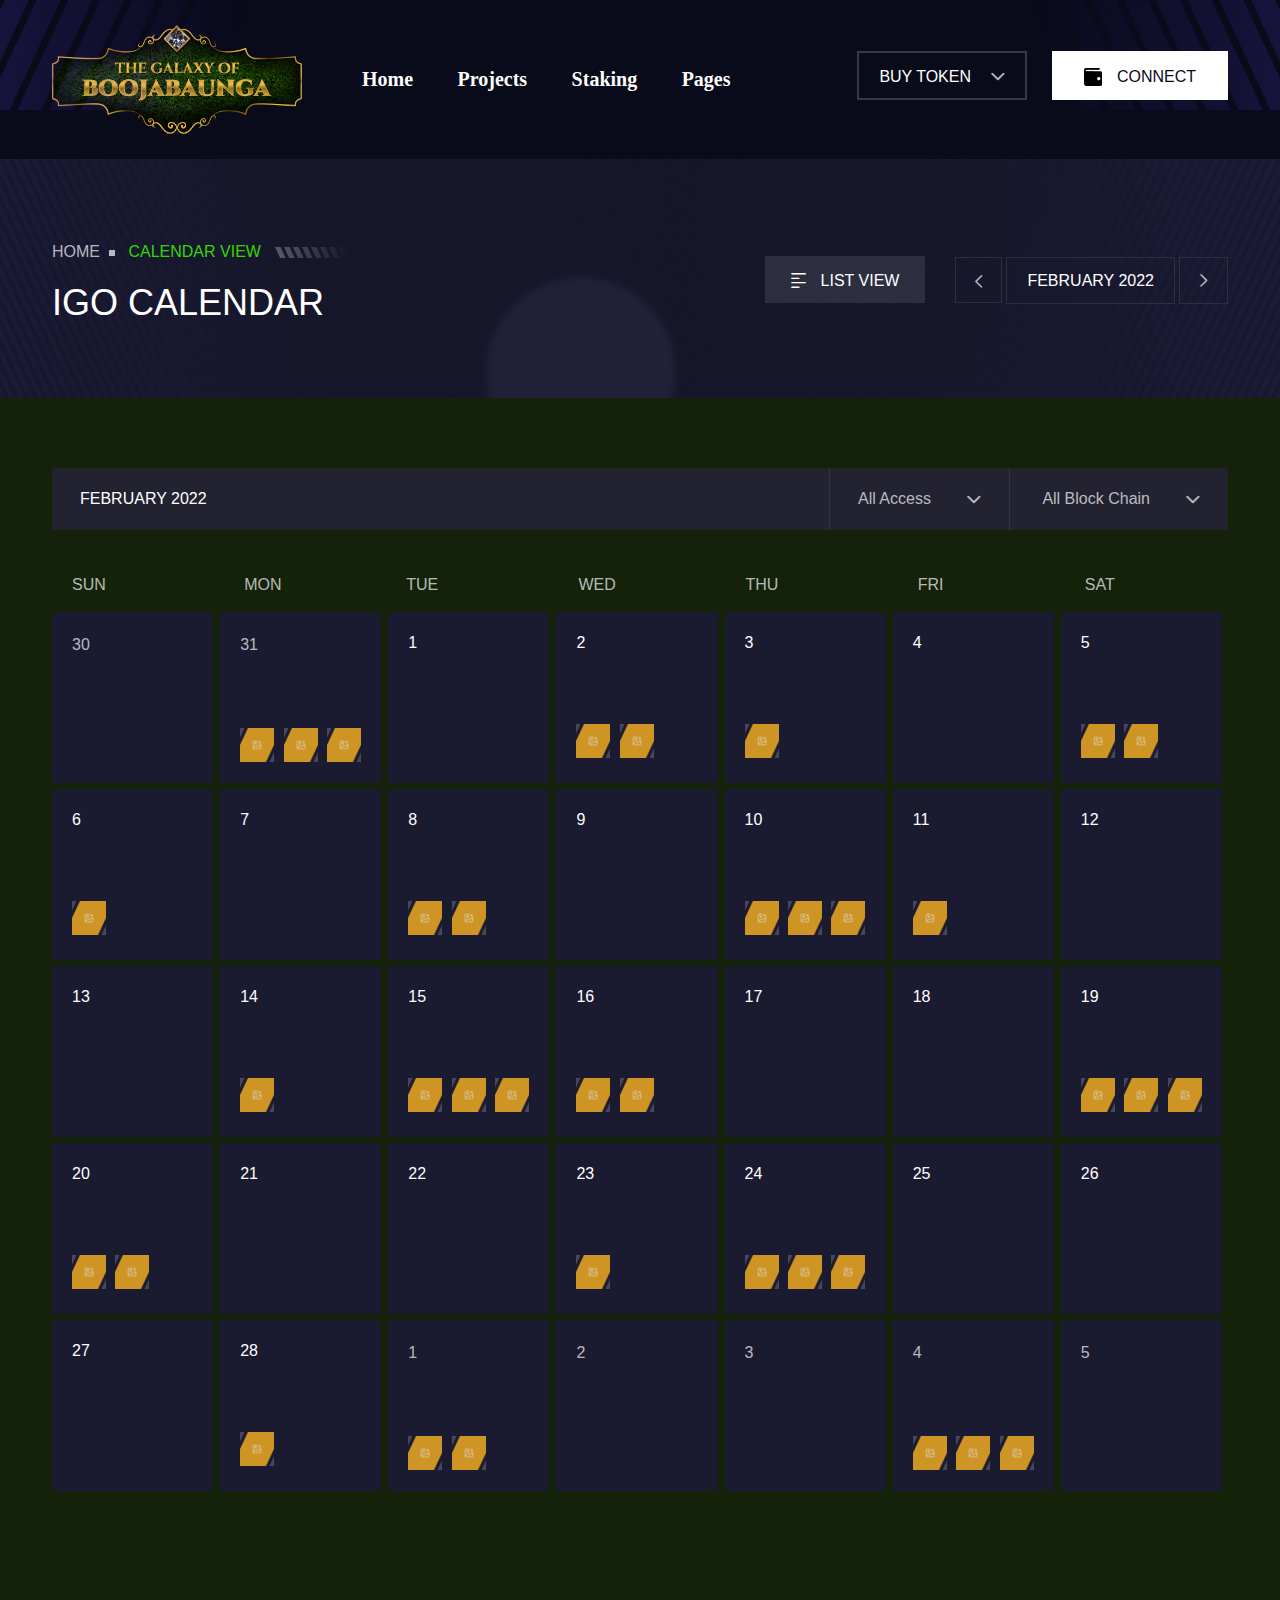
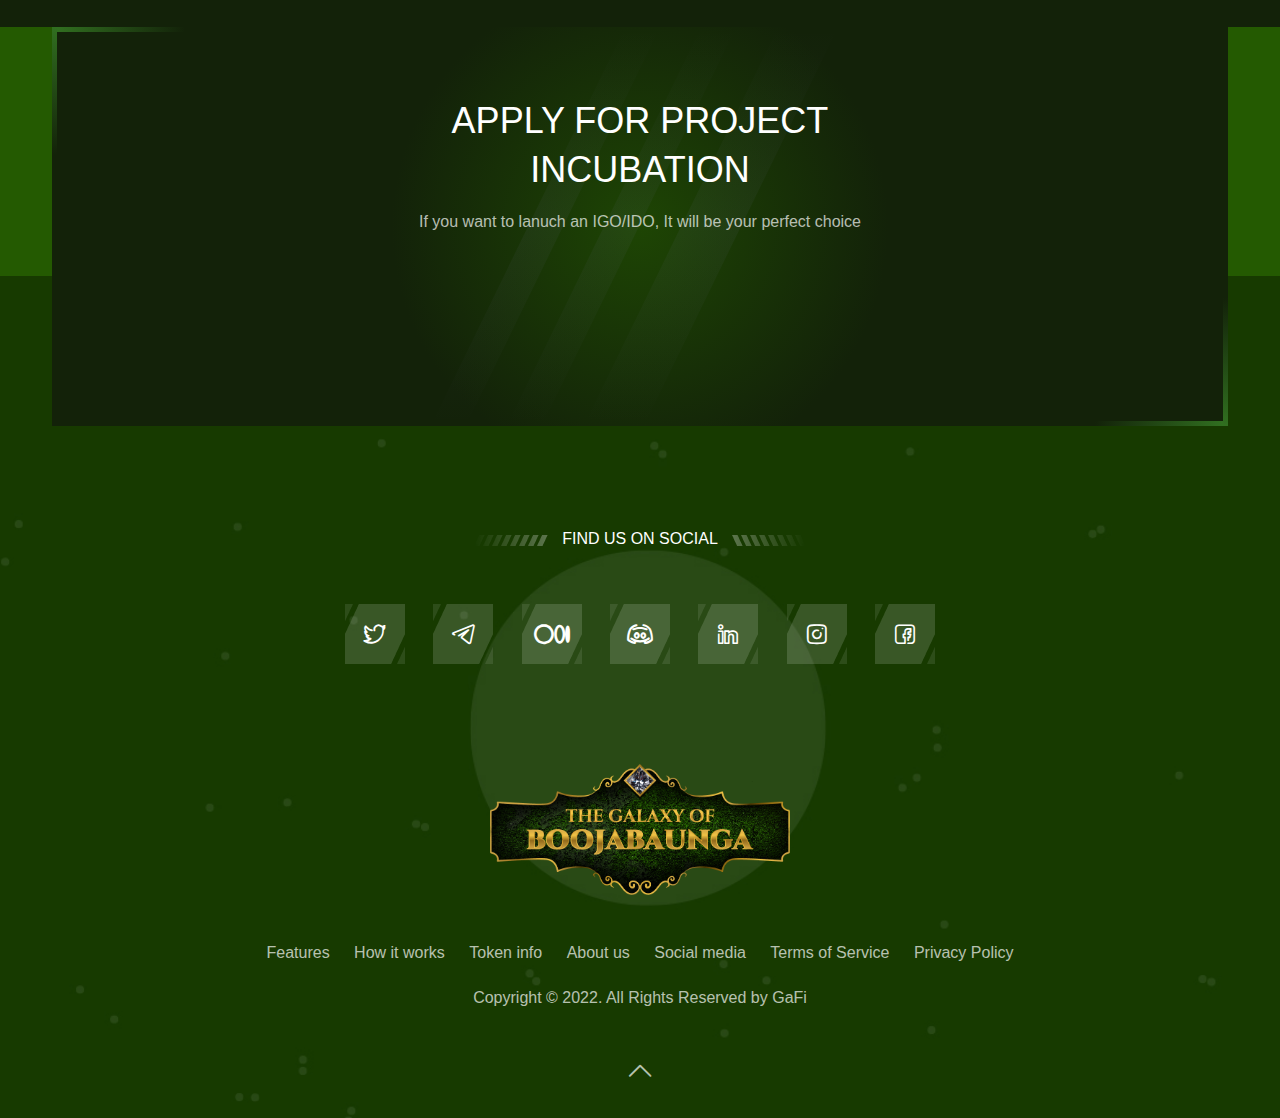
<file: calendar.html>
<!DOCTYPE html>
<html lang="zxx">
    <head>
        <!-- meta tag -->
        <meta charset="utf-8" />
        <title>GamFi - Metaverse Web3 IGO/IDO Token Launchpad HTML5 Template</title>
        <meta name="description" content="" />
        <!-- responsive tag -->
        <meta http-equiv="x-ua-compatible" content="ie=edge" />
        <meta name="viewport" content="width=device-width, initial-scale=1" />
        <!-- favicon -->
        <link rel="apple-touch-icon" href="apple-touch-icon.png" />
        <link rel="shortcut icon" type="image/x-icon" href="assets/images/fav.png" />
        <!-- Bootstrap v4.4.1 css -->
        <link rel="stylesheet" type="text/css" href="assets/css/bootstrap.min.css" />
        <!-- animate css -->
        <link rel="stylesheet" type="text/css" href="assets/css/animate.css" />
        <!-- magnific css -->
        <link rel="stylesheet" type="text/css" href="assets/css/magnific-popup.css" />
        <!-- owl.carousel css -->
        <link rel="stylesheet" type="text/css" href="assets/css/owl.carousel.css" />
        <!-- off canvas css -->
        <link rel="stylesheet" type="text/css" href="assets/css/off-canvas.css" />
        <!-- flaticon css  -->
        <link rel="stylesheet" type="text/css" href="assets/css/ico-moon-fonts.css" />
        <!-- spacing css -->
        <link rel="stylesheet" type="text/css" href="assets/css/sc-spacing.css" />
        <!-- style css -->
        <link rel="stylesheet" type="text/css" href="assets/css/style.css" />
        <!-- responsive css -->
        <link rel="stylesheet" type="text/css" href="assets/css/responsive.css" />
    </head>
    <body>
        <!--Preloader area start here-->
        <section class="loader_first">
            <div class="circular-spinner"></div>
        </section>
        <!--Preloader area End here-->

        <!--Header Start-->
        <header id="gamfi-header" class="gamfi-header-section default-header">
            <div class="menu-area menu-sticky">
                <div class="container">
                    <div class="heaader-inner-area d-flex justify-content-between align-items-center">
                        <div class="gamfi-logo-area d-flex justify-content-between align-items-center">
                            <div class="logo">
                                <a href="index.html"><img src="assets/images/logo.png" alt="logo" width=250px /></a>
                            </div>
                            <div class="header-menu">
                                <ul class="nav-menu">
                                    <li><a href="index.html">Home</a></li>
                                    <li><a href="project.html">Projects</a>
                                        <ul class="sub-menu">
                                            <li><a href="project.html">Projects List</a></li>
                                            <li><a href="explore.html">Projects Grid</a></li>
                                            <li><a href="calendar.html">Project Calendar</a></li>
                                            <li><a href="project-details.html">Project Details</a></li>
                                        </ul>
                                    </li>
                                    <li><a href="staking.html">Staking</a>
                                        <ul class="sub-menu">
                                            <li><a href="staking.html">Staking 1</a></li>
                                            <li><a href="staking-2.html">Staking 2</a></li>
                                        </ul>
                                    </li>
                                    <li><a href="#">Pages</a>
                                        <ul class="sub-menu">
                                            <li class="menu-item-has-children"><a href="kyc_process.html">KYC Process</a>
                                                <ul class="sub-menu">
                                                    <li><a href="kyc_process.html">KYC Step 1</a></li>
                                                    <li><a href="kyc_process-Step2.html">KYC Step 2</a></li>
                                                    <li><a href="kyc_process-Step3.html">KYC Step 3</a></li>
                                                </ul>
                                            </li>
                                            <li class="menu-item-has-children"><a href="signin.html">Auth Pages</a>
                                                <ul class="sub-menu">
                                                    <li><a href="signUp.html">Sign Up</a></li>
                                                    <li><a href="signin.html">Sign In</a></li>
                                                    <li><a href="Forget-Password.html">Forgot Password</a></li>
                                                </ul>
                                            </li>
                                            <li><a href="farm.html">Farming</a></li>
                                            <li><a href="leaderboard.html">Leaderboard</a></li>
                                            <li><a href="igo-ranking.html">IGO Ranking</a></li>
                                            <li><a href="roadMap.html">Roadmap</a></li>
                                            <li><a href="teamdetails.html">Team Details</a></li>
                                            <li><a href="Get-In-touch.html">Contact Us</a></li>
                                            <li><a href="igo-apply.html">Apply For IGO</a></li>
                                        </ul>
                                    </li>
                                </ul>
                            </div>
                        </div>
                        <div class="gamfi-btn-area">
                            <ul>
                                <li>
                                    <a id="nav-expander" class="nav-expander bar" href="#">
                                        <div class="bar">
                                            <span class="dot1"></span>
                                            <span class="dot2"></span>
                                            <span class="dot3"></span>
                                        </div>
                                    </a>
                                </li>
                                <li class="buy-token">
                                    <a class="readon black-shape" href="#">
                                        <span class="btn-text">Buy Token </span>
                                        <i class="icon-arrow_down"></i>
                                        <span class="hover-shape1"></span>
                                        <span class="hover-shape2"></span>
                                        <span class="hover-shape3"></span>
                                    </a>
                                    <ul>
                                        <li><a href="#"><img src="assets/images/icons/pancake.png" alt="pancake"> PancakeSwap</a></li>
                                        <li><a href="#"><img src="assets/images/icons/uniswap.png" alt="uniswap"> UniSwap</a></li>
                                        <li><a href="#"><img src="assets/images/icons/market.png" alt="market"> CoinMarketCap</a></li>
                                        <li><a href="#"><img src="assets/images/icons/gate.png" alt="gate"> Gate.io</a></li>
                                    </ul>
                                </li>
                                <li>
                                    <button type="button" class="readon white-btn hover-shape" data-bs-toggle="modal" data-bs-target="#exampleModal"><img src="assets/images/icons/connect.png" alt="Icon"> 
                                        <span class="btn-text">Connect </span>
                                        <span class="hover-shape1"></span>
                                        <span class="hover-shape2"></span>
                                        <span class="hover-shape3"></span>
                                    </button>
                                </li>
                            </ul>
                        </div>
                    </div>
                </div>
            </div>
            <!-- Canvas Mobile Menu start -->
            <nav class="right_menu_togle mobile-navbar-menu" id="mobile-navbar-menu">
                <div class="close-btn">
                    <a id="nav-close2" class="nav-close">
                        <div class="line">
                            <span class="line1"></span>
                            <span class="line2"></span>
                        </div>
                    </a>
                </div>
                <div class="sidebar-logo mb-30">
                    <a href="index.html"><img src="assets/images/logo-dark.png" alt=""></a>
                </div>
                <ul class="nav-menu">
                    <li class="current-menu-item"><a href="index.html">Home</a></li>
                    <li><a href="project.html">Projects</a>
                        <ul class="sub-menu">
                            <li><a href="project.html">Projects List</a></li>
                            <li><a href="explore.html">Projects Grid</a></li>
                            <li><a href="calendar.html">Project Calendar</a></li>
                            <li><a href="project-details.html">Project Details</a></li>
                        </ul>
                    </li>
                    <li><a href="staking.html">Staking</a>
                        <ul class="sub-menu">
                            <li><a href="staking.html">Staking 1</a></li>
                            <li><a href="staking-2.html">Staking 2</a></li>
                        </ul>
                    </li>
                    <li class="menu-item-has-children">
                        <a href="#">Pages</a>
                        <ul class="sub-menu">
                            <li class="menu-item-has-children"><a href="project.html">Explore Projects</a>
                                <ul class="sub-menu">
                                    <li><a href="project.html">Projects List</a></li>
                                    <li><a href="explore.html">Projects Grid</a></li>
                                    <li><a href="calendar.html">Project Calendar</a></li>
                                    <li><a href="project-details.html">Project Details</a></li>
                                </ul>
                            </li>
                            <li class="menu-item-has-children"><a href="signin.html">Auth Pages</a>
                                <ul class="sub-menu">
                                    <li><a href="signUp.html">Sign Up</a></li>
                                    <li><a href="signin.html">Sign In</a></li>
                                    <li><a href="Forget-Password.html">Forgot Password</a></li>
                                </ul>
                            </li>
                            <li><a href="farm.html">Farming</a></li>
                            <li><a href="leaderboard.html">Leaderboard</a></li>
                            <li><a href="igo-ranking.html">IGO Ranking</a></li>
                            <li><a href="roadMap.html">Roadmap</a></li>
                            <li><a href="teamdetails.html">Team Details</a></li>
                            <li><a href="Get-In-touch.html">Contact Us</a></li>
                            <li><a href="igo-apply.html">Apply For IGO</a></li>
                        </ul>
                    </li>
                    <li class="menu-item-has-children">
                        <a href="#">Buy Token</a>
                        <ul class="sub-menu">
                            <li><a href="#">PancakeSwap</a></li>
                            <li><a href="#">UniSwap</a></li>
                            <li><a href="#">CoinMarketCap</a></li>
                            <li><a href="#">Gate.io</a></li>
                        </ul>
                    </li>
                    <li>
                        <button type="button" class="readon black-shape-big connectWalletBtnforMobile" data-bs-toggle="modal" data-bs-target="#exampleModal"><img src="assets/images/icons/connect_white.png" alt="Icon">
                            <span class="btn-text">Connect </span>
                            <span class="hover-shape1"></span>
                            <span class="hover-shape2"></span>
                            <span class="hover-shape3"></span>
                        </button>
                    </li>
                </ul>
            </nav>
            <!-- Canvas Menu end -->
        </header>
        <!--Header End-->

        <!-- Breadcrumbs Section Start -->
        <div class="gamfi-breadcrumbs-section">
            <div class="container">
                <div class="row">
                    <div class="col-lg-5">
                        <div class="breadcrumbs-area sec-heading">
                            <div class="sub-inner mb-15">
                                <a class="breadcrumbs-link" href="index.html">Home</a>
                                <span class="sub-title">Calendar View</span>
                                <img class="heading-left-image" src="assets/images/icons/steps.png" alt="Steps-Image" />
                            </div>
                            <h2 class="title mb-0">IGO Calendar</h2>
                        </div>
                    </div>
                    <div class="col-lg-7 breadcrumbs-form md-mt-30">
                        <div class="btn-area">
                            <a class="readon black-shape" href="project.html">
                                <i class="icon-list"></i>
                                <span class="btn-text">List View</span>
                                <span class="hover-shape1"></span>
                                <span class="hover-shape2"></span>
                                <span class="hover-shape3"></span>
                            </a>
                        </div>
                        <div class="gamfi-navigation ml-30 md-ml-0 sm-mt-20">
                            <ul>
                                <li><a href="#"><i class="icon-Vector"></i></a></li>
                                <li>
                                    <a class="black-shape" href="#">
                                        <span class="btn-text">February 2022</span>
                                        <span class="hover-shape1"></span>
                                        <span class="hover-shape2"></span>
                                        <span class="hover-shape3"></span>
                                    </a>
                                </li>
                                <li><a href="#"><i class="icon-arrow_right"></i></a></li>
                            </ul>
                        </div>
                    </div>
                </div>
            </div>
        </div>
        <!-- Breadcrumbs  Section End -->

        <!-- Previous Section Start -->
        <div class="gamfi-previous-section pt-70 pb-130 md-pb-50">
            <div class="container">
                <div class="project-menu-area d-flex align-items-center justify-content-between">
                    <div class="project-left-menu ">
                        <ul class="nav" id="myTab" role="tablist">
                            <li class="nav-item border-none" role="presentation">
                                <button class="tab-link calendar-date-text" type="button">February 2022</button>
                            </li>
                        </ul>
                    </div>
                    <div class="project-right-menu">
                        <ul class="al-access-menu">
                            <li class="access"><a href="#">All Access</a>
                                <ul class="sub-menu">
                                    <li><a href="#">All Access</a></li>
                                    <li><a href="#">Public</a></li>
                                    <li><a href="#">Private</a></li>
                                    <li><a href="#">Community</a></li>
                                </ul>
                            </li>
                            <li class="block"><a href="#">All Block Chain</a>
                                <ul class="sub-menu">
                                    <li><a href="#"><img src="assets/images/project/previous-image.png" alt="icon"> Binance (BSC)</a></li>
                                    <li><a href="#"><img src="assets/images/project/previous-image2.png" alt="icon"> Ethereum (ETH)</a></li>
                                    <li><a href="#"><img src="assets/images/project/previous-image3.png" alt="icon"> Polygon</a></li>
                                    <li><a href="#"><img src="assets/images/project/chain.png" alt="icon"> All Block Chain</a></li>
                                </ul>
                            </li>
                        </ul>
                    </div>
                </div>
                <div class="row align-items-center">
                    <div class="col-md-12">
                        <div class="previous-mainmenu mb-15">
                            <ul class="menu-list date-menu">
                                <li class="date-list date_1">Sun</li>
                                <li class="date-list date_2">Mon</li>
                                <li class="date-list date_3">Tue</li>
                                <li class="date-list date_4">Wed</li>
                                <li class="date-list date_5">Thu</li>
                                <li class="date-list date_6">Fri</li>
                                <li class="date-list date_7">Sat</li>
                            </ul>
                        </div>
                    </div>
                </div>
                <div class="gamfi-calendar-list">
                    <div class="calender-date">
                        <span>30</span>
                    </div>
                    <div class="calender-date">
                        <span>31</span>
                        <ul class="date-image">
                            <li>
                                <div class="calender-image-area">
                                    <img src="assets/images/project/date-1.png" alt="date">
                                    <div class="project-item active-shape">
                                        <div class="project-info d-flex">
                                            <img src="assets/images/project/project-image.png" alt="Project-Image">
                                            <div class="project-auother">
                                                <h4 class="mb-10"><a href="project-details.html">Galaxy War</a></h4>
                                                <div class="dsc">price (GAC) = 0.59 BUSD</div>
                                            </div>
                                        </div>
                                        <div class="project-content">
                                            <div class="project-header d-flex justify-content-between">
                                                <div class="heading-title">
                                                    <h4>05 Days Left</h4>
                                                </div>
                                                <div class="project-icon">
                                                    <img src="assets/images/project/project-single-image.png" alt="Project-Image">
                                                </div>
                                            </div>
                                            <div class="project-media">
                                                <ul class="project-listing">
                                                    <li>Min allocation <span>0.33 BUSD</span></li>
                                                    <li>Max allocation <span>900.00 BUSD</span></li>
                                                    <li>Targeted raise <span>200,000 BUSD</span></li>
                                                    <li>Access type <span>Public</span></li>
                                                    <li class="social-share">
                                                        Social
                                                        <ul class="social-icon-list">
                                                            <li><a href="#"><i class="icon-telegram"></i></a></li>
                                                            <li><a href="#"><i class="icon-twitter"></i></a></li>
                                                            <li><a href="#"><i class="icon-discord"></i></a></li>
                                                            <li><a href="#"><i class="icon-medium"></i></a></li>
                                                            <li><a href="#"><i class="icon-world"></i></a></li>
                                                        </ul>
                                                    </li>
                                                </ul>
                                            </div>
                                        </div>
                                        <span class="border-shadow shadow-1"></span>
                                        <span class="border-shadow shadow-2"></span>
                                        <span class="border-shadow shadow-3"></span>
                                        <span class="border-shadow shadow-4"></span>
                                    </div>
                                </div>
                            </li>
                            <li>
                                <div class="calender-image-area">
                                    <img src="assets/images/project/date-2.png" alt="date">
                                    <div class="project-item active-shape">
                                        <div class="project-info d-flex">
                                            <img src="assets/images/project/project-image4.png" alt="Project-Image">
                                            <div class="project-auother">
                                                <h4 class="mb-10"><a href="project-details.html">Galaxy War</a></h4>
                                                <div class="dsc">price (GAC) = 0.59 BUSD</div>
                                            </div>
                                        </div>
                                        <div class="project-content">
                                            <div class="project-header d-flex justify-content-between">
                                                <div class="heading-title">
                                                    <h4>05 Days Left</h4>
                                                </div>
                                                <div class="project-icon">
                                                    <img src="assets/images/project/project-single-image2.png" alt="Project-Image">
                                                </div>
                                            </div>
                                            <div class="project-media">
                                                <ul class="project-listing">
                                                    <li>Min allocation <span>0.33 BUSD</span></li>
                                                    <li>Max allocation <span>900.00 BUSD</span></li>
                                                    <li>Targeted raise <span>200,000 BUSD</span></li>
                                                    <li>Access type <span>Public</span></li>
                                                    <li class="social-share">
                                                        Social
                                                        <ul class="social-icon-list">
                                                            <li><a href="#"><i class="icon-telegram"></i></a></li>
                                                            <li><a href="#"><i class="icon-twitter"></i></a></li>
                                                            <li><a href="#"><i class="icon-discord"></i></a></li>
                                                            <li><a href="#"><i class="icon-medium"></i></a></li>
                                                            <li><a href="#"><i class="icon-world"></i></a></li>
                                                        </ul>
                                                    </li>
                                                </ul>
                                            </div>
                                        </div>
                                        <span class="border-shadow shadow-1"></span>
                                        <span class="border-shadow shadow-2"></span>
                                        <span class="border-shadow shadow-3"></span>
                                        <span class="border-shadow shadow-4"></span>
                                    </div>
                                </div>
                            </li>
                            <li>
                                <div class="calender-image-area">
                                    <img src="assets/images/project/date-3.png" alt="date">
                                    <div class="project-item active-shape">
                                        <div class="project-info d-flex">
                                            <img src="assets/images/project/project-image3.png" alt="Project-Image">
                                            <div class="project-auother">
                                                <h4 class="mb-10"><a href="project-details.html">Galaxy War</a></h4>
                                                <div class="dsc">price (GAC) = 0.59 BUSD</div>
                                            </div>
                                        </div>
                                        <div class="project-content">
                                            <div class="project-header d-flex justify-content-between">
                                                <div class="heading-title">
                                                    <h4>05 Days Left</h4>
                                                </div>
                                                <div class="project-icon">
                                                    <img src="assets/images/project/project-single-image3.png" alt="Project-Image">
                                                </div>
                                            </div>
                                            <div class="project-media">
                                                <ul class="project-listing">
                                                    <li>Min allocation <span>0.33 BUSD</span></li>
                                                    <li>Max allocation <span>900.00 BUSD</span></li>
                                                    <li>Targeted raise <span>200,000 BUSD</span></li>
                                                    <li>Access type <span>Public</span></li>
                                                    <li class="social-share">
                                                        Social
                                                        <ul class="social-icon-list">
                                                            <li><a href="#"><i class="icon-telegram"></i></a></li>
                                                            <li><a href="#"><i class="icon-twitter"></i></a></li>
                                                            <li><a href="#"><i class="icon-discord"></i></a></li>
                                                            <li><a href="#"><i class="icon-medium"></i></a></li>
                                                            <li><a href="#"><i class="icon-world"></i></a></li>
                                                        </ul>
                                                    </li>
                                                </ul>
                                            </div>
                                        </div>
                                        <span class="border-shadow shadow-1"></span>
                                        <span class="border-shadow shadow-2"></span>
                                        <span class="border-shadow shadow-3"></span>
                                        <span class="border-shadow shadow-4"></span>
                                    </div>
                                </div>
                            </li>
                        </ul>
                    </div>
                    <div class="calender-date">
                        <h5>1</h5>
                    </div>
                    <div class="calender-date">
                        <h5>2</h5>
                        <ul class="date-image">
                            <li>
                                <div class="calender-image-area">
                                    <img src="assets/images/project/date-4.png" alt="date">
                                    <div class="project-item active-shape">
                                        <div class="project-info d-flex">
                                            <img src="assets/images/project/project-image2.png" alt="Project-Image">
                                            <div class="project-auother">
                                                <h4 class="mb-10"><a href="project-details.html">Galaxy War</a></h4>
                                                <div class="dsc">price (GAC) = 0.59 BUSD</div>
                                            </div>
                                        </div>
                                        <div class="project-content">
                                            <div class="project-header d-flex justify-content-between">
                                                <div class="heading-title">
                                                    <h4>18 Days Left</h4>
                                                </div>
                                                <div class="project-icon">
                                                    <img src="assets/images/project/project-single-image4.png" alt="Project-Image">
                                                </div>
                                            </div>
                                            <div class="project-media">
                                                <ul class="project-listing">
                                                    <li>Min allocation <span>0.33 BUSD</span></li>
                                                    <li>Max allocation <span>900.00 BUSD</span></li>
                                                    <li>Targeted raise <span>200,000 BUSD</span></li>
                                                    <li>Access type <span>Public</span></li>
                                                    <li class="social-share">
                                                        Social
                                                        <ul class="social-icon-list">
                                                            <li><a href="#"><i class="icon-telegram"></i></a></li>
                                                            <li><a href="#"><i class="icon-twitter"></i></a></li>
                                                            <li><a href="#"><i class="icon-discord"></i></a></li>
                                                            <li><a href="#"><i class="icon-medium"></i></a></li>
                                                            <li><a href="#"><i class="icon-world"></i></a></li>
                                                        </ul>
                                                    </li>
                                                </ul>
                                            </div>
                                        </div>
                                        <span class="border-shadow shadow-1"></span>
                                        <span class="border-shadow shadow-2"></span>
                                        <span class="border-shadow shadow-3"></span>
                                        <span class="border-shadow shadow-4"></span>
                                    </div>
                                </div>
                            </li>
                            <li>
                                <div class="calender-image-area">
                                    <img src="assets/images/project/date-5.png" alt="date">
                                    <div class="project-item active-shape">
                                        <div class="project-info d-flex">
                                            <img src="assets/images/project/project-image6.png" alt="Project-Image">
                                            <div class="project-auother">
                                                <h4 class="mb-10"><a href="project-details.html">Galaxy War</a></h4>
                                                <div class="dsc">price (GAC) = 0.59 BUSD</div>
                                            </div>
                                        </div>
                                        <div class="project-content">
                                            <div class="project-header d-flex justify-content-between">
                                                <div class="heading-title">
                                                    <h4>04 Days Left</h4>
                                                </div>
                                                <div class="project-icon">
                                                    <img src="assets/images/project/project-single-image5.png" alt="Project-Image">
                                                </div>
                                            </div>
                                            <div class="project-media">
                                                <ul class="project-listing">
                                                    <li>Min allocation <span>0.33 BUSD</span></li>
                                                    <li>Max allocation <span>900.00 BUSD</span></li>
                                                    <li>Targeted raise <span>200,000 BUSD</span></li>
                                                    <li>Access type <span>Public</span></li>
                                                    <li class="social-share">
                                                        Social
                                                        <ul class="social-icon-list">
                                                            <li><a href="#"><i class="icon-telegram"></i></a></li>
                                                            <li><a href="#"><i class="icon-twitter"></i></a></li>
                                                            <li><a href="#"><i class="icon-discord"></i></a></li>
                                                            <li><a href="#"><i class="icon-medium"></i></a></li>
                                                            <li><a href="#"><i class="icon-world"></i></a></li>
                                                        </ul>
                                                    </li>
                                                </ul>
                                            </div>
                                        </div>
                                        <span class="border-shadow shadow-1"></span>
                                        <span class="border-shadow shadow-2"></span>
                                        <span class="border-shadow shadow-3"></span>
                                        <span class="border-shadow shadow-4"></span>
                                    </div>
                                </div>
                            </li>
                        </ul>
                    </div>
                    <div class="calender-date">
                        <h5>3</h5>
                        <ul class="date-image">
                            <li>
                                <div class="calender-image-area">
                                    <img src="assets/images/project/date-6.png" alt="date">
                                    <div class="project-item active-shape">
                                        <div class="project-info d-flex">
                                            <img src="assets/images/project/project-image2.png" alt="Project-Image">
                                            <div class="project-auother">
                                                <h4 class="mb-10"><a href="project-details.html">Galaxy War</a></h4>
                                                <div class="dsc">price (GAC) = 0.59 BUSD</div>
                                            </div>
                                        </div>
                                        <div class="project-content">
                                            <div class="project-header d-flex justify-content-between">
                                                <div class="heading-title">
                                                    <h4>15 Days Left</h4>
                                                </div>
                                                <div class="project-icon">
                                                    <img src="assets/images/project/project-single-image6.png" alt="Project-Image">
                                                </div>
                                            </div>
                                            <div class="project-media">
                                                <ul class="project-listing">
                                                    <li>Min allocation <span>0.33 BUSD</span></li>
                                                    <li>Max allocation <span>900.00 BUSD</span></li>
                                                    <li>Targeted raise <span>200,000 BUSD</span></li>
                                                    <li>Access type <span>Public</span></li>
                                                    <li class="social-share">
                                                        Social
                                                        <ul class="social-icon-list">
                                                            <li><a href="#"><i class="icon-telegram"></i></a></li>
                                                            <li><a href="#"><i class="icon-twitter"></i></a></li>
                                                            <li><a href="#"><i class="icon-discord"></i></a></li>
                                                            <li><a href="#"><i class="icon-medium"></i></a></li>
                                                            <li><a href="#"><i class="icon-world"></i></a></li>
                                                        </ul>
                                                    </li>
                                                </ul>
                                            </div>
                                        </div>
                                        <span class="border-shadow shadow-1"></span>
                                        <span class="border-shadow shadow-2"></span>
                                        <span class="border-shadow shadow-3"></span>
                                        <span class="border-shadow shadow-4"></span>
                                    </div>
                                </div>
                            </li>
                        </ul>
                    </div>
                    <div class="calender-date">
                        <h5>4</h5>
                    </div>
                    <div class="calender-date">
                         <h5>5</h5>
                        <ul class="date-image">
                            <li>
                                <div class="calender-image-area">
                                    <img src="assets/images/project/date-7.png" alt="date">
                                    <div class="project-item active-shape">
                                        <div class="project-info d-flex">
                                            <img src="assets/images/project/project-image.png" alt="Project-Image">
                                            <div class="project-auother">
                                                <h4 class="mb-10"><a href="project-details.html">Galaxy War</a></h4>
                                                <div class="dsc">price (GAC) = 0.59 BUSD</div>
                                            </div>
                                        </div>
                                        <div class="project-content">
                                            <div class="project-header d-flex justify-content-between">
                                                <div class="heading-title">
                                                    <h4>06 Days Left</h4>
                                                </div>
                                                <div class="project-icon">
                                                    <img src="assets/images/project/project-single-image3.png" alt="Project-Image">
                                                </div>
                                            </div>
                                            <div class="project-media">
                                                <ul class="project-listing">
                                                    <li>Min allocation <span>0.33 BUSD</span></li>
                                                    <li>Max allocation <span>900.00 BUSD</span></li>
                                                    <li>Targeted raise <span>200,000 BUSD</span></li>
                                                    <li>Access type <span>Public</span></li>
                                                    <li class="social-share">
                                                        Social
                                                        <ul class="social-icon-list">
                                                            <li><a href="#"><i class="icon-telegram"></i></a></li>
                                                            <li><a href="#"><i class="icon-twitter"></i></a></li>
                                                            <li><a href="#"><i class="icon-discord"></i></a></li>
                                                            <li><a href="#"><i class="icon-medium"></i></a></li>
                                                            <li><a href="#"><i class="icon-world"></i></a></li>
                                                        </ul>
                                                    </li>
                                                </ul>
                                            </div>
                                        </div>
                                        <span class="border-shadow shadow-1"></span>
                                        <span class="border-shadow shadow-2"></span>
                                        <span class="border-shadow shadow-3"></span>
                                        <span class="border-shadow shadow-4"></span>
                                    </div>
                                </div>
                            </li>
                            <li>
                                <div class="calender-image-area">
                                    <img src="assets/images/project/date-8.png" alt="date">
                                    <div class="project-item active-shape">
                                        <div class="project-info d-flex">
                                            <img src="assets/images/project/project-image3.png" alt="Project-Image">
                                            <div class="project-auother">
                                                <h4 class="mb-10"><a href="project-details.html">Galaxy War</a></h4>
                                                <div class="dsc">price (GAC) = 0.59 BUSD</div>
                                            </div>
                                        </div>
                                        <div class="project-content">
                                            <div class="project-header d-flex justify-content-between">
                                                <div class="heading-title">
                                                    <h4>18 Days Left</h4>
                                                </div>
                                                <div class="project-icon">
                                                    <img src="assets/images/project/project-single-image5.png" alt="Project-Image">
                                                </div>
                                            </div>
                                            <div class="project-media">
                                                <ul class="project-listing">
                                                    <li>Min allocation <span>0.33 BUSD</span></li>
                                                    <li>Max allocation <span>900.00 BUSD</span></li>
                                                    <li>Targeted raise <span>200,000 BUSD</span></li>
                                                    <li>Access type <span>Public</span></li>
                                                    <li class="social-share">
                                                        Social
                                                        <ul class="social-icon-list">
                                                            <li><a href="#"><i class="icon-telegram"></i></a></li>
                                                            <li><a href="#"><i class="icon-twitter"></i></a></li>
                                                            <li><a href="#"><i class="icon-discord"></i></a></li>
                                                            <li><a href="#"><i class="icon-medium"></i></a></li>
                                                            <li><a href="#"><i class="icon-world"></i></a></li>
                                                        </ul>
                                                    </li>
                                                </ul>
                                            </div>
                                        </div>
                                        <span class="border-shadow shadow-1"></span>
                                        <span class="border-shadow shadow-2"></span>
                                        <span class="border-shadow shadow-3"></span>
                                        <span class="border-shadow shadow-4"></span>
                                    </div>
                                </div>
                            </li>
                        </ul>
                    </div>
                    <div class="calender-date">
                        <h5>6</h5>
                        <ul class="date-image">
                            <li>
                                <div class="calender-image-area">
                                    <img src="assets/images/project/date.png" alt="date">
                                    <div class="project-item active-shape">
                                        <div class="project-info d-flex">
                                            <img src="assets/images/project/project-image6.png" alt="Project-Image">
                                            <div class="project-auother">
                                                <h4 class="mb-10"><a href="project-details.html">Galaxy War</a></h4>
                                                <div class="dsc">price (GAC) = 0.59 BUSD</div>
                                            </div>
                                        </div>
                                        <div class="project-content">
                                            <div class="project-header d-flex justify-content-between">
                                                <div class="heading-title">
                                                    <h4>13 Days Left</h4>
                                                </div>
                                                <div class="project-icon">
                                                    <img src="assets/images/project/project-single-image.png" alt="Project-Image">
                                                </div>
                                            </div>
                                            <div class="project-media">
                                                <ul class="project-listing">
                                                    <li>Min allocation <span>0.33 BUSD</span></li>
                                                    <li>Max allocation <span>900.00 BUSD</span></li>
                                                    <li>Targeted raise <span>200,000 BUSD</span></li>
                                                    <li>Access type <span>Public</span></li>
                                                    <li class="social-share">
                                                        Social
                                                        <ul class="social-icon-list">
                                                            <li><a href="#"><i class="icon-telegram"></i></a></li>
                                                            <li><a href="#"><i class="icon-twitter"></i></a></li>
                                                            <li><a href="#"><i class="icon-discord"></i></a></li>
                                                            <li><a href="#"><i class="icon-medium"></i></a></li>
                                                            <li><a href="#"><i class="icon-world"></i></a></li>
                                                        </ul>
                                                    </li>
                                                </ul>
                                            </div>
                                        </div>
                                        <span class="border-shadow shadow-1"></span>
                                        <span class="border-shadow shadow-2"></span>
                                        <span class="border-shadow shadow-3"></span>
                                        <span class="border-shadow shadow-4"></span>
                                    </div>
                                </div>
                            </li>
                        </ul>
                    </div>
                    <div class="calender-date">
                        <h5>7</h5>
                    </div>
                    <div class="calender-date">
                        <h5>8</h5>
                        <ul class="date-image">
                            <li>
                                <div class="calender-image-area">
                                    <img src="assets/images/project/date-9.png" alt="date">
                                    <div class="project-item active-shape">
                                        <div class="project-info d-flex">
                                            <img src="assets/images/project/project-image3.png" alt="Project-Image">
                                            <div class="project-auother">
                                                <h4 class="mb-10"><a href="project-details.html">Galaxy War</a></h4>
                                                <div class="dsc">price (GAC) = 0.59 BUSD</div>
                                            </div>
                                        </div>
                                        <div class="project-content">
                                            <div class="project-header d-flex justify-content-between">
                                                <div class="heading-title">
                                                    <h4>16 Days Left</h4>
                                                </div>
                                                <div class="project-icon">
                                                    <img src="assets/images/project/project-single-image2.png" alt="Project-Image">
                                                </div>
                                            </div>
                                            <div class="project-media">
                                                <ul class="project-listing">
                                                    <li>Min allocation <span>0.33 BUSD</span></li>
                                                    <li>Max allocation <span>900.00 BUSD</span></li>
                                                    <li>Targeted raise <span>200,000 BUSD</span></li>
                                                    <li>Access type <span>Public</span></li>
                                                    <li class="social-share">
                                                        Social
                                                        <ul class="social-icon-list">
                                                            <li><a href="#"><i class="icon-telegram"></i></a></li>
                                                            <li><a href="#"><i class="icon-twitter"></i></a></li>
                                                            <li><a href="#"><i class="icon-discord"></i></a></li>
                                                            <li><a href="#"><i class="icon-medium"></i></a></li>
                                                            <li><a href="#"><i class="icon-world"></i></a></li>
                                                        </ul>
                                                    </li>
                                                </ul>
                                            </div>
                                        </div>
                                        <span class="border-shadow shadow-1"></span>
                                        <span class="border-shadow shadow-2"></span>
                                        <span class="border-shadow shadow-3"></span>
                                        <span class="border-shadow shadow-4"></span>
                                    </div>
                                </div>
                            </li>
                            <li>
                                <div class="calender-image-area">
                                    <img src="assets/images/project/date-10.png" alt="date">
                                    <div class="project-item active-shape">
                                        <div class="project-info d-flex">
                                            <img src="assets/images/project/project-image.png" alt="Project-Image">
                                            <div class="project-auother">
                                                <h4 class="mb-10"><a href="project-details.html">Galaxy War</a></h4>
                                                <div class="dsc">price (GAC) = 0.59 BUSD</div>
                                            </div>
                                        </div>
                                        <div class="project-content">
                                            <div class="project-header d-flex justify-content-between">
                                                <div class="heading-title">
                                                    <h4>19 Days Left</h4>
                                                </div>
                                                <div class="project-icon">
                                                    <img src="assets/images/project/project-single-image6.png" alt="Project-Image">
                                                </div>
                                            </div>
                                            <div class="project-media">
                                                <ul class="project-listing">
                                                    <li>Min allocation <span>0.33 BUSD</span></li>
                                                    <li>Max allocation <span>900.00 BUSD</span></li>
                                                    <li>Targeted raise <span>200,000 BUSD</span></li>
                                                    <li>Access type <span>Public</span></li>
                                                    <li class="social-share">
                                                        Social
                                                        <ul class="social-icon-list">
                                                            <li><a href="#"><i class="icon-telegram"></i></a></li>
                                                            <li><a href="#"><i class="icon-twitter"></i></a></li>
                                                            <li><a href="#"><i class="icon-discord"></i></a></li>
                                                            <li><a href="#"><i class="icon-medium"></i></a></li>
                                                            <li><a href="#"><i class="icon-world"></i></a></li>
                                                        </ul>
                                                    </li>
                                                </ul>
                                            </div>
                                        </div>
                                        <span class="border-shadow shadow-1"></span>
                                        <span class="border-shadow shadow-2"></span>
                                        <span class="border-shadow shadow-3"></span>
                                        <span class="border-shadow shadow-4"></span>
                                    </div>
                                </div>
                            </li>
                        </ul>
                    </div>
                    <div class="calender-date">
                        <h5>9</h5>
                    </div>
                    <div class="calender-date">
                        <h5>10</h5>
                        <ul class="date-image">
                            <li>
                                <div class="calender-image-area">
                                    <img src="assets/images/project/date-11.png" alt="date">
                                    <div class="project-item active-shape">
                                        <div class="project-info d-flex">
                                            <img src="assets/images/project/project-image5.png" alt="Project-Image">
                                            <div class="project-auother">
                                                <h4 class="mb-10"><a href="project-details.html">Galaxy War</a></h4>
                                                <div class="dsc">price (GAC) = 0.59 BUSD</div>
                                            </div>
                                        </div>
                                        <div class="project-content">
                                            <div class="project-header d-flex justify-content-between">
                                                <div class="heading-title">
                                                    <h4>21 Days Left</h4>
                                                </div>
                                                <div class="project-icon">
                                                    <img src="assets/images/project/project-single-image.png" alt="Project-Image">
                                                </div>
                                            </div>
                                            <div class="project-media">
                                                <ul class="project-listing">
                                                    <li>Min allocation <span>0.33 BUSD</span></li>
                                                    <li>Max allocation <span>900.00 BUSD</span></li>
                                                    <li>Targeted raise <span>200,000 BUSD</span></li>
                                                    <li>Access type <span>Public</span></li>
                                                    <li class="social-share">
                                                        Social
                                                        <ul class="social-icon-list">
                                                            <li><a href="#"><i class="icon-telegram"></i></a></li>
                                                            <li><a href="#"><i class="icon-twitter"></i></a></li>
                                                            <li><a href="#"><i class="icon-discord"></i></a></li>
                                                            <li><a href="#"><i class="icon-medium"></i></a></li>
                                                            <li><a href="#"><i class="icon-world"></i></a></li>
                                                        </ul>
                                                    </li>
                                                </ul>
                                            </div>
                                        </div>
                                        <span class="border-shadow shadow-1"></span>
                                        <span class="border-shadow shadow-2"></span>
                                        <span class="border-shadow shadow-3"></span>
                                        <span class="border-shadow shadow-4"></span>
                                    </div>
                                </div>
                            </li>
                            <li>
                                <div class="calender-image-area">
                                    <img src="assets/images/project/date-12.png" alt="date">
                                    <div class="project-item active-shape">
                                        <div class="project-info d-flex">
                                            <img src="assets/images/project/project-image4.png" alt="Project-Image">
                                            <div class="project-auother">
                                                <h4 class="mb-10"><a href="project-details.html">Galaxy War</a></h4>
                                                <div class="dsc">price (GAC) = 0.59 BUSD</div>
                                            </div>
                                        </div>
                                        <div class="project-content">
                                            <div class="project-header d-flex justify-content-between">
                                                <div class="heading-title">
                                                    <h4>17 Days Left</h4>
                                                </div>
                                                <div class="project-icon">
                                                    <img src="assets/images/project/project-single-image3.png" alt="Project-Image">
                                                </div>
                                            </div>
                                            <div class="project-media">
                                                <ul class="project-listing">
                                                    <li>Min allocation <span>0.33 BUSD</span></li>
                                                    <li>Max allocation <span>900.00 BUSD</span></li>
                                                    <li>Targeted raise <span>200,000 BUSD</span></li>
                                                    <li>Access type <span>Public</span></li>
                                                    <li class="social-share">
                                                        Social
                                                        <ul class="social-icon-list">
                                                            <li><a href="#"><i class="icon-telegram"></i></a></li>
                                                            <li><a href="#"><i class="icon-twitter"></i></a></li>
                                                            <li><a href="#"><i class="icon-discord"></i></a></li>
                                                            <li><a href="#"><i class="icon-medium"></i></a></li>
                                                            <li><a href="#"><i class="icon-world"></i></a></li>
                                                        </ul>
                                                    </li>
                                                </ul>
                                            </div>
                                        </div>
                                        <span class="border-shadow shadow-1"></span>
                                        <span class="border-shadow shadow-2"></span>
                                        <span class="border-shadow shadow-3"></span>
                                        <span class="border-shadow shadow-4"></span>
                                    </div>
                                </div> 
                            </li>
                            <li>
                                <div class="calender-image-area">
                                    <img src="assets/images/project/date-13.png" alt="date">
                                    <div class="project-item active-shape">
                                        <div class="project-info d-flex">
                                            <img src="assets/images/project/project-image5.png" alt="Project-Image">
                                            <div class="project-auother">
                                                <h4 class="mb-10"><a href="project-details.html">Galaxy War</a></h4>
                                                <div class="dsc">price (GAC) = 0.59 BUSD</div>
                                            </div>
                                        </div>
                                        <div class="project-content">
                                            <div class="project-header d-flex justify-content-between">
                                                <div class="heading-title">
                                                    <h4>18 Days Left</h4>
                                                </div>
                                                <div class="project-icon">
                                                    <img src="assets/images/project/project-single-image4.png" alt="Project-Image">
                                                </div>
                                            </div>
                                            <div class="project-media">
                                                <ul class="project-listing">
                                                    <li>Min allocation <span>0.33 BUSD</span></li>
                                                    <li>Max allocation <span>900.00 BUSD</span></li>
                                                    <li>Targeted raise <span>200,000 BUSD</span></li>
                                                    <li>Access type <span>Public</span></li>
                                                    <li class="social-share">
                                                        Social
                                                        <ul class="social-icon-list">
                                                            <li><a href="#"><i class="icon-telegram"></i></a></li>
                                                            <li><a href="#"><i class="icon-twitter"></i></a></li>
                                                            <li><a href="#"><i class="icon-discord"></i></a></li>
                                                            <li><a href="#"><i class="icon-medium"></i></a></li>
                                                            <li><a href="#"><i class="icon-world"></i></a></li>
                                                        </ul>
                                                    </li>
                                                </ul>
                                            </div>
                                        </div>
                                        <span class="border-shadow shadow-1"></span>
                                        <span class="border-shadow shadow-2"></span>
                                        <span class="border-shadow shadow-3"></span>
                                        <span class="border-shadow shadow-4"></span>
                                    </div>
                                </div> 
                            </li>
                        </ul>
                    </div>
                    <div class="calender-date">
                        <h5>11</h5>
                        <ul class="date-image">
                            <li>
                                <div class="calender-image-area">
                                    <img src="assets/images/project/date-14.png" alt="date">
                                    <div class="project-item active-shape">
                                        <div class="project-info d-flex">
                                            <img src="assets/images/project/project-image6.png" alt="Project-Image">
                                            <div class="project-auother">
                                                <h4 class="mb-10"><a href="project-details.html">Galaxy War</a></h4>
                                                <div class="dsc">price (GAC) = 0.59 BUSD</div>
                                            </div>
                                        </div>
                                        <div class="project-content">
                                            <div class="project-header d-flex justify-content-between">
                                                <div class="heading-title">
                                                    <h4>09 Days Left</h4>
                                                </div>
                                                <div class="project-icon">
                                                    <img src="assets/images/project/project-single-image4.png" alt="Project-Image">
                                                </div>
                                            </div>
                                            <div class="project-media">
                                                <ul class="project-listing">
                                                    <li>Min allocation <span>0.33 BUSD</span></li>
                                                    <li>Max allocation <span>900.00 BUSD</span></li>
                                                    <li>Targeted raise <span>200,000 BUSD</span></li>
                                                    <li>Access type <span>Public</span></li>
                                                    <li class="social-share">
                                                        Social
                                                        <ul class="social-icon-list">
                                                            <li><a href="#"><i class="icon-telegram"></i></a></li>
                                                            <li><a href="#"><i class="icon-twitter"></i></a></li>
                                                            <li><a href="#"><i class="icon-discord"></i></a></li>
                                                            <li><a href="#"><i class="icon-medium"></i></a></li>
                                                            <li><a href="#"><i class="icon-world"></i></a></li>
                                                        </ul>
                                                    </li>
                                                </ul>
                                            </div>
                                        </div>
                                        <span class="border-shadow shadow-1"></span>
                                        <span class="border-shadow shadow-2"></span>
                                        <span class="border-shadow shadow-3"></span>
                                        <span class="border-shadow shadow-4"></span>
                                    </div>
                                </div> 
                            </li>
                        </ul>
                    </div>
                    <div class="calender-date">
                        <h5>12</h5>
                    </div>
                    <div class="calender-date">
                        <h5>13</h5>
                    </div>
                    <div class="calender-date">
                        <h5>14</h5>
                        <ul class="date-image">
                            <li>
                                <div class="calender-image-area">
                                    <img src="assets/images/project/date-15.png" alt="date">
                                    <div class="project-item active-shape">
                                        <div class="project-info d-flex">
                                            <img src="assets/images/project/project-image.png" alt="Project-Image">
                                            <div class="project-auother">
                                                <h4 class="mb-10"><a href="project-details.html">Galaxy War</a></h4>
                                                <div class="dsc">price (GAC) = 0.59 BUSD</div>
                                            </div>
                                        </div>
                                        <div class="project-content">
                                            <div class="project-header d-flex justify-content-between">
                                                <div class="heading-title">
                                                    <h4>18 Days Left</h4>
                                                </div>
                                                <div class="project-icon">
                                                    <img src="assets/images/project/project-single-image3.png" alt="Project-Image">
                                                </div>
                                            </div>
                                            <div class="project-media">
                                                <ul class="project-listing">
                                                    <li>Min allocation <span>0.33 BUSD</span></li>
                                                    <li>Max allocation <span>900.00 BUSD</span></li>
                                                    <li>Targeted raise <span>200,000 BUSD</span></li>
                                                    <li>Access type <span>Public</span></li>
                                                    <li class="social-share">
                                                        Social
                                                        <ul class="social-icon-list">
                                                            <li><a href="#"><i class="icon-telegram"></i></a></li>
                                                            <li><a href="#"><i class="icon-twitter"></i></a></li>
                                                            <li><a href="#"><i class="icon-discord"></i></a></li>
                                                            <li><a href="#"><i class="icon-medium"></i></a></li>
                                                            <li><a href="#"><i class="icon-world"></i></a></li>
                                                        </ul>
                                                    </li>
                                                </ul>
                                            </div>
                                        </div>
                                        <span class="border-shadow shadow-1"></span>
                                        <span class="border-shadow shadow-2"></span>
                                        <span class="border-shadow shadow-3"></span>
                                        <span class="border-shadow shadow-4"></span>
                                    </div>
                                </div> 
                            </li>
                        </ul>
                    </div>
                    <div class="calender-date">
                        <h5>15</h5>
                        <ul class="date-image">
                            <li>
                                <div class="calender-image-area">
                                    <img src="assets/images/project/date-16.png" alt="date">
                                    <div class="project-item active-shape">
                                        <div class="project-info d-flex">
                                            <img src="assets/images/project/project-image4.png" alt="Project-Image">
                                            <div class="project-auother">
                                                <h4 class="mb-10"><a href="project-details.html">Galaxy War</a></h4>
                                                <div class="dsc">price (GAC) = 0.59 BUSD</div>
                                            </div>
                                        </div>
                                        <div class="project-content">
                                            <div class="project-header d-flex justify-content-between">
                                                <div class="heading-title">
                                                    <h4>02 Days Left</h4>
                                                </div>
                                                <div class="project-icon">
                                                    <img src="assets/images/project/project-single-image.png" alt="Project-Image">
                                                </div>
                                            </div>
                                            <div class="project-media">
                                                <ul class="project-listing">
                                                    <li>Min allocation <span>0.33 BUSD</span></li>
                                                    <li>Max allocation <span>900.00 BUSD</span></li>
                                                    <li>Targeted raise <span>200,000 BUSD</span></li>
                                                    <li>Access type <span>Public</span></li>
                                                    <li class="social-share">
                                                        Social
                                                        <ul class="social-icon-list">
                                                            <li><a href="#"><i class="icon-telegram"></i></a></li>
                                                            <li><a href="#"><i class="icon-twitter"></i></a></li>
                                                            <li><a href="#"><i class="icon-discord"></i></a></li>
                                                            <li><a href="#"><i class="icon-medium"></i></a></li>
                                                            <li><a href="#"><i class="icon-world"></i></a></li>
                                                        </ul>
                                                    </li>
                                                </ul>
                                            </div>
                                        </div>
                                        <span class="border-shadow shadow-1"></span>
                                        <span class="border-shadow shadow-2"></span>
                                        <span class="border-shadow shadow-3"></span>
                                        <span class="border-shadow shadow-4"></span>
                                    </div>
                                </div> 
                            </li>
                            <li>
                                <div class="calender-image-area">
                                    <img src="assets/images/project/date-17.png" alt="date">
                                    <div class="project-item active-shape">
                                        <div class="project-info d-flex">
                                            <img src="assets/images/project/project-image5.png" alt="Project-Image">
                                            <div class="project-auother">
                                                <h4 class="mb-10"><a href="project-details.html">Galaxy War</a></h4>
                                                <div class="dsc">price (GAC) = 0.59 BUSD</div>
                                            </div>
                                        </div>
                                        <div class="project-content">
                                            <div class="project-header d-flex justify-content-between">
                                                <div class="heading-title">
                                                    <h4>20 Days Left</h4>
                                                </div>
                                                <div class="project-icon">
                                                    <img src="assets/images/project/project-single-image5.png" alt="Project-Image">
                                                </div>
                                            </div>
                                            <div class="project-media">
                                                <ul class="project-listing">
                                                    <li>Min allocation <span>0.33 BUSD</span></li>
                                                    <li>Max allocation <span>900.00 BUSD</span></li>
                                                    <li>Targeted raise <span>200,000 BUSD</span></li>
                                                    <li>Access type <span>Public</span></li>
                                                    <li class="social-share">
                                                        Social
                                                        <ul class="social-icon-list">
                                                            <li><a href="#"><i class="icon-telegram"></i></a></li>
                                                            <li><a href="#"><i class="icon-twitter"></i></a></li>
                                                            <li><a href="#"><i class="icon-discord"></i></a></li>
                                                            <li><a href="#"><i class="icon-medium"></i></a></li>
                                                            <li><a href="#"><i class="icon-world"></i></a></li>
                                                        </ul>
                                                    </li>
                                                </ul>
                                            </div>
                                        </div>
                                        <span class="border-shadow shadow-1"></span>
                                        <span class="border-shadow shadow-2"></span>
                                        <span class="border-shadow shadow-3"></span>
                                        <span class="border-shadow shadow-4"></span>
                                    </div>
                                </div>
                            </li>
                            <li>
                                <div class="calender-image-area">
                                    <img src="assets/images/project/date-18.png" alt="date">
                                    <div class="project-item active-shape">
                                        <div class="project-info d-flex">
                                            <img src="assets/images/project/project-image6.png" alt="Project-Image">
                                            <div class="project-auother">
                                                <h4 class="mb-10"><a href="project-details.html">Galaxy War</a></h4>
                                                <div class="dsc">price (GAC) = 0.59 BUSD</div>
                                            </div>
                                        </div>
                                        <div class="project-content">
                                            <div class="project-header d-flex justify-content-between">
                                                <div class="heading-title">
                                                    <h4>17 Days Left</h4>
                                                </div>
                                                <div class="project-icon">
                                                    <img src="assets/images/project/project-single-image3.png" alt="Project-Image">
                                                </div>
                                            </div>
                                            <div class="project-media">
                                                <ul class="project-listing">
                                                    <li>Min allocation <span>0.33 BUSD</span></li>
                                                    <li>Max allocation <span>900.00 BUSD</span></li>
                                                    <li>Targeted raise <span>200,000 BUSD</span></li>
                                                    <li>Access type <span>Public</span></li>
                                                    <li class="social-share">
                                                        Social
                                                        <ul class="social-icon-list">
                                                            <li><a href="#"><i class="icon-telegram"></i></a></li>
                                                            <li><a href="#"><i class="icon-twitter"></i></a></li>
                                                            <li><a href="#"><i class="icon-discord"></i></a></li>
                                                            <li><a href="#"><i class="icon-medium"></i></a></li>
                                                            <li><a href="#"><i class="icon-world"></i></a></li>
                                                        </ul>
                                                    </li>
                                                </ul>
                                            </div>
                                        </div>
                                        <span class="border-shadow shadow-1"></span>
                                        <span class="border-shadow shadow-2"></span>
                                        <span class="border-shadow shadow-3"></span>
                                        <span class="border-shadow shadow-4"></span>
                                    </div>
                                </div>
                            </li>
                        </ul>
                    </div>
                    <div class="calender-date">
                        <h5>16</h5>
                        <ul class="date-image">
                            <li>
                                <div class="calender-image-area">
                                    <img src="assets/images/project/date-19.png" alt="date">
                                    <div class="project-item active-shape">
                                        <div class="project-info d-flex">
                                            <img src="assets/images/project/project-image3.png" alt="Project-Image">
                                            <div class="project-auother">
                                                <h4 class="mb-10"><a href="project-details.html">Galaxy War</a></h4>
                                                <div class="dsc">price (GAC) = 0.59 BUSD</div>
                                            </div>
                                        </div>
                                        <div class="project-content">
                                            <div class="project-header d-flex justify-content-between">
                                                <div class="heading-title">
                                                    <h4>08 Days Left</h4>
                                                </div>
                                                <div class="project-icon">
                                                    <img src="assets/images/project/project-single-image6.png" alt="Project-Image">
                                                </div>
                                            </div>
                                            <div class="project-media">
                                                <ul class="project-listing">
                                                    <li>Min allocation <span>0.33 BUSD</span></li>
                                                    <li>Max allocation <span>900.00 BUSD</span></li>
                                                    <li>Targeted raise <span>200,000 BUSD</span></li>
                                                    <li>Access type <span>Public</span></li>
                                                    <li class="social-share">
                                                        Social
                                                        <ul class="social-icon-list">
                                                            <li><a href="#"><i class="icon-telegram"></i></a></li>
                                                            <li><a href="#"><i class="icon-twitter"></i></a></li>
                                                            <li><a href="#"><i class="icon-discord"></i></a></li>
                                                            <li><a href="#"><i class="icon-medium"></i></a></li>
                                                            <li><a href="#"><i class="icon-world"></i></a></li>
                                                        </ul>
                                                    </li>
                                                </ul>
                                            </div>
                                        </div>
                                        <span class="border-shadow shadow-1"></span>
                                        <span class="border-shadow shadow-2"></span>
                                        <span class="border-shadow shadow-3"></span>
                                        <span class="border-shadow shadow-4"></span>
                                    </div>
                                </div>
                            </li>
                            <li>
                                <div class="calender-image-area">
                                    <img src="assets/images/project/date-20.png" alt="date">
                                    <div class="project-item active-shape">
                                        <div class="project-info d-flex">
                                            <img src="assets/images/project/project-image3.png" alt="Project-Image">
                                            <div class="project-auother">
                                                <h4 class="mb-10"><a href="project-details.html">Galaxy War</a></h4>
                                                <div class="dsc">price (GAC) = 0.59 BUSD</div>
                                            </div>
                                        </div>
                                        <div class="project-content">
                                            <div class="project-header d-flex justify-content-between">
                                                <div class="heading-title">
                                                    <h4>02 Days Left</h4>
                                                </div>
                                                <div class="project-icon">
                                                    <img src="assets/images/project/project-single-image5.png" alt="Project-Image">
                                                </div>
                                            </div>
                                            <div class="project-media">
                                                <ul class="project-listing">
                                                    <li>Min allocation <span>0.33 BUSD</span></li>
                                                    <li>Max allocation <span>900.00 BUSD</span></li>
                                                    <li>Targeted raise <span>200,000 BUSD</span></li>
                                                    <li>Access type <span>Public</span></li>
                                                    <li class="social-share">
                                                        Social
                                                        <ul class="social-icon-list">
                                                            <li><a href="#"><i class="icon-telegram"></i></a></li>
                                                            <li><a href="#"><i class="icon-twitter"></i></a></li>
                                                            <li><a href="#"><i class="icon-discord"></i></a></li>
                                                            <li><a href="#"><i class="icon-medium"></i></a></li>
                                                            <li><a href="#"><i class="icon-world"></i></a></li>
                                                        </ul>
                                                    </li>
                                                </ul>
                                            </div>
                                        </div>
                                        <span class="border-shadow shadow-1"></span>
                                        <span class="border-shadow shadow-2"></span>
                                        <span class="border-shadow shadow-3"></span>
                                        <span class="border-shadow shadow-4"></span>
                                    </div>
                                </div>
                            </li>
                        </ul>
                    </div>
                    <div class="calender-date">
                        <h5>17</h5>
                    </div>
                    <div class="calender-date">
                        <h5>18</h5>
                    </div>
                    <div class="calender-date">
                        <h5>19</h5>
                        <ul class="date-image">
                            <li>
                                <div class="calender-image-area">
                                    <img src="assets/images/project/date-22.png" alt="date">
                                    <div class="project-item active-shape">
                                        <div class="project-info d-flex">
                                            <img src="assets/images/project/project-image4.png" alt="Project-Image">
                                            <div class="project-auother">
                                                <h4 class="mb-10"><a href="project-details.html">Galaxy War</a></h4>
                                                <div class="dsc">price (GAC) = 0.59 BUSD</div>
                                            </div>
                                        </div>
                                        <div class="project-content">
                                            <div class="project-header d-flex justify-content-between">
                                                <div class="heading-title">
                                                    <h4>10 Days Left</h4>
                                                </div>
                                                <div class="project-icon">
                                                    <img src="assets/images/project/project-single-image4.png" alt="Project-Image">
                                                </div>
                                            </div>
                                            <div class="project-media">
                                                <ul class="project-listing">
                                                    <li>Min allocation <span>0.33 BUSD</span></li>
                                                    <li>Max allocation <span>900.00 BUSD</span></li>
                                                    <li>Targeted raise <span>200,000 BUSD</span></li>
                                                    <li>Access type <span>Public</span></li>
                                                    <li class="social-share">
                                                        Social
                                                        <ul class="social-icon-list">
                                                            <li><a href="#"><i class="icon-telegram"></i></a></li>
                                                            <li><a href="#"><i class="icon-twitter"></i></a></li>
                                                            <li><a href="#"><i class="icon-discord"></i></a></li>
                                                            <li><a href="#"><i class="icon-medium"></i></a></li>
                                                            <li><a href="#"><i class="icon-world"></i></a></li>
                                                        </ul>
                                                    </li>
                                                </ul>
                                            </div>
                                        </div>
                                        <span class="border-shadow shadow-1"></span>
                                        <span class="border-shadow shadow-2"></span>
                                        <span class="border-shadow shadow-3"></span>
                                        <span class="border-shadow shadow-4"></span>
                                    </div>
                                </div>
                            </li>
                            <li>
                                <div class="calender-image-area">
                                    <img src="assets/images/project/date-23.png" alt="date">
                                    <div class="project-item active-shape">
                                        <div class="project-info d-flex">
                                            <img src="assets/images/project/project-image5.png" alt="Project-Image">
                                            <div class="project-auother">
                                                <h4 class="mb-10"><a href="project-details.html">Galaxy War</a></h4>
                                                <div class="dsc">price (GAC) = 0.59 BUSD</div>
                                            </div>
                                        </div>
                                        <div class="project-content">
                                            <div class="project-header d-flex justify-content-between">
                                                <div class="heading-title">
                                                    <h4>12 Days Left</h4>
                                                </div>
                                                <div class="project-icon">
                                                    <img src="assets/images/project/project-single-image3.png" alt="Project-Image">
                                                </div>
                                            </div>
                                            <div class="project-media">
                                                <ul class="project-listing">
                                                    <li>Min allocation <span>0.33 BUSD</span></li>
                                                    <li>Max allocation <span>900.00 BUSD</span></li>
                                                    <li>Targeted raise <span>200,000 BUSD</span></li>
                                                    <li>Access type <span>Public</span></li>
                                                    <li class="social-share">
                                                        Social
                                                        <ul class="social-icon-list">
                                                            <li><a href="#"><i class="icon-telegram"></i></a></li>
                                                            <li><a href="#"><i class="icon-twitter"></i></a></li>
                                                            <li><a href="#"><i class="icon-discord"></i></a></li>
                                                            <li><a href="#"><i class="icon-medium"></i></a></li>
                                                            <li><a href="#"><i class="icon-world"></i></a></li>
                                                        </ul>
                                                    </li>
                                                </ul>
                                            </div>
                                        </div>
                                        <span class="border-shadow shadow-1"></span>
                                        <span class="border-shadow shadow-2"></span>
                                        <span class="border-shadow shadow-3"></span>
                                        <span class="border-shadow shadow-4"></span>
                                    </div>
                                </div>
                            </li>
                            <li>
                                <div class="calender-image-area">
                                    <img src="assets/images/project/date-3.png" alt="date">
                                    <div class="project-item active-shape">
                                        <div class="project-info d-flex">
                                            <img src="assets/images/project/project-image4.png" alt="Project-Image">
                                            <div class="project-auother">
                                                <h4 class="mb-10"><a href="project-details.html">Galaxy War</a></h4>
                                                <div class="dsc">price (GAC) = 0.59 BUSD</div>
                                            </div>
                                        </div>
                                        <div class="project-content">
                                            <div class="project-header d-flex justify-content-between">
                                                <div class="heading-title">
                                                    <h4>15 Days Left</h4>
                                                </div>
                                                <div class="project-icon">
                                                    <img src="assets/images/project/project-single-image6.png" alt="Project-Image">
                                                </div>
                                            </div>
                                            <div class="project-media">
                                                <ul class="project-listing">
                                                    <li>Min allocation <span>0.33 BUSD</span></li>
                                                    <li>Max allocation <span>900.00 BUSD</span></li>
                                                    <li>Targeted raise <span>200,000 BUSD</span></li>
                                                    <li>Access type <span>Public</span></li>
                                                    <li class="social-share">
                                                        Social
                                                        <ul class="social-icon-list">
                                                            <li><a href="#"><i class="icon-telegram"></i></a></li>
                                                            <li><a href="#"><i class="icon-twitter"></i></a></li>
                                                            <li><a href="#"><i class="icon-discord"></i></a></li>
                                                            <li><a href="#"><i class="icon-medium"></i></a></li>
                                                            <li><a href="#"><i class="icon-world"></i></a></li>
                                                        </ul>
                                                    </li>
                                                </ul>
                                            </div>
                                        </div>
                                        <span class="border-shadow shadow-1"></span>
                                        <span class="border-shadow shadow-2"></span>
                                        <span class="border-shadow shadow-3"></span>
                                        <span class="border-shadow shadow-4"></span>
                                    </div>
                                </div>
                            </li>
                        </ul>
                    </div>
                    <div class="calender-date">
                        <h5>20</h5>
                        <ul class="date-image">
                            <li>
                                <div class="calender-image-area">
                                    <img src="assets/images/project/date-24.png" alt="date">
                                    <div class="project-item active-shape">
                                        <div class="project-info d-flex">
                                            <img src="assets/images/project/project-image6.png" alt="Project-Image">
                                            <div class="project-auother">
                                                <h4 class="mb-10"><a href="project-details.html">Galaxy War</a></h4>
                                                <div class="dsc">price (GAC) = 0.59 BUSD</div>
                                            </div>
                                        </div>
                                        <div class="project-content">
                                            <div class="project-header d-flex justify-content-between">
                                                <div class="heading-title">
                                                    <h4>13 Days Left</h4>
                                                </div>
                                                <div class="project-icon">
                                                    <img src="assets/images/project/project-single-image2.png" alt="Project-Image">
                                                </div>
                                            </div>
                                            <div class="project-media">
                                                <ul class="project-listing">
                                                    <li>Min allocation <span>0.33 BUSD</span></li>
                                                    <li>Max allocation <span>900.00 BUSD</span></li>
                                                    <li>Targeted raise <span>200,000 BUSD</span></li>
                                                    <li>Access type <span>Public</span></li>
                                                    <li class="social-share">
                                                        Social
                                                        <ul class="social-icon-list">
                                                            <li><a href="#"><i class="icon-telegram"></i></a></li>
                                                            <li><a href="#"><i class="icon-twitter"></i></a></li>
                                                            <li><a href="#"><i class="icon-discord"></i></a></li>
                                                            <li><a href="#"><i class="icon-medium"></i></a></li>
                                                            <li><a href="#"><i class="icon-world"></i></a></li>
                                                        </ul>
                                                    </li>
                                                </ul>
                                            </div>
                                        </div>
                                        <span class="border-shadow shadow-1"></span>
                                        <span class="border-shadow shadow-2"></span>
                                        <span class="border-shadow shadow-3"></span>
                                        <span class="border-shadow shadow-4"></span>
                                    </div>
                                </div>
                            </li>
                            <li>
                                <div class="calender-image-area">
                                    <img src="assets/images/project/date-25.png" alt="date">
                                    <div class="project-item active-shape">
                                        <div class="project-info d-flex">
                                            <img src="assets/images/project/project-image2.png" alt="Project-Image">
                                            <div class="project-auother">
                                                <h4 class="mb-10"><a href="project-details.html">Galaxy War</a></h4>
                                                <div class="dsc">price (GAC) = 0.59 BUSD</div>
                                            </div>
                                        </div>
                                        <div class="project-content">
                                            <div class="project-header d-flex justify-content-between">
                                                <div class="heading-title">
                                                    <h4>08 Days Left</h4>
                                                </div>
                                                <div class="project-icon">
                                                    <img src="assets/images/project/project-single-image5.png" alt="Project-Image">
                                                </div>
                                            </div>
                                            <div class="project-media">
                                                <ul class="project-listing">
                                                    <li>Min allocation <span>0.33 BUSD</span></li>
                                                    <li>Max allocation <span>900.00 BUSD</span></li>
                                                    <li>Targeted raise <span>200,000 BUSD</span></li>
                                                    <li>Access type <span>Public</span></li>
                                                    <li class="social-share">
                                                        Social
                                                        <ul class="social-icon-list">
                                                            <li><a href="#"><i class="icon-telegram"></i></a></li>
                                                            <li><a href="#"><i class="icon-twitter"></i></a></li>
                                                            <li><a href="#"><i class="icon-discord"></i></a></li>
                                                            <li><a href="#"><i class="icon-medium"></i></a></li>
                                                            <li><a href="#"><i class="icon-world"></i></a></li>
                                                        </ul>
                                                    </li>
                                                </ul>
                                            </div>
                                        </div>
                                        <span class="border-shadow shadow-1"></span>
                                        <span class="border-shadow shadow-2"></span>
                                        <span class="border-shadow shadow-3"></span>
                                        <span class="border-shadow shadow-4"></span>
                                    </div>
                                </div>
                            </li>
                        </ul>
                    </div>
                    <div class="calender-date">
                        <h5>21</h5>
                    </div>
                    <div class="calender-date">
                        <h5>22</h5>
                    </div>
                    <div class="calender-date">
                        <h5>23</h5>
                        <ul class="date-image">
                            <li>
                                <div class="calender-image-area">
                                    <img src="assets/images/project/date-18.png" alt="date">
                                    <div class="project-item active-shape">
                                        <div class="project-info d-flex">
                                            <img src="assets/images/project/project-image.png" alt="Project-Image">
                                            <div class="project-auother">
                                                <h4 class="mb-10"><a href="project-details.html">Galaxy War</a></h4>
                                                <div class="dsc">price (GAC) = 0.59 BUSD</div>
                                            </div>
                                        </div>
                                        <div class="project-content">
                                            <div class="project-header d-flex justify-content-between">
                                                <div class="heading-title">
                                                    <h4>08 Days Left</h4>
                                                </div>
                                                <div class="project-icon">
                                                    <img src="assets/images/project/project-single-image.png" alt="Project-Image">
                                                </div>
                                            </div>
                                            <div class="project-media">
                                                <ul class="project-listing">
                                                    <li>Min allocation <span>0.33 BUSD</span></li>
                                                    <li>Max allocation <span>900.00 BUSD</span></li>
                                                    <li>Targeted raise <span>200,000 BUSD</span></li>
                                                    <li>Access type <span>Public</span></li>
                                                    <li class="social-share">
                                                        Social
                                                        <ul class="social-icon-list">
                                                            <li><a href="#"><i class="icon-telegram"></i></a></li>
                                                            <li><a href="#"><i class="icon-twitter"></i></a></li>
                                                            <li><a href="#"><i class="icon-discord"></i></a></li>
                                                            <li><a href="#"><i class="icon-medium"></i></a></li>
                                                            <li><a href="#"><i class="icon-world"></i></a></li>
                                                        </ul>
                                                    </li>
                                                </ul>
                                            </div>
                                        </div>
                                        <span class="border-shadow shadow-1"></span>
                                        <span class="border-shadow shadow-2"></span>
                                        <span class="border-shadow shadow-3"></span>
                                        <span class="border-shadow shadow-4"></span>
                                    </div>
                                </div>
                            </li>
                        </ul>
                    </div>
                    <div class="calender-date">
                        <h5>24</h5>
                        <ul class="date-image">
                            <li>
                                <div class="calender-image-area">
                                    <img src="assets/images/project/date-19.png" alt="date">
                                    <div class="project-item active-shape">
                                        <div class="project-info d-flex">
                                            <img src="assets/images/project/project-image5.png" alt="Project-Image">
                                            <div class="project-auother">
                                                <h4 class="mb-10"><a href="project-details.html">Galaxy War</a></h4>
                                                <div class="dsc">price (GAC) = 0.59 BUSD</div>
                                            </div>
                                        </div>
                                        <div class="project-content">
                                            <div class="project-header d-flex justify-content-between">
                                                <div class="heading-title">
                                                    <h4>08 Days Left</h4>
                                                </div>
                                                <div class="project-icon">
                                                    <img src="assets/images/project/project-single-image5.png" alt="Project-Image">
                                                </div>
                                            </div>
                                            <div class="project-media">
                                                <ul class="project-listing">
                                                    <li>Min allocation <span>0.33 BUSD</span></li>
                                                    <li>Max allocation <span>900.00 BUSD</span></li>
                                                    <li>Targeted raise <span>200,000 BUSD</span></li>
                                                    <li>Access type <span>Public</span></li>
                                                    <li class="social-share">
                                                        Social
                                                        <ul class="social-icon-list">
                                                            <li><a href="#"><i class="icon-telegram"></i></a></li>
                                                            <li><a href="#"><i class="icon-twitter"></i></a></li>
                                                            <li><a href="#"><i class="icon-discord"></i></a></li>
                                                            <li><a href="#"><i class="icon-medium"></i></a></li>
                                                            <li><a href="#"><i class="icon-world"></i></a></li>
                                                        </ul>
                                                    </li>
                                                </ul>
                                            </div>
                                        </div>
                                        <span class="border-shadow shadow-1"></span>
                                        <span class="border-shadow shadow-2"></span>
                                        <span class="border-shadow shadow-3"></span>
                                        <span class="border-shadow shadow-4"></span>
                                    </div>
                                </div>
                            </li>
                            <li>
                                <div class="calender-image-area">
                                    <img src="assets/images/project/date-20.png" alt="date">
                                    <div class="project-item active-shape">
                                        <div class="project-info d-flex">
                                            <img src="assets/images/project/project-image2.png" alt="Project-Image">
                                            <div class="project-auother">
                                                <h4 class="mb-10"><a href="project-details.html">Galaxy War</a></h4>
                                                <div class="dsc">price (GAC) = 0.59 BUSD</div>
                                            </div>
                                        </div>
                                        <div class="project-content">
                                            <div class="project-header d-flex justify-content-between">
                                                <div class="heading-title">
                                                    <h4>08 Days Left</h4>
                                                </div>
                                                <div class="project-icon">
                                                    <img src="assets/images/project/project-single-image2.png" alt="Project-Image">
                                                </div>
                                            </div>
                                            <div class="project-media">
                                                <ul class="project-listing">
                                                    <li>Min allocation <span>0.33 BUSD</span></li>
                                                    <li>Max allocation <span>900.00 BUSD</span></li>
                                                    <li>Targeted raise <span>200,000 BUSD</span></li>
                                                    <li>Access type <span>Public</span></li>
                                                    <li class="social-share">
                                                        Social
                                                        <ul class="social-icon-list">
                                                            <li><a href="#"><i class="icon-telegram"></i></a></li>
                                                            <li><a href="#"><i class="icon-twitter"></i></a></li>
                                                            <li><a href="#"><i class="icon-discord"></i></a></li>
                                                            <li><a href="#"><i class="icon-medium"></i></a></li>
                                                            <li><a href="#"><i class="icon-world"></i></a></li>
                                                        </ul>
                                                    </li>
                                                </ul>
                                            </div>
                                        </div>
                                        <span class="border-shadow shadow-1"></span>
                                        <span class="border-shadow shadow-2"></span>
                                        <span class="border-shadow shadow-3"></span>
                                        <span class="border-shadow shadow-4"></span>
                                    </div>
                                </div>
                            </li>
                            <li>
                                <div class="calender-image-area">
                                    <img src="assets/images/project/date-14.png" alt="date">
                                    <div class="project-item active-shape">
                                        <div class="project-info d-flex">
                                            <img src="assets/images/project/project-image.png" alt="Project-Image">
                                            <div class="project-auother">
                                                <h4 class="mb-10"><a href="project-details.html">Galaxy War</a></h4>
                                                <div class="dsc">price (GAC) = 0.59 BUSD</div>
                                            </div>
                                        </div>
                                        <div class="project-content">
                                            <div class="project-header d-flex justify-content-between">
                                                <div class="heading-title">
                                                    <h4>08 Days Left</h4>
                                                </div>
                                                <div class="project-icon">
                                                    <img src="assets/images/project/project-single-image.png" alt="Project-Image">
                                                </div>
                                            </div>
                                            <div class="project-media">
                                                <ul class="project-listing">
                                                    <li>Min allocation <span>0.33 BUSD</span></li>
                                                    <li>Max allocation <span>900.00 BUSD</span></li>
                                                    <li>Targeted raise <span>200,000 BUSD</span></li>
                                                    <li>Access type <span>Public</span></li>
                                                    <li class="social-share">
                                                        Social
                                                        <ul class="social-icon-list">
                                                            <li><a href="#"><i class="icon-telegram"></i></a></li>
                                                            <li><a href="#"><i class="icon-twitter"></i></a></li>
                                                            <li><a href="#"><i class="icon-discord"></i></a></li>
                                                            <li><a href="#"><i class="icon-medium"></i></a></li>
                                                            <li><a href="#"><i class="icon-world"></i></a></li>
                                                        </ul>
                                                    </li>
                                                </ul>
                                            </div>
                                        </div>
                                        <span class="border-shadow shadow-1"></span>
                                        <span class="border-shadow shadow-2"></span>
                                        <span class="border-shadow shadow-3"></span>
                                        <span class="border-shadow shadow-4"></span>
                                    </div>
                                </div>
                            </li>
                        </ul>
                    </div>
                    <div class="calender-date">
                        <h5>25</h5>
                    </div>
                    <div class="calender-date">
                        <h5>26</h5>
                    </div>
                    <div class="calender-date">
                        <h5>27</h5>
                    </div>
                    <div class="calender-date">
                        <h5>28</h5>
                        <ul class="date-image">
                            <li>
                                <div class="calender-image-area">
                                    <img src="assets/images/project/date-4.png" alt="date">
                                    <div class="project-item active-shape">
                                        <div class="project-info d-flex">
                                            <img src="assets/images/project/project-image.png" alt="Project-Image">
                                            <div class="project-auother">
                                                <h4 class="mb-10"><a href="project-details.html">Galaxy War</a></h4>
                                                <div class="dsc">price (GAC) = 0.59 BUSD</div>
                                            </div>
                                        </div>
                                        <div class="project-content">
                                            <div class="project-header d-flex justify-content-between">
                                                <div class="heading-title">
                                                    <h4>08 Days Left</h4>
                                                </div>
                                                <div class="project-icon">
                                                    <img src="assets/images/project/project-single-image5.png" alt="Project-Image">
                                                </div>
                                            </div>
                                            <div class="project-media">
                                                <ul class="project-listing">
                                                    <li>Min allocation <span>0.33 BUSD</span></li>
                                                    <li>Max allocation <span>900.00 BUSD</span></li>
                                                    <li>Targeted raise <span>200,000 BUSD</span></li>
                                                    <li>Access type <span>Public</span></li>
                                                    <li class="social-share">
                                                        Social
                                                        <ul class="social-icon-list">
                                                            <li><a href="#"><i class="icon-telegram"></i></a></li>
                                                            <li><a href="#"><i class="icon-twitter"></i></a></li>
                                                            <li><a href="#"><i class="icon-discord"></i></a></li>
                                                            <li><a href="#"><i class="icon-medium"></i></a></li>
                                                            <li><a href="#"><i class="icon-world"></i></a></li>
                                                        </ul>
                                                    </li>
                                                </ul>
                                            </div>
                                        </div>
                                        <span class="border-shadow shadow-1"></span>
                                        <span class="border-shadow shadow-2"></span>
                                        <span class="border-shadow shadow-3"></span>
                                        <span class="border-shadow shadow-4"></span>
                                    </div>
                                </div>
                            </li>
                        </ul>
                    </div>
                    <div class="calender-date">
                        <span>1</span>
                        <ul class="date-image">
                            <li>
                                <div class="calender-image-area">
                                    <img src="assets/images/project/date-7.png" alt="date">
                                    <div class="project-item active-shape">
                                        <div class="project-info d-flex">
                                            <img src="assets/images/project/project-image.png" alt="Project-Image">
                                            <div class="project-auother">
                                                <h4 class="mb-10"><a href="project-details.html">Galaxy War</a></h4>
                                                <div class="dsc">price (GAC) = 0.59 BUSD</div>
                                            </div>
                                        </div>
                                        <div class="project-content">
                                            <div class="project-header d-flex justify-content-between">
                                                <div class="heading-title">
                                                    <h4>08 Days Left</h4>
                                                </div>
                                                <div class="project-icon">
                                                    <img src="assets/images/project/project-single-image.png" alt="Project-Image">
                                                </div>
                                            </div>
                                            <div class="project-media">
                                                <ul class="project-listing">
                                                    <li>Min allocation <span>0.33 BUSD</span></li>
                                                    <li>Max allocation <span>900.00 BUSD</span></li>
                                                    <li>Targeted raise <span>200,000 BUSD</span></li>
                                                    <li>Access type <span>Public</span></li>
                                                    <li class="social-share">
                                                        Social
                                                        <ul class="social-icon-list">
                                                            <li><a href="#"><i class="icon-telegram"></i></a></li>
                                                            <li><a href="#"><i class="icon-twitter"></i></a></li>
                                                            <li><a href="#"><i class="icon-discord"></i></a></li>
                                                            <li><a href="#"><i class="icon-medium"></i></a></li>
                                                            <li><a href="#"><i class="icon-world"></i></a></li>
                                                        </ul>
                                                    </li>
                                                </ul>
                                            </div>
                                        </div>
                                        <span class="border-shadow shadow-1"></span>
                                        <span class="border-shadow shadow-2"></span>
                                        <span class="border-shadow shadow-3"></span>
                                        <span class="border-shadow shadow-4"></span>
                                    </div>
                                </div>
                            </li>
                            <li>
                                <div class="calender-image-area">
                                    <img src="assets/images/project/date-11.png" alt="date">
                                    <div class="project-item active-shape">
                                        <div class="project-info d-flex">
                                            <img src="assets/images/project/project-image.png" alt="Project-Image">
                                            <div class="project-auother">
                                                <h4 class="mb-10"><a href="project-details.html">Galaxy War</a></h4>
                                                <div class="dsc">price (GAC) = 0.59 BUSD</div>
                                            </div>
                                        </div>
                                        <div class="project-content">
                                            <div class="project-header d-flex justify-content-between">
                                                <div class="heading-title">
                                                    <h4>08 Days Left</h4>
                                                </div>
                                                <div class="project-icon">
                                                    <img src="assets/images/project/project-single-image5.png" alt="Project-Image">
                                                </div>
                                            </div>
                                            <div class="project-media">
                                                <ul class="project-listing">
                                                    <li>Min allocation <span>0.33 BUSD</span></li>
                                                    <li>Max allocation <span>900.00 BUSD</span></li>
                                                    <li>Targeted raise <span>200,000 BUSD</span></li>
                                                    <li>Access type <span>Public</span></li>
                                                    <li class="social-share">
                                                        Social
                                                        <ul class="social-icon-list">
                                                            <li><a href="#"><i class="icon-telegram"></i></a></li>
                                                            <li><a href="#"><i class="icon-twitter"></i></a></li>
                                                            <li><a href="#"><i class="icon-discord"></i></a></li>
                                                            <li><a href="#"><i class="icon-medium"></i></a></li>
                                                            <li><a href="#"><i class="icon-world"></i></a></li>
                                                        </ul>
                                                    </li>
                                                </ul>
                                            </div>
                                        </div>
                                        <span class="border-shadow shadow-1"></span>
                                        <span class="border-shadow shadow-2"></span>
                                        <span class="border-shadow shadow-3"></span>
                                        <span class="border-shadow shadow-4"></span>
                                    </div>
                                </div>
                            </li>
                        </ul>
                    </div>
                    <div class="calender-date">
                        <span>2</span>
                    </div>
                    <div class="calender-date">
                        <span>3</span>
                    </div>
                    <div class="calender-date">
                        <span>4</span>
                        <ul class="date-image">
                            <li>
                                <div class="calender-image-area">
                                    <img src="assets/images/project/date-12.png" alt="date">
                                    <div class="project-item active-shape">
                                        <div class="project-info d-flex">
                                            <img src="assets/images/project/project-image.png" alt="Project-Image">
                                            <div class="project-auother">
                                                <h4 class="mb-10"><a href="project-details.html">Galaxy War</a></h4>
                                                <div class="dsc">price (GAC) = 0.59 BUSD</div>
                                            </div>
                                        </div>
                                        <div class="project-content">
                                            <div class="project-header d-flex justify-content-between">
                                                <div class="heading-title">
                                                    <h4>08 Days Left</h4>
                                                </div>
                                                <div class="project-icon">
                                                    <img src="assets/images/project/project-single-image3.png" alt="Project-Image">
                                                </div>
                                            </div>
                                            <div class="project-media">
                                                <ul class="project-listing">
                                                    <li>Min allocation <span>0.33 BUSD</span></li>
                                                    <li>Max allocation <span>900.00 BUSD</span></li>
                                                    <li>Targeted raise <span>200,000 BUSD</span></li>
                                                    <li>Access type <span>Public</span></li>
                                                    <li class="social-share">
                                                        Social
                                                        <ul class="social-icon-list">
                                                            <li><a href="#"><i class="icon-telegram"></i></a></li>
                                                            <li><a href="#"><i class="icon-twitter"></i></a></li>
                                                            <li><a href="#"><i class="icon-discord"></i></a></li>
                                                            <li><a href="#"><i class="icon-medium"></i></a></li>
                                                            <li><a href="#"><i class="icon-world"></i></a></li>
                                                        </ul>
                                                    </li>
                                                </ul>
                                            </div>
                                        </div>
                                        <span class="border-shadow shadow-1"></span>
                                        <span class="border-shadow shadow-2"></span>
                                        <span class="border-shadow shadow-3"></span>
                                        <span class="border-shadow shadow-4"></span>
                                    </div>
                                </div>
                            </li>
                            <li>
                                <div class="calender-image-area">
                                    <img src="assets/images/project/date-3.png" alt="date">
                                    <div class="project-item active-shape">
                                        <div class="project-info d-flex">
                                            <img src="assets/images/project/project-image.png" alt="Project-Image">
                                            <div class="project-auother">
                                                <h4 class="mb-10"><a href="project-details.html">Galaxy War</a></h4>
                                                <div class="dsc">price (GAC) = 0.59 BUSD</div>
                                            </div>
                                        </div>
                                        <div class="project-content">
                                            <div class="project-header d-flex justify-content-between">
                                                <div class="heading-title">
                                                    <h4>08 Days Left</h4>
                                                </div>
                                                <div class="project-icon">
                                                    <img src="assets/images/project/project-single-image6.png" alt="Project-Image">
                                                </div>
                                            </div>
                                            <div class="project-media">
                                                <ul class="project-listing">
                                                    <li>Min allocation <span>0.33 BUSD</span></li>
                                                    <li>Max allocation <span>900.00 BUSD</span></li>
                                                    <li>Targeted raise <span>200,000 BUSD</span></li>
                                                    <li>Access type <span>Public</span></li>
                                                    <li class="social-share">
                                                        Social
                                                        <ul class="social-icon-list">
                                                            <li><a href="#"><i class="icon-telegram"></i></a></li>
                                                            <li><a href="#"><i class="icon-twitter"></i></a></li>
                                                            <li><a href="#"><i class="icon-discord"></i></a></li>
                                                            <li><a href="#"><i class="icon-medium"></i></a></li>
                                                            <li><a href="#"><i class="icon-world"></i></a></li>
                                                        </ul>
                                                    </li>
                                                </ul>
                                            </div>
                                        </div>
                                        <span class="border-shadow shadow-1"></span>
                                        <span class="border-shadow shadow-2"></span>
                                        <span class="border-shadow shadow-3"></span>
                                        <span class="border-shadow shadow-4"></span>
                                    </div>
                                </div>
                            </li>
                            <li>
                                <div class="calender-image-area">
                                    <img src="assets/images/project/date-18.png" alt="date">
                                    <div class="project-item active-shape">
                                        <div class="project-info d-flex">
                                            <img src="assets/images/project/project-image.png" alt="Project-Image">
                                            <div class="project-auother">
                                                <h4 class="mb-10"><a href="project-details.html">Galaxy War</a></h4>
                                                <div class="dsc">price (GAC) = 0.59 BUSD</div>
                                            </div>
                                        </div>
                                        <div class="project-content">
                                            <div class="project-header d-flex justify-content-between">
                                                <div class="heading-title">
                                                    <h4>08 Days Left</h4>
                                                </div>
                                                <div class="project-icon">
                                                    <img src="assets/images/project/project-single-image.png" alt="Project-Image">
                                                </div>
                                            </div>
                                            <div class="project-media">
                                                <ul class="project-listing">
                                                    <li>Min allocation <span>0.33 BUSD</span></li>
                                                    <li>Max allocation <span>900.00 BUSD</span></li>
                                                    <li>Targeted raise <span>200,000 BUSD</span></li>
                                                    <li>Access type <span>Public</span></li>
                                                    <li class="social-share">
                                                        Social
                                                        <ul class="social-icon-list">
                                                            <li><a href="#"><i class="icon-telegram"></i></a></li>
                                                            <li><a href="#"><i class="icon-twitter"></i></a></li>
                                                            <li><a href="#"><i class="icon-discord"></i></a></li>
                                                            <li><a href="#"><i class="icon-medium"></i></a></li>
                                                            <li><a href="#"><i class="icon-world"></i></a></li>
                                                        </ul>
                                                    </li>
                                                </ul>
                                            </div>
                                        </div>
                                        <span class="border-shadow shadow-1"></span>
                                        <span class="border-shadow shadow-2"></span>
                                        <span class="border-shadow shadow-3"></span>
                                        <span class="border-shadow shadow-4"></span>
                                    </div>
                                </div>
                            </li>
                        </ul>
                    </div>
                    <div class="calender-date">
                        <span>5</span>
                    </div>
                </div>
            </div>
        </div>
        <!-- Previous Section End -->

        <!-- Footer Section Start -->
        <div class="gamfi-footer-section">
            <div class="container">
                <div class="footer-cta-area text-center active-shape hover-shape-inner">
                    <h2 class="title mb-15">
                        Apply for project<br />
                        incubation
                    </h2>
                    <div class="dsc mb-40">
                        If you want to lanuch an IGO/IDO, It will be your perfect choice
                    </div>
                    <a class="banner-btn wow fadeInUp black-shape" data-wow-delay="300ms" data-wow-duration="2500ms" href="igo-apply.html">
                        <span class="btn-text">Apply For IGO</span>
                        <span class="hover-shape1"></span>
                        <span class="hover-shape2"></span>
                        <span class="hover-shape3"></span>
                    </a>
                    <span class="border-shadow shadow-1"></span>
                    <span class="border-shadow shadow-2"></span>
                    <span class="border-shadow shadow-3"></span>
                    <span class="border-shadow shadow-4"></span>
                    <span class="hover-shape-bg hover_shape1"></span>
                    <span class="hover-shape-bg hover_shape2"></span>
                    <span class="hover-shape-bg hover_shape3"></span>
                </div>
            </div>
            <div class="footer-area">
                <div class="container">
                    <div class="sec-heading text-center">
                        <div class="sub-inner mb-52">
                            <img class="heading-right-image" src="assets/images/icons/steps2.png" alt="Steps-Image"/>
                            <span class="sub-title white-color">Find us on Social</span>
                            <img class="heading-left-image" src="assets/images/icons/steps.png" alt="Steps-Image"/>
                        </div>
                    </div>
                    <div class="footer-listing text-center mb-100 md-mb-70">
                        <ul class="footer-icon-list">
                            <li><a href="#"><i class="icon-twitter"></i></a></li>
                            <li><a href="#"><i class="icon-telegram"></i></a></li>
                            <li><a href="#"><i class="icon-medium"></i></a></li>
                            <li><a href="#"><i class="icon-discord"></i></a></li>
                            <li><a href="#"><i class="icon-linkedin"></i></a></li>
                            <li><a href="#"><i class="icon-instagram"></i></a></li>
                            <li><a href="#"><i class="icon-facebook"></i></a></li>
                        </ul>
                    </div>
                    <div class="footer-logo text-center mb-45">
                        <img src="assets/images/logo.png" alt="Footer-logo" width=300px />
                    </div>
                    <div class="footer-mainmenu text-center mb-20">
                        <ul>
                            <li><a href="#">Features</a></li>
                            <li><a href="#">How it works</a></li>
                            <li><a href="#">Token info</a></li>
                            <li><a href="#">About us</a></li>
                            <li><a href="#">Social media</a></li>
                            <li><a href="#">Terms of Service</a></li>
                            <li><a href="#">Privacy Policy</a></li>
                        </ul>
                    </div>
                    <div class="copyright-area text-center mb-0">
                        <div class="dsc mb-37">Copyright © 2022. All Rights Reserved by <a target="_blank" class="gafi" href="#">GaFi</a></div>
                    </div>
                    <div class="scrollup text-center">
                        <a href="#"><i class="icon-arrow_up"></i></a>
                    </div>
                </div>
            </div>
        </div>
        <!-- Footer Section End -->

        <!-- Modal Section Start-->
        <div class="modal fade " id="exampleModal" tabindex="-1" aria-labelledby="exampleModalLabel" aria-hidden="true">
            <div class="modal-dialog modal-dialog-centered">
                <div class="modal-content">
                    <div class="modal-header">
                         <h4 class="modals-title  mb-0" id="exampleModalLabel">Connect Wallet</h4>
                        <button type="button" class="btn-close" data-bs-dismiss="modal" aria-label="Close"><i class="icon-x"></i></button>
                    </div>
                    <div class="modal-body">
                        <p class="mb-20">Please select a wallet to connect to this marketplace</p>
                        <div class="connect-section">
                            <ul class="heading-list">
                                <li><a href="#"><span><img src="assets/images/icons/meta-mask.png" alt="Meta-mask-Image"></span>MetaMask</a></li>
                                <li><a href="#"><span><img src="assets/images/icons/coinbase.png" alt="Coinbase-Image"></span>Coinbase</a></li>
                                <li><a href="#"><span><img src="assets/images/icons/trust.png" alt="Trust-Image"></span>Trust Wallet</a></li>
                                <li><a href="#"><span><img src="assets/images/icons/wallet.png" alt="Wallet-Image"></span>WalletConnect</a></li>
                            </ul>
                        </div>
                        <p>By connecting your wallet, you agree to our <a href="#"><span class="modal-title">Terms of Service </span></a>and our <a href="#"><span class="modal-title"> Privacy Policy</span></a>.</p>
                    </div>
                </div>
            </div>
        </div>
        <!-- Modal Section End-->
        
        <!-- modernizr js -->
        <script src="assets/js/modernizr-2.8.3.min.js"></script>
        <!-- jquery latest version -->
        <script src="assets/js/jquery.min.js"></script>
        <!-- Bootstrap v4.4.1 js -->
        <script src="assets/js/bootstrap.min.js"></script>
        <!-- popup.min js -->
        <script src="assets/js/jquery.magnific-popup.min.js"></script>
        <!-- imagesloaded.pkgd.min js -->
        <script src="assets/js/imagesloaded.pkgd.min.js"></script>
        <!-- wow js -->
        <script src="assets/js/wow.min.js"></script>
        <script src="assets/js/jquery.counterup.min.js"></script>
        <!-- counter top js -->
        <script src="assets/js/waypoints.min.js"></script>
        <!-- owl.carousel js -->
        <script src="assets/js/owl.carousel.min.js"></script>
        <!-- plugins js -->
        <script src="assets/js/plugins.js"></script>
        <!-- main js -->
        <script src="assets/js/main.js"></script>
    </body>
</html>
</file>
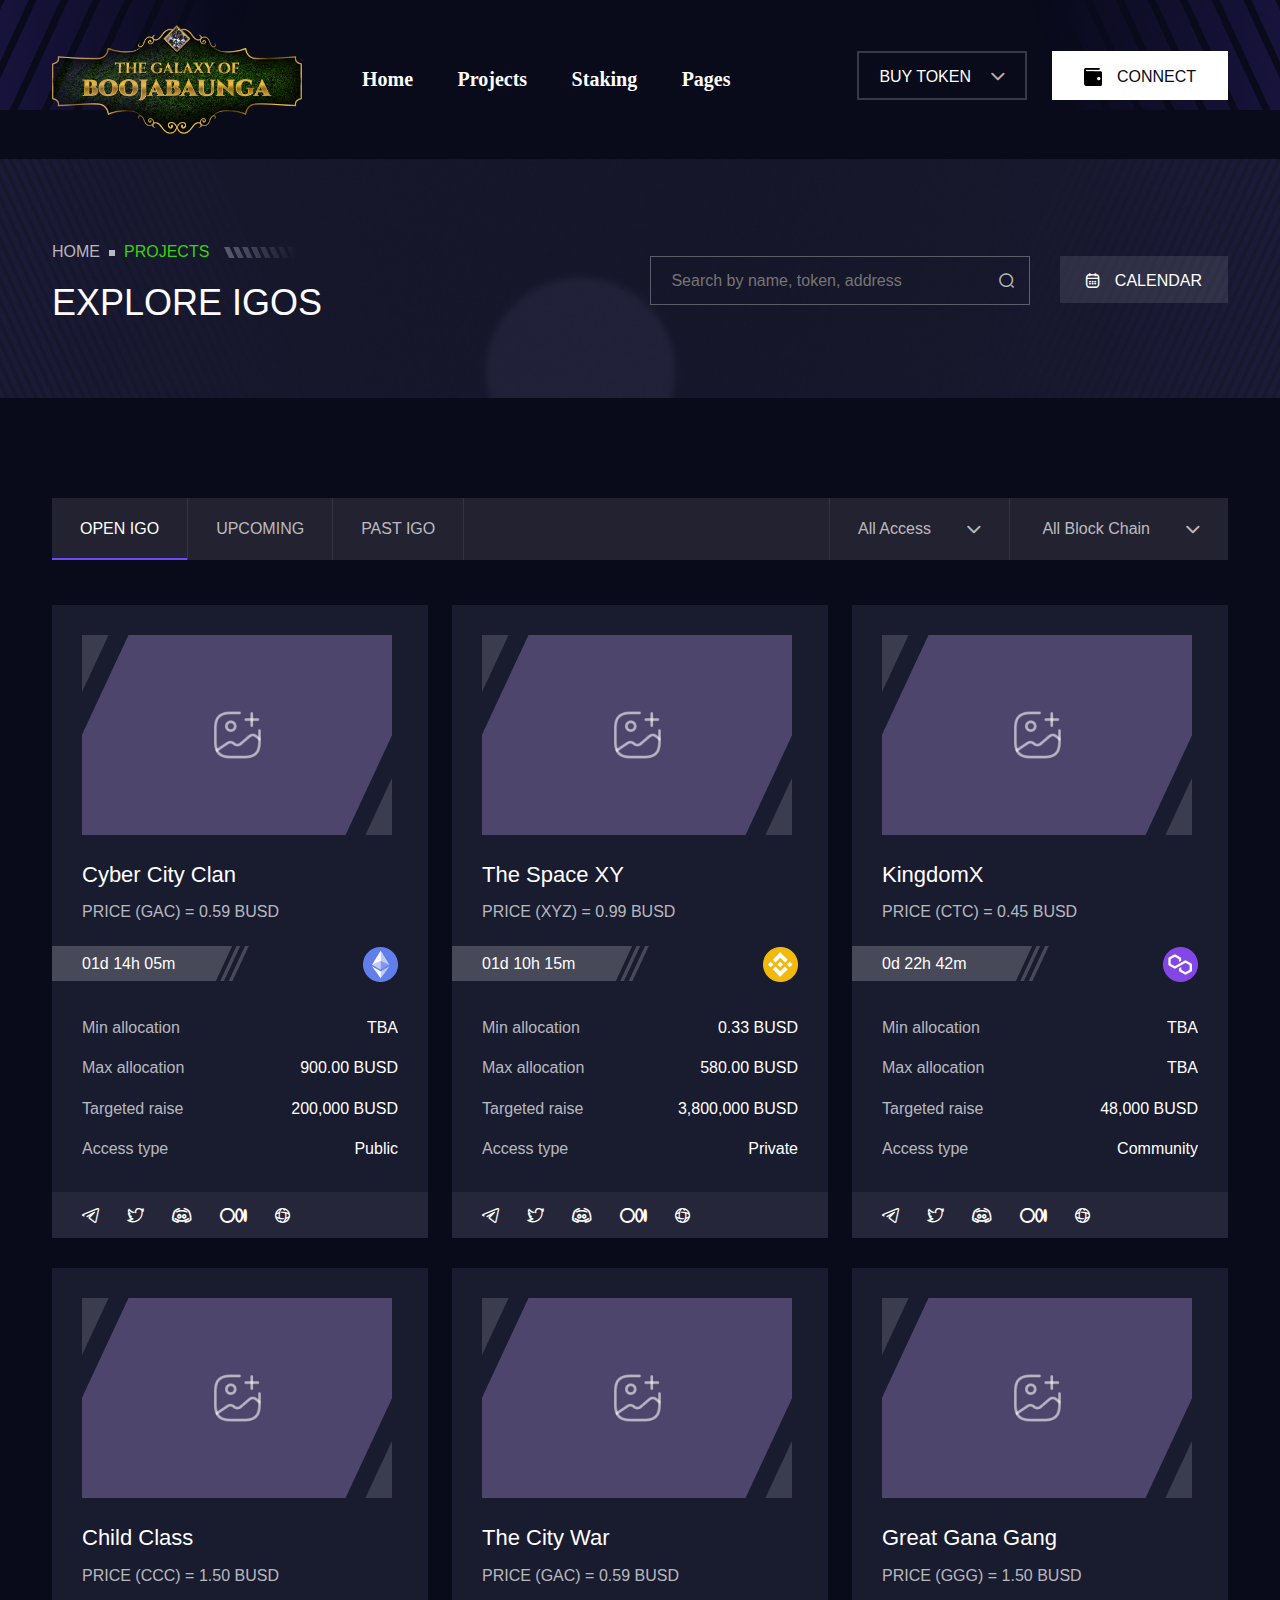
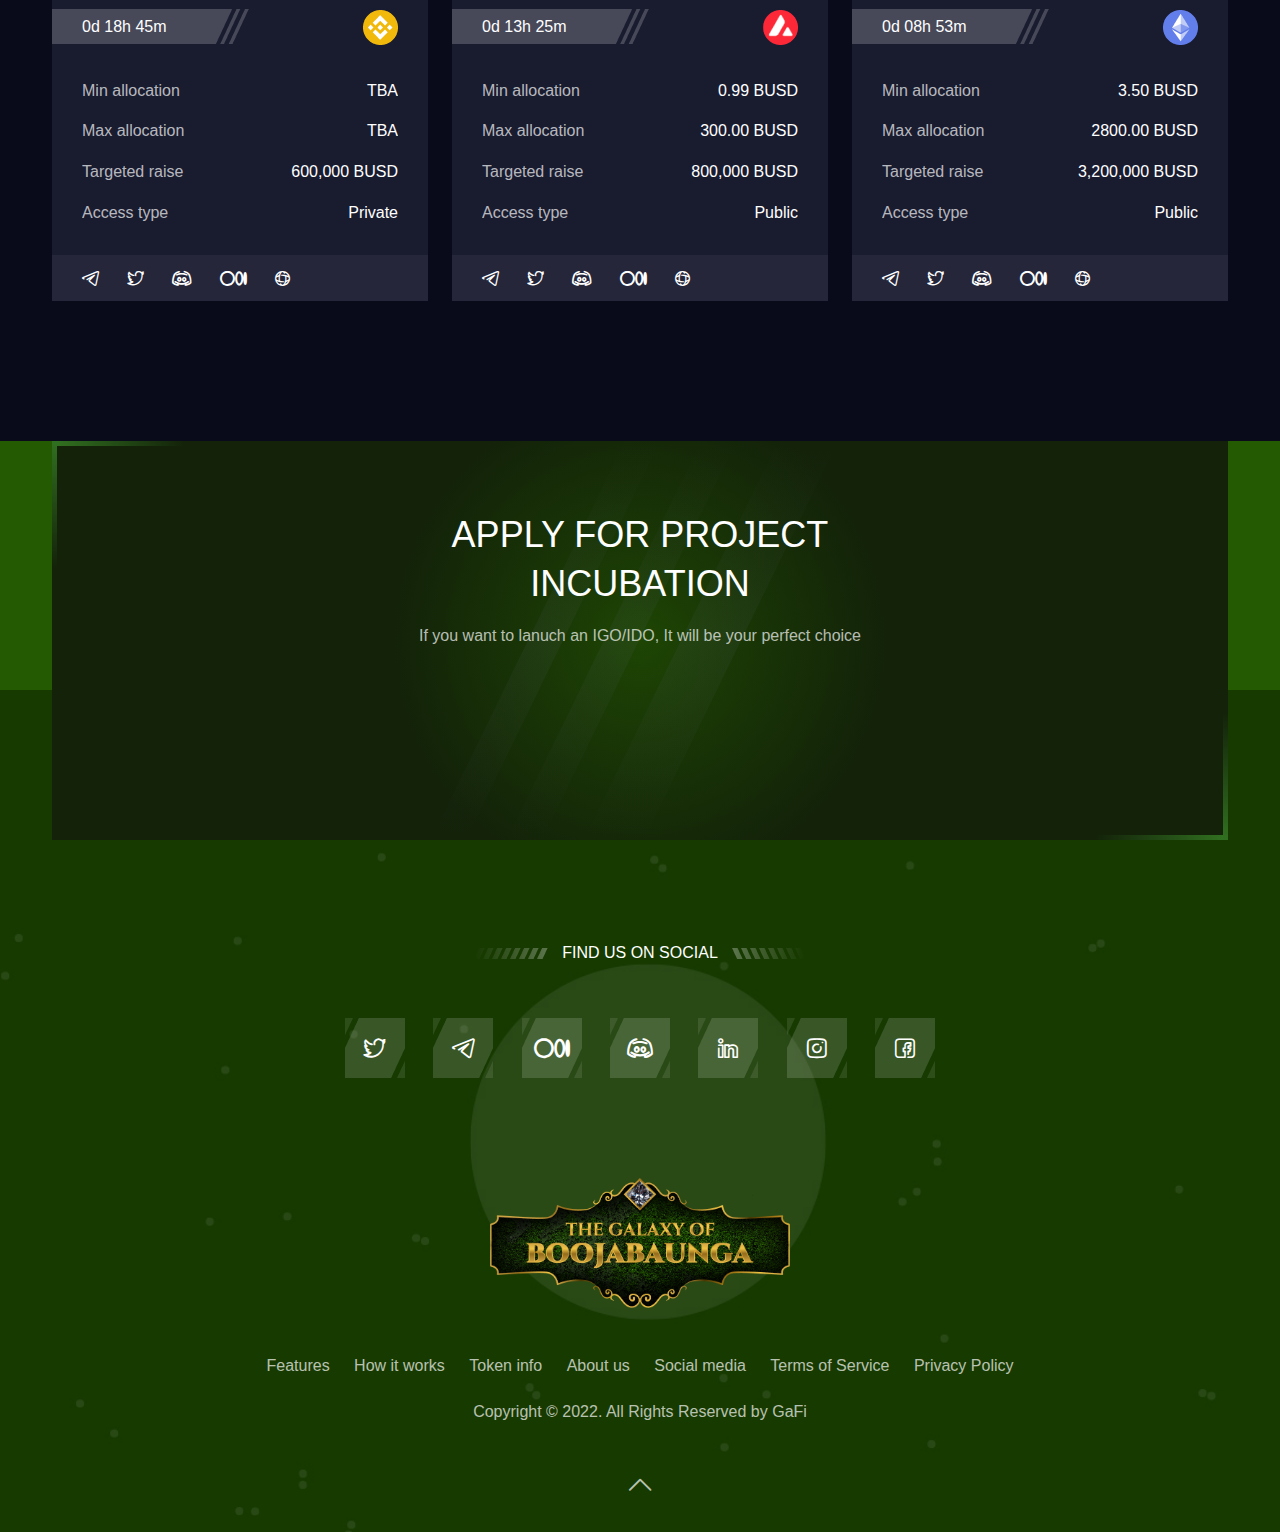
<file: explore.html>
<!DOCTYPE html>
<html lang="zxx">
    <head>
        <!-- meta tag -->
        <meta charset="utf-8" />
        <title>GamFi - Metaverse Web3 IGO/IDO Token Launchpad HTML5 Template</title>
        <meta name="description" content="" />
        <!-- responsive tag -->
        <meta http-equiv="x-ua-compatible" content="ie=edge" />
        <meta name="viewport" content="width=device-width, initial-scale=1" />
        <!-- favicon -->
        <link rel="apple-touch-icon" href="apple-touch-icon.png" />
        <link rel="shortcut icon" type="image/x-icon" href="assets/images/fav.png" />
        <!-- Bootstrap v4.4.1 css -->
        <link rel="stylesheet" type="text/css" href="assets/css/bootstrap.min.css" />
        <!-- animate css -->
        <link rel="stylesheet" type="text/css" href="assets/css/animate.css" />
        <!-- magnific css -->
        <link rel="stylesheet" type="text/css" href="assets/css/magnific-popup.css" />
        <!-- owl.carousel css -->
        <link rel="stylesheet" type="text/css" href="assets/css/owl.carousel.css" />
        <!-- off canvas css -->
        <link rel="stylesheet" type="text/css" href="assets/css/off-canvas.css" />
        <!-- flaticon css  -->
        <link rel="stylesheet" type="text/css" href="assets/css/ico-moon-fonts.css" />
        <!-- spacing css -->
        <link rel="stylesheet" type="text/css" href="assets/css/sc-spacing.css" />
        <!-- style css -->
        <link rel="stylesheet" type="text/css" href="assets/css/style.css" />
        <!-- responsive css -->
        <link rel="stylesheet" type="text/css" href="assets/css/responsive.css" />
    </head>
    <body>

        <!--Preloader area start here-->
        <section class="loader_first">
            <div class="circular-spinner"></div>
        </section>
        <!--Preloader area End here-->

        <!--Header Start-->
        <header id="gamfi-header" class="gamfi-header-section default-header">
            <div class="menu-area menu-sticky">
                <div class="container">
                    <div class="heaader-inner-area d-flex justify-content-between align-items-center">
                        <div class="gamfi-logo-area d-flex justify-content-between align-items-center">
                            <div class="logo">
                                <a href="index.html"><img src="assets/images/logo.png" alt="logo" width=250px /></a>
                            </div>
                            <div class="header-menu">
                                <ul class="nav-menu">
                                    <li><a href="index.html">Home</a></li>
                                    <li><a href="project.html">Projects</a>
                                        <ul class="sub-menu">
                                            <li><a href="project.html">Projects List</a></li>
                                            <li><a href="explore.html">Projects Grid</a></li>
                                            <li><a href="calendar.html">Project Calendar</a></li>
                                            <li><a href="project-details.html">Project Details</a></li>
                                        </ul>
                                    </li>
                                    <li><a href="staking.html">Staking</a>
                                        <ul class="sub-menu">
                                            <li><a href="staking.html">Staking 1</a></li>
                                            <li><a href="staking-2.html">Staking 2</a></li>
                                        </ul>
                                    </li>
                                    <li><a href="#">Pages</a>
                                        <ul class="sub-menu">
                                            <li class="menu-item-has-children"><a href="kyc_process.html">KYC Process</a>
                                                <ul class="sub-menu">
                                                    <li><a href="kyc_process.html">KYC Step 1</a></li>
                                                    <li><a href="kyc_process-Step2.html">KYC Step 2</a></li>
                                                    <li><a href="kyc_process-Step3.html">KYC Step 3</a></li>
                                                </ul>
                                            </li>
                                            <li class="menu-item-has-children"><a href="signin.html">Auth Pages</a>
                                                <ul class="sub-menu">
                                                    <li><a href="signUp.html">Sign Up</a></li>
                                                    <li><a href="signin.html">Sign In</a></li>
                                                    <li><a href="Forget-Password.html">Forgot Password</a></li>
                                                </ul>
                                            </li>
                                            <li><a href="farm.html">Farming</a></li>
                                            <li><a href="leaderboard.html">Leaderboard</a></li>
                                            <li><a href="igo-ranking.html">IGO Ranking</a></li>
                                            <li><a href="roadMap.html">Roadmap</a></li>
                                            <li><a href="teamdetails.html">Team Details</a></li>
                                            <li><a href="Get-In-touch.html">Contact Us</a></li>
                                            <li><a href="igo-apply.html">Apply For IGO</a></li>
                                        </ul>
                                    </li>
                                </ul>
                            </div>
                        </div>
                        <div class="gamfi-btn-area">
                            <ul>
                                <li>
                                    <a id="nav-expander" class="nav-expander bar" href="#">
                                        <div class="bar">
                                            <span class="dot1"></span>
                                            <span class="dot2"></span>
                                            <span class="dot3"></span>
                                        </div>
                                    </a>
                                </li>
                                <li class="buy-token">
                                    <a class="readon black-shape" href="#">
                                        <span class="btn-text">Buy Token </span>
                                        <i class="icon-arrow_down"></i>
                                        <span class="hover-shape1"></span>
                                        <span class="hover-shape2"></span>
                                        <span class="hover-shape3"></span>
                                    </a>
                                    <ul>
                                        <li><a href="#"><img src="assets/images/icons/pancake.png" alt="pancake"> PancakeSwap</a></li>
                                        <li><a href="#"><img src="assets/images/icons/uniswap.png" alt="uniswap"> UniSwap</a></li>
                                        <li><a href="#"><img src="assets/images/icons/market.png" alt="market"> CoinMarketCap</a></li>
                                        <li><a href="#"><img src="assets/images/icons/gate.png" alt="gate"> Gate.io</a></li>
                                    </ul>
                                </li>
                                <li>
                                    <button type="button" class="readon white-btn hover-shape" data-bs-toggle="modal" data-bs-target="#exampleModal"><img src="assets/images/icons/connect.png" alt="Icon"> 
                                        <span class="btn-text">Connect </span>
                                        <span class="hover-shape1"></span>
                                        <span class="hover-shape2"></span>
                                        <span class="hover-shape3"></span>
                                    </button>
                                </li>
                            </ul>
                        </div>
                    </div>
                </div>
            </div>
            <!-- Canvas Mobile Menu start -->
            <nav class="right_menu_togle mobile-navbar-menu" id="mobile-navbar-menu">
                <div class="close-btn">
                    <a id="nav-close2" class="nav-close">
                        <div class="line">
                            <span class="line1"></span>
                            <span class="line2"></span>
                        </div>
                    </a>
                </div>
                <div class="sidebar-logo mb-30">
                    <a href="index.html"><img src="assets/images/logo-dark.png" alt=""></a>
                </div>
                <ul class="nav-menu">
                    <li class="current-menu-item"><a href="index.html">Home</a></li>
                    <li><a href="project.html">Projects</a>
                        <ul class="sub-menu">
                            <li><a href="project.html">Projects List</a></li>
                            <li><a href="explore.html">Projects Grid</a></li>
                            <li><a href="calendar.html">Project Calendar</a></li>
                            <li><a href="project-details.html">Project Details</a></li>
                        </ul>
                    </li>
                    <li><a href="staking.html">Staking</a>
                        <ul class="sub-menu">
                            <li><a href="staking.html">Staking 1</a></li>
                            <li><a href="staking-2.html">Staking 2</a></li>
                        </ul>
                    </li>
                    <li class="menu-item-has-children">
                        <a href="#">Pages</a>
                        <ul class="sub-menu">
                            <li class="menu-item-has-children"><a href="project.html">Explore Projects</a>
                                <ul class="sub-menu">
                                    <li><a href="project.html">Projects List</a></li>
                                    <li><a href="explore.html">Projects Grid</a></li>
                                    <li><a href="calendar.html">Project Calendar</a></li>
                                    <li><a href="project-details.html">Project Details</a></li>
                                </ul>
                            </li>
                            <li class="menu-item-has-children"><a href="signin.html">Auth Pages</a>
                                <ul class="sub-menu">
                                    <li><a href="signUp.html">Sign Up</a></li>
                                    <li><a href="signin.html">Sign In</a></li>
                                    <li><a href="Forget-Password.html">Forgot Password</a></li>
                                </ul>
                            </li>
                            <li><a href="farm.html">Farming</a></li>
                            <li><a href="leaderboard.html">Leaderboard</a></li>
                            <li><a href="igo-ranking.html">IGO Ranking</a></li>
                            <li><a href="roadMap.html">Roadmap</a></li>
                            <li><a href="teamdetails.html">Team Details</a></li>
                            <li><a href="Get-In-touch.html">Contact Us</a></li>
                            <li><a href="igo-apply.html">Apply For IGO</a></li>
                        </ul>
                    </li>
                    <li class="menu-item-has-children">
                        <a href="#">Buy Token</a>
                        <ul class="sub-menu">
                            <li><a href="#">PancakeSwap</a></li>
                            <li><a href="#">UniSwap</a></li>
                            <li><a href="#">CoinMarketCap</a></li>
                            <li><a href="#">Gate.io</a></li>
                        </ul>
                    </li>
                    <li>
                        <button type="button" class="readon black-shape-big connectWalletBtnforMobile" data-bs-toggle="modal" data-bs-target="#exampleModal"><img src="assets/images/icons/connect_white.png" alt="Icon">
                            <span class="btn-text">Connect </span>
                            <span class="hover-shape1"></span>
                            <span class="hover-shape2"></span>
                            <span class="hover-shape3"></span>
                        </button>
                    </li>
                </ul>
            </nav>
            <!-- Canvas Menu end -->
        </header>
        <!--Header End-->
        <!-- Breadcrumbs Section Start -->

        <div class="gamfi-breadcrumbs-section">
            <div class="container">
                <div class="row">
                    <div class="col-lg-5">
                        <div class="breadcrumbs-area sec-heading">
                            <div class="sub-inner mb-15">
                                <a class="breadcrumbs-link" href="index.html">Home</a><span class="sub-title">Projects</span>
                                <img class="heading-left-image" src="assets/images/icons/steps.png" alt="Steps-Image" />
                            </div>
                            <h2 class="title mb-0">Explore Igos</h2>
                        </div>
                    </div>
                    <div class="col-lg-7 breadcrumbs-form md-mt-40">
                        <form>
                            <input type="text" id="Search" name="search" placeholder="Search by name, token, address">
                            <span class="submit"><i class="icon-search"></i><input type="submit"></span>
                        </form>
                        <div class="btn-area">
                             <a class="readon black-shape" href="calendar.html">
                                <i class="icon-calendar"></i>
                                <span class="btn-text">Calendar</span>
                                <span class="hover-shape1"></span>
                                <span class="hover-shape2"></span>
                                <span class="hover-shape3"></span>
                            </a>
                        </div>
                    </div>
                </div>
            </div>
        </div>
        <!-- Breadcrumbs  Section End -->

        <!-- Previous Section Start -->
        <div class="gamfi-explore-content gamfi-previous-section pt-100 md-pt-80 pb-110 md-pb-50">
            <div class="container">
                <!-- Tab Menu Section Start -->
                <div class="project-menu-area d-flex align-items-center justify-content-between">
                    <div class="project-left-menu">
                        <ul class="nav" id="myTab" role="tablist">
                            <li class="nav-item" role="presentation">
                                <button class="tab-link active" id="home-tab" data-bs-toggle="tab" data-bs-target="#open-igo" type="button" role="tab" aria-controls="open-igo" aria-selected="true">OPEN IGO</button>
                            </li>
                            <li class="nav-item" role="presentation">
                                <button class="tab-link" id="profile-tab" data-bs-toggle="tab" data-bs-target="#upcoming" type="button" role="tab" aria-controls="upcoming" aria-selected="false">Upcoming</button>
                            </li>
                            <li class="nav-item" role="presentation">
                                <button class="tab-link" id="contact-tab" data-bs-toggle="tab" data-bs-target="#past-igo" type="button" role="tab" aria-controls="past-igo" aria-selected="false">Past IGO</button>
                            </li>
                        </ul>
                    </div>
                    <div class="project-right-menu">
                        <ul class="al-access-menu">
                            <li class="access"><a href="#">All Access</a>
                                <ul class="sub-menu">
                                    <li><a href="#">All Access</a></li>
                                    <li><a href="#">Public</a></li>
                                    <li><a href="#">Private</a></li>
                                    <li><a href="#">Community</a></li>
                                </ul>
                            </li>
                            <li class="block"><a href="#">All Block Chain</a>
                                <ul class="sub-menu">
                                    <li><a href="#"><img src="assets/images/project/previous-image.png" alt="icon"> Binance (BSC)</a></li>
                                    <li><a href="#"><img src="assets/images/project/previous-image2.png" alt="icon"> Ethereum (ETH)</a></li>
                                    <li><a href="#"><img src="assets/images/project/previous-image3.png" alt="icon"> Polygon</a></li>
                                    <li><a href="#"><img src="assets/images/project/chain.png" alt="icon"> All Block Chain</a></li>
                                </ul>
                            </li>
                        </ul>
                    </div>
                </div>

                <!-- Tab Content Section Start -->
                <div class="tab-content" id="myTabContent">
                    <!-- Open IGO Content Start -->
                    <div class="tab-pane fade show active" id="open-igo" role="tabpanel" aria-labelledby="home-tab">
                        <div class="row align-items-center">
                            <div class="col-lg-4 col-md-6">
                                <div class="project-shape-item hover-shape-border">
                                    <div class="project-item ">
                                        <div class="project-info">
                                            <img src="assets/images/project/explore.png" alt="Explore-Image" />
                                            <div class="project-auother">
                                                <h4 class="mb-10">Cyber City Clan</h4>
                                                <div class="dsc">PRICE (GAC) =  0.59 BUSD</div>
                                            </div>
                                        </div>
                                        <div class="project-content">
                                            <div class="project-header d-flex justify-content-between">
                                                <div class="heading-title">
                                                    <h4>01d 14h 05m</h4>
                                                </div>
                                                <div class="project-icon">
                                                    <img src="assets/images/project/project-single-image.png" alt="Project-Image" />
                                                </div>
                                            </div>
                                            <div class="project-media">
                                                <ul class="project-listing">
                                                    <li>Min allocation <span>TBA</span></li>
                                                    <li>Max allocation <span>900.00 BUSD</span></li>
                                                    <li>Targeted raise <span>200,000 BUSD</span></li>
                                                    <li>Access type <span>Public</span></li>
                                                </ul>
                                            </div>
                                        </div>
                                        <span class="border-shadow shadow-1"></span>
                                        <span class="border-shadow shadow-2"></span>
                                        <span class="border-shadow shadow-3"></span>
                                        <span class="border-shadow shadow-4"></span>
                                    </div>
                                    <div class="icon-listing">            
                                        <ul class="social-icon-list">
                                            <li><a href="#"><i class="icon-telegram"></i></a></li>
                                            <li><a href="#"><i class="icon-twitter"></i></a></li>
                                            <li><a href="#"><i class="icon-discord"></i></a></li>
                                            <li><a href="#"><i class="icon-medium"></i></a></li>
                                            <li><a href="#"><i class="icon-world"></i></a></li>
                                        </ul>
                                    </div>
                                </div>
                                <span class="border-shadow shadow-1"></span>
                                <span class="border-shadow shadow-2"></span>
                                <span class="border-shadow shadow-3"></span>
                                <span class="border-shadow shadow-4"></span>
                            </div>
                            <div class="col-lg-4 col-md-6">
                                <div class="project-shape-item hover-shape-border">
                                    <div class="project-item ">
                                        <div class="project-info">
                                            <img src="assets/images/project/explore2.png" alt="Explore-Image" />
                                            <div class="project-auother">
                                                <h4 class="mb-10">The Space XY</h4>
                                                <div class="dsc">PRICE (XYZ) =  0.99 BUSD</div>
                                            </div>
                                        </div>
                                        <div class="project-content">
                                            <div class="project-header d-flex justify-content-between">
                                                <div class="heading-title">
                                                    <h4>01d 10h 15m</h4>
                                                </div>
                                                <div class="project-icon">
                                                    <img src="assets/images/project/project-single-image2.png" alt="Project-Image" />
                                                </div>
                                            </div>
                                            <div class="project-media">
                                                <ul class="project-listing">
                                                    <li>Min allocation <span>0.33 BUSD</span></li>
                                                    <li>Max allocation <span>580.00 BUSD</span></li>
                                                    <li>Targeted raise <span>3,800,000 BUSD</span></li>
                                                    <li>Access type <span>Private</span></li>
                                                </ul>
                                            </div>
                                        </div>
                                        <span class="border-shadow shadow-1"></span>
                                        <span class="border-shadow shadow-2"></span>
                                        <span class="border-shadow shadow-3"></span>
                                        <span class="border-shadow shadow-4"></span>
                                    </div>
                                    <div class="icon-listing">            
                                        <ul class="social-icon-list">
                                            <li><a href="#"><i class="icon-telegram"></i></a></li>
                                            <li><a href="#"><i class="icon-twitter"></i></a></li>
                                            <li><a href="#"><i class="icon-discord"></i></a></li>
                                            <li><a href="#"><i class="icon-medium"></i></a></li>
                                            <li><a href="#"><i class="icon-world"></i></a></li>
                                        </ul>
                                    </div>
                                </div>
                                <span class="border-shadow shadow-1"></span>
                                <span class="border-shadow shadow-2"></span>
                                <span class="border-shadow shadow-3"></span>
                                <span class="border-shadow shadow-4"></span>
                            </div>
                            <div class="col-lg-4 col-md-6">
                                <div class="project-shape-item hover-shape-border">
                                    <div class="project-item ">
                                        <div class="project-info">
                                            <img src="assets/images/project/explore3.png" alt="Explore-Image" />
                                            <div class="project-auother">
                                                <h4 class="mb-10">KingdomX</h4>
                                                <div class="dsc">PRICE (CTC) =  0.45 BUSD</div>
                                            </div>
                                        </div>
                                        <div class="project-content">
                                            <div class="project-header d-flex justify-content-between">
                                                <div class="heading-title">
                                                    <h4>0d 22h 42m</h4>
                                                </div>
                                                <div class="project-icon">
                                                    <img src="assets/images/project/project-single-image3.png" alt="Project-Image" />
                                                </div>
                                            </div>
                                            <div class="project-media">
                                                <ul class="project-listing">
                                                    <li>Min allocation <span>TBA</span></li>
                                                    <li>Max allocation <span>TBA</span></li>
                                                    <li>Targeted raise <span>48,000 BUSD</span></li>
                                                    <li>Access type <span>Community</span></li>
                                                </ul>
                                            </div>
                                        </div>
                                        <span class="border-shadow shadow-1"></span>
                                        <span class="border-shadow shadow-2"></span>
                                        <span class="border-shadow shadow-3"></span>
                                        <span class="border-shadow shadow-4"></span>
                                    </div>
                                    <div class="icon-listing">            
                                        <ul class="social-icon-list">
                                            <li><a href="#"><i class="icon-telegram"></i></a></li>
                                            <li><a href="#"><i class="icon-twitter"></i></a></li>
                                            <li><a href="#"><i class="icon-discord"></i></a></li>
                                            <li><a href="#"><i class="icon-medium"></i></a></li>
                                            <li><a href="#"><i class="icon-world"></i></a></li>
                                        </ul>
                                    </div>
                                </div>
                                <span class="border-shadow shadow-1"></span>
                                <span class="border-shadow shadow-2"></span>
                                <span class="border-shadow shadow-3"></span>
                                <span class="border-shadow shadow-4"></span>
                            </div>
                            <div class="col-lg-4 col-md-6">
                                <div class="project-shape-item hover-shape-border">
                                    <div class="project-item ">
                                        <div class="project-info">
                                            <img src="assets/images/project/explore4.png" alt="Explore-Image" />
                                            <div class="project-auother">
                                                <h4 class="mb-10">Child Class</h4>
                                                <div class="dsc">PRICE (CCC) =  1.50 BUSD</div>
                                            </div>
                                        </div>
                                        <div class="project-content">
                                            <div class="project-header d-flex justify-content-between">
                                                <div class="heading-title">
                                                    <h4>0d 18h 45m</h4>
                                                </div>
                                                <div class="project-icon">
                                                    <img src="assets/images/project/project-single-image4.png" alt="Project-Image" />
                                                </div>
                                            </div>
                                            <div class="project-media">
                                                <ul class="project-listing">
                                                    <li>Min allocation <span>TBA</span></li>
                                                    <li>Max allocation <span>TBA</span></li>
                                                    <li>Targeted raise <span>600,000 BUSD</span></li>
                                                    <li>Access type <span>Private</span></li>
                                                </ul>
                                            </div>
                                        </div>
                                        <span class="border-shadow shadow-1"></span>
                                        <span class="border-shadow shadow-2"></span>
                                        <span class="border-shadow shadow-3"></span>
                                        <span class="border-shadow shadow-4"></span>
                                    </div>
                                    <div class="icon-listing">            
                                        <ul class="social-icon-list">
                                            <li><a href="#"><i class="icon-telegram"></i></a></li>
                                            <li><a href="#"><i class="icon-twitter"></i></a></li>
                                            <li><a href="#"><i class="icon-discord"></i></a></li>
                                            <li><a href="#"><i class="icon-medium"></i></a></li>
                                            <li><a href="#"><i class="icon-world"></i></a></li>
                                        </ul>
                                    </div>
                                </div>
                                <span class="border-shadow shadow-1"></span>
                                <span class="border-shadow shadow-2"></span>
                                <span class="border-shadow shadow-3"></span>
                                <span class="border-shadow shadow-4"></span>
                            </div>
                            <div class="col-lg-4 col-md-6">
                               <div class="project-shape-item hover-shape-border">
                                   <div class="project-item ">
                                        <div class="project-info">
                                           <img src="assets/images/project/explore5.png" alt="Explore-Image" />
                                            <div class="project-auother">
                                               <h4 class="mb-10">The City War</h4>
                                               <div class="dsc">PRICE (GAC) =  0.59 BUSD</div>
                                            </div>
                                        </div>
                                        <div class="project-content">
                                            <div class="project-header d-flex justify-content-between">
                                                <div class="heading-title">
                                                   <h4>0d 13h 25m</h4>
                                                </div>
                                                <div class="project-icon">
                                                   <img src="assets/images/project/project-single-image5.png" alt="Project-Image" />
                                                </div>
                                            </div>
                                            <div class="project-media">
                                                <ul class="project-listing">
                                                   <li>Min allocation <span>0.99 BUSD</span></li>
                                                   <li>Max allocation <span>300.00 BUSD</span></li>
                                                   <li>Targeted raise <span>800,000 BUSD</span></li>
                                                   <li>Access type <span>Public</span></li>
                                                </ul>
                                           </div>
                                        </div>
                                        <span class="border-shadow shadow-1"></span>
                                        <span class="border-shadow shadow-2"></span>
                                        <span class="border-shadow shadow-3"></span>
                                        <span class="border-shadow shadow-4"></span>
                                    </div>
                                    <div class="icon-listing">            
                                        <ul class="social-icon-list">
                                           <li><a href="#"><i class="icon-telegram"></i></a></li>
                                           <li><a href="#"><i class="icon-twitter"></i></a></li>
                                           <li><a href="#"><i class="icon-discord"></i></a></li>
                                           <li><a href="#"><i class="icon-medium"></i></a></li>
                                           <li><a href="#"><i class="icon-world"></i></a></li>
                                        </ul>
                                    </div>
                                </div>
                                <span class="border-shadow shadow-1"></span>
                                <span class="border-shadow shadow-2"></span>
                                <span class="border-shadow shadow-3"></span>
                                <span class="border-shadow shadow-4"></span>
                           </div>
                           <div class="col-lg-4 col-md-6">
                               <div class="project-shape-item hover-shape-border">
                                   <div class="project-item ">
                                       <div class="project-info">
                                           <img src="assets/images/project/explore6.png" alt="Explore-Image" />
                                           <div class="project-auother">
                                               <h4 class="mb-10">Great Gana Gang</h4>
                                               <div class="dsc">PRICE (GGG) =  1.50 BUSD</div>
                                           </div>
                                       </div>
                                       <div class="project-content">
                                           <div class="project-header d-flex justify-content-between">
                                               <div class="heading-title">
                                                   <h4>0d 08h 53m</h4>
                                               </div>
                                               <div class="project-icon">
                                                   <img src="assets/images/project/project-single-image6.png" alt="Project-Image" />
                                               </div>
                                           </div>
                                           <div class="project-media">
                                               <ul class="project-listing">
                                                   <li>Min allocation <span>3.50 BUSD</span></li>
                                                   <li>Max allocation <span>2800.00 BUSD</span></li>
                                                   <li>Targeted raise <span>3,200,000 BUSD</span></li>
                                                   <li>Access type <span>Public</span></li>
                                               </ul>
                                           </div>
                                       </div>
                                       <span class="border-shadow shadow-1"></span>
                                       <span class="border-shadow shadow-2"></span>
                                       <span class="border-shadow shadow-3"></span>
                                       <span class="border-shadow shadow-4"></span>
                                   </div>
                                   <div class="icon-listing">            
                                       <ul class="social-icon-list">
                                           <li><a href="#"><i class="icon-telegram"></i></a></li>
                                           <li><a href="#"><i class="icon-twitter"></i></a></li>
                                           <li><a href="#"><i class="icon-discord"></i></a></li>
                                           <li><a href="#"><i class="icon-medium"></i></a></li>
                                           <li><a href="#"><i class="icon-world"></i></a></li>
                                       </ul>
                                   </div>
                               </div>
                               <span class="border-shadow shadow-1"></span>
                               <span class="border-shadow shadow-2"></span>
                               <span class="border-shadow shadow-3"></span>
                               <span class="border-shadow shadow-4"></span>
                           </div>
                        </div>
                    </div>
                    <!-- Open IGO Content End -->

                    <!-- Upcoming Content Start -->
                    <div class="tab-pane fade" id="upcoming" role="tabpanel" aria-labelledby="profile-tab">
                        <div class="row align-items-center">
                            <div class="col-lg-4 col-md-6">
                                <div class="project-shape-item hover-shape-border">
                                    <div class="project-item ">
                                        <div class="project-info">
                                            <img src="assets/images/project/explore7.png" alt="Explore-Image" />
                                            <div class="project-auother">
                                                <h4 class="mb-10">Hunter Night</h4>
                                                <div class="dsc">PRICE (HNC) =  0.88 BUSD</div>
                                            </div>
                                        </div>
                                        <div class="project-content">
                                            <div class="project-header d-flex justify-content-between">
                                                <div class="heading-title">
                                                    <h4>25 Hours Left</h4>
                                                </div>
                                                <div class="project-icon">
                                                    <img src="assets/images/project/project-single-image.png" alt="Project-Image" />
                                                </div>
                                            </div>
                                            <div class="project-media">
                                                <ul class="project-listing">
                                                    <li>Min allocation <span>TBA</span></li>
                                                    <li>Max allocation <span>900.00 BUSD</span></li>
                                                    <li>Targeted raise <span>200,000 BUSD</span></li>
                                                    <li>Access type <span>Public</span></li>
                                                </ul>
                                            </div>
                                        </div>
                                        <span class="border-shadow shadow-1"></span>
                                        <span class="border-shadow shadow-2"></span>
                                        <span class="border-shadow shadow-3"></span>
                                        <span class="border-shadow shadow-4"></span>
                                    </div>
                                    <div class="icon-listing">            
                                        <ul class="social-icon-list">
                                            <li><a href="#"><i class="icon-telegram"></i></a></li>
                                            <li><a href="#"><i class="icon-twitter"></i></a></li>
                                            <li><a href="#"><i class="icon-discord"></i></a></li>
                                            <li><a href="#"><i class="icon-medium"></i></a></li>
                                            <li><a href="#"><i class="icon-world"></i></a></li>
                                        </ul>
                                    </div>
                                </div>
                                <span class="border-shadow shadow-1"></span>
                                <span class="border-shadow shadow-2"></span>
                                <span class="border-shadow shadow-3"></span>
                                <span class="border-shadow shadow-4"></span>
                            </div>
                            <div class="col-lg-4 col-md-6">
                                <div class="project-shape-item hover-shape-border">
                                    <div class="project-item ">
                                        <div class="project-info">
                                            <img src="assets/images/project/explore12.png" alt="Explore-Image" />
                                            <div class="project-auother">
                                                <h4 class="mb-10">Meet The Meta</h4>
                                                <div class="dsc">PRICE (MTM) =  0.056 BUSD</div>
                                            </div>
                                        </div>
                                        <div class="project-content">
                                            <div class="project-header d-flex justify-content-between">
                                                <div class="heading-title">
                                                    <h4>02 Days Left</h4>
                                                </div>
                                                <div class="project-icon">
                                                    <img src="assets/images/project/project-single-image2.png" alt="Project-Image" />
                                                </div>
                                            </div>
                                            <div class="project-media">
                                                <ul class="project-listing">
                                                    <li>Min allocation <span>0.33 BUSD</span></li>
                                                    <li>Max allocation <span>580.00 BUSD</span></li>
                                                    <li>Targeted raise <span>3,800,000 BUSD</span></li>
                                                    <li>Access type <span>Private</span></li>
                                                </ul>
                                            </div>
                                        </div>
                                        <span class="border-shadow shadow-1"></span>
                                        <span class="border-shadow shadow-2"></span>
                                        <span class="border-shadow shadow-3"></span>
                                        <span class="border-shadow shadow-4"></span>
                                    </div>
                                    <div class="icon-listing">            
                                        <ul class="social-icon-list">
                                            <li><a href="#"><i class="icon-telegram"></i></a></li>
                                            <li><a href="#"><i class="icon-twitter"></i></a></li>
                                            <li><a href="#"><i class="icon-discord"></i></a></li>
                                            <li><a href="#"><i class="icon-medium"></i></a></li>
                                            <li><a href="#"><i class="icon-world"></i></a></li>
                                        </ul>
                                    </div>
                                </div>
                                <span class="border-shadow shadow-1"></span>
                                <span class="border-shadow shadow-2"></span>
                                <span class="border-shadow shadow-3"></span>
                                <span class="border-shadow shadow-4"></span>
                            </div>
                            <div class="col-lg-4 col-md-6">
                                <div class="project-shape-item hover-shape-border">
                                    <div class="project-item ">
                                        <div class="project-info">
                                            <img src="assets/images/project/explore8.png" alt="Explore-Image" />
                                            <div class="project-auother">
                                                <h4 class="mb-10">KingdomX</h4>
                                                <div class="dsc">PRICE (GAC) =  0.59 BUSD</div>
                                            </div>
                                        </div>
                                        <div class="project-content">
                                            <div class="project-header d-flex justify-content-between">
                                                <div class="heading-title">
                                                    <h4>06 Days Left</h4>
                                                </div>
                                                <div class="project-icon">
                                                    <img src="assets/images/project/project-single-image6.png" alt="Project-Image" />
                                                </div>
                                            </div>
                                            <div class="project-media">
                                                <ul class="project-listing">
                                                    <li>Min allocation <span>TBA</span></li>
                                                    <li>Max allocation <span>TBA</span></li>
                                                    <li>Targeted raise <span>48,000 BUSD</span></li>
                                                    <li>Access type <span>Community</span></li>
                                                </ul>
                                            </div>
                                        </div>
                                        <span class="border-shadow shadow-1"></span>
                                        <span class="border-shadow shadow-2"></span>
                                        <span class="border-shadow shadow-3"></span>
                                        <span class="border-shadow shadow-4"></span>
                                    </div>
                                    <div class="icon-listing">            
                                        <ul class="social-icon-list">
                                            <li><a href="#"><i class="icon-telegram"></i></a></li>
                                            <li><a href="#"><i class="icon-twitter"></i></a></li>
                                            <li><a href="#"><i class="icon-discord"></i></a></li>
                                            <li><a href="#"><i class="icon-medium"></i></a></li>
                                            <li><a href="#"><i class="icon-world"></i></a></li>
                                        </ul>
                                    </div>
                                </div>
                                <span class="border-shadow shadow-1"></span>
                                <span class="border-shadow shadow-2"></span>
                                <span class="border-shadow shadow-3"></span>
                                <span class="border-shadow shadow-4"></span>
                            </div>
                            <div class="col-lg-4 col-md-6">
                                <div class="project-shape-item hover-shape-border">
                                    <div class="project-item ">
                                        <div class="project-info">
                                            <img src="assets/images/project/explore9.png" alt="Explore-Image" />
                                            <div class="project-auother">
                                                <h4 class="mb-10">Child Class</h4>
                                                <div class="dsc">PRICE (GAC) =  0.59 BUSD</div>
                                            </div>
                                        </div>
                                        <div class="project-content">
                                            <div class="project-header d-flex justify-content-between">
                                                <div class="heading-title">
                                                    <h4>12 Days Left</h4>
                                                </div>
                                                <div class="project-icon">
                                                    <img src="assets/images/project/project-single-image.png" alt="Project-Image" />
                                                </div>
                                            </div>
                                            <div class="project-media">
                                                <ul class="project-listing">
                                                    <li>Min allocation <span>TBA</span></li>
                                                    <li>Max allocation <span>TBA</span></li>
                                                    <li>Targeted raise <span>600,000 BUSD</span></li>
                                                    <li>Access type <span>Private</span></li>
                                                </ul>
                                            </div>
                                        </div>
                                        <span class="border-shadow shadow-1"></span>
                                        <span class="border-shadow shadow-2"></span>
                                        <span class="border-shadow shadow-3"></span>
                                        <span class="border-shadow shadow-4"></span>
                                    </div>
                                    <div class="icon-listing">            
                                        <ul class="social-icon-list">
                                            <li><a href="#"><i class="icon-telegram"></i></a></li>
                                            <li><a href="#"><i class="icon-twitter"></i></a></li>
                                            <li><a href="#"><i class="icon-discord"></i></a></li>
                                            <li><a href="#"><i class="icon-medium"></i></a></li>
                                            <li><a href="#"><i class="icon-world"></i></a></li>
                                        </ul>
                                    </div>
                                </div>
                                <span class="border-shadow shadow-1"></span>
                                <span class="border-shadow shadow-2"></span>
                                <span class="border-shadow shadow-3"></span>
                                <span class="border-shadow shadow-4"></span>
                            </div>
                            <div class="col-lg-4 col-md-6">
                                <div class="project-shape-item hover-shape-border">
                                    <div class="project-item ">
                                        <div class="project-info">
                                            <img src="assets/images/project/explore10.png" alt="Explore-Image" />
                                            <div class="project-auother">
                                               <h4 class="mb-10">Meta World Meet</h4>
                                               <div class="dsc">PRICE (MWM) =  0.59 BUSD</div>
                                            </div>
                                        </div>
                                       <div class="project-content">
                                            <div class="project-header d-flex justify-content-between">
                                                <div class="heading-title">
                                                   <h4>13 Days Left</h4>
                                                </div>
                                                <div class="project-icon">
                                                   <img src="assets/images/project/project-single-image5.png" alt="Project-Image" />
                                                </div>
                                           </div>
                                           <div class="project-media">
                                                <ul class="project-listing">
                                                   <li>Min allocation <span>0.99 BUSD</span></li>
                                                   <li>Max allocation <span>300.00 BUSD</span></li>
                                                   <li>Targeted raise <span>800,000 BUSD</span></li>
                                                   <li>Access type <span>Public</span></li>
                                                </ul>
                                            </div>
                                        </div>
                                        <span class="border-shadow shadow-1"></span>
                                        <span class="border-shadow shadow-2"></span>
                                       <span class="border-shadow shadow-3"></span>
                                        <span class="border-shadow shadow-4"></span>
                                   </div>
                                   <div class="icon-listing">            
                                        <ul class="social-icon-list">
                                           <li><a href="#"><i class="icon-telegram"></i></a></li>
                                           <li><a href="#"><i class="icon-twitter"></i></a></li>
                                           <li><a href="#"><i class="icon-discord"></i></a></li>
                                           <li><a href="#"><i class="icon-medium"></i></a></li>
                                           <li><a href="#"><i class="icon-world"></i></a></li>
                                        </ul>
                                    </div>
                                </div>
                                <span class="border-shadow shadow-1"></span>
                                <span class="border-shadow shadow-2"></span>
                                <span class="border-shadow shadow-3"></span>
                                <span class="border-shadow shadow-4"></span>
                            </div>
                            <div class="col-lg-4 col-md-6">
                                <div class="project-shape-item hover-shape-border">
                                    <div class="project-item ">
                                        <div class="project-info">
                                            <img src="assets/images/project/explore11.png" alt="Explore-Image" />
                                            <div class="project-auother">
                                               <h4 class="mb-10">Great Gana Gang</h4>
                                               <div class="dsc">PRICE (GGG) =  1.50 BUSD</div>
                                            </div>
                                       </div>
                                       <div class="project-content">
                                            <div class="project-header d-flex justify-content-between">
                                                <div class="heading-title">
                                                   <h4>18 Days Left</h4>
                                                </div>
                                                <div class="project-icon">
                                                   <img src="assets/images/project/project-single-image6.png" alt="Project-Image" />
                                                </div>
                                           </div>
                                           <div class="project-media">
                                                <ul class="project-listing">
                                                   <li>Min allocation <span>3.50 BUSD</span></li>
                                                   <li>Max allocation <span>2800.00 BUSD</span></li>
                                                   <li>Targeted raise <span>3,200,000 BUSD</span></li>
                                                   <li>Access type <span>Public</span></li>
                                                </ul>
                                            </div>
                                        </div>
                                        <span class="border-shadow shadow-1"></span>
                                        <span class="border-shadow shadow-2"></span>
                                        <span class="border-shadow shadow-3"></span>
                                        <span class="border-shadow shadow-4"></span>
                                    </div>
                                    <div class="icon-listing">            
                                        <ul class="social-icon-list">
                                           <li><a href="#"><i class="icon-telegram"></i></a></li>
                                           <li><a href="#"><i class="icon-twitter"></i></a></li>
                                           <li><a href="#"><i class="icon-discord"></i></a></li>
                                           <li><a href="#"><i class="icon-medium"></i></a></li>
                                           <li><a href="#"><i class="icon-world"></i></a></li>
                                        </ul>
                                    </div>
                                </div>
                                <span class="border-shadow shadow-1"></span>
                                <span class="border-shadow shadow-2"></span>
                                <span class="border-shadow shadow-3"></span>
                                <span class="border-shadow shadow-4"></span>
                            </div>
                        </div>
                    </div>
                    <!-- Open IGO Content End -->

                    <!-- Past IGO Content Start -->
                    <div class="tab-pane fade" id="past-igo" role="tabpanel" aria-labelledby="contact-tab">
                        <div class="row align-items-center">
                            <div class="col-lg-4 col-md-6">
                                <div class="project-shape-item hover-shape-border">
                                    <div class="project-item ">
                                        <div class="project-info">
                                            <img src="assets/images/project/explore11.png" alt="Explore-Image" />
                                            <div class="project-auother">
                                               <h4 class="mb-10">Great Gana Gang</h4>
                                               <div class="dsc">PRICE (GGG) =  1.50 BUSD</div>
                                            </div>
                                       </div>
                                       <div class="project-content">
                                            <div class="project-header d-flex justify-content-between">
                                                <div class="heading-title">
                                                   <h4>18 Days Left</h4>
                                                </div>
                                                <div class="project-icon">
                                                   <img src="assets/images/project/project-single-image6.png" alt="Project-Image" />
                                                </div>
                                           </div>
                                           <div class="project-media">
                                                <ul class="project-listing">
                                                   <li>Min allocation <span>3.50 BUSD</span></li>
                                                   <li>Max allocation <span>2800.00 BUSD</span></li>
                                                   <li>Targeted raise <span>3,200,000 BUSD</span></li>
                                                   <li>Access type <span>Public</span></li>
                                                </ul>
                                            </div>
                                        </div>
                                        <span class="border-shadow shadow-1"></span>
                                        <span class="border-shadow shadow-2"></span>
                                        <span class="border-shadow shadow-3"></span>
                                        <span class="border-shadow shadow-4"></span>
                                    </div>
                                    <div class="icon-listing">            
                                        <ul class="social-icon-list">
                                           <li><a href="#"><i class="icon-telegram"></i></a></li>
                                           <li><a href="#"><i class="icon-twitter"></i></a></li>
                                           <li><a href="#"><i class="icon-discord"></i></a></li>
                                           <li><a href="#"><i class="icon-medium"></i></a></li>
                                           <li><a href="#"><i class="icon-world"></i></a></li>
                                        </ul>
                                    </div>
                                </div>
                                <span class="border-shadow shadow-1"></span>
                                <span class="border-shadow shadow-2"></span>
                                <span class="border-shadow shadow-3"></span>
                                <span class="border-shadow shadow-4"></span>
                            </div>
                            <div class="col-lg-4 col-md-6">
                                <div class="project-shape-item hover-shape-border">
                                    <div class="project-item ">
                                        <div class="project-info">
                                            <img src="assets/images/project/explore10.png" alt="Explore-Image" />
                                            <div class="project-auother">
                                               <h4 class="mb-10">World Dyne</h4>
                                               <div class="dsc">PRICE (GAC) =  0.59 BUSD</div>
                                            </div>
                                        </div>
                                       <div class="project-content">
                                            <div class="project-header d-flex justify-content-between">
                                                <div class="heading-title">
                                                   <h4>13 Days Left</h4>
                                                </div>
                                                <div class="project-icon">
                                                   <img src="assets/images/project/project-single-image5.png" alt="Project-Image" />
                                                </div>
                                           </div>
                                           <div class="project-media">
                                                <ul class="project-listing">
                                                   <li>Min allocation <span>0.99 BUSD</span></li>
                                                   <li>Max allocation <span>300.00 BUSD</span></li>
                                                   <li>Targeted raise <span>800,000 BUSD</span></li>
                                                   <li>Access type <span>Public</span></li>
                                                </ul>
                                            </div>
                                        </div>
                                        <span class="border-shadow shadow-1"></span>
                                        <span class="border-shadow shadow-2"></span>
                                       <span class="border-shadow shadow-3"></span>
                                        <span class="border-shadow shadow-4"></span>
                                   </div>
                                   <div class="icon-listing">            
                                        <ul class="social-icon-list">
                                           <li><a href="#"><i class="icon-telegram"></i></a></li>
                                           <li><a href="#"><i class="icon-twitter"></i></a></li>
                                           <li><a href="#"><i class="icon-discord"></i></a></li>
                                           <li><a href="#"><i class="icon-medium"></i></a></li>
                                           <li><a href="#"><i class="icon-world"></i></a></li>
                                        </ul>
                                    </div>
                                </div>
                                <span class="border-shadow shadow-1"></span>
                                <span class="border-shadow shadow-2"></span>
                                <span class="border-shadow shadow-3"></span>
                                <span class="border-shadow shadow-4"></span>
                            </div>
                            <div class="col-lg-4 col-md-6">
                                <div class="project-shape-item hover-shape-border">
                                    <div class="project-item ">
                                        <div class="project-info">
                                            <img src="assets/images/project/explore9.png" alt="Explore-Image" />
                                            <div class="project-auother">
                                                <h4 class="mb-10">Child Class</h4>
                                                <div class="dsc">PRICE (GAC) =  0.59 BUSD</div>
                                            </div>
                                        </div>
                                        <div class="project-content">
                                            <div class="project-header d-flex justify-content-between">
                                                <div class="heading-title">
                                                    <h4>12 Days Left</h4>
                                                </div>
                                                <div class="project-icon">
                                                    <img src="assets/images/project/project-single-image.png" alt="Project-Image" />
                                                </div>
                                            </div>
                                            <div class="project-media">
                                                <ul class="project-listing">
                                                    <li>Min allocation <span>TBA</span></li>
                                                    <li>Max allocation <span>TBA</span></li>
                                                    <li>Targeted raise <span>600,000 BUSD</span></li>
                                                    <li>Access type <span>Private</span></li>
                                                </ul>
                                            </div>
                                        </div>
                                        <span class="border-shadow shadow-1"></span>
                                        <span class="border-shadow shadow-2"></span>
                                        <span class="border-shadow shadow-3"></span>
                                        <span class="border-shadow shadow-4"></span>
                                    </div>
                                    <div class="icon-listing">            
                                        <ul class="social-icon-list">
                                            <li><a href="#"><i class="icon-telegram"></i></a></li>
                                            <li><a href="#"><i class="icon-twitter"></i></a></li>
                                            <li><a href="#"><i class="icon-discord"></i></a></li>
                                            <li><a href="#"><i class="icon-medium"></i></a></li>
                                            <li><a href="#"><i class="icon-world"></i></a></li>
                                        </ul>
                                    </div>
                                </div>
                                <span class="border-shadow shadow-1"></span>
                                <span class="border-shadow shadow-2"></span>
                                <span class="border-shadow shadow-3"></span>
                                <span class="border-shadow shadow-4"></span>
                            </div>
                            <div class="col-lg-4 col-md-6">
                                <div class="project-shape-item hover-shape-border">
                                    <div class="project-item ">
                                        <div class="project-info">
                                            <img src="assets/images/project/explore4.png" alt="Explore-Image" />
                                            <div class="project-auother">
                                                <h4 class="mb-10">Child Class</h4>
                                                <div class="dsc">PRICE (GAC) =  0.59 BUSD</div>
                                            </div>
                                        </div>
                                        <div class="project-content">
                                             <div class="project-header d-flex justify-content-between">
                                                 <div class="heading-title">
                                                    <h4>12 Days Left</h4>
                                                 </div>
                                                 <div class="project-icon">
                                                    <img src="assets/images/project/project-single-image3.png" alt="Project-Image" />
                                                 </div>
                                             </div>
                                             <div class="project-media">
                                                 <ul class="project-listing">
                                                    <li>Min allocation <span>TBA</span></li>
                                                    <li>Max allocation <span>TBA</span></li>
                                                    <li>Targeted raise <span>600,000 BUSD</span></li>
                                                    <li>Access type <span>Private</span></li>
                                                </ul>
                                            </div>
                                        </div>
                                        <span class="border-shadow shadow-1"></span>
                                        <span class="border-shadow shadow-2"></span>
                                        <span class="border-shadow shadow-3"></span>
                                        <span class="border-shadow shadow-4"></span>
                                    </div>
                                <div class="icon-listing">            
                                    <ul class="social-icon-list">
                                        <li><a href="#"><i class="icon-telegram"></i></a></li>
                                        <li><a href="#"><i class="icon-twitter"></i></a></li>
                                        <li><a href="#"><i class="icon-discord"></i></a></li>
                                        <li><a href="#"><i class="icon-medium"></i></a></li>
                                        <li><a href="#"><i class="icon-world"></i></a></li>
                                    </ul>
                                </div>
                            </div>
                            <span class="border-shadow shadow-1"></span>
                            <span class="border-shadow shadow-2"></span>
                            <span class="border-shadow shadow-3"></span>
                            <span class="border-shadow shadow-4"></span>
                        </div>
                        <div class="col-lg-4 col-md-6">
                               <div class="project-shape-item hover-shape-border">
                                   <div class="project-item ">
                                        <div class="project-info">
                                           <img src="assets/images/project/explore5.png" alt="Explore-Image" />
                                            <div class="project-auother">
                                               <h4 class="mb-10">Clash Of None</h4>
                                               <div class="dsc">PRICE (CON) =  0.028 BUSD</div>
                                            </div>
                                        </div>
                                        <div class="project-content">
                                            <div class="project-header d-flex justify-content-between">
                                                <div class="heading-title">
                                                   <h4>0d 13h 25m</h4>
                                                </div>
                                                <div class="project-icon">
                                                   <img src="assets/images/project/project-single-image5.png" alt="Project-Image" />
                                                </div>
                                            </div>
                                            <div class="project-media">
                                                <ul class="project-listing">
                                                   <li>Min allocation <span>0.99 BUSD</span></li>
                                                   <li>Max allocation <span>300.00 BUSD</span></li>
                                                   <li>Targeted raise <span>800,000 BUSD</span></li>
                                                   <li>Access type <span>Public</span></li>
                                                </ul>
                                           </div>
                                        </div>
                                        <span class="border-shadow shadow-1"></span>
                                        <span class="border-shadow shadow-2"></span>
                                        <span class="border-shadow shadow-3"></span>
                                        <span class="border-shadow shadow-4"></span>
                                    </div>
                                    <div class="icon-listing">            
                                        <ul class="social-icon-list">
                                           <li><a href="#"><i class="icon-telegram"></i></a></li>
                                           <li><a href="#"><i class="icon-twitter"></i></a></li>
                                           <li><a href="#"><i class="icon-discord"></i></a></li>
                                           <li><a href="#"><i class="icon-medium"></i></a></li>
                                           <li><a href="#"><i class="icon-world"></i></a></li>
                                        </ul>
                                    </div>
                                </div>
                                <span class="border-shadow shadow-1"></span>
                                <span class="border-shadow shadow-2"></span>
                                <span class="border-shadow shadow-3"></span>
                                <span class="border-shadow shadow-4"></span>
                            </div>
                        <div class="col-lg-4 col-md-6">
                               <div class="project-shape-item hover-shape-border">
                                   <div class="project-item ">
                                       <div class="project-info">
                                           <img src="assets/images/project/explore6.png" alt="Explore-Image" />
                                           <div class="project-auother">
                                               <h4 class="mb-10">Great Gana Gang</h4>
                                               <div class="dsc">PRICE (GGG) =  1.50 BUSD</div>
                                           </div>
                                       </div>
                                       <div class="project-content">
                                           <div class="project-header d-flex justify-content-between">
                                               <div class="heading-title">
                                                   <h4>0d 08h 53m</h4>
                                               </div>
                                               <div class="project-icon">
                                                   <img src="assets/images/project/project-single-image6.png" alt="Project-Image" />
                                               </div>
                                           </div>
                                           <div class="project-media">
                                               <ul class="project-listing">
                                                   <li>Min allocation <span>3.50 BUSD</span></li>
                                                   <li>Max allocation <span>2800.00 BUSD</span></li>
                                                   <li>Targeted raise <span>3,200,000 BUSD</span></li>
                                                   <li>Access type <span>Public</span></li>
                                               </ul>
                                           </div>
                                       </div>
                                       <span class="border-shadow shadow-1"></span>
                                       <span class="border-shadow shadow-2"></span>
                                       <span class="border-shadow shadow-3"></span>
                                       <span class="border-shadow shadow-4"></span>
                                   </div>
                                   <div class="icon-listing">            
                                       <ul class="social-icon-list">
                                           <li><a href="#"><i class="icon-telegram"></i></a></li>
                                           <li><a href="#"><i class="icon-twitter"></i></a></li>
                                           <li><a href="#"><i class="icon-discord"></i></a></li>
                                           <li><a href="#"><i class="icon-medium"></i></a></li>
                                           <li><a href="#"><i class="icon-world"></i></a></li>
                                       </ul>
                                   </div>
                               </div>
                               <span class="border-shadow shadow-1"></span>
                               <span class="border-shadow shadow-2"></span>
                               <span class="border-shadow shadow-3"></span>
                               <span class="border-shadow shadow-4"></span>
                           </div>
                        </div>
                    </div>
                    <!-- Open IGO Content End -->
                </div>

            </div>
        </div>

        <!-- Project Section End -->

        <!-- Footer Section Start -->
        <div class="gamfi-footer-section">
            <div class="container">
                <div class="footer-cta-area text-center active-shape hover-shape-inner">
                    <h2 class="title mb-15">
                        Apply for project<br />
                        incubation
                    </h2>
                    <div class="dsc mb-40">
                        If you want to lanuch an IGO/IDO, It will be your perfect choice
                    </div>
                    <a class="banner-btn wow fadeInUp black-shape" data-wow-delay="300ms" data-wow-duration="2500ms" href="igo-apply.html">
                        <span class="btn-text">Apply For IGO</span>
                        <span class="hover-shape1"></span>
                        <span class="hover-shape2"></span>
                        <span class="hover-shape3"></span>
                    </a>
                    <span class="border-shadow shadow-1"></span>
                    <span class="border-shadow shadow-2"></span>
                    <span class="border-shadow shadow-3"></span>
                    <span class="border-shadow shadow-4"></span>
                    <span class="hover-shape-bg hover_shape1"></span>
                    <span class="hover-shape-bg hover_shape2"></span>
                    <span class="hover-shape-bg hover_shape3"></span>
                </div>
            </div>
            <div class="footer-area">
                <div class="container">
                    <div class="sec-heading text-center">
                        <div class="sub-inner mb-52">
                            <img class="heading-right-image" src="assets/images/icons/steps2.png" alt="Steps-Image"/>
                            <span class="sub-title white-color">Find us on Social</span>
                            <img class="heading-left-image" src="assets/images/icons/steps.png" alt="Steps-Image"/>
                        </div>
                    </div>
                    <div class="footer-listing text-center mb-100 md-mb-70">
                        <ul class="footer-icon-list">
                            <li><a href="#"><i class="icon-twitter"></i></a></li>
                            <li><a href="#"><i class="icon-telegram"></i></a></li>
                            <li><a href="#"><i class="icon-medium"></i></a></li>
                            <li><a href="#"><i class="icon-discord"></i></a></li>
                            <li><a href="#"><i class="icon-linkedin"></i></a></li>
                            <li><a href="#"><i class="icon-instagram"></i></a></li>
                            <li><a href="#"><i class="icon-facebook"></i></a></li>
                        </ul>
                    </div>
                    <div class="footer-logo text-center mb-45">
                        <img src="assets/images/logo.png" alt="Footer-logo" width=300px />
                    </div>
                    <div class="footer-mainmenu text-center mb-20">
                        <ul>
                            <li><a href="#">Features</a></li>
                            <li><a href="#">How it works</a></li>
                            <li><a href="#">Token info</a></li>
                            <li><a href="#">About us</a></li>
                            <li><a href="#">Social media</a></li>
                            <li><a href="#">Terms of Service</a></li>
                            <li><a href="#">Privacy Policy</a></li>
                        </ul>
                    </div>
                    <div class="copyright-area text-center mb-0">
                        <div class="dsc mb-37">Copyright © 2022. All Rights Reserved by <a target="_blank" class="gafi" href="#">GaFi</a></div>
                    </div>
                    <div class="scrollup text-center">
                        <a href="#"><i class="icon-arrow_up"></i></a>
                    </div>
                </div>
            </div>
        </div>
        <!-- Footer Section End -->

        <!-- Modal Section Start-->
        <div class="modal fade " id="exampleModal" tabindex="-1" aria-labelledby="exampleModalLabel" aria-hidden="true">
            <div class="modal-dialog modal-dialog-centered">
                <div class="modal-content">
                    <div class="modal-header">
                         <h4 class="modals-title  mb-0" id="exampleModalLabel">Connect Wallet</h4>
                        <button type="button" class="btn-close" data-bs-dismiss="modal" aria-label="Close"><i class="icon-x"></i></button>
                    </div>
                    <div class="modal-body">
                        <p class="mb-20">Please select a wallet to connect to this marketplace</p>
                        <div class="connect-section">
                            <ul class="heading-list">
                                <li><a href="#"><span><img src="assets/images/icons/meta-mask.png" alt="Meta-mask-Image"></span>MetaMask</a></li>
                                <li><a href="#"><span><img src="assets/images/icons/coinbase.png" alt="Coinbase-Image"></span>Coinbase</a></li>
                                <li><a href="#"><span><img src="assets/images/icons/trust.png" alt="Trust-Image"></span>Trust Wallet</a></li>
                                <li><a href="#"><span><img src="assets/images/icons/wallet.png" alt="Wallet-Image"></span>WalletConnect</a></li>
                            </ul>
                        </div>
                        <p>By connecting your wallet, you agree to our <a href="#">
                            <span class="modal-title">Terms of Service </span></a>and our <a href="#">
                            <span class="modal-title"> Privacy Policy</span></a>.</p>
                    </div>
                </div>
            </div>
        </div>
        <!-- Modal Section End-->
        
        <!-- modernizr js -->
        <script src="assets/js/modernizr-2.8.3.min.js"></script>
        <!-- jquery latest version -->
        <script src="assets/js/jquery.min.js"></script>
        <!-- Bootstrap v4.4.1 js -->
        <script src="assets/js/bootstrap.min.js"></script>
        <!-- popup.min js -->
        <script src="assets/js/jquery.magnific-popup.min.js"></script>
        <!-- imagesloaded.pkgd.min js -->
        <script src="assets/js/imagesloaded.pkgd.min.js"></script>
        <!-- wow js -->
        <script src="assets/js/wow.min.js"></script>
        <script src="assets/js/jquery.counterup.min.js"></script>
        <!-- counter top js -->
        <script src="assets/js/waypoints.min.js"></script>
        <!-- owl.carousel js -->
        <script src="assets/js/owl.carousel.min.js"></script>
        <!-- plugins js -->
        <script src="assets/js/plugins.js"></script>
        <!-- main js -->
        <script src="assets/js/main.js"></script>
    </body>
</html>
</file>
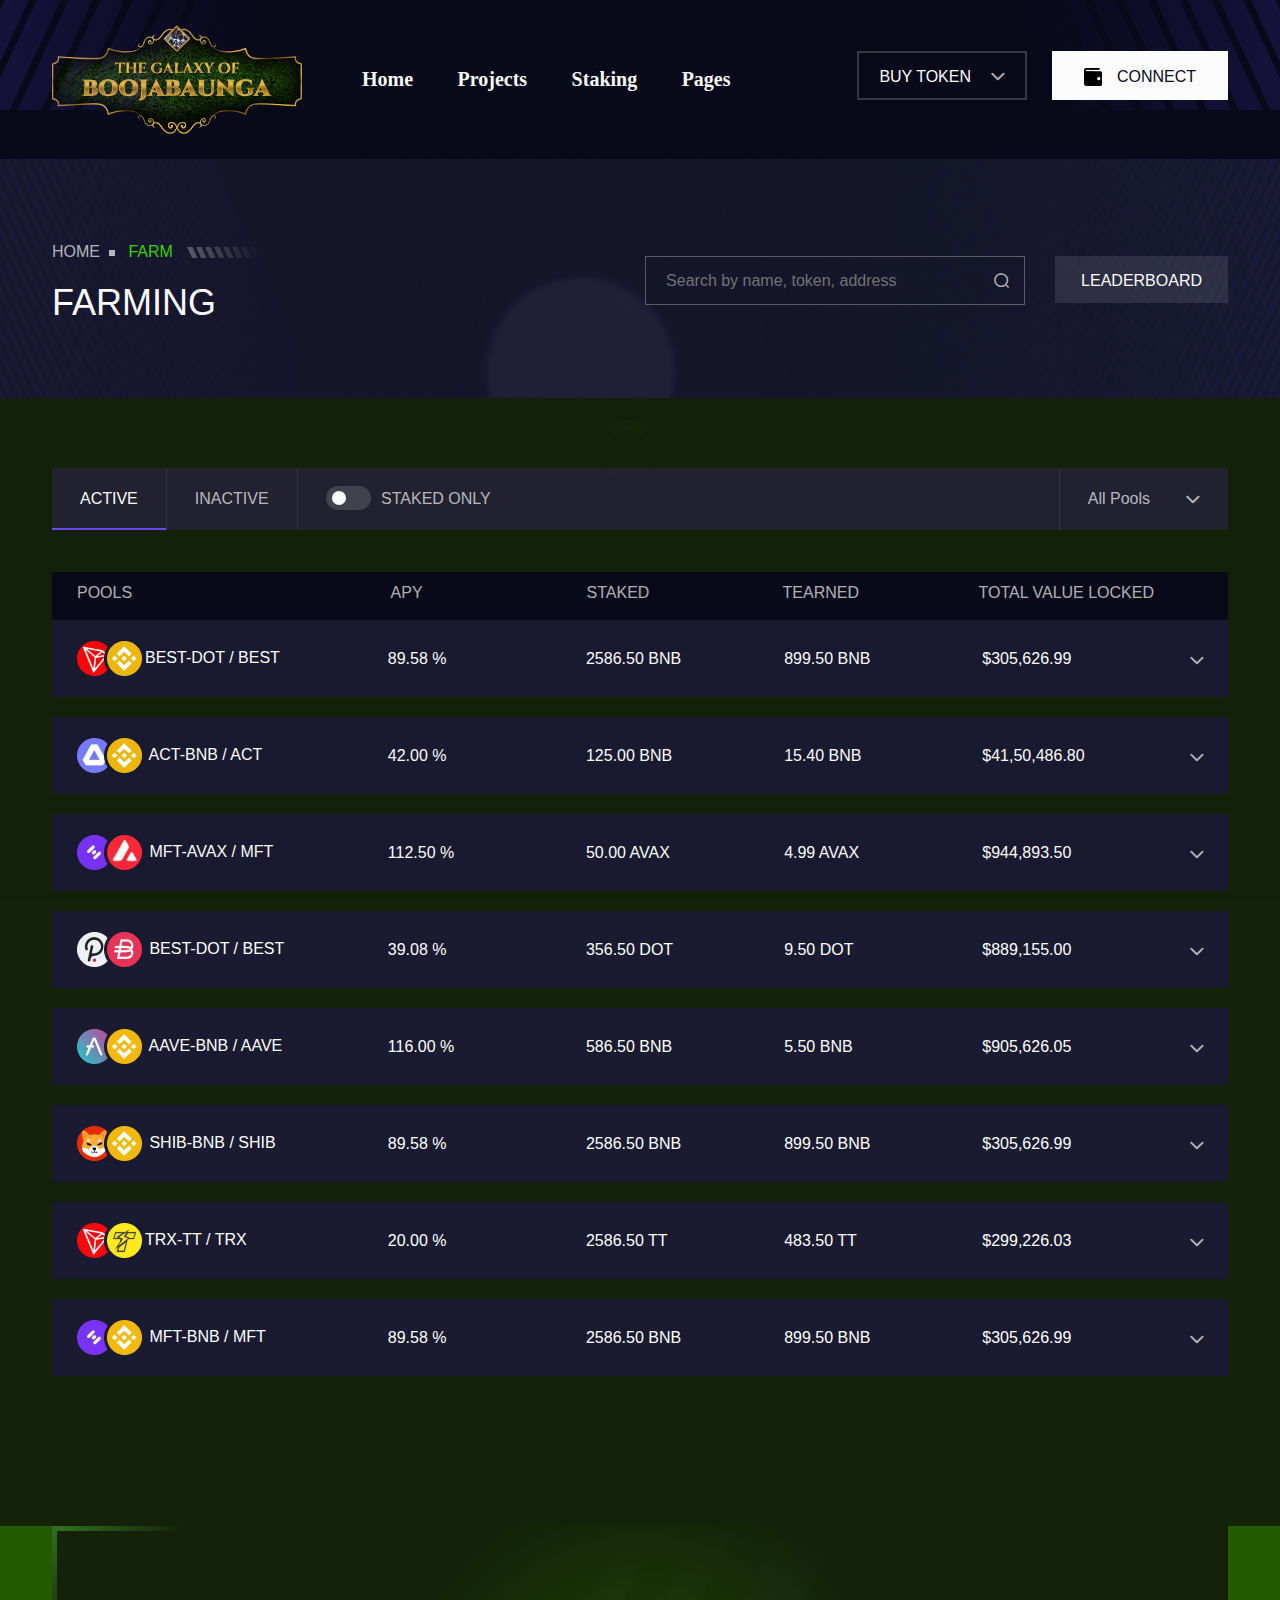
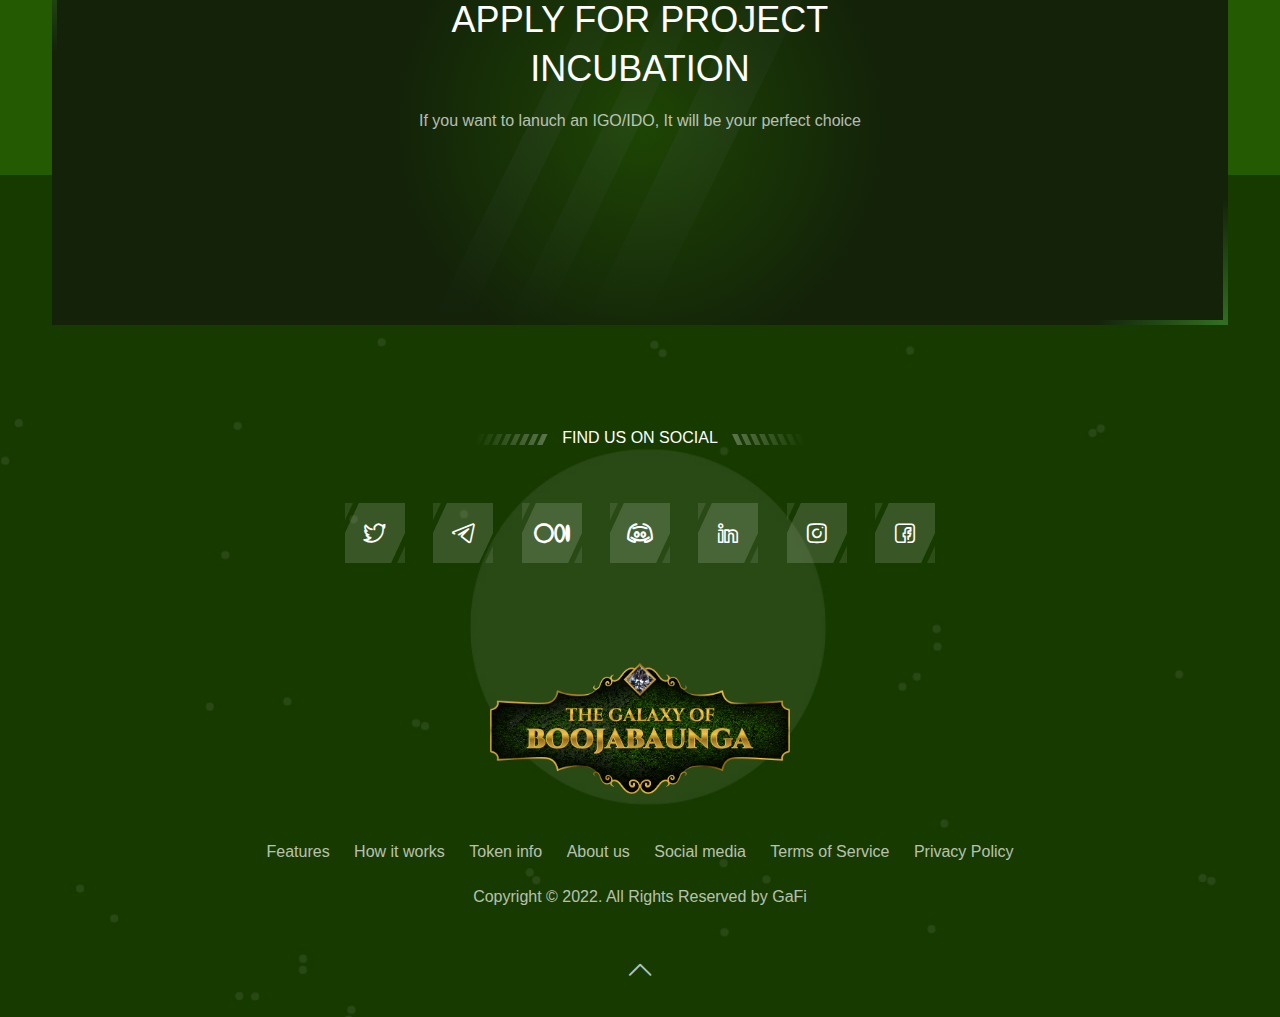
<file: farm.html>
<!DOCTYPE html>
<html lang="zxx">
    <head>
        <!-- meta tag -->
        <meta charset="utf-8" />
        <title>GamFi - Metaverse Web3 IGO/IDO Token Launchpad HTML5 Template</title>
        <meta name="description" content="" />
        <!-- responsive tag -->
        <meta http-equiv="x-ua-compatible" content="ie=edge" />
        <meta name="viewport" content="width=device-width, initial-scale=1" />
        <!-- favicon -->
        <link rel="apple-touch-icon" href="apple-touch-icon.png" />
        <link rel="shortcut icon" type="image/x-icon" href="assets/images/fav.png" />
        <!-- Bootstrap v4.4.1 css -->
        <link rel="stylesheet" type="text/css" href="assets/css/bootstrap.min.css" />
        <!-- animate css -->
        <link rel="stylesheet" type="text/css" href="assets/css/animate.css" />
        <!-- magnific css -->
        <link rel="stylesheet" type="text/css" href="assets/css/magnific-popup.css" />
        <!-- owl.carousel css -->
        <link rel="stylesheet" type="text/css" href="assets/css/owl.carousel.css" />
        <!-- off canvas css -->
        <link rel="stylesheet" type="text/css" href="assets/css/off-canvas.css" />
        <!-- flaticon css  -->
        <link rel="stylesheet" type="text/css" href="assets/css/ico-moon-fonts.css" />
        <!-- spacing css -->
        <link rel="stylesheet" type="text/css" href="assets/css/sc-spacing.css" />
        <!-- style css -->
        <link rel="stylesheet" type="text/css" href="assets/css/style.css" />
        <!-- responsive css -->
        <link rel="stylesheet" type="text/css" href="assets/css/responsive.css" />
    </head>
	<body>

        <!--Preloader area start here-->
        <section class="loader_first">
            <div class="circular-spinner"></div>
        </section>
        <!--Preloader area End here-->

		<!--Header Start-->
        <header id="gamfi-header" class="gamfi-header-section default-header">
            <div class="menu-area menu-sticky">
                <div class="container">
                    <div class="heaader-inner-area d-flex justify-content-between align-items-center">
                        <div class="gamfi-logo-area d-flex justify-content-between align-items-center">
                            <div class="logo">
                                <a href="index.html"><img src="assets/images/logo.png" alt="logo" width=250px /></a>
                            </div>
                            <div class="header-menu">
                                <ul class="nav-menu">
                                    <li><a href="index.html">Home</a></li>
                                    <li><a href="project.html">Projects</a>
                                        <ul class="sub-menu">
                                            <li><a href="project.html">Projects List</a></li>
                                            <li><a href="explore.html">Projects Grid</a></li>
                                            <li><a href="calendar.html">Project Calendar</a></li>
                                            <li><a href="project-details.html">Project Details</a></li>
                                        </ul>
                                    </li>
                                    <li><a href="staking.html">Staking</a>
                                        <ul class="sub-menu">
                                            <li><a href="staking.html">Staking 1</a></li>
                                            <li><a href="staking-2.html">Staking 2</a></li>
                                        </ul>
                                    </li>
                                    <li><a href="#">Pages</a>
                                        <ul class="sub-menu">
                                            <li class="menu-item-has-children"><a href="kyc_process.html">KYC Process</a>
                                                <ul class="sub-menu">
                                                    <li><a href="kyc_process.html">KYC Step 1</a></li>
                                                    <li><a href="kyc_process-Step2.html">KYC Step 2</a></li>
                                                    <li><a href="kyc_process-Step3.html">KYC Step 3</a></li>
                                                </ul>
                                            </li>
                                            <li class="menu-item-has-children"><a href="signin.html">Auth Pages</a>
                                                <ul class="sub-menu">
                                                    <li><a href="signUp.html">Sign Up</a></li>
                                                    <li><a href="signin.html">Sign In</a></li>
                                                    <li><a href="Forget-Password.html">Forgot Password</a></li>
                                                </ul>
                                            </li>
                                            <li><a href="farm.html">Farming</a></li>
                                            <li><a href="leaderboard.html">Leaderboard</a></li>
                                            <li><a href="igo-ranking.html">IGO Ranking</a></li>
                                            <li><a href="roadMap.html">Roadmap</a></li>
                                            <li><a href="teamdetails.html">Team Details</a></li>
                                            <li><a href="Get-In-touch.html">Contact Us</a></li>
                                            <li><a href="igo-apply.html">Apply For IGO</a></li>
                                        </ul>
                                    </li>
                                </ul>
                            </div>
                        </div>
                        <div class="gamfi-btn-area">
                            <ul>
                                <li>
                                    <a id="nav-expander" class="nav-expander bar" href="#">
                                        <div class="bar">
                                            <span class="dot1"></span>
                                            <span class="dot2"></span>
                                            <span class="dot3"></span>
                                        </div>
                                    </a>
                                </li>
                                <li class="buy-token">
                                    <a class="readon black-shape" href="#">
                                        <span class="btn-text">Buy Token </span>
                                        <i class="icon-arrow_down"></i>
                                        <span class="hover-shape1"></span>
                                        <span class="hover-shape2"></span>
                                        <span class="hover-shape3"></span>
                                    </a>
                                    <ul>
                                        <li><a href="#"><img src="assets/images/icons/pancake.png" alt="pancake"> PancakeSwap</a></li>
                                        <li><a href="#"><img src="assets/images/icons/uniswap.png" alt="uniswap"> UniSwap</a></li>
                                        <li><a href="#"><img src="assets/images/icons/market.png" alt="market"> CoinMarketCap</a></li>
                                        <li><a href="#"><img src="assets/images/icons/gate.png" alt="gate"> Gate.io</a></li>
                                    </ul>
                                </li>
                                <li>
                                    <button type="button" class="readon white-btn hover-shape" data-bs-toggle="modal" data-bs-target="#exampleModal"><img src="assets/images/icons/connect.png" alt="Icon"> 
                                        <span class="btn-text">Connect </span>
                                        <span class="hover-shape1"></span>
                                        <span class="hover-shape2"></span>
                                        <span class="hover-shape3"></span>
                                    </button>
                                </li>
                            </ul>
                        </div>
                    </div>
                </div>
            </div>
            <!-- Canvas Mobile Menu start -->
            <nav class="right_menu_togle mobile-navbar-menu" id="mobile-navbar-menu">
                <div class="close-btn">
                    <a id="nav-close2" class="nav-close">
                        <div class="line">
                            <span class="line1"></span>
                            <span class="line2"></span>
                        </div>
                    </a>
                </div>
                <div class="sidebar-logo mb-30">
                    <a href="index.html"><img src="assets/images/logo-dark.png" alt=""></a>
                </div>
                <ul class="nav-menu">
                    <li class="current-menu-item"><a href="index.html">Home</a></li>
                    <li><a href="project.html">Projects</a>
                        <ul class="sub-menu">
                            <li><a href="project.html">Projects List</a></li>
                            <li><a href="explore.html">Projects Grid</a></li>
                            <li><a href="calendar.html">Project Calendar</a></li>
                            <li><a href="project-details.html">Project Details</a></li>
                        </ul>
                    </li>
                    <li><a href="staking.html">Staking</a>
                        <ul class="sub-menu">
                            <li><a href="staking.html">Staking 1</a></li>
                            <li><a href="staking-2.html">Staking 2</a></li>
                        </ul>
                    </li>
                    <li class="menu-item-has-children">
                        <a href="#">Pages</a>
                        <ul class="sub-menu">
                            <li class="menu-item-has-children"><a href="project.html">Explore Projects</a>
                                <ul class="sub-menu">
                                    <li><a href="project.html">Projects List</a></li>
                                    <li><a href="explore.html">Projects Grid</a></li>
                                    <li><a href="calendar.html">Project Calendar</a></li>
                                    <li><a href="project-details.html">Project Details</a></li>
                                </ul>
                            </li>
                            <li class="menu-item-has-children"><a href="signin.html">Auth Pages</a>
                                <ul class="sub-menu">
                                    <li><a href="signUp.html">Sign Up</a></li>
                                    <li><a href="signin.html">Sign In</a></li>
                                    <li><a href="Forget-Password.html">Forgot Password</a></li>
                                </ul>
                            </li>
                            <li><a href="farm.html">Farming</a></li>
                            <li><a href="leaderboard.html">Leaderboard</a></li>
                            <li><a href="igo-ranking.html">IGO Ranking</a></li>
                            <li><a href="roadMap.html">Roadmap</a></li>
                            <li><a href="teamdetails.html">Team Details</a></li>
                            <li><a href="Get-In-touch.html">Contact Us</a></li>
                            <li><a href="igo-apply.html">Apply For IGO</a></li>
                        </ul>
                    </li>
                    <li class="menu-item-has-children">
                        <a href="#">Buy Token</a>
                        <ul class="sub-menu">
                            <li><a href="#">PancakeSwap</a></li>
                            <li><a href="#">UniSwap</a></li>
                            <li><a href="#">CoinMarketCap</a></li>
                            <li><a href="#">Gate.io</a></li>
                        </ul>
                    </li>
                    <li>
                        <button type="button" class="readon black-shape-big connectWalletBtnforMobile" data-bs-toggle="modal" data-bs-target="#exampleModal"><img src="assets/images/icons/connect_white.png" alt="Icon">
                            <span class="btn-text">Connect </span>
                            <span class="hover-shape1"></span>
                            <span class="hover-shape2"></span>
                            <span class="hover-shape3"></span>
                        </button>
                    </li>
                </ul>
            </nav>
            <!-- Canvas Menu end -->
        </header>
        <!--Header End-->

		<!-- Breadcrumbs Section Start -->
		<div class="gamfi-breadcrumbs-section">
			<div class="container">
				<div class="row">
					<div class="col-lg-5">
						<div class="breadcrumbs-area sec-heading">
							<div class="sub-inner mb-15">
								<a class="breadcrumbs-link" href="index.html">Home</a>
								<span class="sub-title">Farm</span>
								<img class="heading-left-image" src="assets/images/icons/steps.png" alt="Steps-Image" />
							</div>
							<h2 class="title mb-0">Farming</h2>
						</div>
					</div>
					<div class="col-lg-7 breadcrumbs-form md-mt-40">
						<form>
							<input type="text" id="Search" name="search" placeholder="Search by name, token, address">
							<span class="submit"><i class="icon-search"></i><input type="submit"></span>
						</form>
						<div class="btn-area">
							<a class="readon black-shape" href="leaderboard.html">
                                <span class="btn-text">Leaderboard</span>
                                <span class="hover-shape1"></span>
                                <span class="hover-shape2"></span>
                                <span class="hover-shape3"></span>
                            </a>
						</div>
					</div>
				</div>
			</div>
		</div>
		<!-- Breadcrumbs  Section End -->

		<!-- Previous Section Start -->
		<div class="gamfi-farming gamfi-previous-section pt-70 pb-130 md-pb-60">
			<div class="container">
				<div class="project-menu-area d-flex align-items-center justify-content-between">
					<div class="project-left-menu">
						<ul class="nav" id="myTab" role="tablist">
							<li class="nav-item" role="presentation">
								<button class="tab-link active" id="home-tab" data-bs-toggle="tab" data-bs-target="#open-igo" type="button" role="tab" aria-selected="true">Active</button>
							</li>
							<li class="nav-item" role="presentation">
								<button class="tab-link" id="profile-tab" data-bs-toggle="tab" data-bs-target="#upcoming" type="button" role="tab"  aria-selected="false">Inactive</button>
							</li>
							<li class="form-switch" id="addswitchclass">
								<label class="switch">
								  <input type="checkbox">
								  <span class="slider round"></span>
								</label>
								<span class="title">Staked Only</span>
							</li>
						</ul>
					</div>
					<div class="project-right-menu">
						<ul class="al-access-menu right-postion">
							<li><a href="#">All Pools</a>
								<ul class="sub-menu">
								    <li><a href="#">All Pools</a></li>
								    <li><a href="#">Public</a></li>
								    <li><a href="#">Private</a></li>
								    <li><a href="#">Community</a></li>
								</ul>
							</li>
						</ul>
					</div>
				</div>
				<div class="gamfi-farming-table">
					<table>
						<tr>
							<th>Pools</th>
							<th>APY</th>
							<th>STAKED</th>
							<th>TEARNED</th>
							<th>Total Value Locked</th>
						</tr>
					</table>
				</div>
				<div class="gamfi-farming-content">
					<div class="gamfi-table-inner active-shape">
						<div class="default-centent expeander-iteam-area d-flex align-items-center justify-content-between">
							<div class="list-content list-1 image-row">
								<img src="assets/images/icons/farm.png" alt="Previous-Image">BEST-DOT / BEST
							</div>
							<div class="list-content list-2">89.58 %</div>
							<div class="list-content list-3">2586.50 BNB</div>
							<div class="list-content list-4">899.50 BNB</div>
							<div class="list-content list-5">$305,626.99</div>
							<div class="list-content list-6"><i class="icon-arrow_down expeand-arrow"></i></div>
						</div>
						<div class="expeand-centent">
                            <div class="expeand-farm mb-20 d-flex align-items-center justify-content-between">
							    <div class="farm-form-list">
	                                <h5 class="mb-18">Deposit</h5>
                                    <div class="farm-form-area mb-27">
                                        <input type="text" id="max1" name="max1" placeholder="00.00">
                                        <span class="max">MAX</span>
                                        <div class="black-shape">
                                        	<input type="submit" value="Approve"> 
                                        	<span class="hover-shape1"></span>
                        					<span class="hover-shape2"></span>
                        					<span class="hover-shape3"></span>
                                        </div>
                                    </div>
	                                <span>Your balance: 156 BNB</span>
	                            </div>
	                            <div class="farm-form-list">
	                                <h5 class="mb-18">Withdraw</h5>
                                    <div class="farm-form-area mb-27">
                                        <input type="text" id="max2" name="max2" placeholder="00.00">
                                        <span class="max">MAX</span>
                                        <div class="black-shape">
                                        	<input type="submit" value="Withdraw"> 
                                        	<span class="hover-shape1"></span>
                        					<span class="hover-shape2"></span>
                        					<span class="hover-shape3"></span>
                                        </div>
                                    </div>
	                                <span>Your balance: 156 BNB</span>
	                            </div>
	                            <div class="farm-form-list">
	                                <h5 class="mb-18">Pending Rewards</h5>
                                    <div class="farm-form mb-27">
                                        <span class="unit">58.99 BNB</span>
                                        <input class="submit-active" type="submit" value="Claim"> 
                                    </div>
	                            </div>
                            </div>
	                        <div class="expeand-menu">
	                            <ul>
	                            	<li>Get ACT -BNB<i class=" icon-link"></i></li>
	                            	<li>View Contract<i class=" icon-link"></i></li>
	                            	<li>Unstaking Fee<i class=" icon-info-circle"></i></li>
	                            </ul>
	                        </div>
						</div>
						<span class="border-shadow shadow-1"></span>
                        <span class="border-shadow shadow-2"></span>
                        <span class="border-shadow shadow-3"></span>
                        <span class="border-shadow shadow-4"></span>
					</div>
					<div class="gamfi-table-inner active-shape">
						<div class="default-centent expeander-iteam-area d-flex align-items-center justify-content-between">
						    <div class="list-content list-1 image-row">
						    	<img src="assets/images/icons/farm-2.png" alt="Previous-Image"> ACT-BNB / ACT
						    </div>
							<div class="list-content list-2">42.00 %</div>
							<div class="list-content list-3">125.00 BNB</div>
							<div class="list-content list-4">15.40 BNB</div>
							<div class="list-content list-5">$41,50,486.80</div>
							<div class="list-content list-6"><i class="icon-arrow_down expeand-arrow"></i></div>
						</div>
						<div class="expeand-centent">
                            <div class="expeand-farm mb-20 d-flex align-items-center justify-content-between">
							    <div class="farm-form-list">
	                                <h5 class="mb-18">Deposit</h5>
                                    <div class="farm-form-area mb-27">
                                        <input type="text" id="max3" name="max3" placeholder="00.00">
                                        <span class="max">MAX</span>
                                        <div class="black-shape">
                                        	<input type="submit" value="Approve"> 
                                        	<span class="hover-shape1"></span>
                        					<span class="hover-shape2"></span>
                        					<span class="hover-shape3"></span>
                                        </div>
                                    </div>
	                                <span>Your balance: 156 BNB</span>
	                            </div>
	                            <div class="farm-form-list">
	                                <h5 class="mb-18">Withdraw</h5>
                                    <div class="farm-form-area mb-27">
                                        <input type="text" id="max4" name="max4" placeholder="00.00">
                                        <span class="max">MAX</span>
                                        <div class="black-shape">
                                        	<input type="submit" value="Withdraw"> 
                                        	<span class="hover-shape1"></span>
                        					<span class="hover-shape2"></span>
                        					<span class="hover-shape3"></span>
                                        </div>
                                    </div>
	                                <span>Your balance: 156 BNB</span>
	                            </div>
	                            <div class="farm-form-list">
	                                <h5 class="mb-18">Pending Rewards</h5>
                                    <div class="farm-form mb-27">
                                        <span class="unit">58.99 BNB</span>
                                        <input class="submit-active" type="submit" value="Claim"> 
                                    </div>
	                            </div>
                            </div>
	                        <div class="expeand-menu">
	                            <ul>
	                            	<li>Get ACT -BNB<i class=" icon-link"></i></li>
	                            	<li>View Contract<i class=" icon-link"></i></li>
	                            	<li>Unstaking Fee<i class=" icon-info-circle"></i></li>
	                            </ul>
	                        </div>
						</div>
						<span class="border-shadow shadow-1"></span>
                        <span class="border-shadow shadow-2"></span>
                        <span class="border-shadow shadow-3"></span>
                        <span class="border-shadow shadow-4"></span>
					</div>
					<div class="gamfi-table-inner active-shape">
						<div class="default-centent expeander-iteam-area d-flex align-items-center justify-content-between">
						    <div class="list-content list-1 image-row">
						    	<img src="assets/images/icons/farm-3.png" alt="Previous-Image"> MFT-AVAX / MFT
						    </div>
							<div class="list-content list-2">112.50 %</div>
							<div class="list-content list-3">50.00 AVAX</div>
							<div class="list-content list-4">4.99 AVAX</div>
							<div class="list-content list-5">$944,893.50</div>
							<div class="list-content list-6"><i class="icon-arrow_down expeand-arrow"></i></div>
						</div>
						<div class="expeand-centent">
                            <div class="expeand-farm mb-20 d-flex align-items-center justify-content-between">
							    <div class="farm-form-list">
	                                <h5 class="mb-18">Deposit</h5>
                                    <div class="farm-form-area mb-27">
                                        <input type="text" id="max5" name="max5" placeholder="00.00">
                                        <span class="max">MAX</span>
                                        <div class="black-shape">
                                        	<input type="submit" value="Approve"> 
                                        	<span class="hover-shape1"></span>
                        					<span class="hover-shape2"></span>
                        					<span class="hover-shape3"></span>
                                        </div>
                                    </div>
	                                <span>Your balance: 156 BNB</span>
	                            </div>
	                            <div class="farm-form-list">
	                                <h5 class="mb-18">Withdraw</h5>
                                    <div class="farm-form-area mb-27">
                                        <input type="text" id="max6" name="max6" placeholder="00.00">
                                        <span class="max">MAX</span>
                                        <div class="black-shape">
                                        	<input type="submit" value="Withdraw"> 
                                        	<span class="hover-shape1"></span>
                        					<span class="hover-shape2"></span>
                        					<span class="hover-shape3"></span>
                                        </div>
                                    </div>
	                                <span>Your balance: 156 BNB</span>
	                            </div>
	                            <div class="farm-form-list">
	                                <h5 class="mb-18">Pending Rewards</h5>
                                    <div class="farm-form mb-27">
                                        <span class="unit">58.99 BNB</span>
                                        <input class="submit-active" type="submit" value="Claim"> 
                                    </div>
	                            </div>
                            </div>
	                        <div class="expeand-menu">
	                            <ul>
	                            	<li>Get ACT -BNB<i class=" icon-link"></i></li>
	                            	<li>View Contract<i class=" icon-link"></i></li>
	                            	<li>Unstaking Fee<i class=" icon-info-circle"></i></li>
	                            </ul>
	                        </div>
						</div>
						<span class="border-shadow shadow-1"></span>
                        <span class="border-shadow shadow-2"></span>
                        <span class="border-shadow shadow-3"></span>
                        <span class="border-shadow shadow-4"></span>
					</div>
					<div class="gamfi-table-inner active-shape">
						<div class="default-centent expeander-iteam-area d-flex align-items-center justify-content-between">
						    <div class="list-content list-1 image-row">
						    	<img src="assets/images/icons/farm-4.png" alt="Previous-Image"> BEST-DOT / BEST
						    </div>
							<div class="list-content list-2">39.08 %</div>
							<div class="list-content list-3">356.50 DOT</div>
							<div class="list-content list-4">9.50 DOT</div>
							<div class="list-content list-5">$889,155.00</div>
							<div class="list-content list-6"><i class="icon-arrow_down expeand-arrow"></i></div>
						</div>
						<div class="expeand-centent">
                            <div class="expeand-farm mb-20 d-flex align-items-center justify-content-between">
							    <div class="farm-form-list">
	                                <h5 class="mb-18">Deposit</h5>
                                    <div class="farm-form-area mb-27">
                                        <input type="text" id="max7" name="max7" placeholder="00.00">
                                        <span class="max">MAX</span>
                                        <div class="black-shape">
                                        	<input type="submit" value="Approve"> 
                                        	<span class="hover-shape1"></span>
                        					<span class="hover-shape2"></span>
                        					<span class="hover-shape3"></span>
                                        </div>
                                    </div>
	                                <span>Your balance: 156 BNB</span>
	                            </div>
	                            <div class="farm-form-list">
	                                <h5 class="mb-18">Withdraw</h5>
                                    <div class="farm-form-area mb-27">
                                        <input type="text" id="max8" name="max8" placeholder="00.00">
                                        <span class="max">MAX</span>
                                        <div class="black-shape">
                                        	<input type="submit" value="Withdraw"> 
                                        	<span class="hover-shape1"></span>
                        					<span class="hover-shape2"></span>
                        					<span class="hover-shape3"></span>
                                        </div>
                                    </div>
	                                <span>Your balance: 156 BNB</span>
	                            </div>
	                            <div class="farm-form-list">
	                                <h5 class="mb-18">Pending Rewards</h5>
                                    <div class="farm-form mb-27">
                                        <span class="unit">58.99 BNB</span>
                                        <input class="submit-active" type="submit" value="Claim"> 
                                    </div>
	                            </div>
                            </div>
	                        <div class="expeand-menu">
	                            <ul>
	                            	<li>Get ACT -BNB<i class=" icon-link"></i></li>
	                            	<li>View Contract<i class=" icon-link"></i></li>
	                            	<li>Unstaking Fee<i class=" icon-info-circle"></i></li>
	                            </ul>
	                        </div>
						</div>
						<span class="border-shadow shadow-1"></span>
                        <span class="border-shadow shadow-2"></span>
                        <span class="border-shadow shadow-3"></span>
                        <span class="border-shadow shadow-4"></span>
					</div>
					<div class="gamfi-table-inner active-shape">
						<div class="default-centent expeander-iteam-area expeander-iteam-area d-flex align-items-center justify-content-between">
						    <div class="list-content list-1 image-row">
						    	<img src="assets/images/icons/farm-5.png" alt="Previous-Image"> AAVE-BNB / AAVE
						    </div>
							<div class="list-content list-2">116.00 %</div>
							<div class="list-content list-3">586.50 BNB</div>
							<div class="list-content list-4">5.50 BNB</div>
							<div class="list-content list-5">$905,626.05</div>
							<div class="list-content list-6"><i class="icon-arrow_down expeand-arrow"></i></div>
						</div>
						<div class="expeand-centent">
                            <div class="expeand-farm mb-20 d-flex align-items-center justify-content-between">
							    <div class="farm-form-list">
	                                <h5 class="mb-18">Deposit</h5>
                                    <div class="farm-form-area mb-27">
                                        <input type="text" id="max9" name="max9" placeholder="00.00">
                                        <span class="max">MAX</span>
                                        <div class="black-shape">
                                        	<input type="submit" value="Approve"> 
                                        	<span class="hover-shape1"></span>
                        					<span class="hover-shape2"></span>
                        					<span class="hover-shape3"></span>
                                        </div>
                                    </div>
	                                <span>Your balance: 156 BNB</span>
	                            </div>
	                            <div class="farm-form-list">
	                                <h5 class="mb-18">Withdraw</h5>
                                    <div class="farm-form-area mb-27">
                                        <input type="text" id="max10" name="max10" placeholder="00.00">
                                        <span class="max">MAX</span>
                                        <div class="black-shape">
                                        	<input type="submit" value="Withdraw"> 
                                        	<span class="hover-shape1"></span>
                        					<span class="hover-shape2"></span>
                        					<span class="hover-shape3"></span>
                                        </div>
                                    </div>
	                                <span>Your balance: 156 BNB</span>
	                            </div>
	                            <div class="farm-form-list">
	                                <h5 class="mb-18">Pending Rewards</h5>
                                    <div class="farm-form mb-27">
                                        <span class="unit">58.99 BNB</span>
                                        <input class="submit-active" type="submit" value="Claim"> 
                                    </div>
	                            </div>
                            </div>
	                        <div class="expeand-menu">
	                            <ul>
	                            	<li>Get ACT -BNB<i class=" icon-link"></i></li>
	                            	<li>View Contract<i class=" icon-link"></i></li>
	                            	<li>Unstaking Fee<i class=" icon-info-circle"></i></li>
	                            </ul>
	                        </div>
						</div>
						<span class="border-shadow shadow-1"></span>
                        <span class="border-shadow shadow-2"></span>
                        <span class="border-shadow shadow-3"></span>
                        <span class="border-shadow shadow-4"></span>
					</div>
					<div class="gamfi-table-inner active-shape">
						<div class="default-centent expeander-iteam-area d-flex align-items-center justify-content-between">
						    <div class="list-content list-1 image-row">
						    	<img src="assets/images/icons/farm-6.png" alt="Previous-Image"> SHIB-BNB / SHIB
						    </div>
							<div class="list-content list-2">89.58 %</div>
							<div class="list-content list-3">2586.50 BNB</div>
							<div class="list-content list-4">899.50 BNB</div>
							<div class="list-content list-5">$305,626.99</div>
							<div class="list-content list-6"><i class="icon-arrow_down expeand-arrow"></i></div>
						</div>
						<div class="expeand-centent">
                            <div class="expeand-farm mb-20 d-flex align-items-center justify-content-between">
							    <div class="farm-form-list">
	                                <h5 class="mb-18">Deposit</h5>
                                    <div class="farm-form-area mb-27">
                                        <input type="text" id="max11" name="max11" placeholder="00.00">
                                        <span class="max">MAX</span>
                                        <div class="black-shape">
                                        	<input type="submit" value="Approve"> 
                                        	<span class="hover-shape1"></span>
                        					<span class="hover-shape2"></span>
                        					<span class="hover-shape3"></span>
                                        </div>
                                    </div>
	                                <span>Your balance: 156 BNB</span>
	                            </div>
	                            <div class="farm-form-list">
	                                <h5 class="mb-18">Withdraw</h5>
                                    <div class="farm-form-area mb-27">
                                        <input type="text" id="max12" name="max12" placeholder="00.00">
                                        <span class="max">MAX</span>
                                        <div class="black-shape">
                                        	<input type="submit" value="Withdraw"> 
                                        	<span class="hover-shape1"></span>
                        					<span class="hover-shape2"></span>
                        					<span class="hover-shape3"></span>
                                        </div>
                                    </div>
	                                <span>Your balance: 156 BNB</span>
	                            </div>
	                            <div class="farm-form-list">
	                                <h5 class="mb-18">Pending Rewards</h5>
                                    <div class="farm-form mb-27">
                                        <span class="unit">58.99 BNB</span>
                                        <input class="submit-active" type="submit" value="Claim"> 
                                    </div>
	                            </div>
                            </div>
	                        <div class="expeand-menu">
	                            <ul>
	                            	<li>Get ACT -BNB<i class=" icon-link"></i></li>
	                            	<li>View Contract<i class=" icon-link"></i></li>
	                            	<li>Unstaking Fee<i class=" icon-info-circle"></i></li>
	                            </ul>
	                        </div>
						</div>
						<span class="border-shadow shadow-1"></span>
                        <span class="border-shadow shadow-2"></span>
                        <span class="border-shadow shadow-3"></span>
                        <span class="border-shadow shadow-4"></span>
					</div>
					<div class="gamfi-table-inner active-shape">
						<div class="default-centent expeander-iteam-area d-flex align-items-center justify-content-between">
						    <div class="list-content list-1 image-row">
						    	<img src="assets/images/icons/farm-7.png" alt="Previous-Image">TRX-TT / TRX
						    </div>
							<div class="list-content list-2">20.00 %</div>
							<div class="list-content list-3">2586.50 TT</div>
							<div class="list-content list-4">483.50 TT</div>
							<div class="list-content list-5">$299,226.03</div>
							<div class="list-content list-6"><i class="icon-arrow_down expeand-arrow"></i></div>
						</div>
						<div class="expeand-centent">
                            <div class="expeand-farm mb-20 d-flex align-items-center justify-content-between">
							    <div class="farm-form-list">
	                                <h5 class="mb-18">Deposit</h5>
                                    <div class="farm-form-area mb-27">
                                        <input type="text" id="max13" name="max13" placeholder="00.00">
                                        <span class="max">MAX</span>
                                        <div class="black-shape">
                                        	<input type="submit" value="Approve"> 
                                        	<span class="hover-shape1"></span>
                        					<span class="hover-shape2"></span>
                        					<span class="hover-shape3"></span>
                                        </div>
                                    </div>
	                                <span>Your balance: 156 BNB</span>
	                            </div>
	                            <div class="farm-form-list">
	                                <h5 class="mb-18">Withdraw</h5>
                                    <div class="farm-form-area mb-27">
                                        <input type="text" id="max14" name="max14" placeholder="00.00">
                                        <span class="max">MAX</span>
                                        <div class="black-shape">
                                        	<input type="submit" value="Withdraw"> 
                                        	<span class="hover-shape1"></span>
                        					<span class="hover-shape2"></span>
                        					<span class="hover-shape3"></span>
                                        </div>
                                    </div>
	                                <span>Your balance: 156 BNB</span>
	                            </div>
	                            <div class="farm-form-list">
	                                <h5 class="mb-18">Pending Rewards</h5>
                                    <div class="farm-form mb-27">
                                        <span class="unit">58.99 BNB</span>
                                        <input class="submit-active" type="submit" value="Claim"> 
                                    </div>
	                            </div>
                            </div>
	                        <div class="expeand-menu">
	                            <ul>
	                            	<li>Get ACT -BNB<i class=" icon-link"></i></li>
	                            	<li>View Contract<i class=" icon-link"></i></li>
	                            	<li>Unstaking Fee<i class=" icon-info-circle"></i></li>
	                            </ul>
	                        </div>
						</div>
						<span class="border-shadow shadow-1"></span>
                        <span class="border-shadow shadow-2"></span>
                        <span class="border-shadow shadow-3"></span>
                        <span class="border-shadow shadow-4"></span>
					</div>
					<div class="gamfi-table-inner active-shape">
						<div class="default-centent expeander-iteam-area d-flex align-items-center justify-content-between">
						    <div class="list-content list-1 image-row">
						    	<img src="assets/images/icons/farm-8.png" alt="Previous-Image"> MFT-BNB / MFT
						    </div>
							<div class="list-content list-2">89.58 %</div>
							<div class="list-content list-3">2586.50 BNB</div>
							<div class="list-content list-4">899.50 BNB</div>
							<div class="list-content list-5">$305,626.99</div>
							<div class="list-content list-6"><i class="icon-arrow_down expeand-arrow"></i></div>
						</div>
						<div class="expeand-centent">
                            <div class="expeand-farm mb-20 d-flex align-items-center justify-content-between">
							    <div class="farm-form-list">
	                                <h5 class="mb-18">Deposit</h5>
                                    <div class="farm-form-area mb-27">
                                        <input type="text" id="max15" name="max15" placeholder="00.00">
                                        <span class="max">MAX</span>
                                        <div class="black-shape">
                                        	<input type="submit" value="Approve"> 
                                        	<span class="hover-shape1"></span>
                        					<span class="hover-shape2"></span>
                        					<span class="hover-shape3"></span>
                                        </div>
                                    </div>
	                                <span>Your balance: 156 BNB</span>
	                            </div>
	                            <div class="farm-form-list">
	                                <h5 class="mb-18">Withdraw</h5>
                                    <div class="farm-form-area mb-27">
                                        <input type="text" id="max16" name="max16" placeholder="00.00">
                                        <span class="max">MAX</span>
                                        <div class="black-shape">
                                        	<input type="submit" value="Withdraw"> 
                                        	<span class="hover-shape1"></span>
                        					<span class="hover-shape2"></span>
                        					<span class="hover-shape3"></span>
                                        </div>
                                    </div>
	                                <span>Your balance: 156 BNB</span>
	                            </div>
	                            <div class="farm-form-list">
	                                <h5 class="mb-18">Pending Rewards</h5>
                                    <div class="farm-form mb-27">
                                        <span class="unit">58.99 BNB</span>
                                        <input class="submit-active" type="submit" value="Claim"> 
                                    </div>
	                            </div>
                            </div>
	                        <div class="expeand-menu">
	                            <ul>
	                            	<li>Get ACT -BNB<i class=" icon-link"></i></li>
	                            	<li>View Contract<i class=" icon-link"></i></li>
	                            	<li>Unstaking Fee<i class=" icon-info-circle"></i></li>
	                            </ul>
	                        </div>
						</div>
						<span class="border-shadow shadow-1"></span>
                        <span class="border-shadow shadow-2"></span>
                        <span class="border-shadow shadow-3"></span>
                        <span class="border-shadow shadow-4"></span>
					</div>
				</div>
			</div>
		</div>

		<!-- Previous Section End -->

		<!-- Footer Section Start -->
        <div class="gamfi-footer-section">
            <div class="container">
                <div class="footer-cta-area text-center active-shape hover-shape-inner">
                    <h2 class="title mb-15">
                        Apply for project<br />
                        incubation
                    </h2>
                    <div class="dsc mb-40">
                        If you want to lanuch an IGO/IDO, It will be your perfect choice
                    </div>
                    <a class="banner-btn wow fadeInUp black-shape" data-wow-delay="300ms" data-wow-duration="2500ms" href="igo-apply.html">
                        <span class="btn-text">Apply For IGO</span>
                        <span class="hover-shape1"></span>
                        <span class="hover-shape2"></span>
                        <span class="hover-shape3"></span>
                    </a>
                    <span class="border-shadow shadow-1"></span>
                    <span class="border-shadow shadow-2"></span>
                    <span class="border-shadow shadow-3"></span>
                    <span class="border-shadow shadow-4"></span>
                    <span class="hover-shape-bg hover_shape1"></span>
                    <span class="hover-shape-bg hover_shape2"></span>
                    <span class="hover-shape-bg hover_shape3"></span>
                </div>
            </div>
            <div class="footer-area">
                <div class="container">
                    <div class="sec-heading text-center">
                        <div class="sub-inner mb-52">
                            <img class="heading-right-image" src="assets/images/icons/steps2.png" alt="Steps-Image"/>
                            <span class="sub-title white-color">Find us on Social</span>
                            <img class="heading-left-image" src="assets/images/icons/steps.png" alt="Steps-Image"/>
                        </div>
                    </div>
                    <div class="footer-listing text-center mb-100 md-mb-70">
                        <ul class="footer-icon-list">
                            <li><a href="#"><i class="icon-twitter"></i></a></li>
                            <li><a href="#"><i class="icon-telegram"></i></a></li>
                            <li><a href="#"><i class="icon-medium"></i></a></li>
                            <li><a href="#"><i class="icon-discord"></i></a></li>
                            <li><a href="#"><i class="icon-linkedin"></i></a></li>
                            <li><a href="#"><i class="icon-instagram"></i></a></li>
                            <li><a href="#"><i class="icon-facebook"></i></a></li>
                        </ul>
                    </div>
                    <div class="footer-logo text-center mb-45">
                        <img src="assets/images/logo.png" alt="Footer-logo" width=300px />
                    </div>
                    <div class="footer-mainmenu text-center mb-20">
                        <ul>
                            <li><a href="#">Features</a></li>
                            <li><a href="#">How it works</a></li>
                            <li><a href="#">Token info</a></li>
                            <li><a href="#">About us</a></li>
                            <li><a href="#">Social media</a></li>
                            <li><a href="#">Terms of Service</a></li>
                            <li><a href="#">Privacy Policy</a></li>
                        </ul>
                    </div>
                    <div class="copyright-area text-center mb-0">
                        <div class="dsc mb-37">Copyright © 2022. All Rights Reserved by <a target="_blank" class="gafi" href="#">GaFi</a></div>
                    </div>
                    <div class="scrollup text-center">
                        <a href="#"><i class="icon-arrow_up"></i></a>
                    </div>
                </div>
            </div>
        </div>
        <!-- Footer Section End -->

        <!-- Modal Section Start-->
        <div class="modal fade " id="exampleModal" tabindex="-1" aria-labelledby="exampleModalLabel" aria-hidden="true">
            <div class="modal-dialog modal-dialog-centered">
                <div class="modal-content">
                    <div class="modal-header">
                         <h4 class="modals-title  mb-0" id="exampleModalLabel">Connect Wallet</h4>
                        <button type="button" class="btn-close" data-bs-dismiss="modal" aria-label="Close"><i class="icon-x"></i></button>
                    </div>
                    <div class="modal-body">
                        <p class="mb-20">Please select a wallet to connect to this marketplace</p>
                        <div class="connect-section">
                            <ul class="heading-list">
                                <li><a href="#"><span><img src="assets/images/icons/meta-mask.png" alt="Meta-mask-Image"></span>MetaMask</a></li>
                                <li><a href="#"><span><img src="assets/images/icons/coinbase.png" alt="Coinbase-Image"></span>Coinbase</a></li>
                                <li><a href="#"><span><img src="assets/images/icons/trust.png" alt="Trust-Image"></span>Trust Wallet</a></li>
                                <li><a href="#"><span><img src="assets/images/icons/wallet.png" alt="Wallet-Image"></span>WalletConnect</a></li>
                            </ul>
                        </div>
                        <p>By connecting your wallet, you agree to our <a href="#"><span class="modal-title">Terms of Service </span></a>and our <a href="#"><span class="modal-title"> Privacy Policy</span></a>.</p>
                    </div>
                </div>
            </div>
        </div>
        <!-- Modal Section End-->
         
		<!-- modernizr js -->
        <script src="assets/js/modernizr-2.8.3.min.js"></script>
        <!-- jquery latest version -->
        <script src="assets/js/jquery.min.js"></script>
        <!-- Bootstrap v4.4.1 js -->
        <script src="assets/js/bootstrap.min.js"></script>
        <!-- popup.min js -->
        <script src="assets/js/jquery.magnific-popup.min.js"></script>
        <!-- imagesloaded.pkgd.min js -->
        <script src="assets/js/imagesloaded.pkgd.min.js"></script>
        <!-- wow js -->
        <script src="assets/js/wow.min.js"></script>
        <script src="assets/js/jquery.counterup.min.js"></script>
        <!-- counter top js -->
        <script src="assets/js/waypoints.min.js"></script>
        <!-- owl.carousel js -->
        <script src="assets/js/owl.carousel.min.js"></script>
        <!-- plugins js -->
        <script src="assets/js/plugins.js"></script>
        <!-- main js -->
        <script src="assets/js/main.js"></script>
	</body>
</html>
</file>
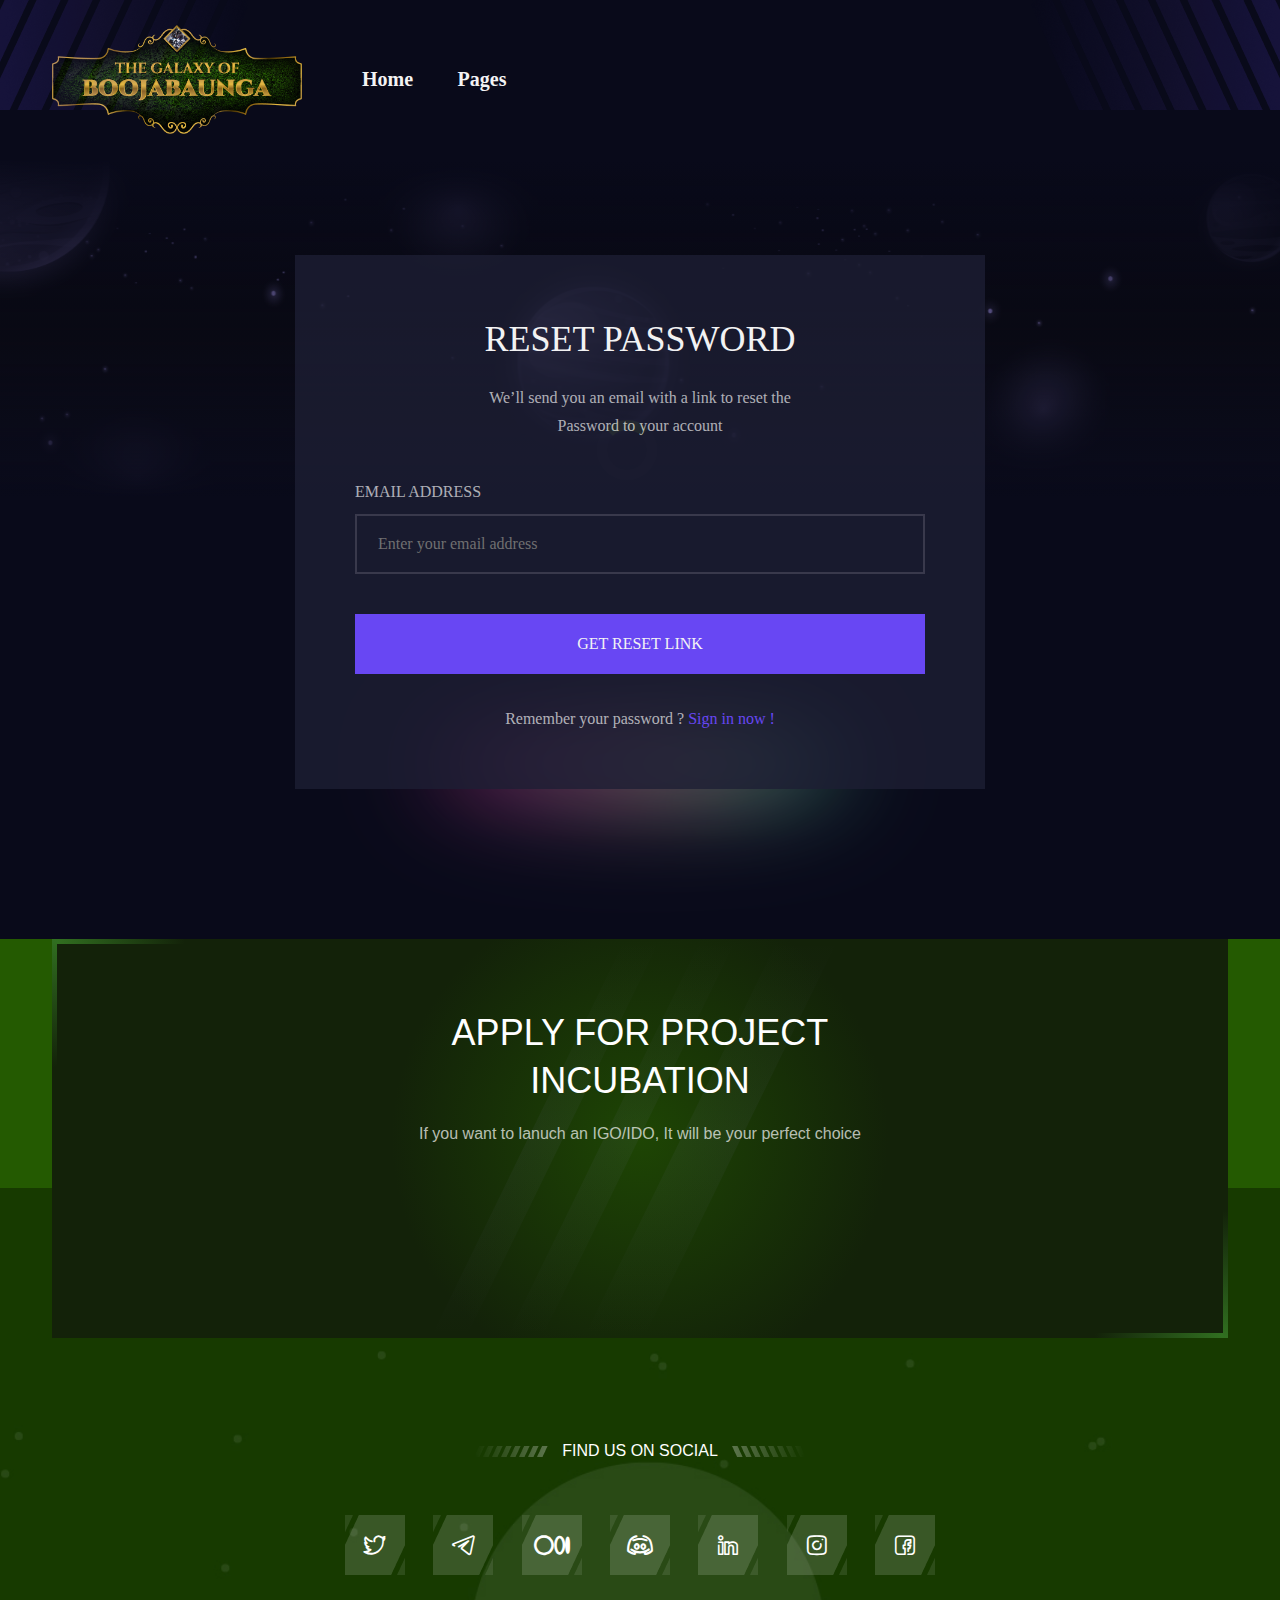
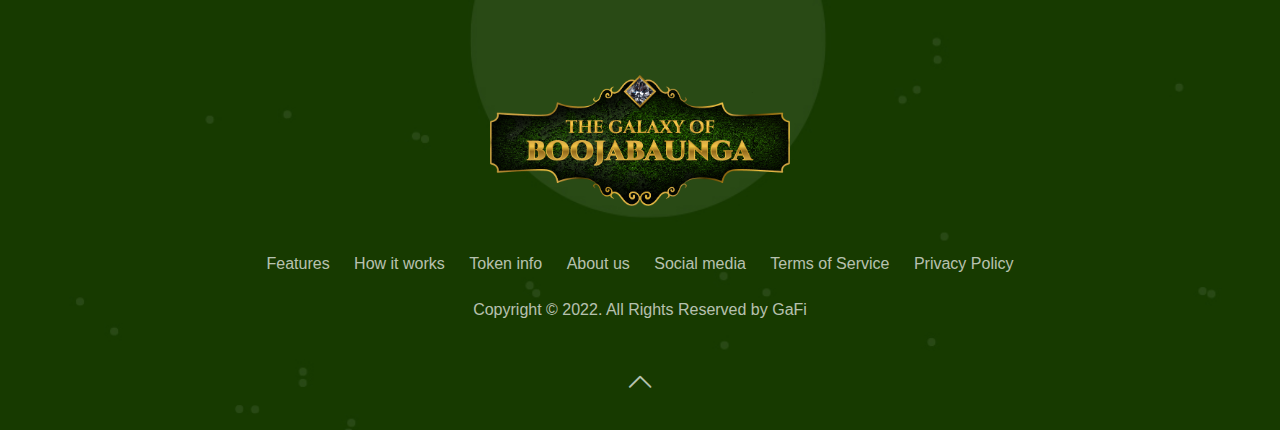
<file: Forget-Password.html>
<!DOCTYPE html>
<html lang="zxx">
    <head>
        <!-- meta tag -->
        <meta charset="utf-8" />
        <title>Boojabaunga! the galaxy of Boojabaunga</title>
        <meta name="description" content="" />
        <!-- responsive tag -->
        <meta http-equiv="x-ua-compatible" content="ie=edge" />
        <meta name="viewport" content="width=device-width, initial-scale=1" />
        <!-- favicon -->
        <link rel="apple-touch-icon" href="apple-touch-icon.png" />
        <link rel="shortcut icon" type="image/x-icon" href="assets/images/fav.png" />
        <!-- Bootstrap v4.4.1 css -->
        <link rel="stylesheet" type="text/css" href="assets/css/bootstrap.min.css" />
        <!-- animate css -->
        <link rel="stylesheet" type="text/css" href="assets/css/animate.css" />
        <!-- magnific css -->
        <link rel="stylesheet" type="text/css" href="assets/css/magnific-popup.css" />
        <!-- owl.carousel css -->
        <link rel="stylesheet" type="text/css" href="assets/css/owl.carousel.css" />
        <!-- off canvas css -->
        <link rel="stylesheet" type="text/css" href="assets/css/off-canvas.css" />
        <!-- flaticon css  -->
        <link rel="stylesheet" type="text/css" href="assets/css/ico-moon-fonts.css" />
        <!-- spacing css -->
        <link rel="stylesheet" type="text/css" href="assets/css/sc-spacing.css" />
        <!-- style css -->
        <link rel="stylesheet" type="text/css" href="assets/css/style.css" />
        <!-- responsive css -->
        <link rel="stylesheet" type="text/css" href="assets/css/responsive.css" />
    </head>
	<body>

        <!--Preloader area start here-->
        <section class="loader_first">
            <div class="circular-spinner"></div>
        </section>
        <!--Preloader area End here-->

		<!--Header Start-->
        <header id="gamfi-header" class="gamfi-header-section default-header">
            <div class="menu-area menu-sticky">
                <div class="container">
                    <div class="heaader-inner-area d-flex justify-content-between align-items-center">
                        <div class="gamfi-logo-area d-flex justify-content-between align-items-center">
                            <div class="logo">
                                <a href="index.html"><img src="assets/images/logo.png" alt="logo" width=250px /></a>
                            </div>
                            <div class="header-menu">
                                <ul class="nav-menu">
                                    <li><a href="index.html">Home</a></li>

                                    <!--Project Nav Remove from Here-->

                                    <!--Staking Nav Remove from Here-->

                                   
                                    <li><a href="#">Pages</a>
                                        <ul class="sub-menu">

                                            <!--KYC Nav Remove from Here-->

                                            <li class="menu-item-has-children"><a href="signin.html">Auth Pages</a>
                                                <ul class="sub-menu">
                                                    <li><a href="signUp.html">Sign Up</a></li>
                                                    <li><a href="signin.html">Sign In</a></li>
                                                    <li><a href="Forget-Password.html">Forgot Password</a></li>
                                                </ul>
                                            </li>

                                          <!--farm Nav Remove from Here-->

                                            <li><a href="leaderboard.html">Leaderboard</a></li>

                                           <!--igo ranking Nav Remove from Here-->

                                            <li><a href="roadMap.html">Roadmap</a></li>
                                            <li><a href="teamdetails.html">Team Details</a></li>
                                            <li><a href="Get-In-touch.html">Contact Us</a></li>

                                           <!--igo apply Nav Remove from Here-->

                                        </ul>
                                    </li>
                                </ul>
                            </div>
                        </div>
                                   
                        <!--buttons remove from here-->
                       
                    </div>
                </div>
            </div>
            <!-- Canvas Mobile Menu start -->
            <nav class="right_menu_togle mobile-navbar-menu" id="mobile-navbar-menu">
                <div class="close-btn">
                    <a id="nav-close2" class="nav-close">
                        <div class="line">
                            <span class="line1"></span>
                            <span class="line2"></span>
                        </div>
                    </a>
                </div>
                <div class="sidebar-logo mb-30">
                    <a href="index.html"><img src="assets/images/logo-dark.png" alt=""></a>
                </div>
                <ul class="nav-menu">
                    <li class="current-menu-item"><a href="index.html">Home</a></li>
                    <li><a href="project.html">Projects</a>
                        <ul class="sub-menu">
                            <li><a href="project.html">Projects List</a></li>
                            <li><a href="explore.html">Projects Grid</a></li>
                            <li><a href="calendar.html">Project Calendar</a></li>
                            <li><a href="project-details.html">Project Details</a></li>
                        </ul>
                    </li>
                    <li><a href="staking.html">Staking</a>
                        <ul class="sub-menu">
                            <li><a href="staking.html">Staking 1</a></li>
                            <li><a href="staking-2.html">Staking 2</a></li>
                        </ul>
                    </li>
                    <li class="menu-item-has-children">
                        <a href="#">Pages</a>
                        <ul class="sub-menu">
                            <li class="menu-item-has-children"><a href="project.html">Explore Projects</a>
                                <ul class="sub-menu">
                                    <li><a href="project.html">Projects List</a></li>
                                    <li><a href="explore.html">Projects Grid</a></li>
                                    <li><a href="calendar.html">Project Calendar</a></li>
                                    <li><a href="project-details.html">Project Details</a></li>
                                </ul>
                            </li>
                            <li class="menu-item-has-children"><a href="signin.html">Auth Pages</a>
                                <ul class="sub-menu">
                                    <li><a href="signUp.html">Sign Up</a></li>
                                    <li><a href="signin.html">Sign In</a></li>
                                    <li><a href="Forget-Password.html">Forgot Password</a></li>
                                </ul>
                            </li>
                            <li><a href="farm.html">Farming</a></li>
                            <li><a href="leaderboard.html">Leaderboard</a></li>
                            <li><a href="igo-ranking.html">IGO Ranking</a></li>
                            <li><a href="roadMap.html">Roadmap</a></li>
                            <li><a href="teamdetails.html">Team Details</a></li>
                            <li><a href="Get-In-touch.html">Contact Us</a></li>
                            <li><a href="igo-apply.html">Apply For IGO</a></li>
                        </ul>
                    </li>
                    <li class="menu-item-has-children">
                        <a href="#">Buy Token</a>
                        <ul class="sub-menu">
                            <li><a href="#">PancakeSwap</a></li>
                            <li><a href="#">UniSwap</a></li>
                            <li><a href="#">CoinMarketCap</a></li>
                            <li><a href="#">Gate.io</a></li>
                        </ul>
                    </li>
                    <li>
                        <button type="button" class="readon black-shape-big connectWalletBtnforMobile" data-bs-toggle="modal" data-bs-target="#exampleModal"><img src="assets/images/icons/connect_white.png" alt="Icon">
                            <span class="btn-text">Connect </span>
                            <span class="hover-shape1"></span>
                            <span class="hover-shape2"></span>
                            <span class="hover-shape3"></span>
                        </button>
                    </li>
                </ul>
            </nav>
            <!-- Canvas Menu end -->
        </header>
        <!--Header End-->

		<!-- SignUp-SignIn_Sectioon -->
		<div class="SignUp_SignIn_Form_Sect">
            <div class="SignUp_SignIn_Form_SectBG"></div>
		    <div class="container">
		        <div class="SignUp_SignIn_Form_Content">
		            <div class="SignUp_SignIn_Form ForgotPassForm">
		                <h2>reset Password</h2>
		                <h3>We’ll send you an email with a link to reset the Password to your account</h3>
		                <form action="">
		                    <div class="EmailFild">
		                        <lable>Email Address</lable>
		                        <input type="email" placeholder="Enter your email address">
		                    </div>
		                    <a href="index.html">
		                        <div class="project-btn-area text-center black-shape-bigCustom">
		                            <button>Get Reset Link</button>
		                            <span class="hover-shape1"></span>
		                            <span class="hover-shape2"></span>
		                            <span class="hover-shape3"></span>
		                        </div>
		                    </a>
		                </form>
		                <h4>Remember your password ? <a href="signin.html">Sign in now !</a></h4>
		            </div>
		            <div class="singUpformShadow"></div>
		        </div>
		    </div>
		</div>		
		<!-- SignUp-SignIn_Sectioon END -->

		<!-- Footer Section Start -->
        <div class="gamfi-footer-section">
            <div class="container">
                <div class="footer-cta-area text-center active-shape hover-shape-inner">
                    <h2 class="title mb-15">
                        Apply for project<br />
                        incubation
                    </h2>
                    <div class="dsc mb-40">
                        If you want to lanuch an IGO/IDO, It will be your perfect choice
                    </div>
                    <a class="banner-btn wow fadeInUp black-shape" data-wow-delay="300ms" data-wow-duration="2500ms" href="igo-apply.html">
                        <span class="btn-text">Apply For IGO</span>
                        <span class="hover-shape1"></span>
                        <span class="hover-shape2"></span>
                        <span class="hover-shape3"></span>
                    </a>
                    <span class="border-shadow shadow-1"></span>
                    <span class="border-shadow shadow-2"></span>
                    <span class="border-shadow shadow-3"></span>
                    <span class="border-shadow shadow-4"></span>
                    <span class="hover-shape-bg hover_shape1"></span>
                    <span class="hover-shape-bg hover_shape2"></span>
                    <span class="hover-shape-bg hover_shape3"></span>
                </div>
            </div>
            <div class="footer-area">
                <div class="container">
                    <div class="sec-heading text-center">
                        <div class="sub-inner mb-52">
                            <img class="heading-right-image" src="assets/images/icons/steps2.png" alt="Steps-Image"/>
                            <span class="sub-title white-color">Find us on Social</span>
                            <img class="heading-left-image" src="assets/images/icons/steps.png" alt="Steps-Image"/>
                        </div>
                    </div>
                    <div class="footer-listing text-center mb-100 md-mb-70">
                        <ul class="footer-icon-list">
                            <li><a href="#"><i class="icon-twitter"></i></a></li>
                            <li><a href="#"><i class="icon-telegram"></i></a></li>
                            <li><a href="#"><i class="icon-medium"></i></a></li>
                            <li><a href="#"><i class="icon-discord"></i></a></li>
                            <li><a href="#"><i class="icon-linkedin"></i></a></li>
                            <li><a href="#"><i class="icon-instagram"></i></a></li>
                            <li><a href="#"><i class="icon-facebook"></i></a></li>
                        </ul>
                    </div>
                    <div class="footer-logo text-center mb-45">
                        <img src="assets/images/logo.png" alt="Footer-logo" width=300px />
                    </div>
                    <div class="footer-mainmenu text-center mb-20">
                        <ul>
                            <li><a href="#">Features</a></li>
                            <li><a href="#">How it works</a></li>
                            <li><a href="#">Token info</a></li>
                            <li><a href="#">About us</a></li>
                            <li><a href="#">Social media</a></li>
                            <li><a href="#">Terms of Service</a></li>
                            <li><a href="#">Privacy Policy</a></li>
                        </ul>
                    </div>
                    <div class="copyright-area text-center mb-0">
                        <div class="dsc mb-37">Copyright © 2022. All Rights Reserved by <a target="_blank" class="gafi" href="#">GaFi</a></div>
                    </div>
                    <div class="scrollup text-center">
                        <a href="#"><i class="icon-arrow_up"></i></a>
                    </div>
                </div>
            </div>
        </div>
        <!-- Footer Section End -->

        <!-- Modal Section Start-->
        <div class="modal fade " id="exampleModal" tabindex="-1" aria-labelledby="exampleModalLabel" aria-hidden="true">
            <div class="modal-dialog modal-dialog-centered">
                <div class="modal-content">
                    <div class="modal-header">
                         <h4 class="modals-title  mb-0" id="exampleModalLabel">Connect Wallet</h4>
                        <button type="button" class="btn-close" data-bs-dismiss="modal" aria-label="Close"><i class="icon-x"></i></button>
                    </div>
                    <div class="modal-body">
                        <p class="mb-20">Please select a wallet to connect to this marketplace</p>
                        <div class="connect-section">
                            <ul class="heading-list">
                                <li><a href="#"><span><img src="assets/images/icons/meta-mask.png" alt="Meta-mask-Image"></span>MetaMask</a></li>
                                <li><a href="#"><span><img src="assets/images/icons/coinbase.png" alt="Coinbase-Image"></span>Coinbase</a></li>
                                <li><a href="#"><span><img src="assets/images/icons/trust.png" alt="Trust-Image"></span>Trust Wallet</a></li>
                                <li><a href="#"><span><img src="assets/images/icons/wallet.png" alt="Wallet-Image"></span>WalletConnect</a></li>
                            </ul>
                        </div>
                        <p>By connecting your wallet, you agree to our <a href="#"><span class="modal-title">Terms of Service </span></a>and our <a href="#"><span class="modal-title"> Privacy Policy</span></a>.</p>
                    </div>
                </div>
            </div>
        </div>
        <!-- Modal Section End-->
         
		<!-- modernizr js -->
        <script src="assets/js/modernizr-2.8.3.min.js"></script>
        <!-- jquery latest version -->
        <script src="assets/js/jquery.min.js"></script>
        <!-- Bootstrap v4.4.1 js -->
        <script src="assets/js/bootstrap.min.js"></script>
        <!-- popup.min js -->
        <script src="assets/js/jquery.magnific-popup.min.js"></script>
        <!-- imagesloaded.pkgd.min js -->
        <script src="assets/js/imagesloaded.pkgd.min.js"></script>
        <!-- wow js -->
        <script src="assets/js/wow.min.js"></script>
        <script src="assets/js/jquery.counterup.min.js"></script>
        <!-- counter top js -->
        <script src="assets/js/waypoints.min.js"></script>
        <!-- owl.carousel js -->
        <script src="assets/js/owl.carousel.min.js"></script>
        <!-- plugins js -->
        <script src="assets/js/plugins.js"></script>
        <!-- main js -->
        <script src="assets/js/main.js"></script>
        
        
	</body>
</html>
</file>
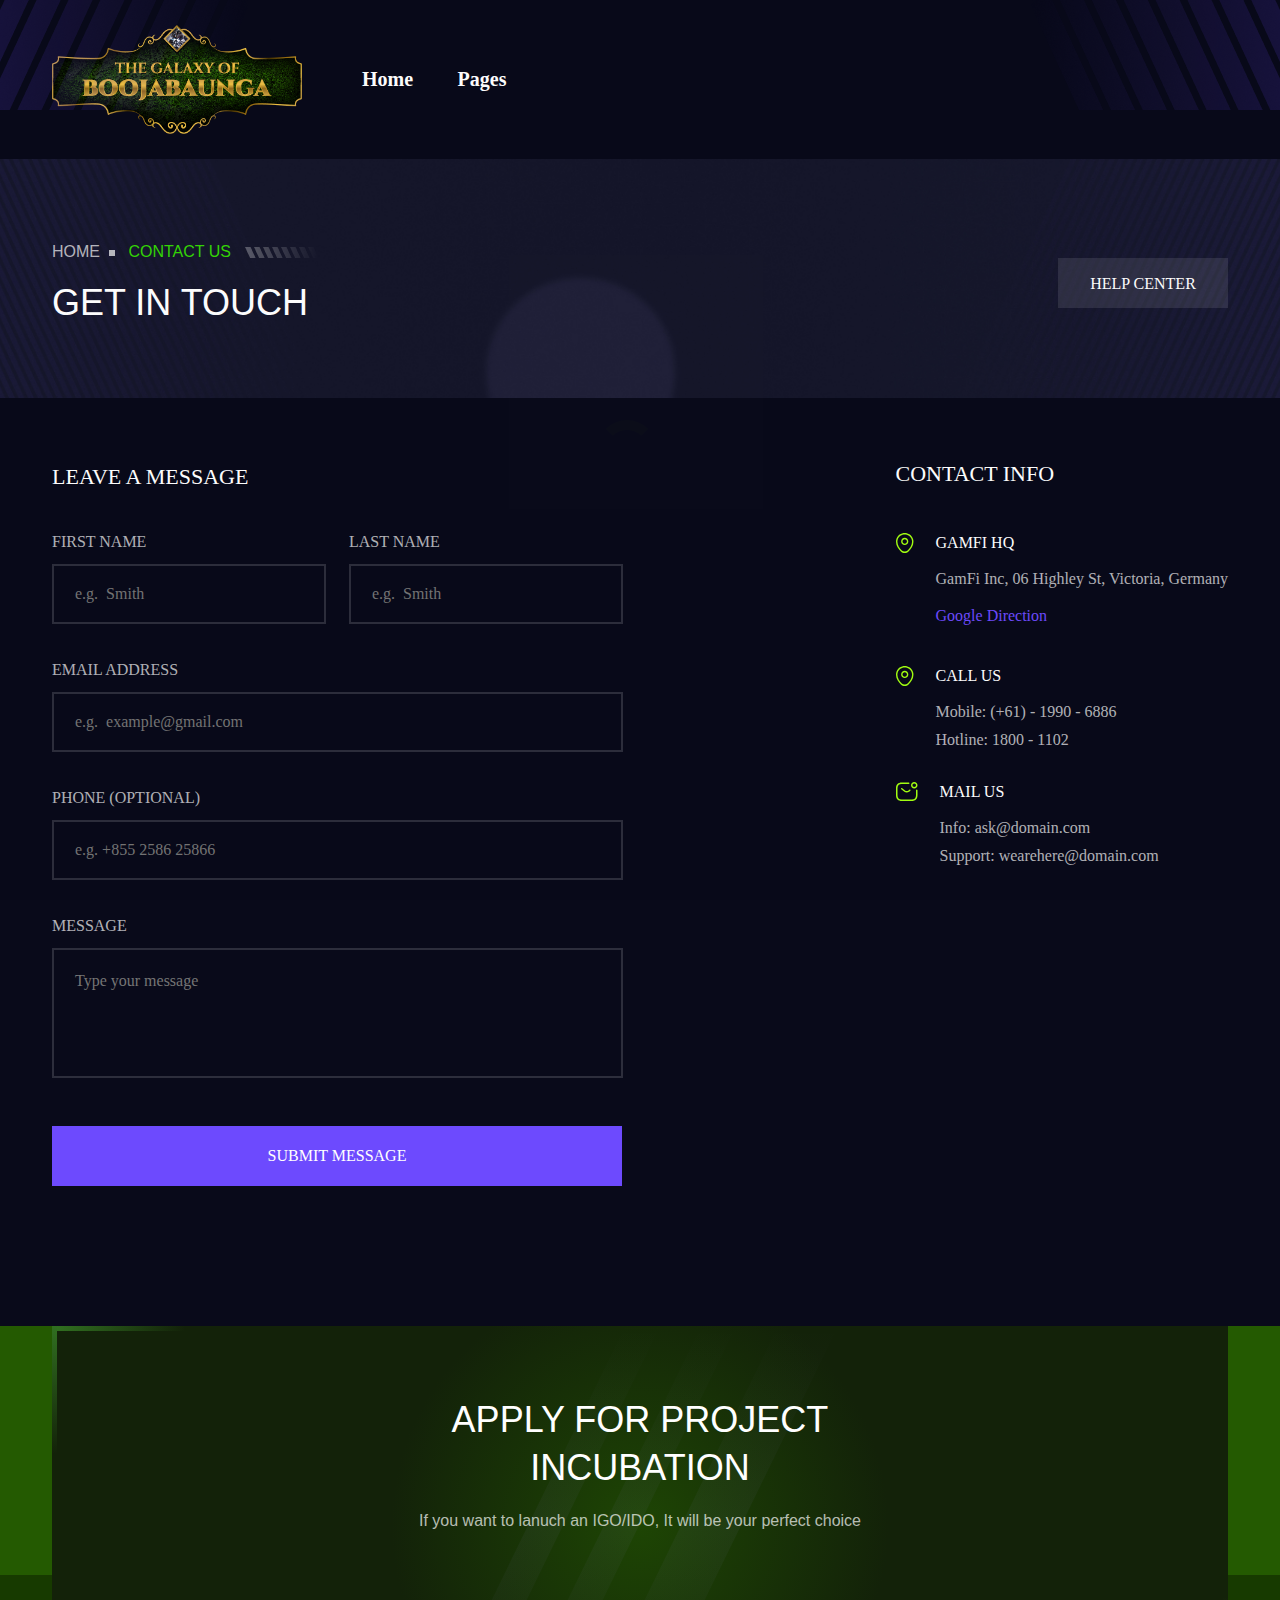
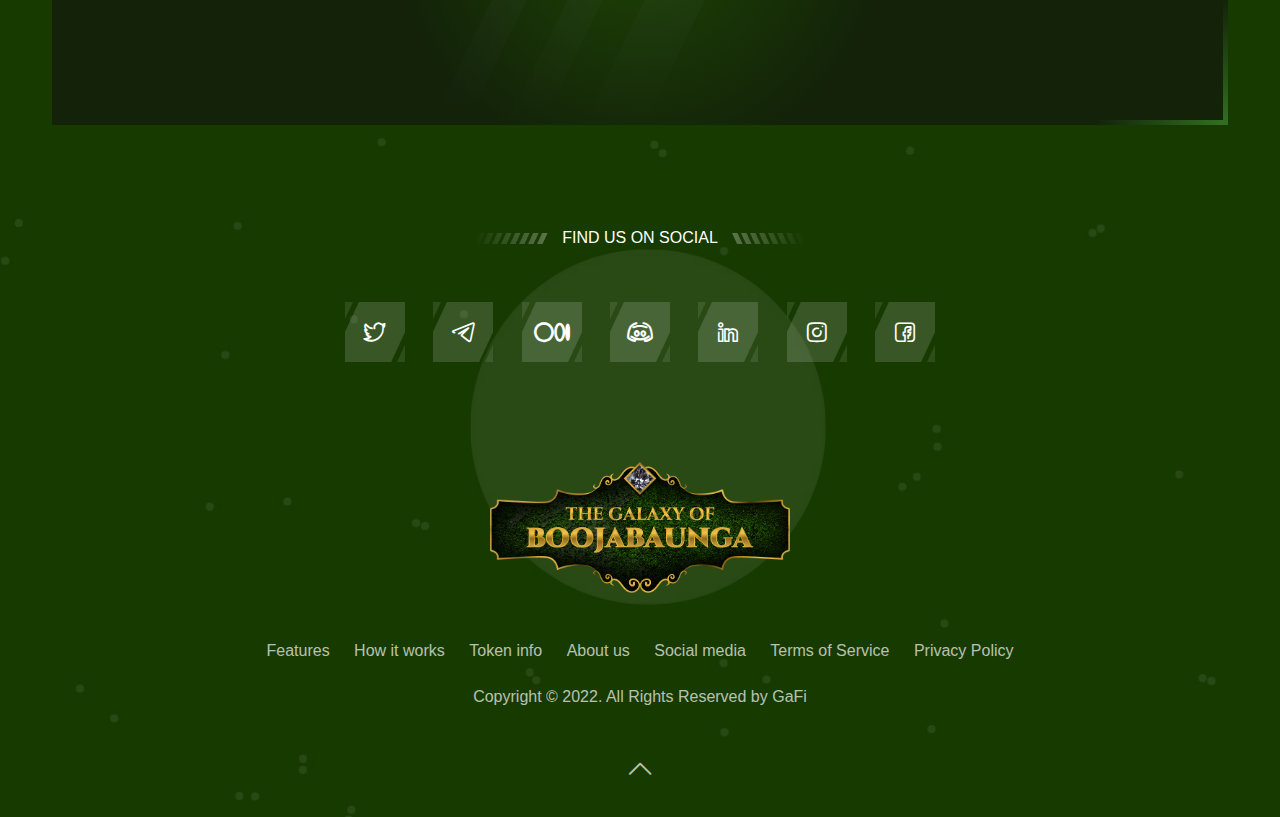
<file: Get-In-touch.html>
<!DOCTYPE html>
<html lang="zxx">
    <head>
        <!-- meta tag -->
        <meta charset="utf-8" />
        <title>Boojabaunga! the galaxy of Boojabaunga</title>
        <meta name="description" content="" />
        <!-- responsive tag -->
        <meta http-equiv="x-ua-compatible" content="ie=edge" />
        <meta name="viewport" content="width=device-width, initial-scale=1" />
        <!-- favicon -->
        <link rel="apple-touch-icon" href="apple-touch-icon.png" />
        <link rel="shortcut icon" type="image/x-icon" href="assets/images/fav.png" />
        <!-- Bootstrap v4.4.1 css -->
        <link rel="stylesheet" type="text/css" href="assets/css/bootstrap.min.css" />
        <!-- animate css -->
        <link rel="stylesheet" type="text/css" href="assets/css/animate.css" />
        <!-- magnific css -->
        <link rel="stylesheet" type="text/css" href="assets/css/magnific-popup.css" />
        <!-- owl.carousel css -->
        <link rel="stylesheet" type="text/css" href="assets/css/owl.carousel.css" />
        <!-- off canvas css -->
        <link rel="stylesheet" type="text/css" href="assets/css/off-canvas.css" />
        <!-- flaticon css  -->
        <link rel="stylesheet" type="text/css" href="assets/css/ico-moon-fonts.css" />
        <!-- spacing css -->
        <link rel="stylesheet" type="text/css" href="assets/css/sc-spacing.css" />
        <!-- style css -->
        <link rel="stylesheet" type="text/css" href="assets/css/style.css" />
        <!-- responsive css -->
        <link rel="stylesheet" type="text/css" href="assets/css/responsive.css" />
    </head>
	<body>

        <!--Preloader area start here-->
        <section class="loader_first">
            <div class="circular-spinner"></div>
        </section>
        <!--Preloader area End here-->

		<!--Header Start-->
        <header id="gamfi-header" class="gamfi-header-section default-header">
            <div class="menu-area menu-sticky">
                <div class="container">
                    <div class="heaader-inner-area d-flex justify-content-between align-items-center">
                        <div class="gamfi-logo-area d-flex justify-content-between align-items-center">
                            <div class="logo">
                                <a href="index.html"><img src="assets/images/logo.png" alt="logo" width=250px /></a>
                            </div>
                            <div class="header-menu">
                                <ul class="nav-menu">
                                    <li><a href="index.html">Home</a></li>

                                    <!--Project Nav Remove from Here-->

                                    <!--Staking Nav Remove from Here-->

                                   
                                    <li><a href="#">Pages</a>
                                        <ul class="sub-menu">

                                            <!--KYC Nav Remove from Here-->

                                            <li class="menu-item-has-children"><a href="signin.html">Auth Pages</a>
                                                <ul class="sub-menu">
                                                    <li><a href="signUp.html">Sign Up</a></li>
                                                    <li><a href="signin.html">Sign In</a></li>
                                                    <li><a href="Forget-Password.html">Forgot Password</a></li>
                                                </ul>
                                            </li>

                                          <!--farm Nav Remove from Here-->

                                            <li><a href="leaderboard.html">Leaderboard</a></li>

                                           <!--igo ranking Nav Remove from Here-->

                                            <li><a href="roadMap.html">Roadmap</a></li>
                                            <li><a href="teamdetails.html">Team Details</a></li>
                                            <li><a href="Get-In-touch.html">Contact Us</a></li>

                                           <!--igo apply Nav Remove from Here-->

                                        </ul>
                                    </li>
                                </ul>
                            </div>
                        </div>
                        
                        <!--buttons remove from here-->

                    </div>
                </div>
            </div>
            <!-- Canvas Mobile Menu start -->
            <nav class="right_menu_togle mobile-navbar-menu" id="mobile-navbar-menu">
                <div class="close-btn">
                    <a id="nav-close2" class="nav-close">
                        <div class="line">
                            <span class="line1"></span>
                            <span class="line2"></span>
                        </div>
                    </a>
                </div>
                <div class="sidebar-logo mb-30">
                    <a href="index.html"><img src="assets/images/logo-dark.png" alt=""></a>
                </div>
                <ul class="nav-menu">
                    <li class="current-menu-item"><a href="index.html">Home</a></li>
                    <li><a href="project.html">Projects</a>
                        <ul class="sub-menu">
                            <li><a href="project.html">Projects List</a></li>
                            <li><a href="explore.html">Projects Grid</a></li>
                            <li><a href="calendar.html">Project Calendar</a></li>
                            <li><a href="project-details.html">Project Details</a></li>
                        </ul>
                    </li>
                    <li><a href="staking.html">Staking</a>
                        <ul class="sub-menu">
                            <li><a href="staking.html">Staking 1</a></li>
                            <li><a href="staking-2.html">Staking 2</a></li>
                        </ul>
                    </li>
                    <li class="menu-item-has-children">
                        <a href="#">Pages</a>
                        <ul class="sub-menu">
                            <li class="menu-item-has-children"><a href="project.html">Explore Projects</a>
                                <ul class="sub-menu">
                                    <li><a href="project.html">Projects List</a></li>
                                    <li><a href="explore.html">Projects Grid</a></li>
                                    <li><a href="calendar.html">Project Calendar</a></li>
                                    <li><a href="project-details.html">Project Details</a></li>
                                </ul>
                            </li>
                            <li class="menu-item-has-children"><a href="signin.html">Auth Pages</a>
                                <ul class="sub-menu">
                                    <li><a href="signUp.html">Sign Up</a></li>
                                    <li><a href="signin.html">Sign In</a></li>
                                    <li><a href="Forget-Password.html">Forgot Password</a></li>
                                </ul>
                            </li>
                            <li><a href="farm.html">Farming</a></li>
                            <li><a href="leaderboard.html">Leaderboard</a></li>
                            <li><a href="igo-ranking.html">IGO Ranking</a></li>
                            <li><a href="roadMap.html">Roadmap</a></li>
                            <li><a href="teamdetails.html">Team Details</a></li>
                            <li><a href="Get-In-touch.html">Contact Us</a></li>
                            <li><a href="igo-apply.html">Apply For IGO</a></li>
                        </ul>
                    </li>
                    <li class="menu-item-has-children">
                        <a href="#">Buy Token</a>
                        <ul class="sub-menu">
                            <li><a href="#">PancakeSwap</a></li>
                            <li><a href="#">UniSwap</a></li>
                            <li><a href="#">CoinMarketCap</a></li>
                            <li><a href="#">Gate.io</a></li>
                        </ul>
                    </li>
                    <li>
                        <button type="button" class="readon black-shape-big connectWalletBtnforMobile" data-bs-toggle="modal" data-bs-target="#exampleModal"><img src="assets/images/icons/connect_white.png" alt="Icon">
                            <span class="btn-text">Connect </span>
                            <span class="hover-shape1"></span>
                            <span class="hover-shape2"></span>
                            <span class="hover-shape3"></span>
                        </button>
                    </li>
                </ul>
            </nav>
            <!-- Canvas Menu end -->
        </header>
        <!--Header End-->

		<!-- Breadcrumbs Section Start -->
		<div class="gamfi-breadcrumbs-section">
			<div class="container">
				<div class="row">
					<div class="col-lg-5">
						<div class="breadcrumbs-area sec-heading">
							<div class="sub-inner mb-15">
								<a class="breadcrumbs-link" href="index.html">Home</a>
								<span class="sub-title">Contact Us</span>
								<img class="heading-left-image" src="assets/images/icons/steps.png" alt="Steps-Image" />
							</div>
							<h2 class="title mb-0">Get In Touch</h2>
						</div>
					</div>
					<div class="col-lg-7 breadcrumbs-form breadcrumbsprogress_BarCustom md-mt-40">
						<div class="Gamfi_Header_contentright">
                            <div class="HelpCenterBtn">
                                <a class="readon black-shape" href="#">
                                    <span class="btn-text">Help Center</span>
                                    <span class="hover-shape1"></span>
                                    <span class="hover-shape2"></span>
                                    <span class="hover-shape3"></span>
                                </a>
                            </div>
                        </div>
					</div>
				</div>
			</div>
		</div>
		<!-- Breadcrumbs  Section End -->

		<!-- KYC Form Section -->
        <div class="kycFormSect">
            <div class="container">
                <div class="row m-0">
                    <div class="col-md-6 p-0">
                        <div class="kycForm GetinTouchForm">
                            <h3>Leave A Message</h3>
                            <form action="">
                                <div class="InputNameSect">
                                    <div class="FirstNameFild">
                                        <lable>First Name</lable>
                                        <input type="text" placeholder="e.g.  Smith">
                                    </div>
                                    <div class="LastNameFild">
                                        <lable>Last Name</lable>
                                        <input type="text" placeholder="e.g.  Smith">
                                    </div>
                                </div>
                                <div class="Email_AddressFild">
                                    <lable>Email Address</lable>
                                    <input type="email" placeholder="e.g.  example@gmail.com">
                                </div>
                                <div class="PhoneFild">
                                    <lable>Phone (Optional)</lable>
                                    <input type="text" placeholder="e.g. +855 2586 25866">
                                </div>
                                <div class="PhoneFild">
                                    <lable>Message</lable>
                                    <textarea placeholder="Type your message"></textarea>
                                </div>
                                
                                
                            </form>
                            <a href="kyc_process-Step2.html">
                                <div class="project-btn-area text-center black-shape-bigCustom">
                                    <button>Submit Message</button>
                                    <span class="hover-shape1"></span>
                                    <span class="hover-shape2"></span>
                                    <span class="hover-shape3"></span>
                                </div>
                            </a>
                        </div>
                    </div>
                    <div class="col-md-6 p-0">
                        <div class="GetInTouch_Contuct_Sect">
                            <div class="GetInTouch_Contuct_Content">
                                <h2>Contact Info</h2>
                                <div class="cotactInfoContent">
                                    <div class="cotactInfoSymbol">
                                        <img src="assets/images/kycimg/location.svg" alt="icon" class="img-fluid" />
                                    </div>
                                    <div class="cotactInfoText">
                                        <h5>GAMFI hq</h5>
                                        <h6>GamFi Inc, 06 Highley St, Victoria, Germany</h6>
                                        <a href="http://maps.google.com/">Google Direction</a>
                                    </div>
                                </div>
                                <div class="cotactInfoContent">
                                    <div class="cotactInfoSymbol">
                                        <img src="assets/images/kycimg/location.svg" alt="icon" class="img-fluid" />
                                    </div>
                                    <div class="cotactInfoText">
                                        <h5>Call us</h5>
                                        <h6>Mobile: (+61) - 1990 - 6886</h6>
                                        <h6>Hotline: 1800 - 1102</h6>
                                    </div>
                                </div>
                                <div class="cotactInfoContent">
                                    <div class="cotactInfoSymbol">
                                        <img src="assets/images/kycimg/sms-notification.svg" alt="icon" class="img-fluid" />
                                    </div>
                                    <div class="cotactInfoText">
                                        <h5>Mail us</h5>
                                        <h6>Info: ask@domain.com</h6>
                                        <h6>Support: wearehere@domain.com</h6>
                                    </div>
                                </div>
                            </div>
                        </div>
                    </div>
                </div>
            </div>
        </div>
        <!-- kyc form SectionEnd -->

		<!-- Footer Section Start -->
        <div class="gamfi-footer-section">
            <div class="container">
                <div class="footer-cta-area text-center active-shape hover-shape-inner">
                    <h2 class="title mb-15">
                        Apply for project<br />
                        incubation
                    </h2>
                    <div class="dsc mb-40">
                        If you want to lanuch an IGO/IDO, It will be your perfect choice
                    </div>
                    <a class="banner-btn wow fadeInUp black-shape" data-wow-delay="300ms" data-wow-duration="2500ms" href="igo-apply.html">
                        <span class="btn-text">Apply For IGO</span>
                        <span class="hover-shape1"></span>
                        <span class="hover-shape2"></span>
                        <span class="hover-shape3"></span>
                    </a>
                    <span class="border-shadow shadow-1"></span>
                    <span class="border-shadow shadow-2"></span>
                    <span class="border-shadow shadow-3"></span>
                    <span class="border-shadow shadow-4"></span>
                    <span class="hover-shape-bg hover_shape1"></span>
                    <span class="hover-shape-bg hover_shape2"></span>
                    <span class="hover-shape-bg hover_shape3"></span>
                </div>
            </div>
            <div class="footer-area">
                <div class="container">
                    <div class="sec-heading text-center">
                        <div class="sub-inner mb-52">
                            <img class="heading-right-image" src="assets/images/icons/steps2.png" alt="Steps-Image"/>
                            <span class="sub-title white-color">Find us on Social</span>
                            <img class="heading-left-image" src="assets/images/icons/steps.png" alt="Steps-Image"/>
                        </div>
                    </div>
                    <div class="footer-listing text-center mb-100 md-mb-70">
                        <ul class="footer-icon-list">
                            <li><a href="#"><i class="icon-twitter"></i></a></li>
                            <li><a href="#"><i class="icon-telegram"></i></a></li>
                            <li><a href="#"><i class="icon-medium"></i></a></li>
                            <li><a href="#"><i class="icon-discord"></i></a></li>
                            <li><a href="#"><i class="icon-linkedin"></i></a></li>
                            <li><a href="#"><i class="icon-instagram"></i></a></li>
                            <li><a href="#"><i class="icon-facebook"></i></a></li>
                        </ul>
                    </div>
                    <div class="footer-logo text-center mb-45">
                        <img src="assets/images/logo.png" alt="Footer-logo" width=300px />
                    </div>
                    <div class="footer-mainmenu text-center mb-20">
                        <ul>
                            <li><a href="#">Features</a></li>
                            <li><a href="#">How it works</a></li>
                            <li><a href="#">Token info</a></li>
                            <li><a href="#">About us</a></li>
                            <li><a href="#">Social media</a></li>
                            <li><a href="#">Terms of Service</a></li>
                            <li><a href="#">Privacy Policy</a></li>
                        </ul>
                    </div>
                    <div class="copyright-area text-center mb-0">
                        <div class="dsc mb-37">Copyright © 2022. All Rights Reserved by <a target="_blank" class="gafi" href="#">GaFi</a></div>
                    </div>
                    <div class="scrollup text-center">
                        <a href="#"><i class="icon-arrow_up"></i></a>
                    </div>
                </div>
            </div>
        </div>
        <!-- Footer Section End -->

        <!-- Modal Section Start-->
        <div class="modal fade " id="exampleModal" tabindex="-1" aria-labelledby="exampleModalLabel" aria-hidden="true">
            <div class="modal-dialog modal-dialog-centered">
                <div class="modal-content">
                    <div class="modal-header">
                         <h4 class="modals-title  mb-0" id="exampleModalLabel">Connect Wallet</h4>
                        <button type="button" class="btn-close" data-bs-dismiss="modal" aria-label="Close"><i class="icon-x"></i></button>
                    </div>
                    <div class="modal-body">
                        <p class="mb-20">Please select a wallet to connect to this marketplace</p>
                        <div class="connect-section">
                            <ul class="heading-list">
                                <li><a href="#"><span><img src="assets/images/icons/meta-mask.png" alt="Meta-mask-Image"></span>MetaMask</a></li>
                                <li><a href="#"><span><img src="assets/images/icons/coinbase.png" alt="Coinbase-Image"></span>Coinbase</a></li>
                                <li><a href="#"><span><img src="assets/images/icons/trust.png" alt="Trust-Image"></span>Trust Wallet</a></li>
                                <li><a href="#"><span><img src="assets/images/icons/wallet.png" alt="Wallet-Image"></span>WalletConnect</a></li>
                            </ul>
                        </div>
                        <p>By connecting your wallet, you agree to our <a href="#"><span class="modal-title">Terms of Service </span></a>and our <a href="#"><span class="modal-title"> Privacy Policy</span></a>.</p>
                    </div>
                </div>
            </div>
        </div>
        <!-- Modal Section End-->
         
		<!-- modernizr js -->
        <script src="assets/js/modernizr-2.8.3.min.js"></script>
        <!-- jquery latest version -->
        <script src="assets/js/jquery.min.js"></script>
        <!-- Bootstrap v4.4.1 js -->
        <script src="assets/js/bootstrap.min.js"></script>
        <!-- popup.min js -->
        <script src="assets/js/jquery.magnific-popup.min.js"></script>
        <!-- imagesloaded.pkgd.min js -->
        <script src="assets/js/imagesloaded.pkgd.min.js"></script>
        <!-- wow js -->
        <script src="assets/js/wow.min.js"></script>
        <script src="assets/js/jquery.counterup.min.js"></script>
        <!-- counter top js -->
        <script src="assets/js/waypoints.min.js"></script>
        <!-- owl.carousel js -->
        <script src="assets/js/owl.carousel.min.js"></script>
        <!-- plugins js -->
        <script src="assets/js/plugins.js"></script>
        <!-- main js -->
        <script src="assets/js/main.js"></script>
        
        
	</body>
</html>
</file>
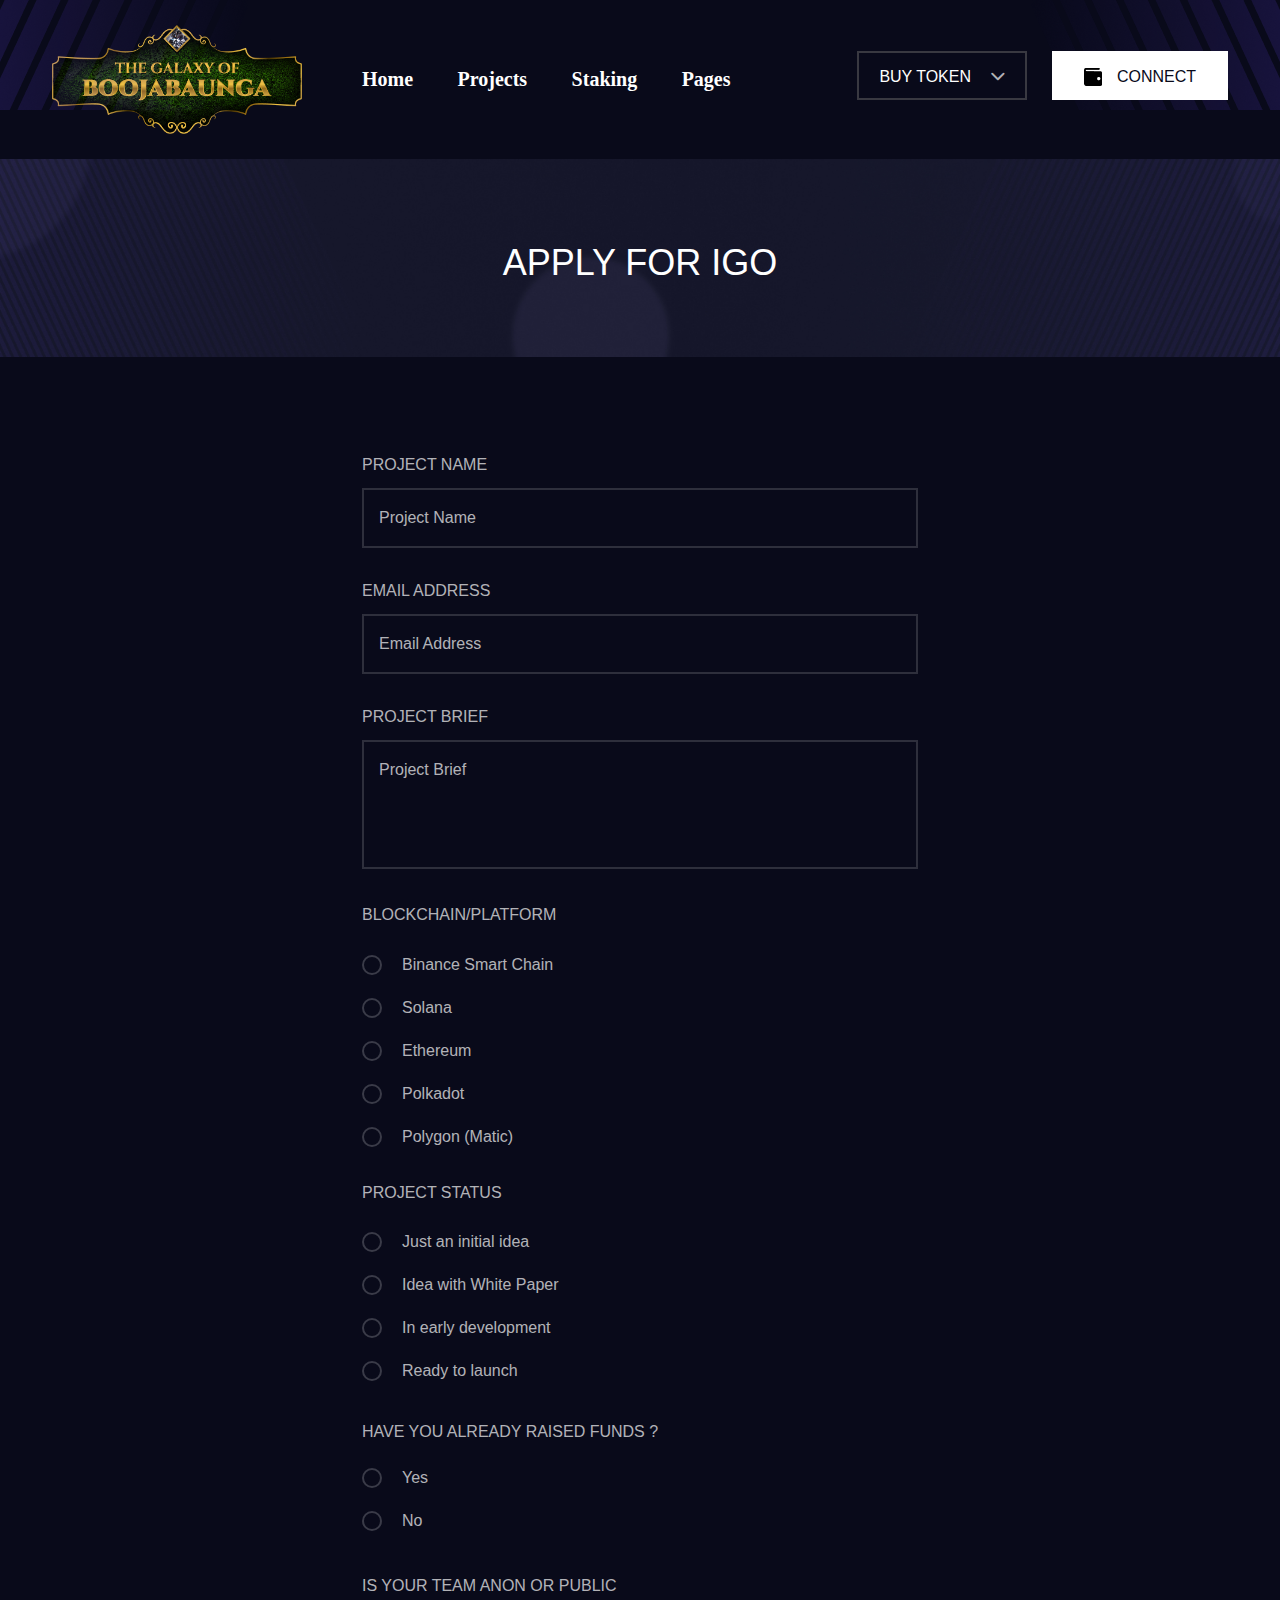
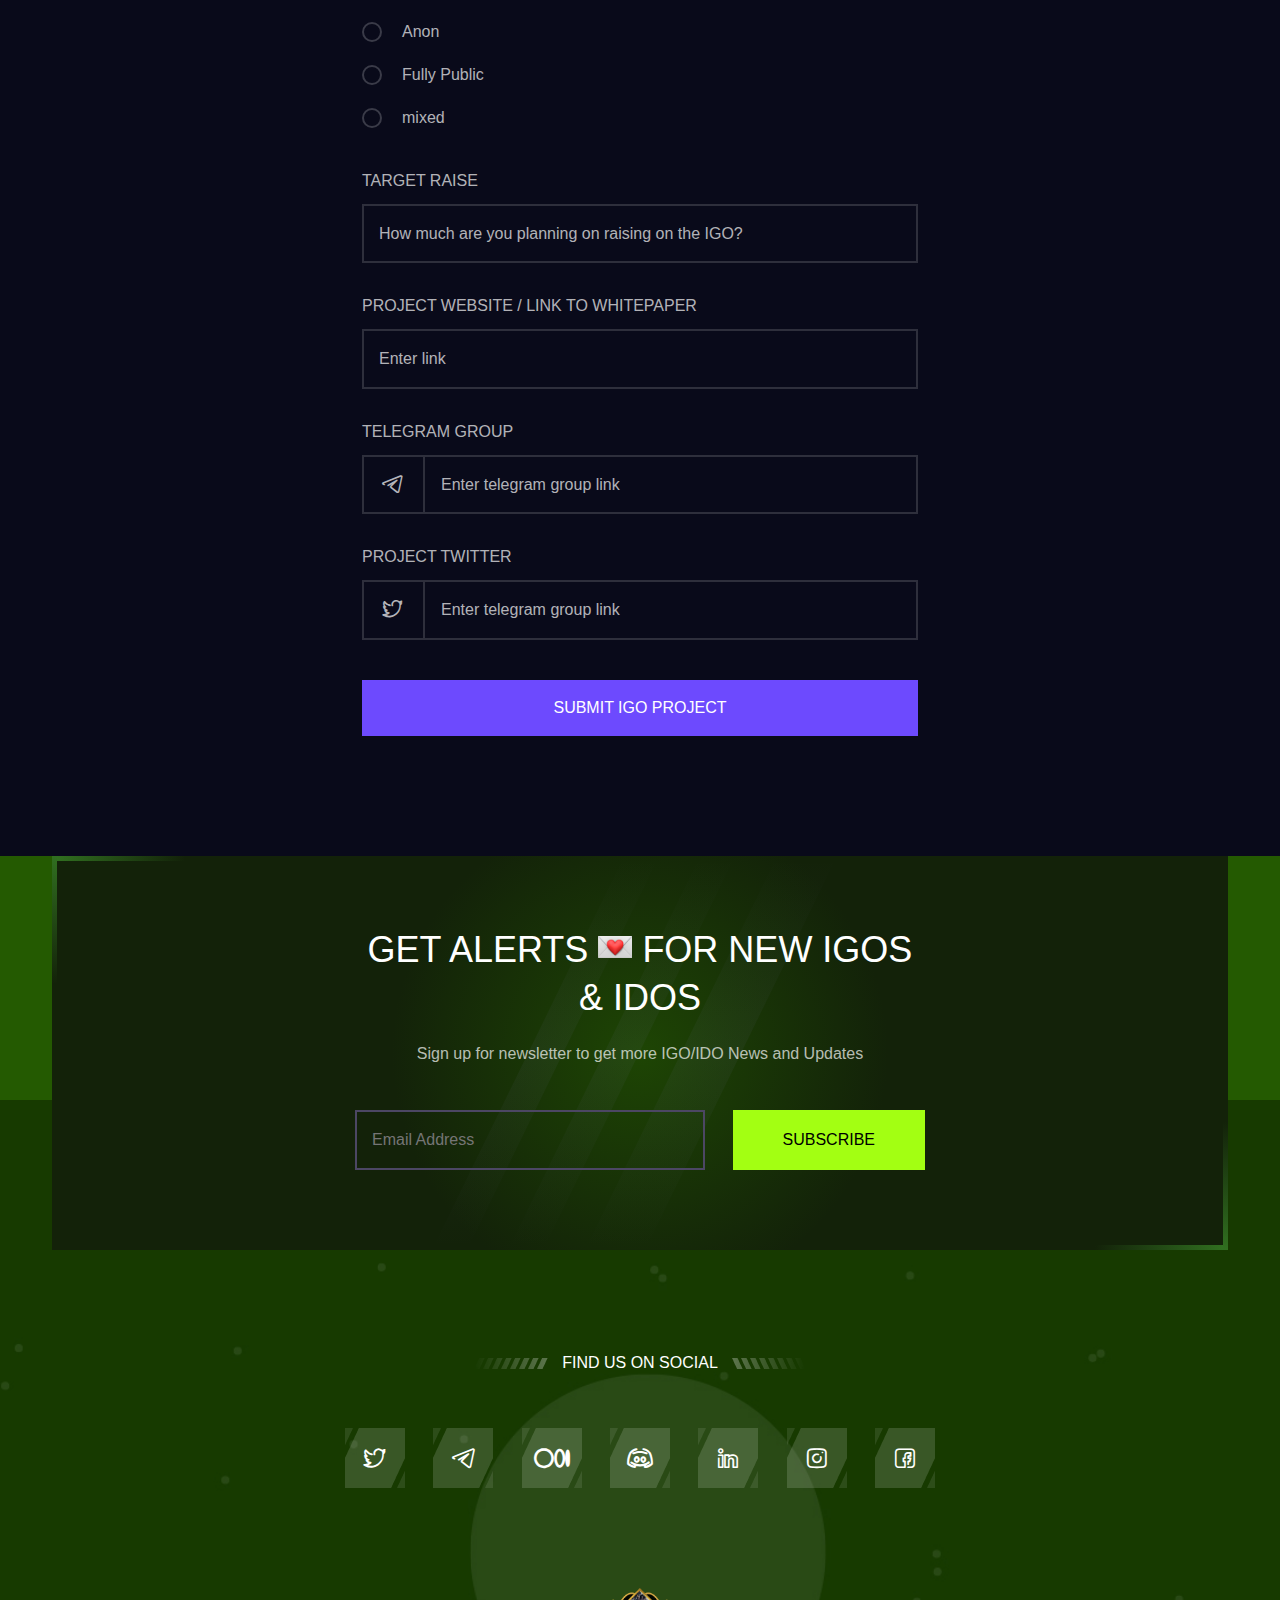
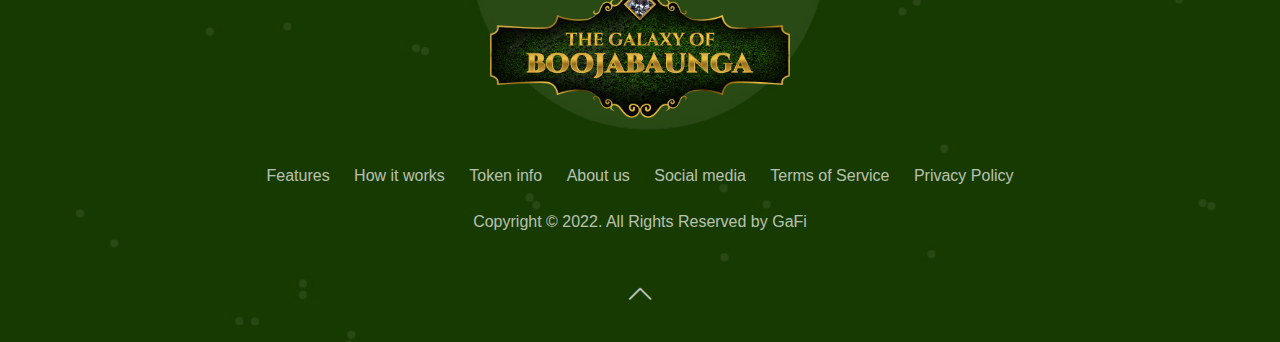
<file: igo-apply.html>
<!DOCTYPE html>
<html lang="zxx">
    <head>
        <!-- meta tag -->
        <meta charset="utf-8" />
        <title>GamFi - Metaverse Web3 IGO/IDO Token Launchpad HTML5 Template</title>
        <meta name="description" content="" />
        <!-- responsive tag -->
        <meta http-equiv="x-ua-compatible" content="ie=edge" />
        <meta name="viewport" content="width=device-width, initial-scale=1" />
        <!-- favicon -->
        <link rel="apple-touch-icon" href="apple-touch-icon.png" />
        <link rel="shortcut icon" type="image/x-icon" href="assets/images/fav.png" />
        <!-- Bootstrap v4.4.1 css -->
        <link rel="stylesheet" type="text/css" href="assets/css/bootstrap.min.css" />
        <!-- animate css -->
        <link rel="stylesheet" type="text/css" href="assets/css/animate.css" />
        <!-- magnific css -->
        <link rel="stylesheet" type="text/css" href="assets/css/magnific-popup.css" />
        <!-- owl.carousel css -->
        <link rel="stylesheet" type="text/css" href="assets/css/owl.carousel.css" />
        <!-- off canvas css -->
        <link rel="stylesheet" type="text/css" href="assets/css/off-canvas.css" />
        <!-- flaticon css  -->
        <link rel="stylesheet" type="text/css" href="assets/css/ico-moon-fonts.css" />
        <!-- spacing css -->
        <link rel="stylesheet" type="text/css" href="assets/css/sc-spacing.css" />
        <!-- style css -->
        <link rel="stylesheet" type="text/css" href="assets/css/style.css" />
        <!-- responsive css -->
        <link rel="stylesheet" type="text/css" href="assets/css/responsive.css" />
    </head>
    <body>

        <!--Preloader area start here-->
        <section class="loader_first">
            <div class="circular-spinner"></div>
        </section>
        <!--Preloader area End here-->

        <!--Header Start-->
        <header id="gamfi-header" class="gamfi-header-section default-header">
            <div class="menu-area menu-sticky">
                <div class="container">
                    <div class="heaader-inner-area d-flex justify-content-between align-items-center">
                        <div class="gamfi-logo-area d-flex justify-content-between align-items-center">
                            <div class="logo">
                                <a href="index.html"><img src="assets/images/logo.png" alt="logo" width=250px /></a>
                            </div>
                            <div class="header-menu">
                                <ul class="nav-menu">
                                    <li><a href="index.html">Home</a></li>
                                    <li><a href="project.html">Projects</a>
                                        <ul class="sub-menu">
                                            <li><a href="project.html">Projects List</a></li>
                                            <li><a href="explore.html">Projects Grid</a></li>
                                            <li><a href="calendar.html">Project Calendar</a></li>
                                            <li><a href="project-details.html">Project Details</a></li>
                                        </ul>
                                    </li>
                                    <li><a href="staking.html">Staking</a>
                                        <ul class="sub-menu">
                                            <li><a href="staking.html">Staking 1</a></li>
                                            <li><a href="staking-2.html">Staking 2</a></li>
                                        </ul>
                                    </li>
                                    <li><a href="#">Pages</a>
                                        <ul class="sub-menu">
                                            <li class="menu-item-has-children"><a href="kyc_process.html">KYC Process</a>
                                                <ul class="sub-menu">
                                                    <li><a href="kyc_process.html">KYC Step 1</a></li>
                                                    <li><a href="kyc_process-Step2.html">KYC Step 2</a></li>
                                                    <li><a href="kyc_process-Step3.html">KYC Step 3</a></li>
                                                </ul>
                                            </li>
                                            <li class="menu-item-has-children"><a href="signin.html">Auth Pages</a>
                                                <ul class="sub-menu">
                                                    <li><a href="signUp.html">Sign Up</a></li>
                                                    <li><a href="signin.html">Sign In</a></li>
                                                    <li><a href="Forget-Password.html">Forgot Password</a></li>
                                                </ul>
                                            </li>
                                            <li><a href="farm.html">Farming</a></li>
                                            <li><a href="leaderboard.html">Leaderboard</a></li>
                                            <li><a href="igo-ranking.html">IGO Ranking</a></li>
                                            <li><a href="roadMap.html">Roadmap</a></li>
                                            <li><a href="teamdetails.html">Team Details</a></li>
                                            <li><a href="Get-In-touch.html">Contact Us</a></li>
                                            <li><a href="igo-apply.html">Apply For IGO</a></li>
                                        </ul>
                                    </li>
                                </ul>
                            </div>
                        </div>
                        <div class="gamfi-btn-area">
                            <ul>
                                <li>
                                    <a id="nav-expander" class="nav-expander bar" href="#">
                                        <div class="bar">
                                            <span class="dot1"></span>
                                            <span class="dot2"></span>
                                            <span class="dot3"></span>
                                        </div>
                                    </a>
                                </li>
                                <li class="buy-token">
                                    <a class="readon black-shape" href="#">
                                        <span class="btn-text">Buy Token </span>
                                        <i class="icon-arrow_down"></i>
                                        <span class="hover-shape1"></span>
                                        <span class="hover-shape2"></span>
                                        <span class="hover-shape3"></span>
                                    </a>
                                    <ul>
                                        <li><a href="#"><img src="assets/images/icons/pancake.png" alt="pancake"> PancakeSwap</a></li>
                                        <li><a href="#"><img src="assets/images/icons/uniswap.png" alt="uniswap"> UniSwap</a></li>
                                        <li><a href="#"><img src="assets/images/icons/market.png" alt="market"> CoinMarketCap</a></li>
                                        <li><a href="#"><img src="assets/images/icons/gate.png" alt="gate"> Gate.io</a></li>
                                    </ul>
                                </li>
                                <li>
                                    <button type="button" class="readon white-btn hover-shape" data-bs-toggle="modal" data-bs-target="#exampleModal"><img src="assets/images/icons/connect.png" alt="Icon"> 
                                        <span class="btn-text">Connect </span>
                                        <span class="hover-shape1"></span>
                                        <span class="hover-shape2"></span>
                                        <span class="hover-shape3"></span>
                                    </button>
                                </li>
                            </ul>
                        </div>
                    </div>
                </div>
            </div>
            <!-- Canvas Mobile Menu start -->
            <nav class="right_menu_togle mobile-navbar-menu" id="mobile-navbar-menu">
                <div class="close-btn">
                    <a id="nav-close2" class="nav-close">
                        <div class="line">
                            <span class="line1"></span>
                            <span class="line2"></span>
                        </div>
                    </a>
                </div>
                <div class="sidebar-logo mb-30">
                    <a href="index.html"><img src="assets/images/logo-dark.png" alt=""></a>
                </div>
                <ul class="nav-menu">
                    <li class="current-menu-item"><a href="index.html">Home</a></li>
                    <li><a href="project.html">Projects</a>
                        <ul class="sub-menu">
                            <li><a href="project.html">Projects List</a></li>
                            <li><a href="explore.html">Projects Grid</a></li>
                            <li><a href="calendar.html">Project Calendar</a></li>
                            <li><a href="project-details.html">Project Details</a></li>
                        </ul>
                    </li>
                    <li><a href="staking.html">Staking</a>
                        <ul class="sub-menu">
                            <li><a href="staking.html">Staking 1</a></li>
                            <li><a href="staking-2.html">Staking 2</a></li>
                        </ul>
                    </li>
                    <li class="menu-item-has-children">
                        <a href="#">Pages</a>
                        <ul class="sub-menu">
                            <li class="menu-item-has-children"><a href="project.html">Explore Projects</a>
                                <ul class="sub-menu">
                                    <li><a href="project.html">Projects List</a></li>
                                    <li><a href="explore.html">Projects Grid</a></li>
                                    <li><a href="calendar.html">Project Calendar</a></li>
                                    <li><a href="project-details.html">Project Details</a></li>
                                </ul>
                            </li>
                            <li class="menu-item-has-children"><a href="signin.html">Auth Pages</a>
                                <ul class="sub-menu">
                                    <li><a href="signUp.html">Sign Up</a></li>
                                    <li><a href="signin.html">Sign In</a></li>
                                    <li><a href="Forget-Password.html">Forgot Password</a></li>
                                </ul>
                            </li>
                            <li><a href="farm.html">Farming</a></li>
                            <li><a href="leaderboard.html">Leaderboard</a></li>
                            <li><a href="igo-ranking.html">IGO Ranking</a></li>
                            <li><a href="roadMap.html">Roadmap</a></li>
                            <li><a href="teamdetails.html">Team Details</a></li>
                            <li><a href="Get-In-touch.html">Contact Us</a></li>
                            <li><a href="igo-apply.html">Apply For IGO</a></li>
                        </ul>
                    </li>
                    <li class="menu-item-has-children">
                        <a href="#">Buy Token</a>
                        <ul class="sub-menu">
                            <li><a href="#">PancakeSwap</a></li>
                            <li><a href="#">UniSwap</a></li>
                            <li><a href="#">CoinMarketCap</a></li>
                            <li><a href="#">Gate.io</a></li>
                        </ul>
                    </li>
                    <li>
                        <button type="button" class="readon black-shape-big connectWalletBtnforMobile" data-bs-toggle="modal" data-bs-target="#exampleModal"><img src="assets/images/icons/connect_white.png" alt="Icon">
                            <span class="btn-text">Connect </span>
                            <span class="hover-shape1"></span>
                            <span class="hover-shape2"></span>
                            <span class="hover-shape3"></span>
                        </button>
                    </li>
                </ul>
            </nav>
            <!-- Canvas Menu end -->
        </header>
        <!--Header End-->
        <!-- Breadcrumbs Section Start -->
        <div class="gamfi-breadcrumbs-section">
            <div class="container">
                <div class="apply-heading text-center">
                    <h2 class="mb-0">Apply for IGO</h2>
                </div>
            </div>
        </div>
        <!-- Breadcrumbs  Section End -->

        <!-- Form Section Start -->
        <div class="gamfi-form-content pt-65 md-pt-45 pb-120 md-pb-80">
            <div class="container">
                <div class="address-form">
                    <form>
                        <div class="input-button">
                            <input type="text" id="project" placeholder="Project Name" required />
                            <label for="project">Project Name</label>
                        </div>
                        <div class="input-button">
                            <input type="email" id="email" placeholder="Email Address" required />
                            <label for="email">Email address</label>
                        </div>
                        <div class="input-button">
                            <input type="text" id="brief" class="brief" placeholder="Project Brief" required />
                            <label for="brief">Project Brief</label>
                        </div>
                        <div class="radio-button">
                            <h5 class="mt-35">Blockchain/Platform</h5>
                            <div class="input-list">
                                <input type="radio" id="binance" name="fav_language" value="Binance Smart Chain">
                                <label for="binance">Binance Smart Chain</label>
                                <div class="check"></div>
                            </div>
                            <div class="input-list">
                                <input type="radio" id="solana" name="fav_language" value="Solana">
                                <label for="solana">Solana</label>
                                <div class="check"></div>
                            </div>
                            <div class="input-list">
                                <input type="radio" id="ethereum" name="fav_language" value="Ethereum">
                                <label for="ethereum">Ethereum</label>
                                <div class="check"></div>
                            </div>
                            <div class="input-list">
                                <input type="radio" id="polkadot" name="fav_language" value="Polkadot">
                                <label for="polkadot">Polkadot</label>
                                <div class="check"></div>
                            </div>
                            <div class="input-list">
                                <input type="radio" id="polygon" name="fav_language" value="Polygon (Matic)">
                                <label for="polygon">Polygon (Matic)</label>
                                <div class="check"></div>
                            </div>
                            <h5 class="mt-25">Project status</h5>
                            <div class="input-list">
                                <input type="radio" id="idea" name="fav_language" value="Just an initial idea">
                                <label for="idea">Just an initial idea</label>
                                <div class="check"></div>
                            </div>
                            <div class="input-list">
                                <input type="radio" id="paper" name="fav_language" value="Idea with White Paper">
                                <label for="paper">Idea with White Paper</label>
                                <div class="check"></div>
                            </div>
                            <div class="input-list">
                                <input type="radio" id="development" name="fav_language" value="In early development">
                                <label for="development">In early development</label>
                                <div class="check"></div>
                            </div>
                            <div class="input-list">
                                <input type="radio" id="launch" name="fav_language" value="Ready to launch">
                                <label for="launch">Ready to launch</label>
                                <div class="check"></div>
                            </div>
                            <h5 class="mt-30 mb-22">Have you already raised funds ?</h5>
                            <div class="input-list">
                                <input type="radio" id="yes" name="fav_language" value="Yes">
                                <label for="yes">Yes</label>
                                <div class="check"></div>
                            </div>
                            <div class="input-list">
                                <input type="radio" id="no" name="fav_language" value="No">
                                <label for="no">No</label>
                                <div class="check"></div>
                            </div>
                            <h5 class="mt-34 mb-22">Is your team Anon or public</h5>
                            <div class="input-list">
                                <input type="radio" id="anon" name="fav_language" value="Anon">
                                <label for="anon">Anon</label>
                                <div class="check"></div>
                            </div>
                            <div class="input-list"> 
                                <input type="radio" id="public" name="fav_language" value="Fully Public">
                                <label for="public">Fully Public</label>
                                <div class="check"></div>
                            </div>
                            <div class="input-list">
                                <input type="radio" id="mixed" name="fav_language" value="Mixed">
                                <label for="mixed">mixed</label>
                                <div class="check"></div>
                            </div>
                        </div>
                        <div class="input-button">
                            <input type="text" id="target" placeholder="How much are you planning on raising on the IGO?" required />
                            <label for="target">Target Raise</label>
                        </div>  
                        <div class="input-button">
                            <input type="text" id="website" placeholder="Enter link" required />
                            <label for="website">Project Website / Link to whitepaper</label>
                        </div>  
                        <div class="input-button group">
                            <i class="icon-telegram"></i>
                            <input type="text" class="enter" id="telegram" name="telegram"  placeholder="Enter telegram group link" required />
                            <label for="telegram">Telegram group</label>
                        </div> 
                        <div class="input-button">
                            <i class="icon-twitter"></i>
                            <input type="text" class="enter" id="twitter" name="twitter" placeholder="Enter telegram group link" required />
                            <label for="twitter">Project Twitter</label>
                        </div>  
                        <div class="project-btn-area text-center black-shape-big mt-40">
                            <input type="submit" name="submit" value="Submit IGO Project">
                            <span class="hover-shape1"></span>
                            <span class="hover-shape2"></span>
                            <span class="hover-shape3"></span>
                        </div>
                    </form>
                </div>
            </div>
        </div>
        <!-- Form Section End -->

        <!-- Footer Section Start -->
        <div class="gamfi-footer-section">
             <div class="container">
                <div class="footer-cta-area footer-cta-form text-center active-shape hover-shape-inner">
                    <h2 class="title mb-15">Get alerts <span><img src="assets/images/icons/sms.png" alt=""></span> for new IGOs & IDOs<br/></h2>  
                    <div class="dsc mb-44">Sign up for newsletter to get more IGO/IDO News and Updates</div>
                    <div class="footer-link">
                        <form>
                            <input type="email" name="email" placeholder="Email Address">
                            <div class="black-shape subscribe">
                                <input type="submit" value="Subscribe">
                                <span class="hover-shape1"></span>
                                <span class="hover-shape2"></span>
                                <span class="hover-shape3"></span>      
                            </div>
                        </form>
                    </div>
                    <span class="border-shadow shadow-1"></span>
                    <span class="border-shadow shadow-2"></span>
                    <span class="border-shadow shadow-3"></span>
                    <span class="border-shadow shadow-4"></span>
                    <span class="hover-shape-bg hover_shape1"></span>
                    <span class="hover-shape-bg hover_shape2"></span>
                    <span class="hover-shape-bg hover_shape3"></span>
                </div>
            </div>
            <div class="footer-area">
                <div class="container">
                    <div class="sec-heading text-center">
                        <div class="sub-inner mb-52">
                            <img class="heading-right-image" src="assets/images/icons/steps2.png" alt="Steps-Image"/>
                            <span class="sub-title white-color">Find us on Social</span>
                            <img class="heading-left-image" src="assets/images/icons/steps.png" alt="Steps-Image"/>
                        </div>
                    </div>
                    <div class="footer-listing text-center mb-100 md-mb-70 xs-mb-50">
                        <ul class="footer-icon-list">
                            <li><a href="#"><i class="icon-twitter"></i></a></li>
                            <li><a href="#"><i class="icon-telegram"></i></a></li>
                            <li><a href="#"><i class="icon-medium"></i></a></li>
                            <li><a href="#"><i class="icon-discord"></i></a></li>
                            <li><a href="#"><i class="icon-linkedin"></i></a></li>
                            <li><a href="#"><i class="icon-instagram"></i></a></li>
                            <li><a href="#"><i class="icon-facebook"></i></a></li>
                        </ul>
                    </div>
                    <div class="footer-logo text-center mb-45">
                        <img src="assets/images/logo.png" alt="Footer-logo" width=300px />
                    </div>
                    <div class="footer-mainmenu text-center mb-20">
                        <ul>
                            <li><a href="#">Features</a></li>
                            <li><a href="#">How it works</a></li>
                            <li><a href="#">Token info</a></li>
                            <li><a href="#">About us</a></li>
                            <li><a href="#">Social media</a></li>
                            <li><a href="#">Terms of Service</a></li>
                            <li><a href="#">Privacy Policy</a></li>
                        </ul>
                    </div>
                    <div class="copyright-area text-center mb-0">
                        <div class="dsc mb-37">Copyright © 2022. All Rights Reserved by <a target="_blank" class="gafi" href="#">GaFi</a></div>
                    </div>
                    <div class="scrollup text-center">
                        <a href="#"><i class="icon-arrow_up"></i></a>
                    </div>
                </div>
            </div>
        </div>
        <!-- Footer Section End -->

         <!-- Modal Section Start-->
        <div class="modal fade " id="exampleModal" tabindex="-1" aria-labelledby="exampleModalLabel" aria-hidden="true">
            <div class="modal-dialog modal-dialog-centered">
                <div class="modal-content">
                    <div class="modal-header">
                         <h4 class="modals-title  mb-0" id="exampleModalLabel">Connect Wallet</h4>
                        <button type="button" class="btn-close" data-bs-dismiss="modal" aria-label="Close"><i class="icon-x"></i></button>
                    </div>
                    <div class="modal-body">
                        <p class="mb-20">Please select a wallet to connect to this marketplace</p>
                        <div class="connect-section">
                            <ul class="heading-list">
                                <li><a href="#"><span><img src="assets/images/icons/meta-mask.png" alt="Meta-mask-Image"></span>MetaMask</a></li>
                                <li><a href="#"><span><img src="assets/images/icons/coinbase.png" alt="Coinbase-Image"></span>Coinbase</a></li>
                                <li><a href="#"><span><img src="assets/images/icons/trust.png" alt="Trust-Image"></span>Trust Wallet</a></li>
                                <li><a href="#"><span><img src="assets/images/icons/wallet.png" alt="Wallet-Image"></span>WalletConnect</a></li>
                            </ul>
                        </div>
                        <p>By connecting your wallet, you agree to our <a href="#"><span class="modal-title">Terms of Service </span></a>and our <a href="#"><span class="modal-title"> Privacy Policy</span></a>.</p>
                    </div>
                </div>
            </div>
        </div>
        <!-- Modal Section End-->
        
        <!-- modernizr js -->
        <script src="assets/js/modernizr-2.8.3.min.js"></script>
        <!-- jquery latest version -->
        <script src="assets/js/jquery.min.js"></script>
        <!-- Bootstrap v4.4.1 js -->
        <script src="assets/js/bootstrap.min.js"></script>
        <!-- popup.min js -->
        <script src="assets/js/jquery.magnific-popup.min.js"></script>
        <!-- imagesloaded.pkgd.min js -->
        <script src="assets/js/imagesloaded.pkgd.min.js"></script>
        <!-- wow js -->
        <script src="assets/js/wow.min.js"></script>
        <script src="assets/js/jquery.counterup.min.js"></script>
        <!-- counter top js -->
        <script src="assets/js/waypoints.min.js"></script>
        <!-- owl.carousel js -->
        <script src="assets/js/owl.carousel.min.js"></script>
        <!-- plugins js -->
        <script src="assets/js/plugins.js"></script>
        <!-- main js -->
        <script src="assets/js/main.js"></script>
    </body>
</html>
</file>
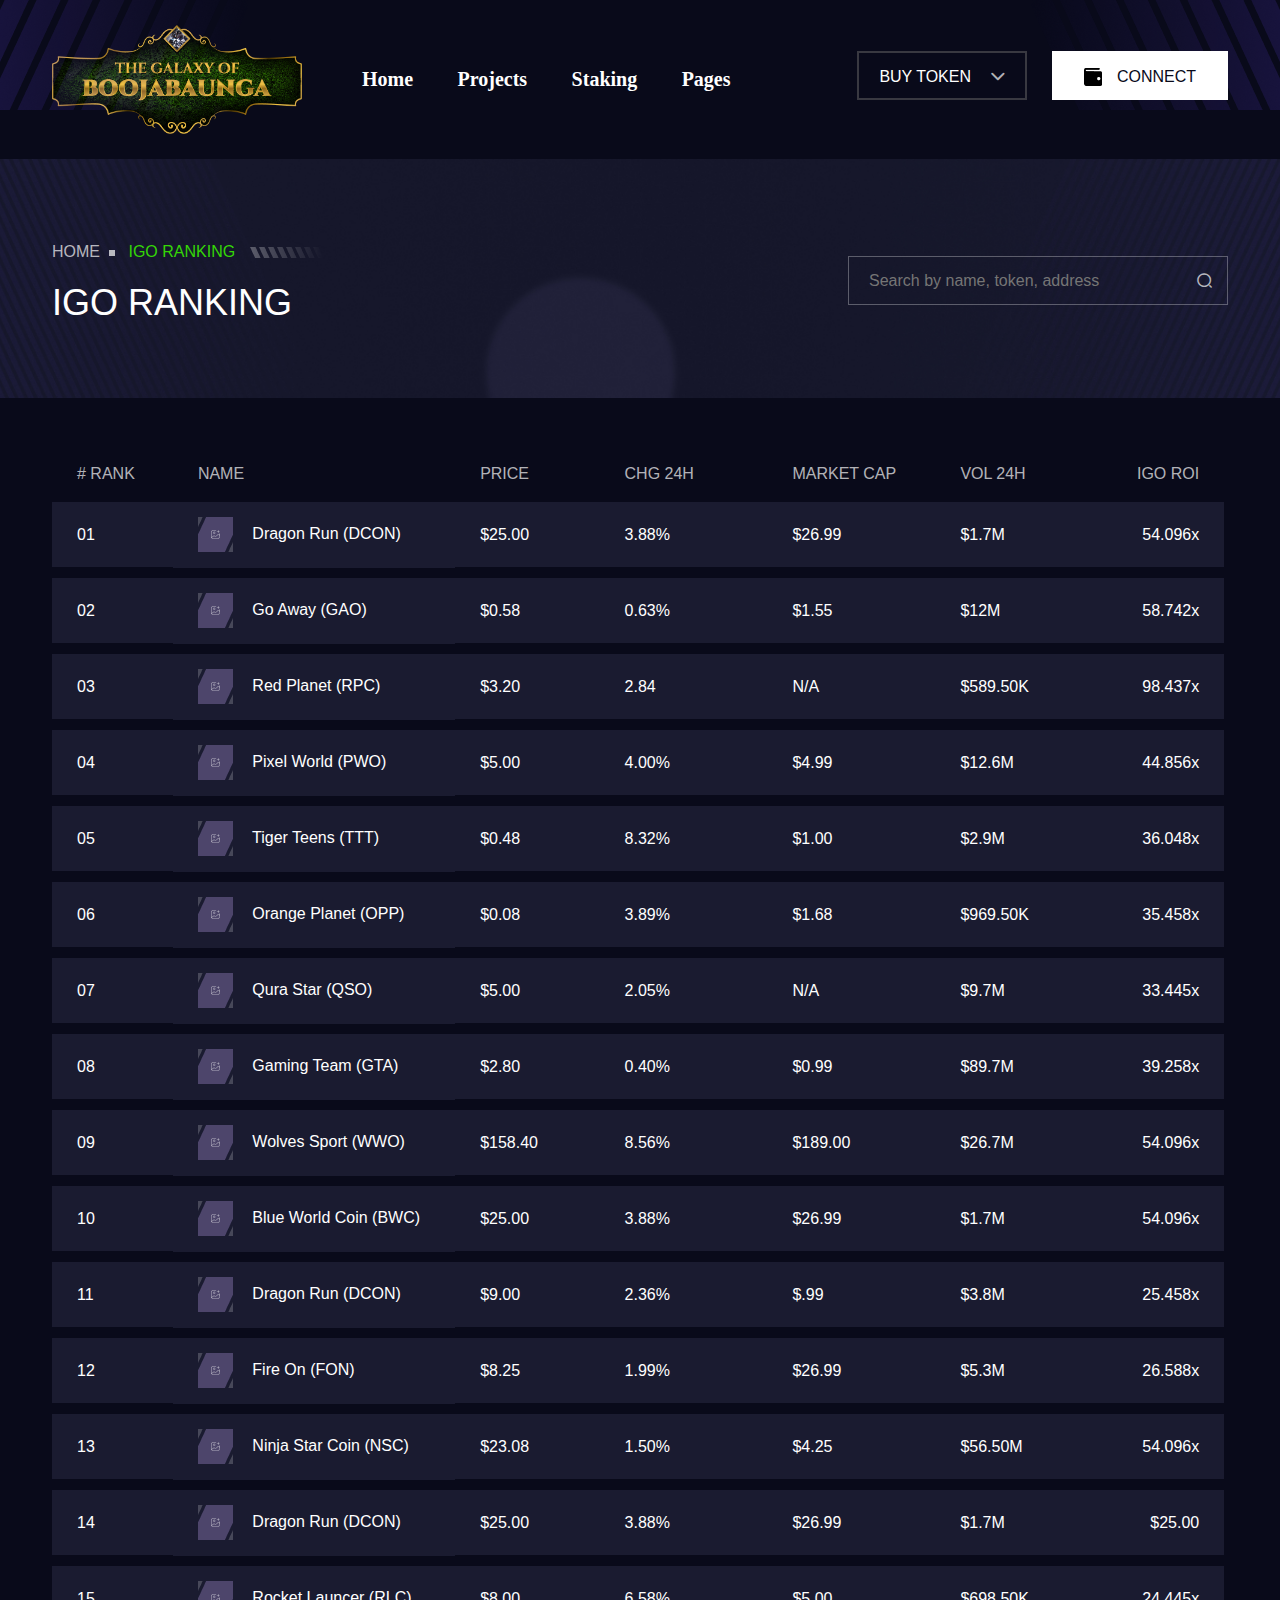
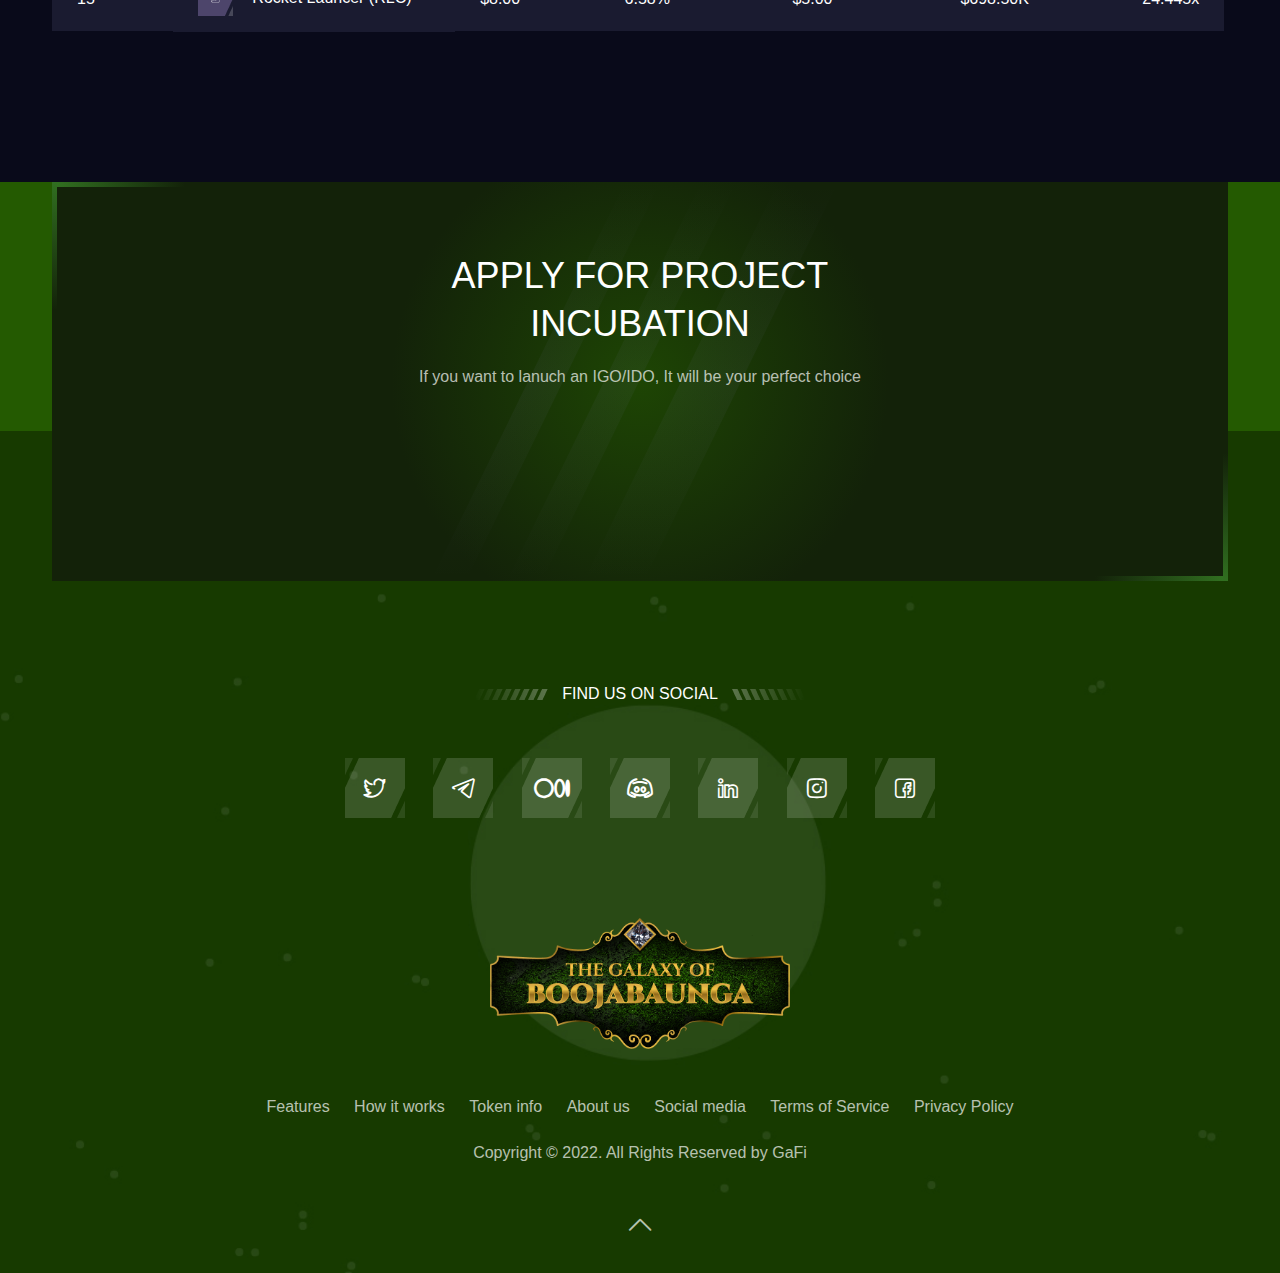
<file: igo-ranking.html>
<!DOCTYPE html>
<html lang="zxx">
    <head>
        <!-- meta tag -->
        <meta charset="utf-8" />
        <title>GamFi - Metaverse Web3 IGO/IDO Token Launchpad HTML5 Template</title>
        <meta name="description" content="" />
        <!-- responsive tag -->
        <meta http-equiv="x-ua-compatible" content="ie=edge" />
        <meta name="viewport" content="width=device-width, initial-scale=1" />
        <!-- favicon -->
        <link rel="apple-touch-icon" href="apple-touch-icon.png" />
        <link rel="shortcut icon" type="image/x-icon" href="assets/images/fav.png" />
        <!-- Bootstrap v4.4.1 css -->
        <link rel="stylesheet" type="text/css" href="assets/css/bootstrap.min.css" />
        <!-- animate css -->
        <link rel="stylesheet" type="text/css" href="assets/css/animate.css" />
        <!-- magnific css -->
        <link rel="stylesheet" type="text/css" href="assets/css/magnific-popup.css" />
        <!-- owl.carousel css -->
        <link rel="stylesheet" type="text/css" href="assets/css/owl.carousel.css" />
        <!-- off canvas css -->
        <link rel="stylesheet" type="text/css" href="assets/css/off-canvas.css" />
        <!-- flaticon css  -->
        <link rel="stylesheet" type="text/css" href="assets/css/ico-moon-fonts.css" />
        <!-- spacing css -->
        <link rel="stylesheet" type="text/css" href="assets/css/sc-spacing.css" />
        <!-- style css -->
        <link rel="stylesheet" type="text/css" href="assets/css/style.css" />
        <!-- responsive css -->
        <link rel="stylesheet" type="text/css" href="assets/css/responsive.css" />
    </head>
    <body>
        <!--Preloader area start here-->
        <section class="loader_first">
            <div class="circular-spinner"></div>
        </section>
        <!--Preloader area End here-->

        <!--Header Start-->
        <header id="gamfi-header" class="gamfi-header-section default-header">
            <div class="menu-area menu-sticky">
                <div class="container">
                    <div class="heaader-inner-area d-flex justify-content-between align-items-center">
                        <div class="gamfi-logo-area d-flex justify-content-between align-items-center">
                            <div class="logo">
                                <a href="index.html"><img src="assets/images/logo.png" alt="logo" width=250px /></a>
                            </div>
                            <div class="header-menu">
                                <ul class="nav-menu">
                                    <li><a href="index.html">Home</a></li>
                                    <li><a href="project.html">Projects</a>
                                        <ul class="sub-menu">
                                            <li><a href="project.html">Projects List</a></li>
                                            <li><a href="explore.html">Projects Grid</a></li>
                                            <li><a href="calendar.html">Project Calendar</a></li>
                                            <li><a href="project-details.html">Project Details</a></li>
                                        </ul>
                                    </li>
                                    <li><a href="staking.html">Staking</a>
                                        <ul class="sub-menu">
                                            <li><a href="staking.html">Staking 1</a></li>
                                            <li><a href="staking-2.html">Staking 2</a></li>
                                        </ul>
                                    </li>
                                    <li><a href="#">Pages</a>
                                        <ul class="sub-menu">
                                            <li class="menu-item-has-children"><a href="kyc_process.html">KYC Process</a>
                                                <ul class="sub-menu">
                                                    <li><a href="kyc_process.html">KYC Step 1</a></li>
                                                    <li><a href="kyc_process-Step2.html">KYC Step 2</a></li>
                                                    <li><a href="kyc_process-Step3.html">KYC Step 3</a></li>
                                                </ul>
                                            </li>
                                            <li class="menu-item-has-children"><a href="signin.html">Auth Pages</a>
                                                <ul class="sub-menu">
                                                    <li><a href="signUp.html">Sign Up</a></li>
                                                    <li><a href="signin.html">Sign In</a></li>
                                                    <li><a href="Forget-Password.html">Forgot Password</a></li>
                                                </ul>
                                            </li>
                                            <li><a href="farm.html">Farming</a></li>
                                            <li><a href="leaderboard.html">Leaderboard</a></li>
                                            <li><a href="igo-ranking.html">IGO Ranking</a></li>
                                            <li><a href="roadMap.html">Roadmap</a></li>
                                            <li><a href="teamdetails.html">Team Details</a></li>
                                            <li><a href="Get-In-touch.html">Contact Us</a></li>
                                            <li><a href="igo-apply.html">Apply For IGO</a></li>
                                        </ul>
                                    </li>
                                </ul>
                            </div>
                        </div>
                        <div class="gamfi-btn-area">
                            <ul>
                                <li>
                                    <a id="nav-expander" class="nav-expander bar" href="#">
                                        <div class="bar">
                                            <span class="dot1"></span>
                                            <span class="dot2"></span>
                                            <span class="dot3"></span>
                                        </div>
                                    </a>
                                </li>
                                <li class="buy-token">
                                    <a class="readon black-shape" href="#">
                                        <span class="btn-text">Buy Token </span>
                                        <i class="icon-arrow_down"></i>
                                        <span class="hover-shape1"></span>
                                        <span class="hover-shape2"></span>
                                        <span class="hover-shape3"></span>
                                    </a>
                                    <ul>
                                        <li><a href="#"><img src="assets/images/icons/pancake.png" alt="pancake"> PancakeSwap</a></li>
                                        <li><a href="#"><img src="assets/images/icons/uniswap.png" alt="uniswap"> UniSwap</a></li>
                                        <li><a href="#"><img src="assets/images/icons/market.png" alt="market"> CoinMarketCap</a></li>
                                        <li><a href="#"><img src="assets/images/icons/gate.png" alt="gate"> Gate.io</a></li>
                                    </ul>
                                </li>
                                <li>
                                    <button type="button" class="readon white-btn hover-shape" data-bs-toggle="modal" data-bs-target="#exampleModal"><img src="assets/images/icons/connect.png" alt="Icon"> 
                                        <span class="btn-text">Connect </span>
                                        <span class="hover-shape1"></span>
                                        <span class="hover-shape2"></span>
                                        <span class="hover-shape3"></span>
                                    </button>
                                </li>
                            </ul>
                        </div>
                    </div>
                </div>
            </div>
            <!-- Canvas Mobile Menu start -->
            <nav class="right_menu_togle mobile-navbar-menu" id="mobile-navbar-menu">
                <div class="close-btn">
                    <a id="nav-close2" class="nav-close">
                        <div class="line">
                            <span class="line1"></span>
                            <span class="line2"></span>
                        </div>
                    </a>
                </div>
                <div class="sidebar-logo mb-30">
                    <a href="index.html"><img src="assets/images/logo-dark.png" alt=""></a>
                </div>
                <ul class="nav-menu">
                    <li class="current-menu-item"><a href="index.html">Home</a></li>
                    <li><a href="project.html">Projects</a>
                        <ul class="sub-menu">
                            <li><a href="project.html">Projects List</a></li>
                            <li><a href="explore.html">Projects Grid</a></li>
                            <li><a href="calendar.html">Project Calendar</a></li>
                            <li><a href="project-details.html">Project Details</a></li>
                        </ul>
                    </li>
                    <li><a href="staking.html">Staking</a>
                        <ul class="sub-menu">
                            <li><a href="staking.html">Staking 1</a></li>
                            <li><a href="staking-2.html">Staking 2</a></li>
                        </ul>
                    </li>
                    <li class="menu-item-has-children">
                        <a href="#">Pages</a>
                        <ul class="sub-menu">
                            <li class="menu-item-has-children"><a href="project.html">Explore Projects</a>
                                <ul class="sub-menu">
                                    <li><a href="project.html">Projects List</a></li>
                                    <li><a href="explore.html">Projects Grid</a></li>
                                    <li><a href="calendar.html">Project Calendar</a></li>
                                    <li><a href="project-details.html">Project Details</a></li>
                                </ul>
                            </li>
                            <li class="menu-item-has-children"><a href="signin.html">Auth Pages</a>
                                <ul class="sub-menu">
                                    <li><a href="signUp.html">Sign Up</a></li>
                                    <li><a href="signin.html">Sign In</a></li>
                                    <li><a href="Forget-Password.html">Forgot Password</a></li>
                                </ul>
                            </li>
                            <li><a href="farm.html">Farming</a></li>
                            <li><a href="leaderboard.html">Leaderboard</a></li>
                            <li><a href="igo-ranking.html">IGO Ranking</a></li>
                            <li><a href="roadMap.html">Roadmap</a></li>
                            <li><a href="teamdetails.html">Team Details</a></li>
                            <li><a href="Get-In-touch.html">Contact Us</a></li>
                            <li><a href="igo-apply.html">Apply For IGO</a></li>
                        </ul>
                    </li>
                    <li class="menu-item-has-children">
                        <a href="#">Buy Token</a>
                        <ul class="sub-menu">
                            <li><a href="#">PancakeSwap</a></li>
                            <li><a href="#">UniSwap</a></li>
                            <li><a href="#">CoinMarketCap</a></li>
                            <li><a href="#">Gate.io</a></li>
                        </ul>
                    </li>
                    <li>
                        <button type="button" class="readon black-shape-big connectWalletBtnforMobile" data-bs-toggle="modal" data-bs-target="#exampleModal"><img src="assets/images/icons/connect_white.png" alt="Icon">
                            <span class="btn-text">Connect </span>
                            <span class="hover-shape1"></span>
                            <span class="hover-shape2"></span>
                            <span class="hover-shape3"></span>
                        </button>
                    </li>
                </ul>
            </nav>
            <!-- Canvas Menu end -->
        </header>
        <!--Header End-->

        <!-- Breadcrumbs Section Start -->
        <div class="gamfi-breadcrumbs-section">
            <div class="container">
                <div class="row">
                    <div class="col-lg-5">
                        <div class="breadcrumbs-area sec-heading">
                            <div class="sub-inner mb-15">
                                <a class="breadcrumbs-link" href="index.html">Home</a>
                                <span class="sub-title">Igo Ranking</span>
                                <img class="heading-left-image" src="assets/images/icons/steps.png" alt="Steps-Image" />
                            </div>
                            <h2 class="title mb-0">Igo Ranking</h2>
                        </div>
                    </div>
                    <div class="col-lg-7 breadcrumbs-form mr-0 md-pt-30">
                        <form>
                            <input type="text" id="Search" name="search" placeholder="Search by name, token, address">
                            <span class="submit"><i class="icon-search"></i><input type="submit"></span>
                        </form>
                    </div>
                </div>
            </div>
        </div>
        <!-- Breadcrumbs  Section End -->

        <!-- Leaderboard List Start -->
        <div class="igo-rankging-table-list pb-140 md-pb-60 pt-55">
            <div class="container">
                <div class="igo-raking-table-content">
                    <table>
                        <tr>
                            <th># RANK</th>
                            <th>Name</th>
                            <th>Price</th>
                            <th>CHG 24H</th>
                            <th>Market CAP</th>
                            <th>VOL 24h</th>
                            <th>IGO ROI</th>
                        </tr>
                        <tr>
                            <td>01</td>
                            <td class="image-row"><img src="assets/images/project/rankging.png" alt="Previous-Image"> Dragon Run (DCON)</td>
                            <td>$25.00</td>
                            <td>3.88%</td>
                            <td>$26.99</td>
                            <td>$1.7M</td>
                            <td>54.096x</td>
                        </tr>
                        <tr>
                            <td>02</td>
                            <td class="image-row"><img src="assets/images/project/rankging2.png" alt="Previous-Image"> Go Away (GAO)</td>
                            <td>$0.58</td>
                            <td>0.63%</td>
                            <td>$1.55</td>
                            <td>$12M</td>
                            <td>58.742x</td>
                        </tr>
                        <tr>
                            <td>03</td>
                            <td class="image-row"><img src="assets/images/project/rankging3.png" alt="Previous-Image"> Red Planet (RPC)</td>
                            <td>$3.20</td>
                            <td>2.84</td>
                            <td>N/A</td>
                            <td>$589.50K</td>
                            <td>98.437x</td>
                        </tr>
                        <tr>
                            <td>04</td>
                            <td class="image-row"><img src="assets/images/project/rankging4.png" alt="Previous-Image"> Pixel World (PWO)</td>
                            <td>$5.00</td>
                            <td>4.00%</td>
                            <td>$4.99</td>
                            <td>$12.6M</td>
                            <td>44.856x</td>
                        </tr>
                        <tr>
                            <td>05</td>
                            <td class="image-row"><img src="assets/images/project/rankging5.png" alt="Previous-Image"> Tiger Teens (TTT)</td>
                            <td>$0.48</td>
                            <td>8.32%</td>
                            <td>$1.00</td>
                            <td>$2.9M</td>
                            <td>36.048x</td>
                        </tr>
                        <tr>
                            <td>06</td>
                            <td class="image-row"><img src="assets/images/project/rankging5.png" alt="Previous-Image"> Orange Planet (OPP)</td>
                            <td>$0.08</td>
                            <td>3.89%</td>
                            <td>$1.68</td>
                            <td>$969.50K</td>
                            <td>35.458x</td>
                        </tr>
                        <tr>
                            <td>07</td>
                            <td class="image-row"><img src="assets/images/project/rankging7.png" alt="Previous-Image"> Qura Star (QSO)</td>
                            <td>$5.00</td>
                            <td>2.05%</td>
                            <td>N/A</td>
                            <td>$9.7M</td>
                            <td>33.445x</td>
                        </tr>
                        <tr>
                            <td>08</td>
                            <td class="image-row"><img src="assets/images/project/rankging8.png" alt="Previous-Image"> Gaming Team (GTA)</td>
                            <td>$2.80</td>
                            <td>0.40%</td>
                            <td>$0.99</td>
                            <td>$89.7M</td>
                            <td>39.258x</td>
                        </tr>
                        <tr>
                            <td>09</td>
                            <td class="image-row"><img src="assets/images/project/rankging9.png" alt="Previous-Image"> Wolves Sport (WWO)</td>
                            <td>$158.40</td>
                            <td>8.56%</td>
                            <td>$189.00</td>
                            <td>$26.7M</td>
                            <td>54.096x</td>
                        </tr>
                        <tr>
                            <td>10</td>
                            <td class="image-row"><img src="assets/images/project/rankging10.png" alt="Previous-Image"> Blue World Coin (BWC)</td>
                            <td>$25.00</td>
                            <td>3.88%</td>
                            <td>$26.99</td>
                            <td>$1.7M</td>
                            <td>54.096x</td>
                        </tr>
                        <tr>
                            <td>11</td>
                            <td class="image-row"><img src="assets/images/project/rankging11.png" alt="Previous-Image"> Dragon Run (DCON)</td>
                            <td>$9.00</td>
                            <td>2.36%</td>
                            <td>$.99</td>
                            <td>$3.8M</td>
                            <td>25.458x</td>
                        </tr>
                        <tr>
                            <td>12</td>
                            <td class="image-row"><img src="assets/images/project/rankging12.png" alt="Previous-Image"> Fire On (FON)</td>
                            <td>$8.25</td>
                            <td>1.99%</td>
                            <td>$26.99</td>
                            <td>$5.3M</td>
                            <td>26.588x</td>
                        </tr>
                        <tr>
                            <td>13</td>
                            <td class="image-row"><img src="assets/images/project/rankging13.png" alt="Previous-Image"> Ninja Star Coin (NSC)</td>
                            <td>$23.08</td>
                            <td>1.50%</td>
                            <td>$4.25</td>
                            <td>$56.50M</td>
                            <td>54.096x</td>
                        </tr>
                        <tr>
                            <td>14</td>
                            <td class="image-row"><img src="assets/images/project/rankging14.png" alt="Previous-Image"> Dragon Run (DCON)</td>
                            <td>$25.00</td>
                            <td>3.88%</td>
                            <td>$26.99</td>
                            <td>$1.7M</td>
                            <td>$25.00</td>
                        </tr>
                        <tr>
                            <td>15</td>
                            <td class="image-row"><img src="assets/images/project/rankging15.png" alt="Previous-Image"> Rocket Launcer (RLC)</td>
                            <td>$8.00</td>
                            <td>6.58%</td>
                            <td>$5.00</td>
                            <td>$698.50K</td>
                            <td>24.445x</td>
                        </tr>
                    </table>
                </div>
            </div>
        </div>
        <!-- Leaderboard List End -->

        <!-- Footer Section Start -->
        <div class="gamfi-footer-section">
            <div class="container">
                <div class="footer-cta-area text-center active-shape hover-shape-inner">
                    <h2 class="title mb-15">
                        Apply for project<br />
                        incubation
                    </h2>
                    <div class="dsc mb-40">
                        If you want to lanuch an IGO/IDO, It will be your perfect choice
                    </div>
                    <a class="banner-btn wow fadeInUp black-shape" data-wow-delay="300ms" data-wow-duration="2500ms" href="igo-apply.html">
                        <span class="btn-text">Apply For IGO</span>
                        <span class="hover-shape1"></span>
                        <span class="hover-shape2"></span>
                        <span class="hover-shape3"></span>
                    </a>
                    <span class="border-shadow shadow-1"></span>
                    <span class="border-shadow shadow-2"></span>
                    <span class="border-shadow shadow-3"></span>
                    <span class="border-shadow shadow-4"></span>
                    <span class="hover-shape-bg hover_shape1"></span>
                    <span class="hover-shape-bg hover_shape2"></span>
                    <span class="hover-shape-bg hover_shape3"></span>
                </div>
            </div>
            <div class="footer-area">
                <div class="container">
                    <div class="sec-heading text-center">
                        <div class="sub-inner mb-52">
                            <img class="heading-right-image" src="assets/images/icons/steps2.png" alt="Steps-Image"/>
                            <span class="sub-title white-color">Find us on Social</span>
                            <img class="heading-left-image" src="assets/images/icons/steps.png" alt="Steps-Image"/>
                        </div>
                    </div>
                    <div class="footer-listing text-center mb-100 md-mb-70">
                        <ul class="footer-icon-list">
                            <li><a href="#"><i class="icon-twitter"></i></a></li>
                            <li><a href="#"><i class="icon-telegram"></i></a></li>
                            <li><a href="#"><i class="icon-medium"></i></a></li>
                            <li><a href="#"><i class="icon-discord"></i></a></li>
                            <li><a href="#"><i class="icon-linkedin"></i></a></li>
                            <li><a href="#"><i class="icon-instagram"></i></a></li>
                            <li><a href="#"><i class="icon-facebook"></i></a></li>
                        </ul>
                    </div>
                    <div class="footer-logo text-center mb-45">
                        <img src="assets/images/logo.png" alt="Footer-logo" width=300px />
                    </div>
                    <div class="footer-mainmenu text-center mb-20">
                        <ul>
                            <li><a href="#">Features</a></li>
                            <li><a href="#">How it works</a></li>
                            <li><a href="#">Token info</a></li>
                            <li><a href="#">About us</a></li>
                            <li><a href="#">Social media</a></li>
                            <li><a href="#">Terms of Service</a></li>
                            <li><a href="#">Privacy Policy</a></li>
                        </ul>
                    </div>
                    <div class="copyright-area text-center mb-0">
                        <div class="dsc mb-37">Copyright © 2022. All Rights Reserved by <a target="_blank" class="gafi" href="#">GaFi</a></div>
                    </div>
                    <div class="scrollup text-center">
                        <a href="#"><i class="icon-arrow_up"></i></a>
                    </div>
                </div>
            </div>
        </div>
        <!-- Footer Section End -->
        
        <!-- Modal Section Start-->
        <div class="modal fade " id="exampleModal" tabindex="-1" aria-labelledby="exampleModalLabel" aria-hidden="true">
            <div class="modal-dialog modal-dialog-centered">
                <div class="modal-content">
                    <div class="modal-header">
                         <h4 class="modals-title  mb-0" id="exampleModalLabel">Connect Wallet</h4>
                        <button type="button" class="btn-close" data-bs-dismiss="modal" aria-label="Close"><i class="icon-x"></i></button>
                    </div>
                    <div class="modal-body">
                        <p class="mb-20">Please select a wallet to connect to this marketplace</p>
                        <div class="connect-section">
                            <ul class="heading-list">
                                <li><a href="#"><span><img src="assets/images/icons/meta-mask.png" alt="Meta-mask-Image"></span>MetaMask</a></li>
                                <li><a href="#"><span><img src="assets/images/icons/coinbase.png" alt="Coinbase-Image"></span>Coinbase</a></li>
                                <li><a href="#"><span><img src="assets/images/icons/trust.png" alt="Trust-Image"></span>Trust Wallet</a></li>
                                <li><a href="#"><span><img src="assets/images/icons/wallet.png" alt="Wallet-Image"></span>WalletConnect</a></li>
                            </ul>
                        </div>
                        <p>By connecting your wallet, you agree to our <a href="#"><span class="modal-title">Terms of Service </span></a>and our <a href="#"><span class="modal-title"> Privacy Policy</span></a>.</p>
                    </div>
                </div>
            </div>
        </div>
        <!-- Modal Section End-->

        <!-- modernizr js -->
        <script src="assets/js/modernizr-2.8.3.min.js"></script>
        <!-- jquery latest version -->
        <script src="assets/js/jquery.min.js"></script>
        <!-- Bootstrap v4.4.1 js -->
        <script src="assets/js/bootstrap.min.js"></script>
        <!-- popup.min js -->
        <script src="assets/js/jquery.magnific-popup.min.js"></script>
        <!-- imagesloaded.pkgd.min js -->
        <script src="assets/js/imagesloaded.pkgd.min.js"></script>
        <!-- wow js -->
        <script src="assets/js/wow.min.js"></script>
        <script src="assets/js/jquery.counterup.min.js"></script>
        <!-- counter top js -->
        <script src="assets/js/waypoints.min.js"></script>
        <!-- owl.carousel js -->
        <script src="assets/js/owl.carousel.min.js"></script>
        <!-- plugins js -->
        <script src="assets/js/plugins.js"></script>
        <!-- main js -->
        <script src="assets/js/main.js"></script>
    </body>
</html>
</file>
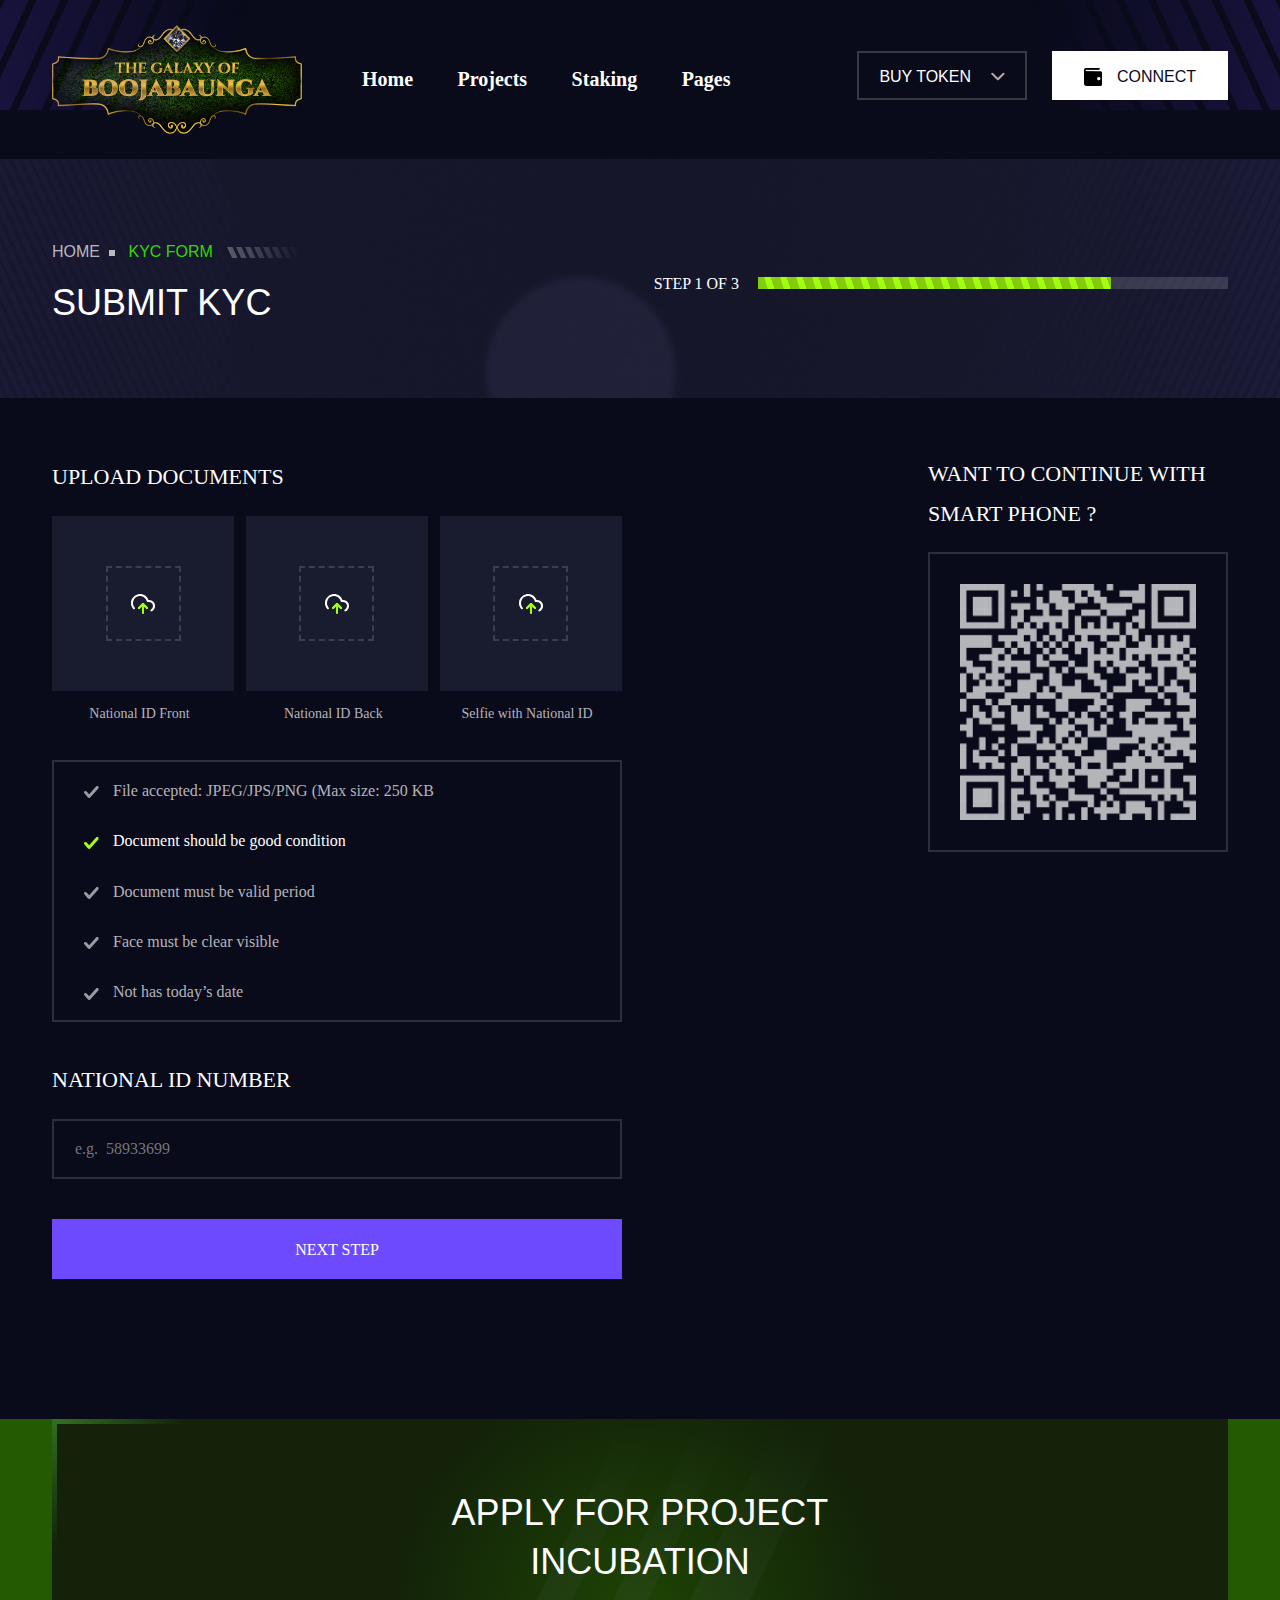
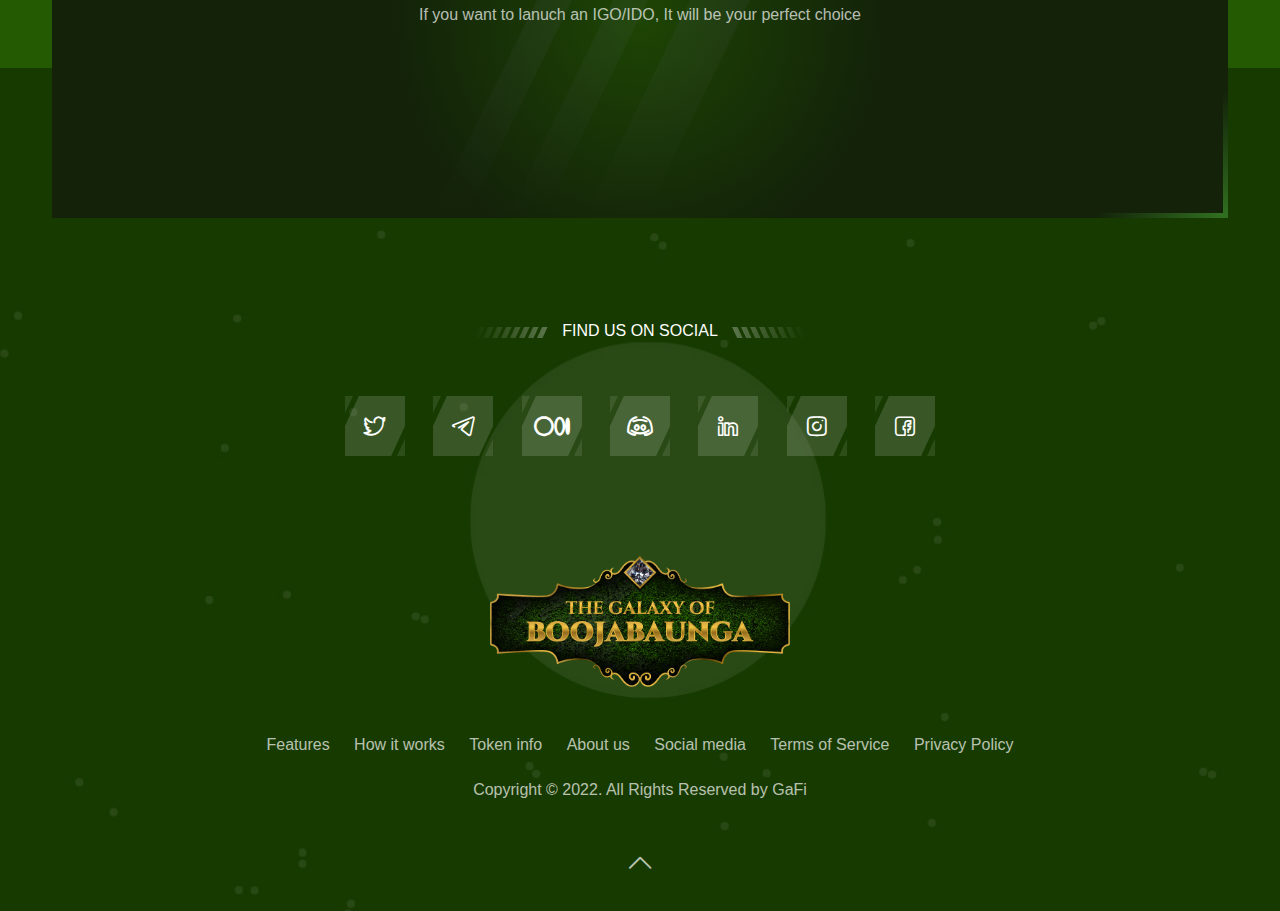
<file: kyc_process-Step2.html>
<!DOCTYPE html>
<html lang="zxx">
    <head>
        <!-- meta tag -->
        <meta charset="utf-8" />
        <title>GamFi - Metaverse Web3 IGO/IDO Token Launchpad HTML5 Template</title>
        <meta name="description" content="" />
        <!-- responsive tag -->
        <meta http-equiv="x-ua-compatible" content="ie=edge" />
        <meta name="viewport" content="width=device-width, initial-scale=1" />
        <!-- favicon -->
        <link rel="apple-touch-icon" href="apple-touch-icon.png" />
        <link rel="shortcut icon" type="image/x-icon" href="assets/images/fav.png" />
        <!-- Bootstrap v4.4.1 css -->
        <link rel="stylesheet" type="text/css" href="assets/css/bootstrap.min.css" />
        <!-- animate css -->
        <link rel="stylesheet" type="text/css" href="assets/css/animate.css" />
        <!-- magnific css -->
        <link rel="stylesheet" type="text/css" href="assets/css/magnific-popup.css" />
        <!-- owl.carousel css -->
        <link rel="stylesheet" type="text/css" href="assets/css/owl.carousel.css" />
        <!-- off canvas css -->
        <link rel="stylesheet" type="text/css" href="assets/css/off-canvas.css" />
        <!-- flaticon css  -->
        <link rel="stylesheet" type="text/css" href="assets/css/ico-moon-fonts.css" />
        <!-- spacing css -->
        <link rel="stylesheet" type="text/css" href="assets/css/sc-spacing.css" />
        <!-- style css -->
        <link rel="stylesheet" type="text/css" href="assets/css/style.css" />
        <!-- responsive css -->
        <link rel="stylesheet" type="text/css" href="assets/css/responsive.css" />
    </head>
	<body>

        <!--Preloader area start here-->
        <section class="loader_first">
            <div class="circular-spinner"></div>
        </section>
        <!--Preloader area End here-->

		<!--Header Start-->
        <header id="gamfi-header" class="gamfi-header-section default-header">
            <div class="menu-area menu-sticky">
                <div class="container">
                    <div class="heaader-inner-area d-flex justify-content-between align-items-center">
                        <div class="gamfi-logo-area d-flex justify-content-between align-items-center">
                            <div class="logo">
                                <a href="index.html"><img src="assets/images/logo.png" alt="logo" width=250px /></a>
                            </div>
                            <div class="header-menu">
                                <ul class="nav-menu">
                                    <li><a href="index.html">Home</a></li>
                                    <li><a href="project.html">Projects</a>
                                        <ul class="sub-menu">
                                            <li><a href="project.html">Projects List</a></li>
                                            <li><a href="explore.html">Projects Grid</a></li>
                                            <li><a href="calendar.html">Project Calendar</a></li>
                                            <li><a href="project-details.html">Project Details</a></li>
                                        </ul>
                                    </li>
                                    <li><a href="staking.html">Staking</a>
                                        <ul class="sub-menu">
                                            <li><a href="staking.html">Staking 1</a></li>
                                            <li><a href="staking-2.html">Staking 2</a></li>
                                        </ul>
                                    </li>
                                    <li><a href="#">Pages</a>
                                        <ul class="sub-menu">
                                            <li class="menu-item-has-children"><a href="kyc_process.html">KYC Process</a>
                                                <ul class="sub-menu">
                                                    <li><a href="kyc_process.html">KYC Step 1</a></li>
                                                    <li><a href="kyc_process-Step2.html">KYC Step 2</a></li>
                                                    <li><a href="kyc_process-Step3.html">KYC Step 3</a></li>
                                                </ul>
                                            </li>
                                            <li class="menu-item-has-children"><a href="signin.html">Auth Pages</a>
                                                <ul class="sub-menu">
                                                    <li><a href="signUp.html">Sign Up</a></li>
                                                    <li><a href="signin.html">Sign In</a></li>
                                                    <li><a href="Forget-Password.html">Forgot Password</a></li>
                                                </ul>
                                            </li>
                                            <li><a href="farm.html">Farming</a></li>
                                            <li><a href="leaderboard.html">Leaderboard</a></li>
                                            <li><a href="igo-ranking.html">IGO Ranking</a></li>
                                            <li><a href="roadMap.html">Roadmap</a></li>
                                            <li><a href="teamdetails.html">Team Details</a></li>
                                            <li><a href="Get-In-touch.html">Contact Us</a></li>
                                            <li><a href="igo-apply.html">Apply For IGO</a></li>
                                        </ul>
                                    </li>
                                </ul>
                            </div>
                        </div>
                        <div class="gamfi-btn-area">
                            <ul>
                                <li>
                                    <a id="nav-expander" class="nav-expander bar" href="#">
                                        <div class="bar">
                                            <span class="dot1"></span>
                                            <span class="dot2"></span>
                                            <span class="dot3"></span>
                                        </div>
                                    </a>
                                </li>
                                <li class="buy-token">
                                    <a class="readon black-shape" href="#">
                                        <span class="btn-text">Buy Token </span>
                                        <i class="icon-arrow_down"></i>
                                        <span class="hover-shape1"></span>
                                        <span class="hover-shape2"></span>
                                        <span class="hover-shape3"></span>
                                    </a>
                                    <ul>
                                        <li><a href="#"><img src="assets/images/icons/pancake.png" alt="pancake"> PancakeSwap</a></li>
                                        <li><a href="#"><img src="assets/images/icons/uniswap.png" alt="uniswap"> UniSwap</a></li>
                                        <li><a href="#"><img src="assets/images/icons/market.png" alt="market"> CoinMarketCap</a></li>
                                        <li><a href="#"><img src="assets/images/icons/gate.png" alt="gate"> Gate.io</a></li>
                                    </ul>
                                </li>
                                <li>
                                    <button type="button" class="readon white-btn hover-shape" data-bs-toggle="modal" data-bs-target="#exampleModal"><img src="assets/images/icons/connect.png" alt="Icon"> 
                                        <span class="btn-text">Connect </span>
                                        <span class="hover-shape1"></span>
                                        <span class="hover-shape2"></span>
                                        <span class="hover-shape3"></span>
                                    </button>
                                </li>
                            </ul>
                        </div>
                    </div>
                </div>
            </div>
            <!-- Canvas Mobile Menu start -->
            <nav class="right_menu_togle mobile-navbar-menu" id="mobile-navbar-menu">
                <div class="close-btn">
                    <a id="nav-close2" class="nav-close">
                        <div class="line">
                            <span class="line1"></span>
                            <span class="line2"></span>
                        </div>
                    </a>
                </div>
                <div class="sidebar-logo mb-30">
                    <a href="index.html"><img src="assets/images/logo-dark.png" alt=""></a>
                </div>
                <ul class="nav-menu">
                    <li class="current-menu-item"><a href="index.html">Home</a></li>
                    <li><a href="project.html">Projects</a>
                        <ul class="sub-menu">
                            <li><a href="project.html">Projects List</a></li>
                            <li><a href="explore.html">Projects Grid</a></li>
                            <li><a href="calendar.html">Project Calendar</a></li>
                            <li><a href="project-details.html">Project Details</a></li>
                        </ul>
                    </li>
                    <li><a href="staking.html">Staking</a>
                        <ul class="sub-menu">
                            <li><a href="staking.html">Staking 1</a></li>
                            <li><a href="staking-2.html">Staking 2</a></li>
                        </ul>
                    </li>
                    <li class="menu-item-has-children">
                        <a href="#">Pages</a>
                        <ul class="sub-menu">
                            <li class="menu-item-has-children"><a href="project.html">Explore Projects</a>
                                <ul class="sub-menu">
                                    <li><a href="project.html">Projects List</a></li>
                                    <li><a href="explore.html">Projects Grid</a></li>
                                    <li><a href="calendar.html">Project Calendar</a></li>
                                    <li><a href="project-details.html">Project Details</a></li>
                                </ul>
                            </li>
                            <li class="menu-item-has-children"><a href="signin.html">Auth Pages</a>
                                <ul class="sub-menu">
                                    <li><a href="signUp.html">Sign Up</a></li>
                                    <li><a href="signin.html">Sign In</a></li>
                                    <li><a href="Forget-Password.html">Forgot Password</a></li>
                                </ul>
                            </li>
                            <li><a href="farm.html">Farming</a></li>
                            <li><a href="leaderboard.html">Leaderboard</a></li>
                            <li><a href="igo-ranking.html">IGO Ranking</a></li>
                            <li><a href="roadMap.html">Roadmap</a></li>
                            <li><a href="teamdetails.html">Team Details</a></li>
                            <li><a href="Get-In-touch.html">Contact Us</a></li>
                            <li><a href="igo-apply.html">Apply For IGO</a></li>
                        </ul>
                    </li>
                    <li class="menu-item-has-children">
                        <a href="#">Buy Token</a>
                        <ul class="sub-menu">
                            <li><a href="#">PancakeSwap</a></li>
                            <li><a href="#">UniSwap</a></li>
                            <li><a href="#">CoinMarketCap</a></li>
                            <li><a href="#">Gate.io</a></li>
                        </ul>
                    </li>
                    <li>
                        <button type="button" class="readon black-shape-big connectWalletBtnforMobile" data-bs-toggle="modal" data-bs-target="#exampleModal"><img src="assets/images/icons/connect_white.png" alt="Icon">
                            <span class="btn-text">Connect </span>
                            <span class="hover-shape1"></span>
                            <span class="hover-shape2"></span>
                            <span class="hover-shape3"></span>
                        </button>
                    </li>
                </ul>
            </nav>
            <!-- Canvas Menu end -->
        </header>
        <!--Header End-->
		<!-- Breadcrumbs Section Start -->
		<div class="gamfi-breadcrumbs-section">
			<div class="container">
				<div class="row">
					<div class="col-lg-5">
						<div class="breadcrumbs-area sec-heading">
							<div class="sub-inner mb-15">
								<a class="breadcrumbs-link" href="index.html">Home</a>
								<span class="sub-title">KYC FORM</span>
								<img class="heading-left-image" src="assets/images/icons/steps.png" alt="Steps-Image" />
							</div>
							<h2 class="title mb-0">Submit KYC</h2>
						</div>
					</div>
					<div class="col-lg-7 breadcrumbs-form breadcrumbsprogress_BarCustom md-mt-40">
						<div class="Gamfi_Header_contentright">
                            <h2>Step 1 of 3</h2>
                            <div class="Gamfi_Header_ProgressBar">
                                <div class="progress">
                                    <div class="progress-bar w-75 progress-bar-striped progress-bar-animated" role="progressbar" aria-valuenow="75" aria-valuemin="0" aria-valuemax="100"></div>
                                </div>
                            </div>
                        </div>
					</div>
				</div>
			</div>
		</div>
		<!-- Breadcrumbs  Section End -->

		<!-- KYC Form Section -->
        <div class="kycFormSect">
            <div class="container">
                <div class="row m-0">
                    <div class="col-md-6 p-0">
                        <div class="kycForm">
                            <div class="UploadDocSect">
                                <h3>Upload Documents</h3>
                                <ul>
                                    <li>
                                        <div class="UploadBtnBg">
                                            <div class="upload-btn-wrapper">
                                                <span><img src="assets/images/kycimg/uploadFileicon.svg" alt="icon" class="img-fluid" /></span>
                                                <input type="file" name="myfile" />
                                            </div>
                                        </div>
                                        <h4>National ID Front</h4>
                                    </li>
                                    <li>
                                        <div class="UploadBtnBg">
                                            <div class="upload-btn-wrapper">
                                                <span><img src="assets/images/kycimg/uploadFileicon.svg" alt="icon" class="img-fluid" /></span>
                                                <input type="file" name="myfile" />
                                            </div>
                                        </div>
                                        <h4>National ID Back</h4>
                                    </li>
                                    <li>
                                        <div class="UploadBtnBg">
                                            <div class="upload-btn-wrapper">
                                                <span><img src="assets/images/kycimg/uploadFileicon.svg" alt="icon" class="img-fluid" /></span>
                                                <input type="file" name="myfile" />
                                            </div>
                                        </div>
                                        <h4>Selfie with National ID</h4>
                                    </li>
                                </ul>
                            </div>
                            <div class="UploadDocCheckList">
                                <ul>
                                    <li><span><img src="assets/images/kycimg/checkicon.svg" alt="icon" class="img-fluid" /></span>File accepted: JPEG/JPS/PNG (Max size: 250 KB</li>
                                    <li class="active"><span><img src="assets/images/kycimg/checkicon.svg" alt="icon" class="img-fluid" /></span>Document should be good condition</li>
                                    <li><span><img src="assets/images/kycimg/checkicon.svg" alt="icon" class="img-fluid" /></span>Document must be valid period</li>
                                    <li><span><img src="assets/images/kycimg/checkicon.svg" alt="icon" class="img-fluid" /></span>Face must be clear visible</li>
                                    <li class="mb-0"><span><img src="assets/images/kycimg/checkicon.svg" alt="icon" class="img-fluid" /></span>Not has today’s date</li>
                                </ul>
                            </div>
                            <div class="NidNumberSect">
                                <h3>National ID Number</h3>
                                <form action="">
                                    <input type="text" placeholder="e.g.  58933699">
                                </form>
                            </div>
                            <a href="kyc_process-Step3.html">
                                <div class="project-btn-area text-center black-shape-bigCustom">
                                    <button>Next step</button>
                                    <span class="hover-shape1"></span>
                                    <span class="hover-shape2"></span>
                                    <span class="hover-shape3"></span>
                                </div>
                            </a>
                        </div>
                    </div>
                    <div class="col-md-6 p-0">
                        <div class="kycQrcodeSect">
                            <div class="kycQrcode_content">
                                <h2>Want to continue with SmArt Phone ?</h2>
                                <div class="kycQrcodeImg">
                                    <img src="assets/images/kycimg/QRcode.png" alt="img" class="img-fluid" />
                                </div>
                            </div>
                        </div>
                    </div>
                </div>
            </div>
        </div>
        <!-- kyc form SectionEnd -->

		<!-- Footer Section Start -->
        <div class="gamfi-footer-section">
            <div class="container">
                <div class="footer-cta-area text-center active-shape hover-shape-inner">
                    <h2 class="title mb-15">
                        Apply for project<br />
                        incubation
                    </h2>
                    <div class="dsc mb-40">
                        If you want to lanuch an IGO/IDO, It will be your perfect choice
                    </div>
                    <a class="banner-btn wow fadeInUp black-shape" data-wow-delay="300ms" data-wow-duration="2500ms" href="igo-apply.html">
                        <span class="btn-text">Apply For IGO</span>
                        <span class="hover-shape1"></span>
                        <span class="hover-shape2"></span>
                        <span class="hover-shape3"></span>
                    </a>
                    <span class="border-shadow shadow-1"></span>
                    <span class="border-shadow shadow-2"></span>
                    <span class="border-shadow shadow-3"></span>
                    <span class="border-shadow shadow-4"></span>
                    <span class="hover-shape-bg hover_shape1"></span>
                    <span class="hover-shape-bg hover_shape2"></span>
                    <span class="hover-shape-bg hover_shape3"></span>
                </div>
            </div>
            <div class="footer-area">
                <div class="container">
                    <div class="sec-heading text-center">
                        <div class="sub-inner mb-52">
                            <img class="heading-right-image" src="assets/images/icons/steps2.png" alt="Steps-Image"/>
                            <span class="sub-title white-color">Find us on Social</span>
                            <img class="heading-left-image" src="assets/images/icons/steps.png" alt="Steps-Image"/>
                        </div>
                    </div>
                    <div class="footer-listing text-center mb-100 md-mb-70">
                        <ul class="footer-icon-list">
                            <li><a href="#"><i class="icon-twitter"></i></a></li>
                            <li><a href="#"><i class="icon-telegram"></i></a></li>
                            <li><a href="#"><i class="icon-medium"></i></a></li>
                            <li><a href="#"><i class="icon-discord"></i></a></li>
                            <li><a href="#"><i class="icon-linkedin"></i></a></li>
                            <li><a href="#"><i class="icon-instagram"></i></a></li>
                            <li><a href="#"><i class="icon-facebook"></i></a></li>
                        </ul>
                    </div>
                    <div class="footer-logo text-center mb-45">
                        <img src="assets/images/logo.png" alt="Footer-logo" width=300px />
                    </div>
                    <div class="footer-mainmenu text-center mb-20">
                        <ul>
                            <li><a href="#">Features</a></li>
                            <li><a href="#">How it works</a></li>
                            <li><a href="#">Token info</a></li>
                            <li><a href="#">About us</a></li>
                            <li><a href="#">Social media</a></li>
                            <li><a href="#">Terms of Service</a></li>
                            <li><a href="#">Privacy Policy</a></li>
                        </ul>
                    </div>
                    <div class="copyright-area text-center mb-0">
                        <div class="dsc mb-37">Copyright © 2022. All Rights Reserved by <a target="_blank" class="gafi" href="#">GaFi</a></div>
                    </div>
                    <div class="scrollup text-center">
                        <a href="#"><i class="icon-arrow_up"></i></a>
                    </div>
                </div>
            </div>
        </div>
        <!-- Footer Section End -->

        <!-- Modal Section Start-->
        <div class="modal fade " id="exampleModal" tabindex="-1" aria-labelledby="exampleModalLabel" aria-hidden="true">
            <div class="modal-dialog modal-dialog-centered">
                <div class="modal-content">
                    <div class="modal-header">
                         <h4 class="modals-title  mb-0" id="exampleModalLabel">Connect Wallet</h4>
                        <button type="button" class="btn-close" data-bs-dismiss="modal" aria-label="Close"><i class="icon-x"></i></button>
                    </div>
                    <div class="modal-body">
                        <p class="mb-20">Please select a wallet to connect to this marketplace</p>
                        <div class="connect-section">
                            <ul class="heading-list">
                                <li><a href="#"><span><img src="assets/images/icons/meta-mask.png" alt="Meta-mask-Image"></span>MetaMask</a></li>
                                <li><a href="#"><span><img src="assets/images/icons/coinbase.png" alt="Coinbase-Image"></span>Coinbase</a></li>
                                <li><a href="#"><span><img src="assets/images/icons/trust.png" alt="Trust-Image"></span>Trust Wallet</a></li>
                                <li><a href="#"><span><img src="assets/images/icons/wallet.png" alt="Wallet-Image"></span>WalletConnect</a></li>
                            </ul>
                        </div>
                        <p>By connecting your wallet, you agree to our <a href="#"><span class="modal-title">Terms of Service </span></a>and our <a href="#"><span class="modal-title"> Privacy Policy</span></a>.</p>
                    </div>
                </div>
            </div>
        </div>
        <!-- Modal Section End-->
         
		<!-- modernizr js -->
        <script src="assets/js/modernizr-2.8.3.min.js"></script>
        <!-- jquery latest version -->
        <script src="assets/js/jquery.min.js"></script>
        <!-- Bootstrap v4.4.1 js -->
        <script src="assets/js/bootstrap.min.js"></script>
        <!-- popup.min js -->
        <script src="assets/js/jquery.magnific-popup.min.js"></script>
        <!-- imagesloaded.pkgd.min js -->
        <script src="assets/js/imagesloaded.pkgd.min.js"></script>
        <!-- wow js -->
        <script src="assets/js/wow.min.js"></script>
        <script src="assets/js/jquery.counterup.min.js"></script>
        <!-- counter top js -->
        <script src="assets/js/waypoints.min.js"></script>
        <!-- owl.carousel js -->
        <script src="assets/js/owl.carousel.min.js"></script>
        <!-- plugins js -->
        <script src="assets/js/plugins.js"></script>
        <!-- main js -->
        <script src="assets/js/main.js"></script>
        
	</body>
</html>
</file>
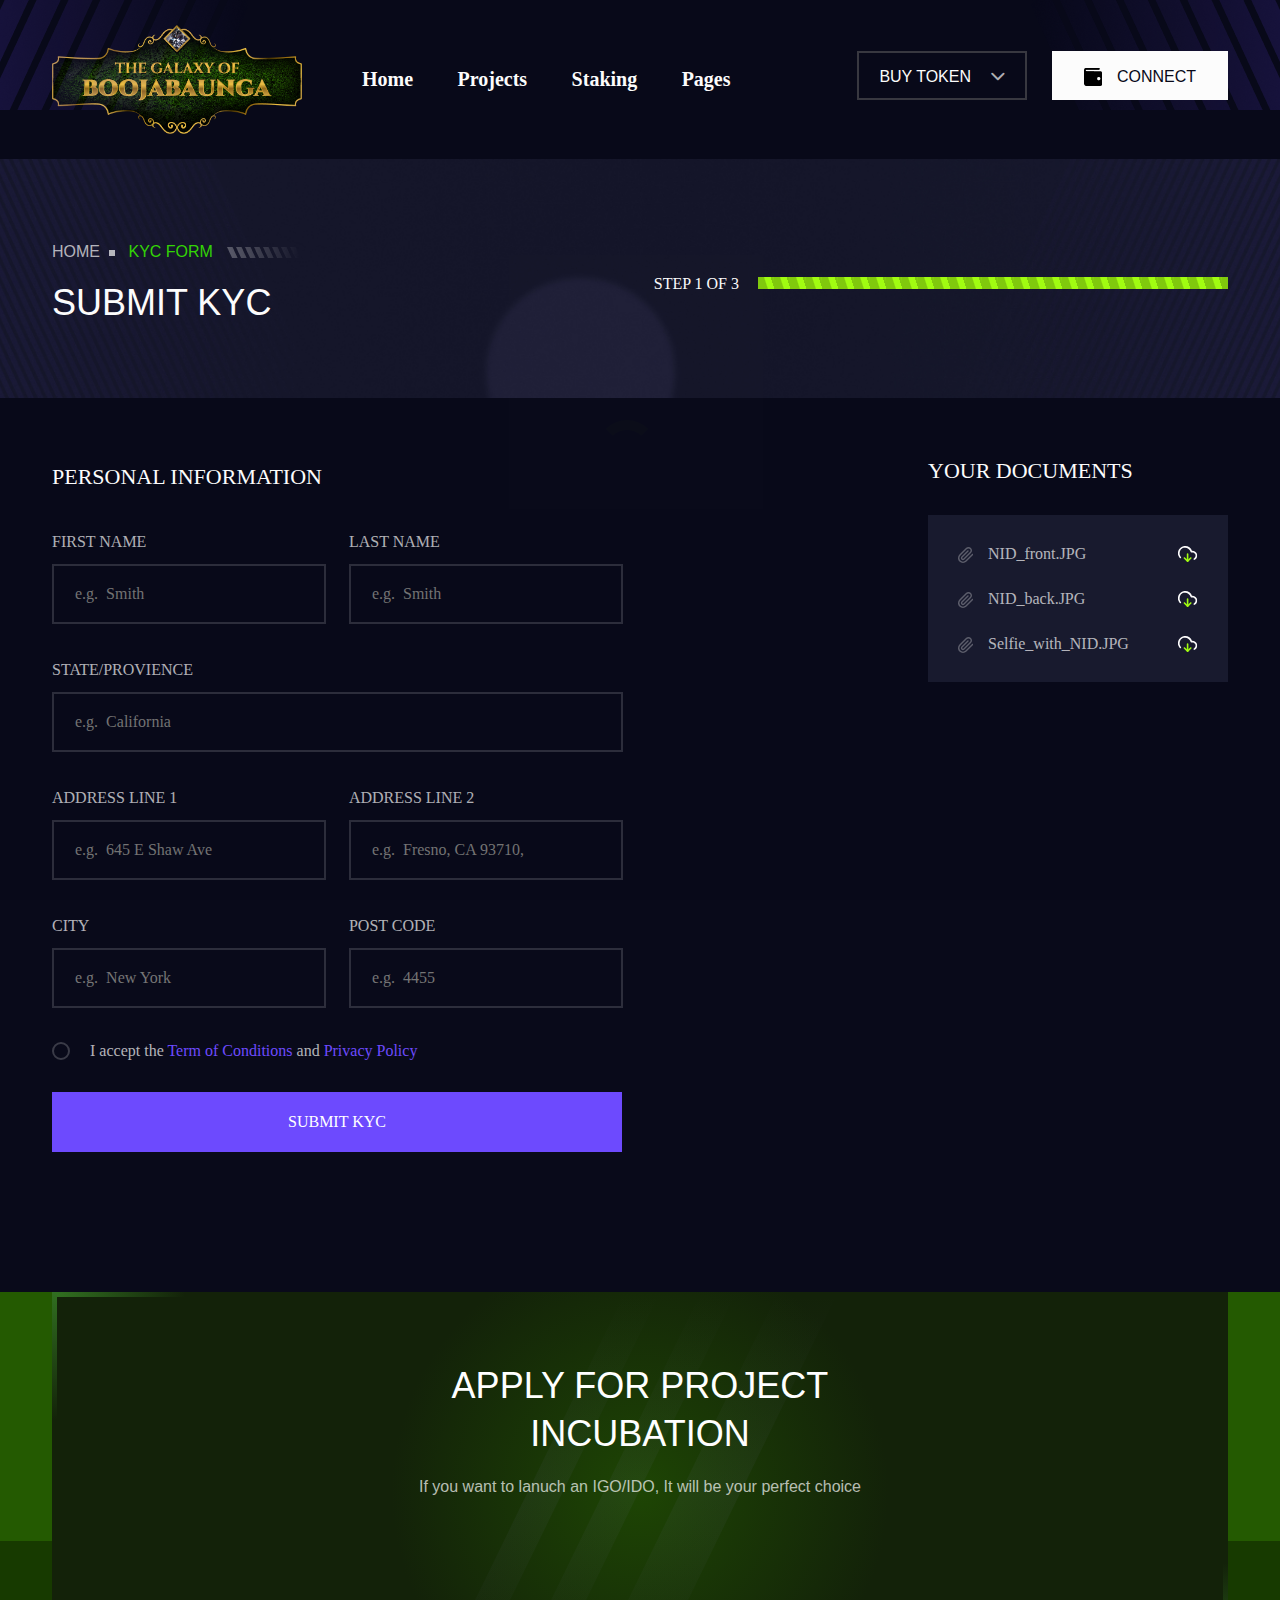
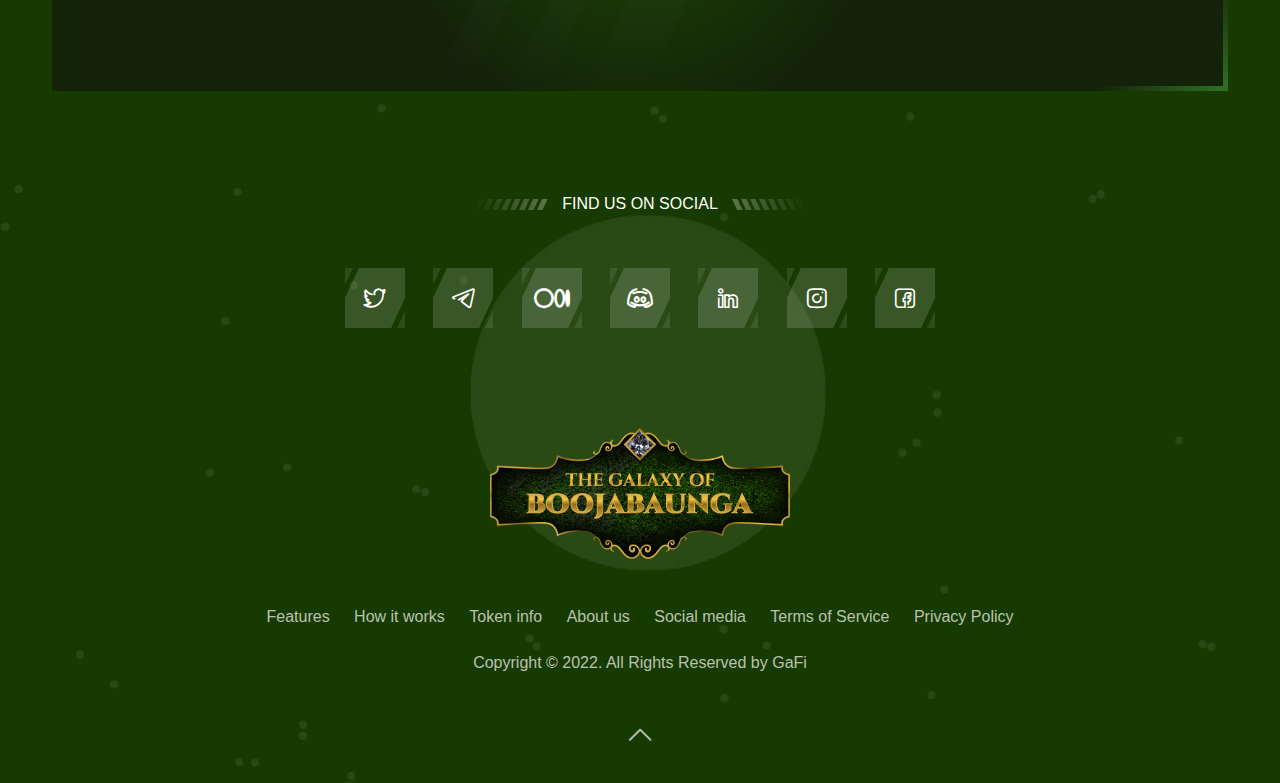
<file: kyc_process-Step3.html>
<!DOCTYPE html>
<html lang="zxx">
    <head>
        <!-- meta tag -->
        <meta charset="utf-8" />
        <title>GamFi - Metaverse Web3 IGO/IDO Token Launchpad HTML5 Template</title>
        <meta name="description" content="" />
        <!-- responsive tag -->
        <meta http-equiv="x-ua-compatible" content="ie=edge" />
        <meta name="viewport" content="width=device-width, initial-scale=1" />
        <!-- favicon -->
        <link rel="apple-touch-icon" href="apple-touch-icon.png" />
        <link rel="shortcut icon" type="image/x-icon" href="assets/images/fav.png" />
        <!-- Bootstrap v4.4.1 css -->
        <link rel="stylesheet" type="text/css" href="assets/css/bootstrap.min.css" />
        <!-- animate css -->
        <link rel="stylesheet" type="text/css" href="assets/css/animate.css" />
        <!-- magnific css -->
        <link rel="stylesheet" type="text/css" href="assets/css/magnific-popup.css" />
        <!-- owl.carousel css -->
        <link rel="stylesheet" type="text/css" href="assets/css/owl.carousel.css" />
        <!-- off canvas css -->
        <link rel="stylesheet" type="text/css" href="assets/css/off-canvas.css" />
        <!-- flaticon css  -->
        <link rel="stylesheet" type="text/css" href="assets/css/ico-moon-fonts.css" />
        <!-- spacing css -->
        <link rel="stylesheet" type="text/css" href="assets/css/sc-spacing.css" />
        <!-- style css -->
        <link rel="stylesheet" type="text/css" href="assets/css/style.css" />
        <!-- responsive css -->
        <link rel="stylesheet" type="text/css" href="assets/css/responsive.css" />
    </head>
	<body>

        <!--Preloader area start here-->
        <section class="loader_first">
            <div class="circular-spinner"></div>
        </section>
        <!--Preloader area End here-->

		<!--Header Start-->
        <header id="gamfi-header" class="gamfi-header-section default-header">
            <div class="menu-area menu-sticky">
                <div class="container">
                    <div class="heaader-inner-area d-flex justify-content-between align-items-center">
                        <div class="gamfi-logo-area d-flex justify-content-between align-items-center">
                            <div class="logo">
                                <a href="index.html"><img src="assets/images/logo.png" alt="logo" width=250px /></a>
                            </div>
                            <div class="header-menu">
                                <ul class="nav-menu">
                                    <li><a href="index.html">Home</a></li>
                                    <li><a href="project.html">Projects</a>
                                        <ul class="sub-menu">
                                            <li><a href="project.html">Projects List</a></li>
                                            <li><a href="explore.html">Projects Grid</a></li>
                                            <li><a href="calendar.html">Project Calendar</a></li>
                                            <li><a href="project-details.html">Project Details</a></li>
                                        </ul>
                                    </li>
                                    <li><a href="staking.html">Staking</a>
                                        <ul class="sub-menu">
                                            <li><a href="staking.html">Staking 1</a></li>
                                            <li><a href="staking-2.html">Staking 2</a></li>
                                        </ul>
                                    </li>
                                    <li><a href="#">Pages</a>
                                        <ul class="sub-menu">
                                            <li class="menu-item-has-children"><a href="kyc_process.html">KYC Process</a>
                                                <ul class="sub-menu">
                                                    <li><a href="kyc_process.html">KYC Step 1</a></li>
                                                    <li><a href="kyc_process-Step2.html">KYC Step 2</a></li>
                                                    <li><a href="kyc_process-Step3.html">KYC Step 3</a></li>
                                                </ul>
                                            </li>
                                            <li class="menu-item-has-children"><a href="signin.html">Auth Pages</a>
                                                <ul class="sub-menu">
                                                    <li><a href="signUp.html">Sign Up</a></li>
                                                    <li><a href="signin.html">Sign In</a></li>
                                                    <li><a href="Forget-Password.html">Forgot Password</a></li>
                                                </ul>
                                            </li>
                                            <li><a href="farm.html">Farming</a></li>
                                            <li><a href="leaderboard.html">Leaderboard</a></li>
                                            <li><a href="igo-ranking.html">IGO Ranking</a></li>
                                            <li><a href="roadMap.html">Roadmap</a></li>
                                            <li><a href="teamdetails.html">Team Details</a></li>
                                            <li><a href="Get-In-touch.html">Contact Us</a></li>
                                            <li><a href="igo-apply.html">Apply For IGO</a></li>
                                        </ul>
                                    </li>
                                </ul>
                            </div>
                        </div>
                        <div class="gamfi-btn-area">
                            <ul>
                                <li>
                                    <a id="nav-expander" class="nav-expander bar" href="#">
                                        <div class="bar">
                                            <span class="dot1"></span>
                                            <span class="dot2"></span>
                                            <span class="dot3"></span>
                                        </div>
                                    </a>
                                </li>
                                <li class="buy-token">
                                    <a class="readon black-shape" href="#">
                                        <span class="btn-text">Buy Token </span>
                                        <i class="icon-arrow_down"></i>
                                        <span class="hover-shape1"></span>
                                        <span class="hover-shape2"></span>
                                        <span class="hover-shape3"></span>
                                    </a>
                                    <ul>
                                        <li><a href="#"><img src="assets/images/icons/pancake.png" alt="pancake"> PancakeSwap</a></li>
                                        <li><a href="#"><img src="assets/images/icons/uniswap.png" alt="uniswap"> UniSwap</a></li>
                                        <li><a href="#"><img src="assets/images/icons/market.png" alt="market"> CoinMarketCap</a></li>
                                        <li><a href="#"><img src="assets/images/icons/gate.png" alt="gate"> Gate.io</a></li>
                                    </ul>
                                </li>
                                <li>
                                    <button type="button" class="readon white-btn hover-shape" data-bs-toggle="modal" data-bs-target="#exampleModal"><img src="assets/images/icons/connect.png" alt="Icon"> 
                                        <span class="btn-text">Connect </span>
                                        <span class="hover-shape1"></span>
                                        <span class="hover-shape2"></span>
                                        <span class="hover-shape3"></span>
                                    </button>
                                </li>
                            </ul>
                        </div>
                    </div>
                </div>
            </div>
            <!-- Canvas Mobile Menu start -->
            <nav class="right_menu_togle mobile-navbar-menu" id="mobile-navbar-menu">
                <div class="close-btn">
                    <a id="nav-close2" class="nav-close">
                        <div class="line">
                            <span class="line1"></span>
                            <span class="line2"></span>
                        </div>
                    </a>
                </div>
                <div class="sidebar-logo mb-30">
                    <a href="index.html"><img src="assets/images/logo-dark.png" alt=""></a>
                </div>
                <ul class="nav-menu">
                    <li class="current-menu-item"><a href="index.html">Home</a></li>
                    <li><a href="project.html">Projects</a>
                        <ul class="sub-menu">
                            <li><a href="project.html">Projects List</a></li>
                            <li><a href="explore.html">Projects Grid</a></li>
                            <li><a href="calendar.html">Project Calendar</a></li>
                            <li><a href="project-details.html">Project Details</a></li>
                        </ul>
                    </li>
                    <li><a href="staking.html">Staking</a>
                        <ul class="sub-menu">
                            <li><a href="staking.html">Staking 1</a></li>
                            <li><a href="staking-2.html">Staking 2</a></li>
                        </ul>
                    </li>
                    <li class="menu-item-has-children">
                        <a href="#">Pages</a>
                        <ul class="sub-menu">
                            <li class="menu-item-has-children"><a href="project.html">Explore Projects</a>
                                <ul class="sub-menu">
                                    <li><a href="project.html">Projects List</a></li>
                                    <li><a href="explore.html">Projects Grid</a></li>
                                    <li><a href="calendar.html">Project Calendar</a></li>
                                    <li><a href="project-details.html">Project Details</a></li>
                                </ul>
                            </li>
                            <li class="menu-item-has-children"><a href="signin.html">Auth Pages</a>
                                <ul class="sub-menu">
                                    <li><a href="signUp.html">Sign Up</a></li>
                                    <li><a href="signin.html">Sign In</a></li>
                                    <li><a href="Forget-Password.html">Forgot Password</a></li>
                                </ul>
                            </li>
                            <li><a href="farm.html">Farming</a></li>
                            <li><a href="leaderboard.html">Leaderboard</a></li>
                            <li><a href="igo-ranking.html">IGO Ranking</a></li>
                            <li><a href="roadMap.html">Roadmap</a></li>
                            <li><a href="teamdetails.html">Team Details</a></li>
                            <li><a href="Get-In-touch.html">Contact Us</a></li>
                            <li><a href="igo-apply.html">Apply For IGO</a></li>
                        </ul>
                    </li>
                    <li class="menu-item-has-children">
                        <a href="#">Buy Token</a>
                        <ul class="sub-menu">
                            <li><a href="#">PancakeSwap</a></li>
                            <li><a href="#">UniSwap</a></li>
                            <li><a href="#">CoinMarketCap</a></li>
                            <li><a href="#">Gate.io</a></li>
                        </ul>
                    </li>
                    <li>
                        <button type="button" class="readon black-shape-big connectWalletBtnforMobile" data-bs-toggle="modal" data-bs-target="#exampleModal"><img src="assets/images/icons/connect_white.png" alt="Icon">
                            <span class="btn-text">Connect </span>
                            <span class="hover-shape1"></span>
                            <span class="hover-shape2"></span>
                            <span class="hover-shape3"></span>
                        </button>
                    </li>
                </ul>
            </nav>
            <!-- Canvas Menu end -->
        </header>
        <!--Header End--> 

		<!-- Breadcrumbs Section Start -->
		<div class="gamfi-breadcrumbs-section">
			<div class="container">
				<div class="row">
					<div class="col-lg-5">
						<div class="breadcrumbs-area sec-heading">
							<div class="sub-inner mb-15">
								<a class="breadcrumbs-link" href="index.html">Home</a>
								<span class="sub-title">KYC FORM</span>
								<img class="heading-left-image" src="assets/images/icons/steps.png" alt="Steps-Image" />
							</div>
							<h2 class="title mb-0">Submit KYC</h2>
						</div>
					</div>
					<div class="col-lg-7 breadcrumbs-form breadcrumbsprogress_BarCustom md-mt-40">
						<div class="Gamfi_Header_contentright">
                            <h2>Step 1 of 3</h2>
                            <div class="Gamfi_Header_ProgressBar">
                                <div class="progress">
                                    <div class="progress-bar w-100 progress-bar-striped progress-bar-animated" role="progressbar" aria-valuenow="75" aria-valuemin="0" aria-valuemax="100"></div>
                                </div>
                            </div>
                        </div>
					</div>
				</div>
			</div>
		</div>
		<!-- Breadcrumbs  Section End -->

		<!-- KYC Form Section -->
        <div class="kycFormSect">
            <div class="container">
                <div class="row m-0">
                    <div class="col-md-6 p-0">
                        <div class="kycForm kycPersonalinfoForm">
                            <h3>Personal Information</h3>
                            <form action="">
                                <div class="InputNameSect">
                                    <div class="FirstNameFild">
                                        <lable>First Name</lable>
                                        <input type="text" placeholder="e.g.  Smith">
                                    </div>
                                    <div class="LastNameFild">
                                        <lable>Last Name</lable>
                                        <input type="text" placeholder="e.g.  Smith">
                                    </div>
                                </div>
                                <div class="State-ProvienceFild">
                                    <lable>State/Provience </lable>
                                    <input type="text" placeholder="e.g.  California">
                                </div>
                                <div class="InputAddressSect">
                                    <div class="Address1Fild">
                                        <lable>Address Line 1</lable>
                                        <input type="text" placeholder="e.g.  645 E Shaw Ave">
                                    </div>
                                    <div class="Address2Fild">
                                        <lable>Address Line 2</lable>
                                        <input type="text" placeholder="e.g.  Fresno, CA 93710,">
                                    </div>
                                </div>
                                
                                <div class="InputCitySect">
                                    <div class="CityFild">
                                        <lable>CITY</lable>
                                        <input type="text" placeholder="e.g.  New York">
                                    </div>
                                    <div class="PostCodeFild">
                                        <lable>POST CODE</lable>
                                        <input type="text" placeholder="e.g.  4455">
                                    </div>
                                </div>
                                
                                <div class="KYC_TramsAndCondetionSect">
                                    <label class="container">I accept the <a href="#">Term of Conditions</a> and <a href="#">Privacy Policy</a>
                                        <input type="checkbox">
                                        <span class="checkmark"></span>
                                    </label>
                                </div>
                            </form>
                            <a href="index.html">
                                <div class="project-btn-area text-center black-shape-bigCustom">
                                    <button>Submit KYC</button>
                                    <span class="hover-shape1"></span>
                                    <span class="hover-shape2"></span>
                                    <span class="hover-shape3"></span>
                                </div>
                            </a>
                        </div>
                    </div>
                    <div class="col-md-6 p-0">
                        <div class="KycYourDocumentsSect">
                            <div class="KycYourDocumentsContent">
                                <h3>Your Documents</h3>
                                <ul>
                                    <li><p><span><img src="assets/images/kycimg/iconLink.svg" alt="icon" class="img-fluid" /></span>NID_front.JPG</p> <span class="Downloadicon"><img src="assets/images/kycimg/icon_download.svg" alt="icon" class="img-fluid" /></span></li>
                                    <li><p><span><img src="assets/images/kycimg/iconLink.svg" alt="icon" class="img-fluid" /></span>NID_back.JPG</p> <span class="Downloadicon"><img src="assets/images/kycimg/icon_download.svg" alt="icon" class="img-fluid" /></span></li>
                                    <li><p><span><img src="assets/images/kycimg/iconLink.svg" alt="icon" class="img-fluid" /></span>Selfie_with_NID.JPG</p> <span class="Downloadicon"><img src="assets/images/kycimg/icon_download.svg" alt="icon" class="img-fluid" /></span></li>
                                </ul>
                            </div>
                        </div>
                    </div>
                </div>
            </div>
        </div>
        <!-- kyc form SectionEnd -->

		<!-- Footer Section Start -->
        <div class="gamfi-footer-section">
            <div class="container">
                <div class="footer-cta-area text-center active-shape hover-shape-inner">
                    <h2 class="title mb-15">
                        Apply for project<br />
                        incubation
                    </h2>
                    <div class="dsc mb-40">
                        If you want to lanuch an IGO/IDO, It will be your perfect choice
                    </div>
                    <a class="banner-btn wow fadeInUp black-shape" data-wow-delay="300ms" data-wow-duration="2500ms" href="igo-apply.html">
                        <span class="btn-text">Apply For IGO</span>
                        <span class="hover-shape1"></span>
                        <span class="hover-shape2"></span>
                        <span class="hover-shape3"></span>
                    </a>
                    <span class="border-shadow shadow-1"></span>
                    <span class="border-shadow shadow-2"></span>
                    <span class="border-shadow shadow-3"></span>
                    <span class="border-shadow shadow-4"></span>
                    <span class="hover-shape-bg hover_shape1"></span>
                    <span class="hover-shape-bg hover_shape2"></span>
                    <span class="hover-shape-bg hover_shape3"></span>
                </div>
            </div>
            <div class="footer-area">
                <div class="container">
                    <div class="sec-heading text-center">
                        <div class="sub-inner mb-52">
                            <img class="heading-right-image" src="assets/images/icons/steps2.png" alt="Steps-Image"/>
                            <span class="sub-title white-color">Find us on Social</span>
                            <img class="heading-left-image" src="assets/images/icons/steps.png" alt="Steps-Image"/>
                        </div>
                    </div>
                    <div class="footer-listing text-center mb-100 md-mb-70">
                        <ul class="footer-icon-list">
                            <li><a href="#"><i class="icon-twitter"></i></a></li>
                            <li><a href="#"><i class="icon-telegram"></i></a></li>
                            <li><a href="#"><i class="icon-medium"></i></a></li>
                            <li><a href="#"><i class="icon-discord"></i></a></li>
                            <li><a href="#"><i class="icon-linkedin"></i></a></li>
                            <li><a href="#"><i class="icon-instagram"></i></a></li>
                            <li><a href="#"><i class="icon-facebook"></i></a></li>
                        </ul>
                    </div>
                    <div class="footer-logo text-center mb-45">
                        <img src="assets/images/logo.png" alt="Footer-logo" width=300px />
                    </div>
                    <div class="footer-mainmenu text-center mb-20">
                        <ul>
                            <li><a href="#">Features</a></li>
                            <li><a href="#">How it works</a></li>
                            <li><a href="#">Token info</a></li>
                            <li><a href="#">About us</a></li>
                            <li><a href="#">Social media</a></li>
                            <li><a href="#">Terms of Service</a></li>
                            <li><a href="#">Privacy Policy</a></li>
                        </ul>
                    </div>
                    <div class="copyright-area text-center mb-0">
                        <div class="dsc mb-37">Copyright © 2022. All Rights Reserved by <a target="_blank" class="gafi" href="#">GaFi</a></div>
                    </div>
                    <div class="scrollup text-center">
                        <a href="#"><i class="icon-arrow_up"></i></a>
                    </div>
                </div>
            </div>
        </div>
        <!-- Footer Section End -->

        <!-- Modal Section Start-->
        <div class="modal fade " id="exampleModal" tabindex="-1" aria-labelledby="exampleModalLabel" aria-hidden="true">
            <div class="modal-dialog modal-dialog-centered">
                <div class="modal-content">
                    <div class="modal-header">
                         <h4 class="modals-title  mb-0" id="exampleModalLabel">Connect Wallet</h4>
                        <button type="button" class="btn-close" data-bs-dismiss="modal" aria-label="Close"><i class="icon-x"></i></button>
                    </div>
                    <div class="modal-body">
                        <p class="mb-20">Please select a wallet to connect to this marketplace</p>
                        <div class="connect-section">
                            <ul class="heading-list">
                                <li><a href="#"><span><img src="assets/images/icons/meta-mask.png" alt="Meta-mask-Image"></span>MetaMask</a></li>
                                <li><a href="#"><span><img src="assets/images/icons/coinbase.png" alt="Coinbase-Image"></span>Coinbase</a></li>
                                <li><a href="#"><span><img src="assets/images/icons/trust.png" alt="Trust-Image"></span>Trust Wallet</a></li>
                                <li><a href="#"><span><img src="assets/images/icons/wallet.png" alt="Wallet-Image"></span>WalletConnect</a></li>
                            </ul>
                        </div>
                        <p>By connecting your wallet, you agree to our <a href="#"><span class="modal-title">Terms of Service </span></a>and our <a href="#"><span class="modal-title"> Privacy Policy</span></a>.</p>
                    </div>
                </div>
            </div>
        </div>
        <!-- Modal Section End-->
         
		<!-- modernizr js -->
        <script src="assets/js/modernizr-2.8.3.min.js"></script>
        <!-- jquery latest version -->
        <script src="assets/js/jquery.min.js"></script>
        <!-- Bootstrap v4.4.1 js -->
        <script src="assets/js/bootstrap.min.js"></script>
        <!-- popup.min js -->
        <script src="assets/js/jquery.magnific-popup.min.js"></script>
        <!-- imagesloaded.pkgd.min js -->
        <script src="assets/js/imagesloaded.pkgd.min.js"></script>
        <!-- wow js -->
        <script src="assets/js/wow.min.js"></script>
        <script src="assets/js/jquery.counterup.min.js"></script>
        <!-- counter top js -->
        <script src="assets/js/waypoints.min.js"></script>
        <!-- owl.carousel js -->
        <script src="assets/js/owl.carousel.min.js"></script>
        <!-- plugins js -->
        <script src="assets/js/plugins.js"></script>
        <!-- main js -->
        <script src="assets/js/main.js"></script>
        
	</body>
</html>
</file>
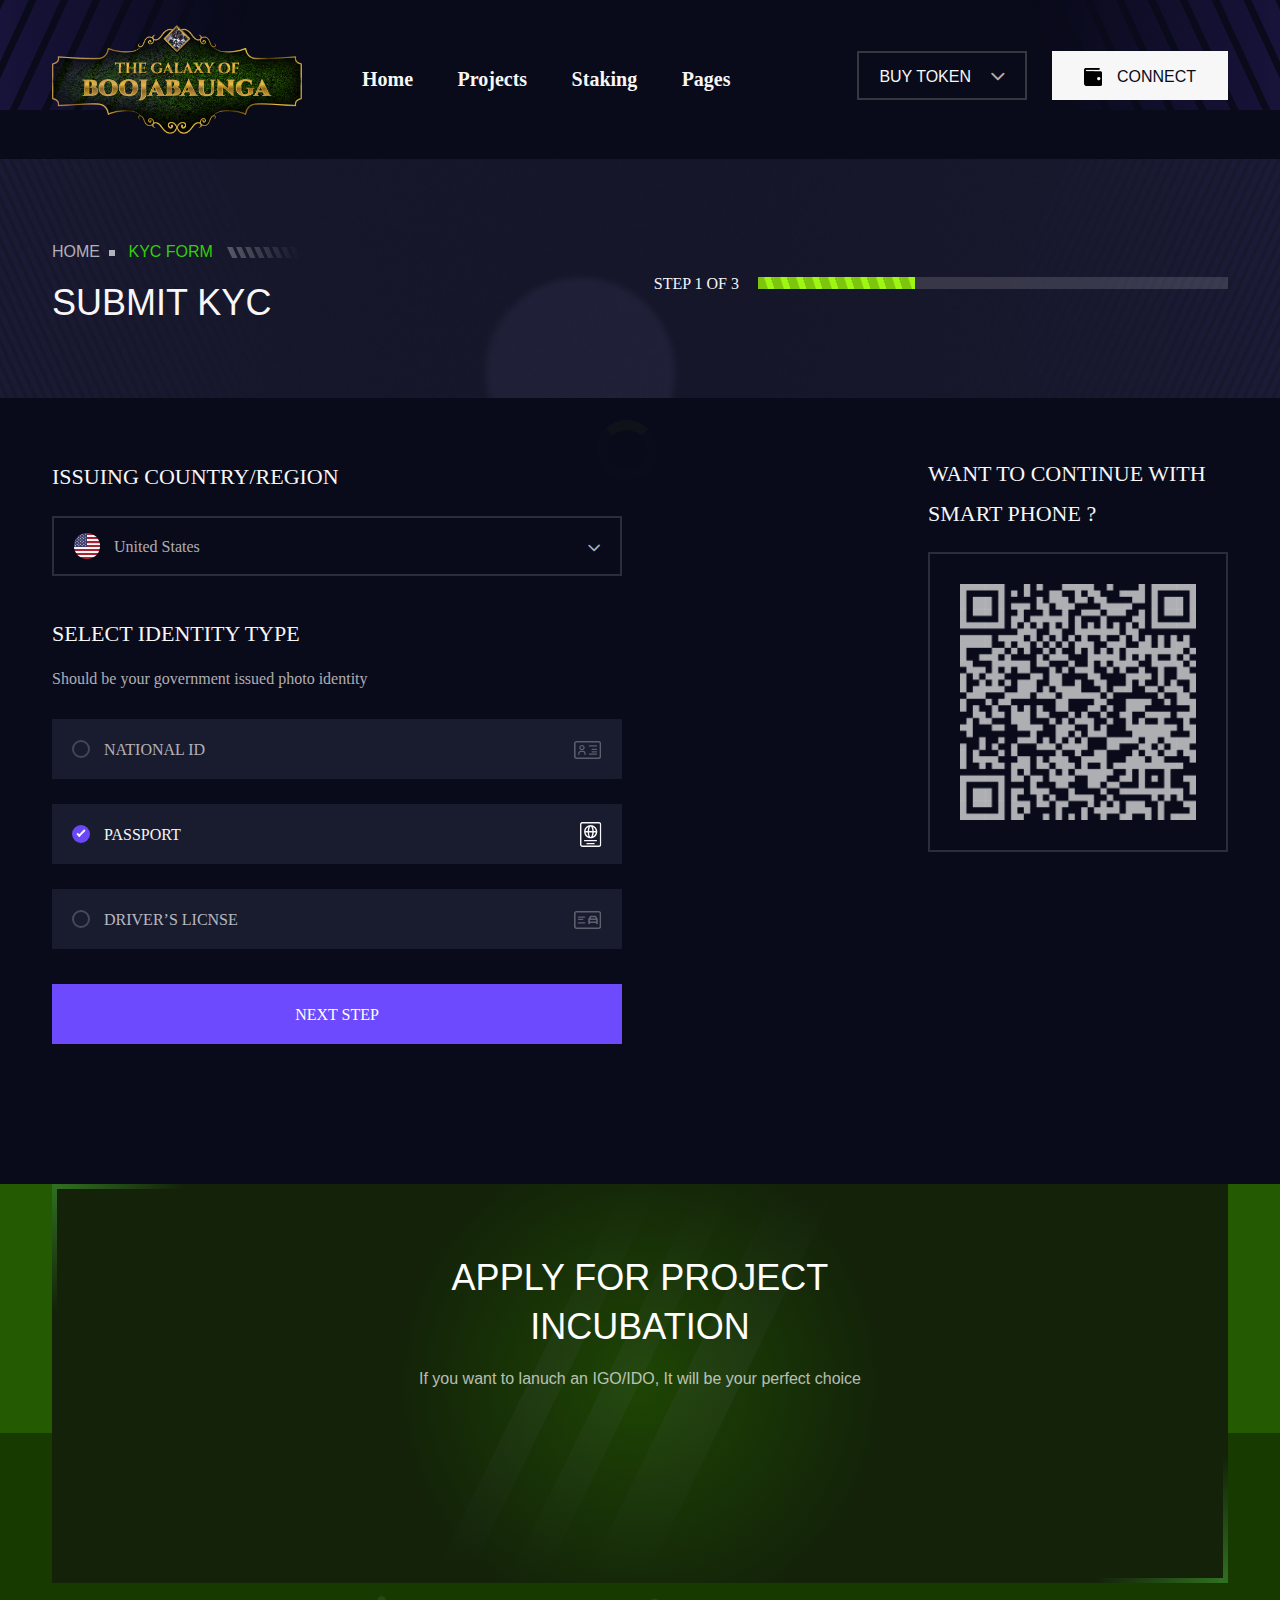
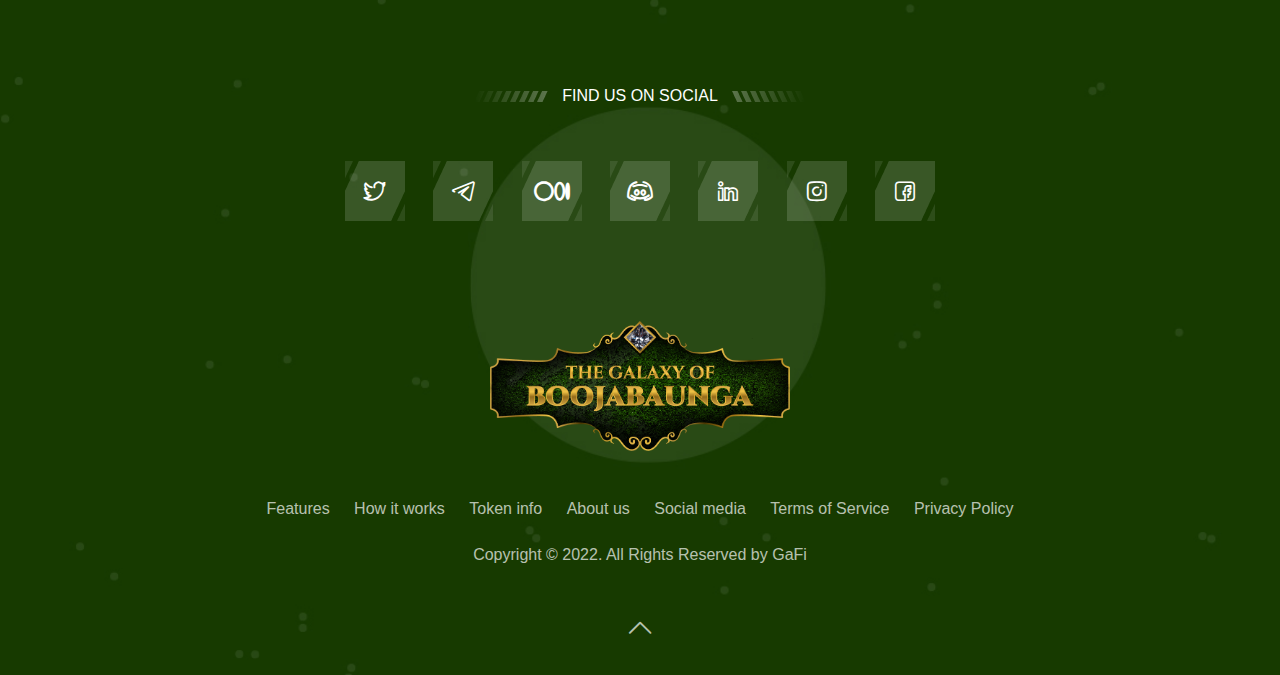
<file: kyc_process.html>
<!DOCTYPE html>
<html lang="zxx">
    <head>
        <!-- meta tag -->
        <meta charset="utf-8" />
        <title>GamFi - Metaverse Web3 IGO/IDO Token Launchpad HTML5 Template</title>
        <meta name="description" content="" />
        <!-- responsive tag -->
        <meta http-equiv="x-ua-compatible" content="ie=edge" />
        <meta name="viewport" content="width=device-width, initial-scale=1" />
        <!-- favicon -->
        <link rel="apple-touch-icon" href="apple-touch-icon.png" />
        <link rel="shortcut icon" type="image/x-icon" href="assets/images/fav.png" />
        <!-- Bootstrap v4.4.1 css -->
        <link rel="stylesheet" type="text/css" href="assets/css/bootstrap.min.css" />
        <!-- animate css -->
        <link rel="stylesheet" type="text/css" href="assets/css/animate.css" />
        <!-- magnific css -->
        <link rel="stylesheet" type="text/css" href="assets/css/magnific-popup.css" />
        <!-- owl.carousel css -->
        <link rel="stylesheet" type="text/css" href="assets/css/owl.carousel.css" />
        <!-- off canvas css -->
        <link rel="stylesheet" type="text/css" href="assets/css/off-canvas.css" />
        <!-- flaticon css  -->
        <link rel="stylesheet" type="text/css" href="assets/css/ico-moon-fonts.css" />
        <!-- spacing css -->
        <link rel="stylesheet" type="text/css" href="assets/css/sc-spacing.css" />
        <!-- style css -->
        <link rel="stylesheet" type="text/css" href="assets/css/style.css" />
        <!-- responsive css -->
        <link rel="stylesheet" type="text/css" href="assets/css/responsive.css" />
    </head>
	<body>

        <!--Preloader area start here-->
        <section class="loader_first">
            <div class="circular-spinner"></div>
        </section>
        <!--Preloader area End here-->
        
        <!--Header Start-->
        <header id="gamfi-header" class="gamfi-header-section default-header">
            <div class="menu-area menu-sticky">
                <div class="container">
                    <div class="heaader-inner-area d-flex justify-content-between align-items-center">
                        <div class="gamfi-logo-area d-flex justify-content-between align-items-center">
                            <div class="logo">
                                <a href="index.html"><img src="assets/images/logo.png" alt="logo" width=250px /></a>
                            </div>
                            <div class="header-menu">
                                <ul class="nav-menu">
                                    <li><a href="index.html">Home</a></li>
                                    <li><a href="project.html">Projects</a>
                                        <ul class="sub-menu">
                                            <li><a href="project.html">Projects List</a></li>
                                            <li><a href="explore.html">Projects Grid</a></li>
                                            <li><a href="calendar.html">Project Calendar</a></li>
                                            <li><a href="project-details.html">Project Details</a></li>
                                        </ul>
                                    </li>
                                    <li><a href="staking.html">Staking</a>
                                        <ul class="sub-menu">
                                            <li><a href="staking.html">Staking 1</a></li>
                                            <li><a href="staking-2.html">Staking 2</a></li>
                                        </ul>
                                    </li>
                                    <li><a href="#">Pages</a>
                                        <ul class="sub-menu">
                                            <li class="menu-item-has-children"><a href="kyc_process.html">KYC Process</a>
                                                <ul class="sub-menu">
                                                    <li><a href="kyc_process.html">KYC Step 1</a></li>
                                                    <li><a href="kyc_process-Step2.html">KYC Step 2</a></li>
                                                    <li><a href="kyc_process-Step3.html">KYC Step 3</a></li>
                                                </ul>
                                            </li>
                                            <li class="menu-item-has-children"><a href="signin.html">Auth Pages</a>
                                                <ul class="sub-menu">
                                                    <li><a href="signUp.html">Sign Up</a></li>
                                                    <li><a href="signin.html">Sign In</a></li>
                                                    <li><a href="Forget-Password.html">Forgot Password</a></li>
                                                </ul>
                                            </li>
                                            <li><a href="farm.html">Farming</a></li>
                                            <li><a href="leaderboard.html">Leaderboard</a></li>
                                            <li><a href="igo-ranking.html">IGO Ranking</a></li>
                                            <li><a href="roadMap.html">Roadmap</a></li>
                                            <li><a href="teamdetails.html">Team Details</a></li>
                                            <li><a href="Get-In-touch.html">Contact Us</a></li>
                                            <li><a href="igo-apply.html">Apply For IGO</a></li>
                                        </ul>
                                    </li>
                                </ul>
                            </div>
                        </div>
                        <div class="gamfi-btn-area">
                            <ul>
                                <li>
                                    <a id="nav-expander" class="nav-expander bar" href="#">
                                        <div class="bar">
                                            <span class="dot1"></span>
                                            <span class="dot2"></span>
                                            <span class="dot3"></span>
                                        </div>
                                    </a>
                                </li>
                                <li class="buy-token">
                                    <a class="readon black-shape" href="#">
                                        <span class="btn-text">Buy Token </span>
                                        <i class="icon-arrow_down"></i>
                                        <span class="hover-shape1"></span>
                                        <span class="hover-shape2"></span>
                                        <span class="hover-shape3"></span>
                                    </a>
                                    <ul>
                                        <li><a href="#"><img src="assets/images/icons/pancake.png" alt="pancake"> PancakeSwap</a></li>
                                        <li><a href="#"><img src="assets/images/icons/uniswap.png" alt="uniswap"> UniSwap</a></li>
                                        <li><a href="#"><img src="assets/images/icons/market.png" alt="market"> CoinMarketCap</a></li>
                                        <li><a href="#"><img src="assets/images/icons/gate.png" alt="gate"> Gate.io</a></li>
                                    </ul>
                                </li>
                                <li>
                                    <button type="button" class="readon white-btn hover-shape" data-bs-toggle="modal" data-bs-target="#exampleModal"><img src="assets/images/icons/connect.png" alt="Icon"> 
                                        <span class="btn-text">Connect </span>
                                        <span class="hover-shape1"></span>
                                        <span class="hover-shape2"></span>
                                        <span class="hover-shape3"></span>
                                    </button>
                                </li>
                            </ul>
                        </div>
                    </div>
                </div>
            </div>
            <!-- Canvas Mobile Menu start -->
            <nav class="right_menu_togle mobile-navbar-menu" id="mobile-navbar-menu">
                <div class="close-btn">
                    <a id="nav-close2" class="nav-close">
                        <div class="line">
                            <span class="line1"></span>
                            <span class="line2"></span>
                        </div>
                    </a>
                </div>
                <div class="sidebar-logo mb-30">
                    <a href="index.html"><img src="assets/images/logo-dark.png" alt=""></a>
                </div>
                <ul class="nav-menu">
                    <li class="current-menu-item"><a href="index.html">Home</a></li>
                    <li><a href="project.html">Projects</a>
                        <ul class="sub-menu">
                            <li><a href="project.html">Projects List</a></li>
                            <li><a href="explore.html">Projects Grid</a></li>
                            <li><a href="calendar.html">Project Calendar</a></li>
                            <li><a href="project-details.html">Project Details</a></li>
                        </ul>
                    </li>
                    <li><a href="staking.html">Staking</a>
                        <ul class="sub-menu">
                            <li><a href="staking.html">Staking 1</a></li>
                            <li><a href="staking-2.html">Staking 2</a></li>
                        </ul>
                    </li>
                    <li class="menu-item-has-children">
                        <a href="#">Pages</a>
                        <ul class="sub-menu">
                            <li class="menu-item-has-children"><a href="project.html">Explore Projects</a>
                                <ul class="sub-menu">
                                    <li><a href="project.html">Projects List</a></li>
                                    <li><a href="explore.html">Projects Grid</a></li>
                                    <li><a href="calendar.html">Project Calendar</a></li>
                                    <li><a href="project-details.html">Project Details</a></li>
                                </ul>
                            </li>
                            <li class="menu-item-has-children"><a href="signin.html">Auth Pages</a>
                                <ul class="sub-menu">
                                    <li><a href="signUp.html">Sign Up</a></li>
                                    <li><a href="signin.html">Sign In</a></li>
                                    <li><a href="Forget-Password.html">Forgot Password</a></li>
                                </ul>
                            </li>
                            <li><a href="farm.html">Farming</a></li>
                            <li><a href="leaderboard.html">Leaderboard</a></li>
                            <li><a href="igo-ranking.html">IGO Ranking</a></li>
                            <li><a href="roadMap.html">Roadmap</a></li>
                            <li><a href="teamdetails.html">Team Details</a></li>
                            <li><a href="Get-In-touch.html">Contact Us</a></li>
                            <li><a href="igo-apply.html">Apply For IGO</a></li>
                        </ul>
                    </li>
                    <li class="menu-item-has-children">
                        <a href="#">Buy Token</a>
                        <ul class="sub-menu">
                            <li><a href="#">PancakeSwap</a></li>
                            <li><a href="#">UniSwap</a></li>
                            <li><a href="#">CoinMarketCap</a></li>
                            <li><a href="#">Gate.io</a></li>
                        </ul>
                    </li>
                    <li>
                        <button type="button" class="readon black-shape-big connectWalletBtnforMobile" data-bs-toggle="modal" data-bs-target="#exampleModal"><img src="assets/images/icons/connect_white.png" alt="Icon">
                            <span class="btn-text">Connect </span>
                            <span class="hover-shape1"></span>
                            <span class="hover-shape2"></span>
                            <span class="hover-shape3"></span>
                        </button>
                    </li>
                </ul>
            </nav>
            <!-- Canvas Menu end -->
        </header>
        <!--Header End-->
		 

		<!-- Breadcrumbs Section Start -->
		<div class="gamfi-breadcrumbs-section">
			<div class="container">
				<div class="row">
					<div class="col-lg-5">
						<div class="breadcrumbs-area sec-heading">
							<div class="sub-inner mb-15">
								<a class="breadcrumbs-link" href="index.html">Home</a>
								<span class="sub-title">KYC FORM</span>
								<img class="heading-left-image" src="assets/images/icons/steps.png" alt="Steps-Image" />
							</div>
							<h2 class="title mb-0">Submit KYC</h2>
						</div>
					</div>
					<div class="col-lg-7 breadcrumbs-form breadcrumbsprogress_BarCustom md-mt-40">
						<div class="Gamfi_Header_contentright">
                            <h2>Step 1 of 3</h2>
                            <div class="Gamfi_Header_ProgressBar">
                                <div class="progress">
                                    <div class="progress-bar progress-bar-striped progress-bar-animated" role="progressbar" aria-valuenow="75" aria-valuemin="0" aria-valuemax="100"></div>
                                </div>
                            </div>
                        </div>
					</div>
				</div>
			</div>
		</div>
		<!-- Breadcrumbs  Section End -->

		<!-- KYC Form Section -->
        <div class="kycFormSect">
            <div class="container">
                <div class="row m-0">
                    <div class="col-md-6 p-0">
                        <div class="kycForm">
                            <h3>Issuing Country/Region</h3>
                            <div class="kycCountryDropdownSect">
                                <div class="kycCountryDropbox">
                                    <span><img src="assets/images/kycimg/flag.png" alt="flag" class="img-fluid" /></span>
                                    <h4>United States</h4>
                                </div>
                                <div class="kycCountryDropList">
                                    <ul>
                                        <li>United States</li>
                                        <li>United Kingdom</li>
                                        <li>Japan</li>
                                        <li>China</li>
                                        <li>Germany</li>
                                    </ul>
                                </div>
                            </div>
                            <h3>Select Identity Type</h3>
                            <p>Should be your government issued photo identity</p>
                            <div class="KycRadioSect">
                                <div class="KycRadioBtn NidBtn">
                                    <label class="container">national id
                                        <input type="radio" name="radio">
                                        <span class="checkmark"></span>
                                    </label>
                                    <div class="Kycicon">
                                        <img src="assets/images/kycimg/nid-icon.svg" alt="icon" class="imf-fluid" />
                                    </div>
                                </div>
                                <div class="KycRadioBtn PASSPORTBtn active">
                                    <label class="container">PASSPORT
                                        <input type="radio" checked="checked" name="radio">
                                        <span class="checkmark"></span>
                                    </label>
                                    <div class="Kycicon">
                                        <img src="assets/images/kycimg/pasport_icon.svg" alt="icon" class="imf-fluid" />
                                    </div>
                                </div>
                                <div class="KycRadioBtn DrivinglicnseBtn">
                                    <label class="container">Driver’s licnse
                                        <input type="radio" name="radio">
                                        <span class="checkmark"></span>
                                    </label>
                                    <div class="Kycicon">
                                        <img src="assets/images/kycimg/licence-icon.svg" alt="icon" class="imf-fluid" />
                                    </div>
                                </div>
                            </div>
                            <a href="kyc_process-Step2.html">
                                <div class="project-btn-area text-center black-shape-bigCustom">
                                    <button>Next step</button>
                                    <span class="hover-shape1"></span>
                                    <span class="hover-shape2"></span>
                                    <span class="hover-shape3"></span>
                                </div>
                            </a>
                        </div>
                    </div>
                    <div class="col-md-6 p-0">
                        <div class="kycQrcodeSect">
                            <div class="kycQrcode_content">
                                <h2>Want to continue with SmArt Phone ?</h2>
                                <div class="kycQrcodeImg">
                                    <img src="assets/images/kycimg/QRcode.png" alt="img" class="img-fluid" />
                                </div>
                            </div>
                        </div>
                    </div>
                </div>
            </div>
        </div>
        <!-- kyc form SectionEnd -->

		<!-- Footer Section Start -->
        <div class="gamfi-footer-section">
            <div class="container">
                <div class="footer-cta-area text-center active-shape hover-shape-inner">
                    <h2 class="title mb-15">
                        Apply for project<br />
                        incubation
                    </h2>
                    <div class="dsc mb-40">
                        If you want to lanuch an IGO/IDO, It will be your perfect choice
                    </div>
                    <a class="banner-btn wow fadeInUp black-shape" data-wow-delay="300ms" data-wow-duration="2500ms" href="igo-apply.html">
                        <span class="btn-text">Apply For IGO</span>
                        <span class="hover-shape1"></span>
                        <span class="hover-shape2"></span>
                        <span class="hover-shape3"></span>
                    </a>
                    <span class="border-shadow shadow-1"></span>
                    <span class="border-shadow shadow-2"></span>
                    <span class="border-shadow shadow-3"></span>
                    <span class="border-shadow shadow-4"></span>
                    <span class="hover-shape-bg hover_shape1"></span>
                    <span class="hover-shape-bg hover_shape2"></span>
                    <span class="hover-shape-bg hover_shape3"></span>
                </div>
            </div>
            <div class="footer-area">
                <div class="container">
                    <div class="sec-heading text-center">
                        <div class="sub-inner mb-52">
                            <img class="heading-right-image" src="assets/images/icons/steps2.png" alt="Steps-Image"/>
                            <span class="sub-title white-color">Find us on Social</span>
                            <img class="heading-left-image" src="assets/images/icons/steps.png" alt="Steps-Image"/>
                        </div>
                    </div>
                    <div class="footer-listing text-center mb-100 md-mb-70">
                        <ul class="footer-icon-list">
                            <li><a href="#"><i class="icon-twitter"></i></a></li>
                            <li><a href="#"><i class="icon-telegram"></i></a></li>
                            <li><a href="#"><i class="icon-medium"></i></a></li>
                            <li><a href="#"><i class="icon-discord"></i></a></li>
                            <li><a href="#"><i class="icon-linkedin"></i></a></li>
                            <li><a href="#"><i class="icon-instagram"></i></a></li>
                            <li><a href="#"><i class="icon-facebook"></i></a></li>
                        </ul>
                    </div>
                    <div class="footer-logo text-center mb-45">
                        <img src="assets/images/logo.png" alt="Footer-logo" width=300px />
                    </div>
                    <div class="footer-mainmenu text-center mb-20">
                        <ul>
                            <li><a href="#">Features</a></li>
                            <li><a href="#">How it works</a></li>
                            <li><a href="#">Token info</a></li>
                            <li><a href="#">About us</a></li>
                            <li><a href="#">Social media</a></li>
                            <li><a href="#">Terms of Service</a></li>
                            <li><a href="#">Privacy Policy</a></li>
                        </ul>
                    </div>
                    <div class="copyright-area text-center mb-0">
                        <div class="dsc mb-37">Copyright © 2022. All Rights Reserved by <a target="_blank" class="gafi" href="#">GaFi</a></div>
                    </div>
                    <div class="scrollup text-center">
                        <a href="#"><i class="icon-arrow_up"></i></a>
                    </div>
                </div>
            </div>
        </div>
        <!-- Footer Section End -->

        <!-- Modal Section Start-->
        <div class="modal fade " id="exampleModal" tabindex="-1" aria-labelledby="exampleModalLabel" aria-hidden="true">
            <div class="modal-dialog modal-dialog-centered">
                <div class="modal-content">
                    <div class="modal-header">
                         <h4 class="modals-title  mb-0" id="exampleModalLabel">Connect Wallet</h4>
                        <button type="button" class="btn-close" data-bs-dismiss="modal" aria-label="Close"><i class="icon-x"></i></button>
                    </div>
                    <div class="modal-body">
                        <p class="mb-20">Please select a wallet to connect to this marketplace</p>
                        <div class="connect-section">
                            <ul class="heading-list">
                                <li><a href="#"><span><img src="assets/images/icons/meta-mask.png" alt="Meta-mask-Image"></span>MetaMask</a></li>
                                <li><a href="#"><span><img src="assets/images/icons/coinbase.png" alt="Coinbase-Image"></span>Coinbase</a></li>
                                <li><a href="#"><span><img src="assets/images/icons/trust.png" alt="Trust-Image"></span>Trust Wallet</a></li>
                                <li><a href="#"><span><img src="assets/images/icons/wallet.png" alt="Wallet-Image"></span>WalletConnect</a></li>
                            </ul>
                        </div>
                        <p>By connecting your wallet, you agree to our <a href="#"><span class="modal-title">Terms of Service </span></a>and our <a href="#"><span class="modal-title"> Privacy Policy</span></a>.</p>
                    </div>
                </div>
            </div>
        </div>
        <!-- Modal Section End-->
         
		<!-- modernizr js -->
        <script src="assets/js/modernizr-2.8.3.min.js"></script>
        <!-- jquery latest version -->
        <script src="assets/js/jquery.min.js"></script>
        <!-- Bootstrap v4.4.1 js -->
        <script src="assets/js/bootstrap.min.js"></script>
        <!-- popup.min js -->
        <script src="assets/js/jquery.magnific-popup.min.js"></script>
        <!-- imagesloaded.pkgd.min js -->
        <script src="assets/js/imagesloaded.pkgd.min.js"></script>
        <!-- wow js -->
        <script src="assets/js/wow.min.js"></script>
        <script src="assets/js/jquery.counterup.min.js"></script>
        <!-- counter top js -->
        <script src="assets/js/waypoints.min.js"></script>
        <!-- owl.carousel js -->
        <script src="assets/js/owl.carousel.min.js"></script>
        <!-- plugins js -->
        <script src="assets/js/plugins.js"></script>
        <!-- main js -->
        <script src="assets/js/main.js"></script>
        <script>
            $(function() {
                $('.KycRadioBtn .container').click(function() {
                    $('.KycRadioBtn').each(function(a) {
                        $(this).addClass('active')
                    });
                });
                $('.NidBtn .container').click(function() {
                    $('.PASSPORTBtn').each(function(a) {
                        $(this).removeClass('active')
                    });
                });
                $('.NidBtn .container').click(function() {
                    $('.DrivinglicnseBtn').each(function(a) {
                        $(this).removeClass('active')
                    });
                });
                
                $('.PASSPORTBtn .container').click(function() {
                    $('.NidBtn').each(function(a) {
                        $(this).removeClass('active')
                    });
                });
                $('.PASSPORTBtn .container').click(function() {
                    $('.DrivinglicnseBtn').each(function(a) {
                        $(this).removeClass('active')
                    });
                });
                
                $('.DrivinglicnseBtn .container').click(function() {
                    $('.NidBtn').each(function(a) {
                        $(this).removeClass('active')
                    });
                });
                $('.DrivinglicnseBtn .container').click(function() {
                    $('.PASSPORTBtn').each(function(a) {
                        $(this).removeClass('active')
                    });
                });
            });
        </script>
        <script>
            $(document).ready(function() {
                $(".kycCountryDropbox").click(function() {
                    $(".kycCountryDropList").toggle();
                });
            });
        </script>
        
	</body>
</html>
</file>
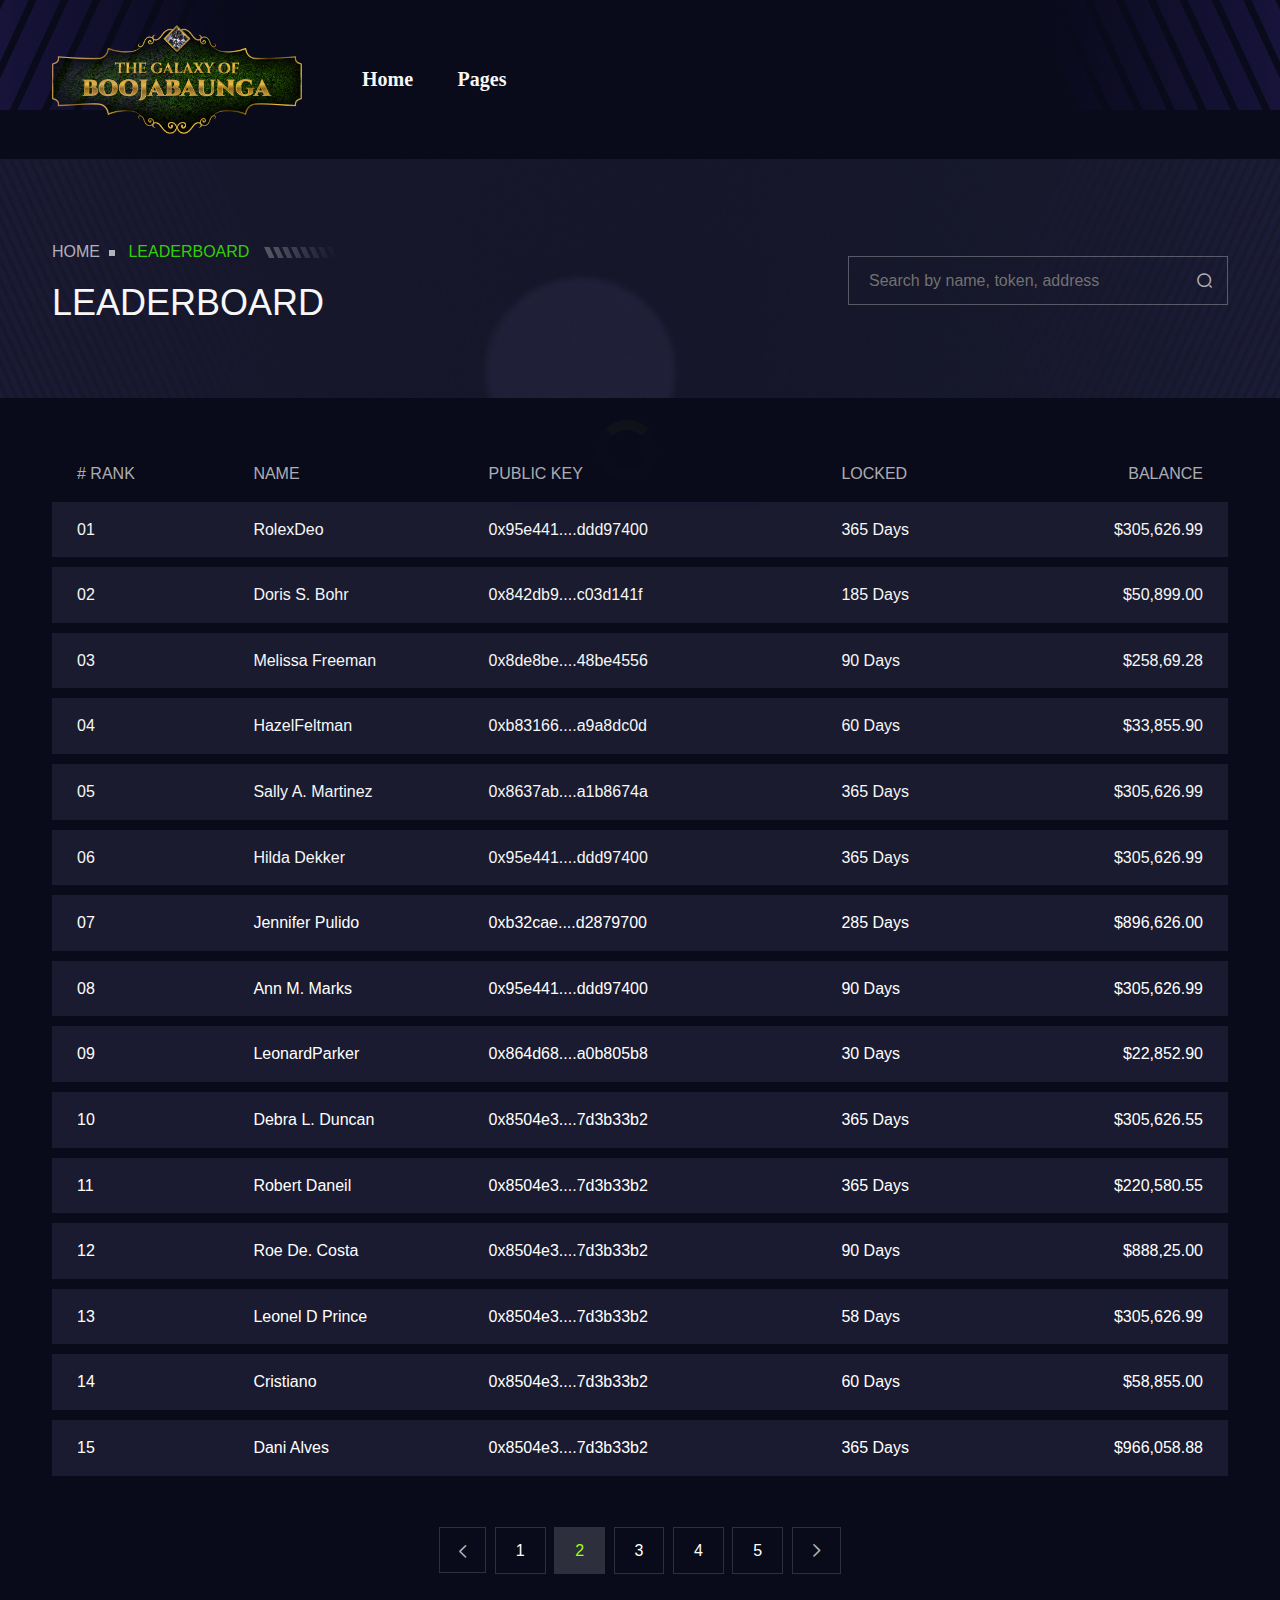
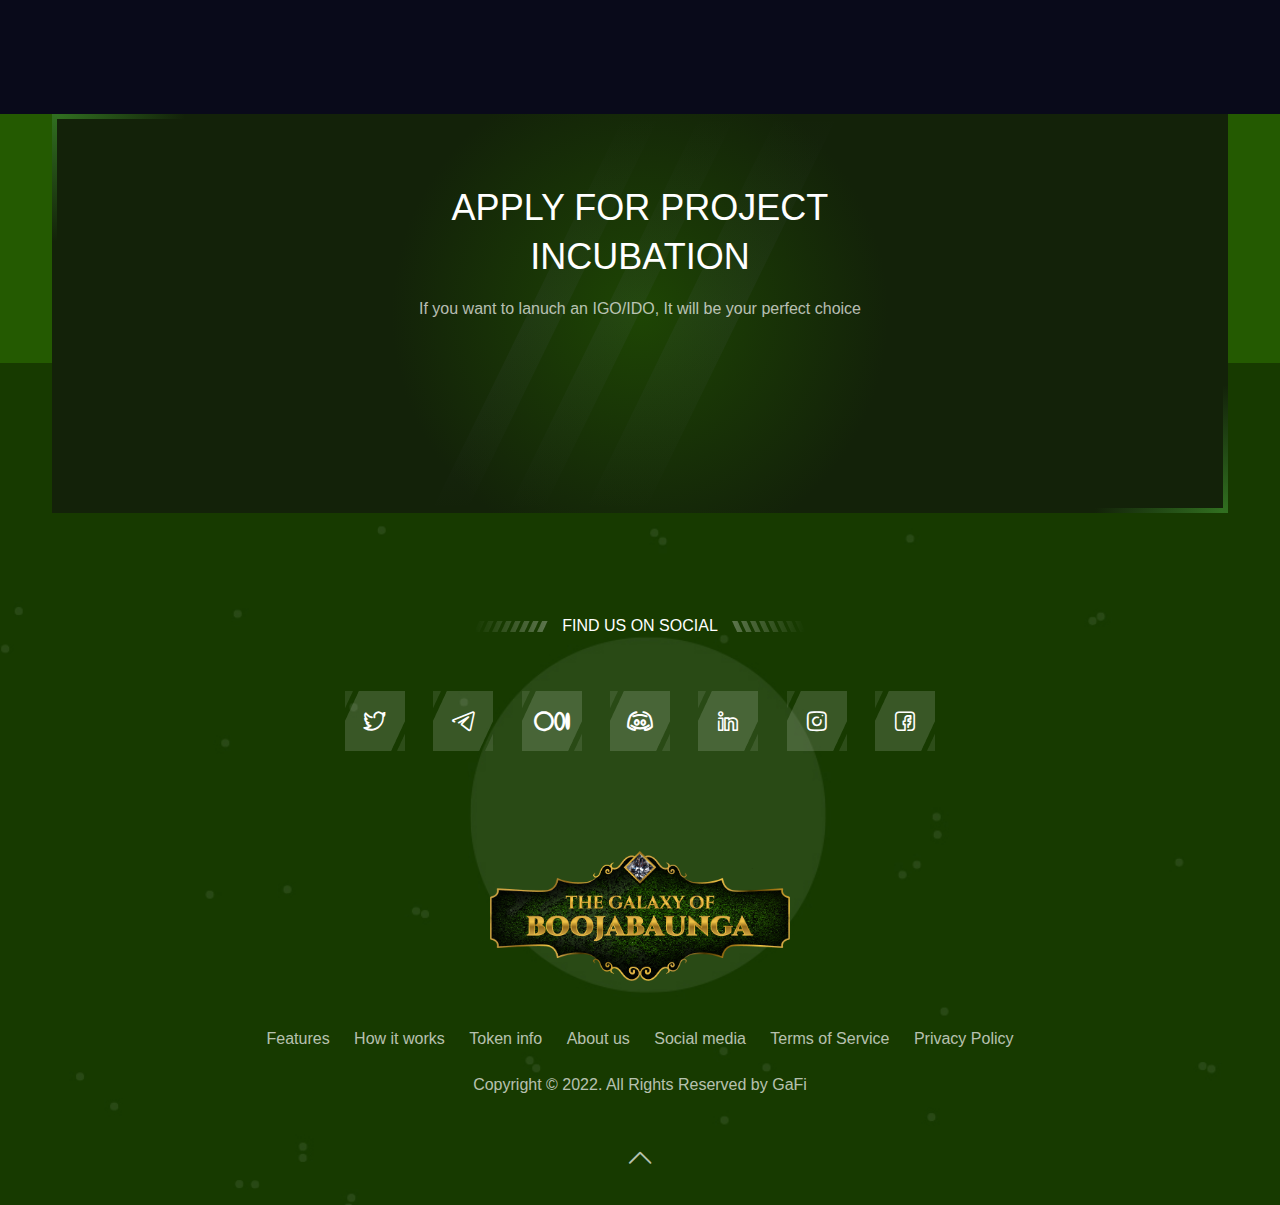
<file: leaderboard.html>
<!DOCTYPE html>
<html lang="zxx">
    <head>
        <!-- meta tag -->
        <meta charset="utf-8" />
        <title>Boojabaunga! the galaxy of Boojabaunga</title>
        <meta name="description" content="" />
        <!-- responsive tag -->
        <meta http-equiv="x-ua-compatible" content="ie=edge" />
        <meta name="viewport" content="width=device-width, initial-scale=1" />
        <!-- favicon -->
        <link rel="apple-touch-icon" href="apple-touch-icon.png" />
        <link rel="shortcut icon" type="image/x-icon" href="assets/images/fav.png" />
        <!-- Bootstrap v4.4.1 css -->
        <link rel="stylesheet" type="text/css" href="assets/css/bootstrap.min.css" />
        <!-- animate css -->
        <link rel="stylesheet" type="text/css" href="assets/css/animate.css" />
        <!-- magnific css -->
        <link rel="stylesheet" type="text/css" href="assets/css/magnific-popup.css" />
        <!-- owl.carousel css -->
        <link rel="stylesheet" type="text/css" href="assets/css/owl.carousel.css" />
        <!-- off canvas css -->
        <link rel="stylesheet" type="text/css" href="assets/css/off-canvas.css" />
        <!-- flaticon css  -->
        <link rel="stylesheet" type="text/css" href="assets/css/ico-moon-fonts.css" />
        <!-- spacing css -->
        <link rel="stylesheet" type="text/css" href="assets/css/sc-spacing.css" />
        <!-- style css -->
        <link rel="stylesheet" type="text/css" href="assets/css/style.css" />
        <!-- responsive css -->
        <link rel="stylesheet" type="text/css" href="assets/css/responsive.css" />
    </head>
    <body class="defult-home">

        <!--Preloader area start here-->
        <section class="loader_first">
            <div class="circular-spinner"></div>
        </section>
        <!--Preloader area End here-->

        <!--Header Start-->
        <header id="gamfi-header" class="gamfi-header-section default-header">
            <div class="menu-area menu-sticky">
                <div class="container">
                    <div class="heaader-inner-area d-flex justify-content-between align-items-center">
                        <div class="gamfi-logo-area d-flex justify-content-between align-items-center">
                            <div class="logo">
                                <a href="index.html"><img src="assets/images/logo.png" alt="logo" width=250px /></a>
                            </div>
                            <div class="header-menu">
                                <ul class="nav-menu">
                                    <li><a href="index.html">Home</a></li>

                                    <!--Project Nav Remove from Here-->

                                    <!--Staking Nav Remove from Here-->

                                   
                                    <li><a href="#">Pages</a>
                                        <ul class="sub-menu">

                                            <!--KYC Nav Remove from Here-->

                                            <li class="menu-item-has-children"><a href="signin.html">Auth Pages</a>
                                                <ul class="sub-menu">
                                                    <li><a href="signUp.html">Sign Up</a></li>
                                                    <li><a href="signin.html">Sign In</a></li>
                                                    <li><a href="Forget-Password.html">Forgot Password</a></li>
                                                </ul>
                                            </li>

                                          <!--farm Nav Remove from Here-->

                                            <li><a href="leaderboard.html">Leaderboard</a></li>

                                           <!--igo ranking Nav Remove from Here-->

                                            <li><a href="roadMap.html">Roadmap</a></li>
                                            <li><a href="teamdetails.html">Team Details</a></li>
                                            <li><a href="Get-In-touch.html">Contact Us</a></li>

                                           <!--igo apply Nav Remove from Here-->

                                        </ul>
                                    </li>
                                </ul>
                            </div>
                        </div>
                        
                        <!--buttons remove from here-->

                    </div>
                </div>
            </div>
            <!-- Canvas Mobile Menu start -->
            <nav class="right_menu_togle mobile-navbar-menu" id="mobile-navbar-menu">
                <div class="close-btn">
                    <a id="nav-close2" class="nav-close">
                        <div class="line">
                            <span class="line1"></span>
                            <span class="line2"></span>
                        </div>
                    </a>
                </div>
                <div class="sidebar-logo mb-30">
                    <a href="index.html"><img src="assets/images/logo-dark.png" alt=""></a>
                </div>
                <ul class="nav-menu">
                    <li class="current-menu-item"><a href="index.html">Home</a></li>
                    <li><a href="project.html">Projects</a>
                        <ul class="sub-menu">
                            <li><a href="project.html">Projects List</a></li>
                            <li><a href="explore.html">Projects Grid</a></li>
                            <li><a href="calendar.html">Project Calendar</a></li>
                            <li><a href="project-details.html">Project Details</a></li>
                        </ul>
                    </li>
                    <li><a href="staking.html">Staking</a>
                        <ul class="sub-menu">
                            <li><a href="staking.html">Staking 1</a></li>
                            <li><a href="staking-2.html">Staking 2</a></li>
                        </ul>
                    </li>
                    <li class="menu-item-has-children">
                        <a href="#">Pages</a>
                        <ul class="sub-menu">
                            <li class="menu-item-has-children"><a href="project.html">Explore Projects</a>
                                <ul class="sub-menu">
                                    <li><a href="project.html">Projects List</a></li>
                                    <li><a href="explore.html">Projects Grid</a></li>
                                    <li><a href="calendar.html">Project Calendar</a></li>
                                    <li><a href="project-details.html">Project Details</a></li>
                                </ul>
                            </li>
                            <li class="menu-item-has-children"><a href="signin.html">Auth Pages</a>
                                <ul class="sub-menu">
                                    <li><a href="signUp.html">Sign Up</a></li>
                                    <li><a href="signin.html">Sign In</a></li>
                                    <li><a href="Forget-Password.html">Forgot Password</a></li>
                                </ul>
                            </li>
                            <li><a href="farm.html">Farming</a></li>
                            <li><a href="leaderboard.html">Leaderboard</a></li>
                            <li><a href="igo-ranking.html">IGO Ranking</a></li>
                            <li><a href="roadMap.html">Roadmap</a></li>
                            <li><a href="teamdetails.html">Team Details</a></li>
                            <li><a href="Get-In-touch.html">Contact Us</a></li>
                            <li><a href="igo-apply.html">Apply For IGO</a></li>
                        </ul>
                    </li>
                    <li class="menu-item-has-children">
                        <a href="#">Buy Token</a>
                        <ul class="sub-menu">
                            <li><a href="#">PancakeSwap</a></li>
                            <li><a href="#">UniSwap</a></li>
                            <li><a href="#">CoinMarketCap</a></li>
                            <li><a href="#">Gate.io</a></li>
                        </ul>
                    </li>
                    <li>
                        <button type="button" class="readon black-shape-big connectWalletBtnforMobile" data-bs-toggle="modal" data-bs-target="#exampleModal"><img src="assets/images/icons/connect_white.png" alt="Icon">
                            <span class="btn-text">Connect </span>
                            <span class="hover-shape1"></span>
                            <span class="hover-shape2"></span>
                            <span class="hover-shape3"></span>
                        </button>
                    </li>
                </ul>
            </nav>
            <!-- Canvas Menu end -->
        </header>
        <!--Header End-->


        <!-- Breadcrumbs Section Start -->
        <div class="gamfi-breadcrumbs-section">
            <div class="container">
                <div class="row">
                    <div class="col-lg-5">
                        <div class="breadcrumbs-area sec-heading">
                            <div class="sub-inner mb-15">
                                <a class="breadcrumbs-link" href="index.html">Home</a>
                                <span class="sub-title">Leaderboard</span>
                                <img class="heading-left-image" src="assets/images/icons/steps.png" alt="Steps-Image" />
                            </div>
                            <h2 class="title mb-0">Leaderboard</h2>
                        </div>
                    </div>
                    <div class="col-lg-7 breadcrumbs-form mr-0 md-pt-30">
                        <form>
                            <input type="text" id="Search" name="search" placeholder="Search by name, token, address">
                            <span class="submit"><i class="icon-search"></i><input type="submit"></span>
                        </form>
                    </div>
                </div>
            </div>
        </div>
        <!-- Breadcrumbs  Section End -->

        <!-- Leaderboard List Start -->
        <div class="leaderboard-table-list pb-140 md-pb-80 pt-55">
            <div class="container">
                <table>
                    <tr>
                        <th># RANK</th>
                        <th>Name</th>
                        <th>Public Key</th>
                        <th>locked</th>
                        <th>Balance</th>
                    </tr>
                    <tr>
                        <td>01</td>
                        <td>RolexDeo</td>
                        <td>0x95e441....ddd97400</td>
                        <td>365 Days</td>
                        <td>$305,626.99</td>
                    </tr>
                    <tr>
                        <td>02</td>
                        <td>Doris S. Bohr</td>
                        <td>0x842db9....c03d141f</td>
                        <td>185 Days</td>
                        <td>$50,899.00</td>
                    </tr>
                    <tr>
                        <td>03</td>
                        <td>Melissa Freeman</td>
                        <td>0x8de8be....48be4556</td>
                        <td>90 Days</td>
                        <td>$258,69.28</td>
                    </tr>
                    <tr>
                        <td>04</td>
                        <td>HazelFeltman</td>
                        <td>0xb83166....a9a8dc0d</td>
                        <td>60 Days</td>
                        <td>$33,855.90</td>
                    </tr>
                    <tr>
                        <td>05</td>
                        <td>Sally A. Martinez</td>
                        <td>0x8637ab....a1b8674a</td>
                        <td>365 Days</td>
                        <td>$305,626.99</td>
                    </tr>
                    <tr>
                        <td>06</td>
                        <td>Hilda Dekker</td>
                        <td>0x95e441....ddd97400</td>
                        <td>365 Days</td>
                        <td>$305,626.99</td>
                    </tr>
                    <tr>
                        <td>07</td>
                        <td>Jennifer Pulido</td>
                        <td>0xb32cae....d2879700</td>
                        <td>285 Days</td>
                        <td>$896,626.00</td>
                    </tr>
                    <tr>
                        <td>08</td>
                        <td>Ann M. Marks</td>
                        <td>0x95e441....ddd97400</td>
                        <td>90 Days</td>
                        <td>$305,626.99</td>
                    </tr>
                    <tr>
                        <td>09</td>
                        <td>LeonardParker</td>
                        <td>0x864d68....a0b805b8</td>
                        <td>30 Days</td>
                        <td>$22,852.90</td>
                    </tr>
                    <tr>
                        <td>10</td>
                        <td>Debra L. Duncan</td>
                        <td>0x8504e3....7d3b33b2</td>
                        <td>365 Days</td>
                        <td>$305,626.55</td>
                    </tr>
                    <tr>
                        <td>11</td>
                        <td>Robert Daneil</td>
                        <td>0x8504e3....7d3b33b2</td>
                        <td>365 Days</td>
                        <td>$220,580.55</td>
                    </tr>
                    <tr>
                        <td>12</td>
                        <td>Roe De. Costa</td>
                        <td>0x8504e3....7d3b33b2</td>
                        <td>90 Days</td>
                        <td>$888,25.00</td>
                    </tr>
                    <tr>
                        <td>13</td>
                        <td>Leonel D Prince</td>
                        <td>0x8504e3....7d3b33b2</td>
                        <td>58 Days</td>
                        <td>$305,626.99</td>
                    </tr>
                    <tr>
                        <td>14</td>
                        <td>Cristiano</td>
                        <td>0x8504e3....7d3b33b2</td>
                        <td>60 Days</td>
                        <td>$58,855.00</td>
                    </tr>
                    <tr>
                        <td>15</td>
                        <td>Dani Alves</td>
                        <td>0x8504e3....7d3b33b2</td>
                        <td>365 Days</td>
                        <td>$966,058.88</td>
                    </tr>
                </table>
                <div class="gamfi-navigation text-center mt-40">
                    <ul>
                        <li><a href="#"><i class="icon-Vector"></i></a></li>
                        <li><a href="#">1</a></li>
                        <li><a class="active" href="#">2</a></li>
                        <li><a href="#">3</a></li>
                        <li><a href="#">4</a></li>
                        <li><a href="#">5</a></li>
                        <li><a href="#"><i class="icon-arrow_right"></i></a></li>
                    </ul>
                </div>
            </div>
        </div>
        <!-- Leaderboard List End -->

        <!-- Footer Section Start -->
        <div class="gamfi-footer-section">
            <div class="container">
                <div class="footer-cta-area text-center active-shape hover-shape-inner">
                    <h2 class="title mb-15">
                        Apply for project<br />
                        incubation
                    </h2>
                    <div class="dsc mb-40">
                        If you want to lanuch an IGO/IDO, It will be your perfect choice
                    </div>
                    <a class="banner-btn wow fadeInUp black-shape" data-wow-delay="300ms" data-wow-duration="2500ms" href="igo-apply.html">
                        <span class="btn-text">Apply For IGO</span>
                        <span class="hover-shape1"></span>
                        <span class="hover-shape2"></span>
                        <span class="hover-shape3"></span>
                    </a>
                    <span class="border-shadow shadow-1"></span>
                    <span class="border-shadow shadow-2"></span>
                    <span class="border-shadow shadow-3"></span>
                    <span class="border-shadow shadow-4"></span>
                    <span class="hover-shape-bg hover_shape1"></span>
                    <span class="hover-shape-bg hover_shape2"></span>
                    <span class="hover-shape-bg hover_shape3"></span>
                </div>
            </div>
            <div class="footer-area">
                <div class="container">
                    <div class="sec-heading text-center">
                        <div class="sub-inner mb-52">
                            <img class="heading-right-image" src="assets/images/icons/steps2.png" alt="Steps-Image"/>
                            <span class="sub-title white-color">Find us on Social</span>
                            <img class="heading-left-image" src="assets/images/icons/steps.png" alt="Steps-Image"/>
                        </div>
                    </div>
                    <div class="footer-listing text-center mb-100 md-mb-70">
                        <ul class="footer-icon-list">
                            <li><a href="#"><i class="icon-twitter"></i></a></li>
                            <li><a href="#"><i class="icon-telegram"></i></a></li>
                            <li><a href="#"><i class="icon-medium"></i></a></li>
                            <li><a href="#"><i class="icon-discord"></i></a></li>
                            <li><a href="#"><i class="icon-linkedin"></i></a></li>
                            <li><a href="#"><i class="icon-instagram"></i></a></li>
                            <li><a href="#"><i class="icon-facebook"></i></a></li>
                        </ul>
                    </div>
                    <div class="footer-logo text-center mb-45">
                        <img src="assets/images/logo.png" alt="Footer-logo" width=300px />
                    </div>
                    <div class="footer-mainmenu text-center mb-20">
                        <ul>
                            <li><a href="#">Features</a></li>
                            <li><a href="#">How it works</a></li>
                            <li><a href="#">Token info</a></li>
                            <li><a href="#">About us</a></li>
                            <li><a href="#">Social media</a></li>
                            <li><a href="#">Terms of Service</a></li>
                            <li><a href="#">Privacy Policy</a></li>
                        </ul>
                    </div>
                    <div class="copyright-area text-center mb-0">
                        <div class="dsc mb-37">Copyright © 2022. All Rights Reserved by <a target="_blank" class="gafi" href="#">GaFi</a></div>
                    </div>
                    <div class="scrollup text-center">
                        <a href="#"><i class="icon-arrow_up"></i></a>
                    </div>
                </div>
            </div>
        </div>
        <!-- Footer Section End -->

        <!-- Modal Section Start-->
        <div class="modal fade " id="exampleModal" tabindex="-1" aria-labelledby="exampleModalLabel" aria-hidden="true">
            <div class="modal-dialog modal-dialog-centered">
                <div class="modal-content">
                    <div class="modal-header">
                         <h4 class="modals-title  mb-0" id="exampleModalLabel">Connect Wallet</h4>
                        <button type="button" class="btn-close" data-bs-dismiss="modal" aria-label="Close"><i class="icon-x"></i></button>
                    </div>
                    <div class="modal-body">
                        <p class="mb-20">Please select a wallet to connect to this marketplace</p>
                        <div class="connect-section">
                            <ul class="heading-list">
                                <li><a href="#"><span><img src="assets/images/icons/meta-mask.png" alt="Meta-mask-Image"></span>MetaMask</a></li>
                                <li><a href="#"><span><img src="assets/images/icons/coinbase.png" alt="Coinbase-Image"></span>Coinbase</a></li>
                                <li><a href="#"><span><img src="assets/images/icons/trust.png" alt="Trust-Image"></span>Trust Wallet</a></li>
                                <li><a href="#"><span><img src="assets/images/icons/wallet.png" alt="Wallet-Image"></span>WalletConnect</a></li>
                            </ul>
                        </div>
                        <p>By connecting your wallet, you agree to our <a href="#"><span class="modal-title">Terms of Service </span></a>and our <a href="#"><span class="modal-title"> Privacy Policy</span></a>.</p>
                    </div>
                </div>
            </div>
        </div>
        <!-- Modal Section End-->
        
        <!-- modernizr js -->
        <script src="assets/js/modernizr-2.8.3.min.js"></script>
        <!-- jquery latest version -->
        <script src="assets/js/jquery.min.js"></script>
        <!-- Bootstrap v4.4.1 js -->
        <script src="assets/js/bootstrap.min.js"></script>
        <!-- popup.min js -->
        <script src="assets/js/jquery.magnific-popup.min.js"></script>
        <!-- imagesloaded.pkgd.min js -->
        <script src="assets/js/imagesloaded.pkgd.min.js"></script>
        <!-- wow js -->
        <script src="assets/js/wow.min.js"></script>
        <script src="assets/js/jquery.counterup.min.js"></script>
        <!-- counter top js -->
        <script src="assets/js/waypoints.min.js"></script>
        <!-- owl.carousel js -->
        <script src="assets/js/owl.carousel.min.js"></script>
        <!-- plugins js -->
        <script src="assets/js/plugins.js"></script>
        <!-- main js -->
        <script src="assets/js/main.js"></script>
    </body>
</html>
</file>
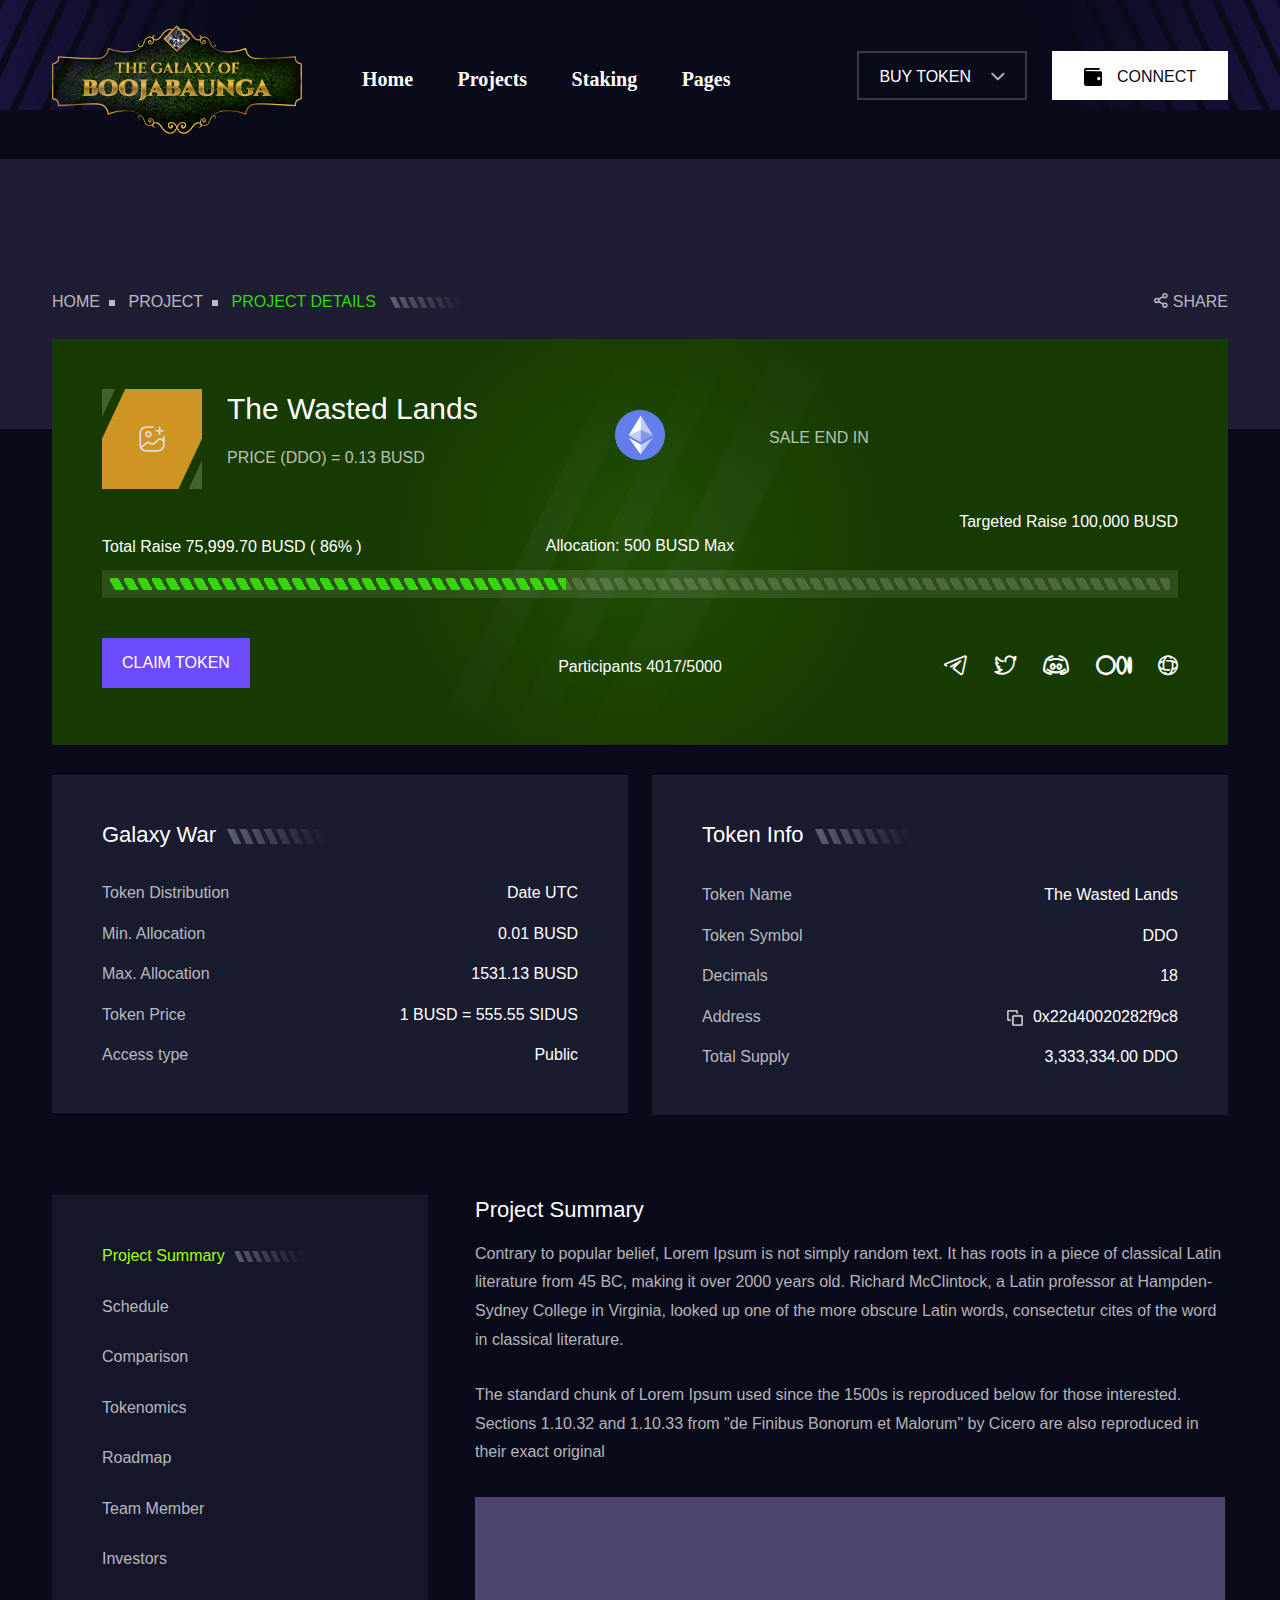
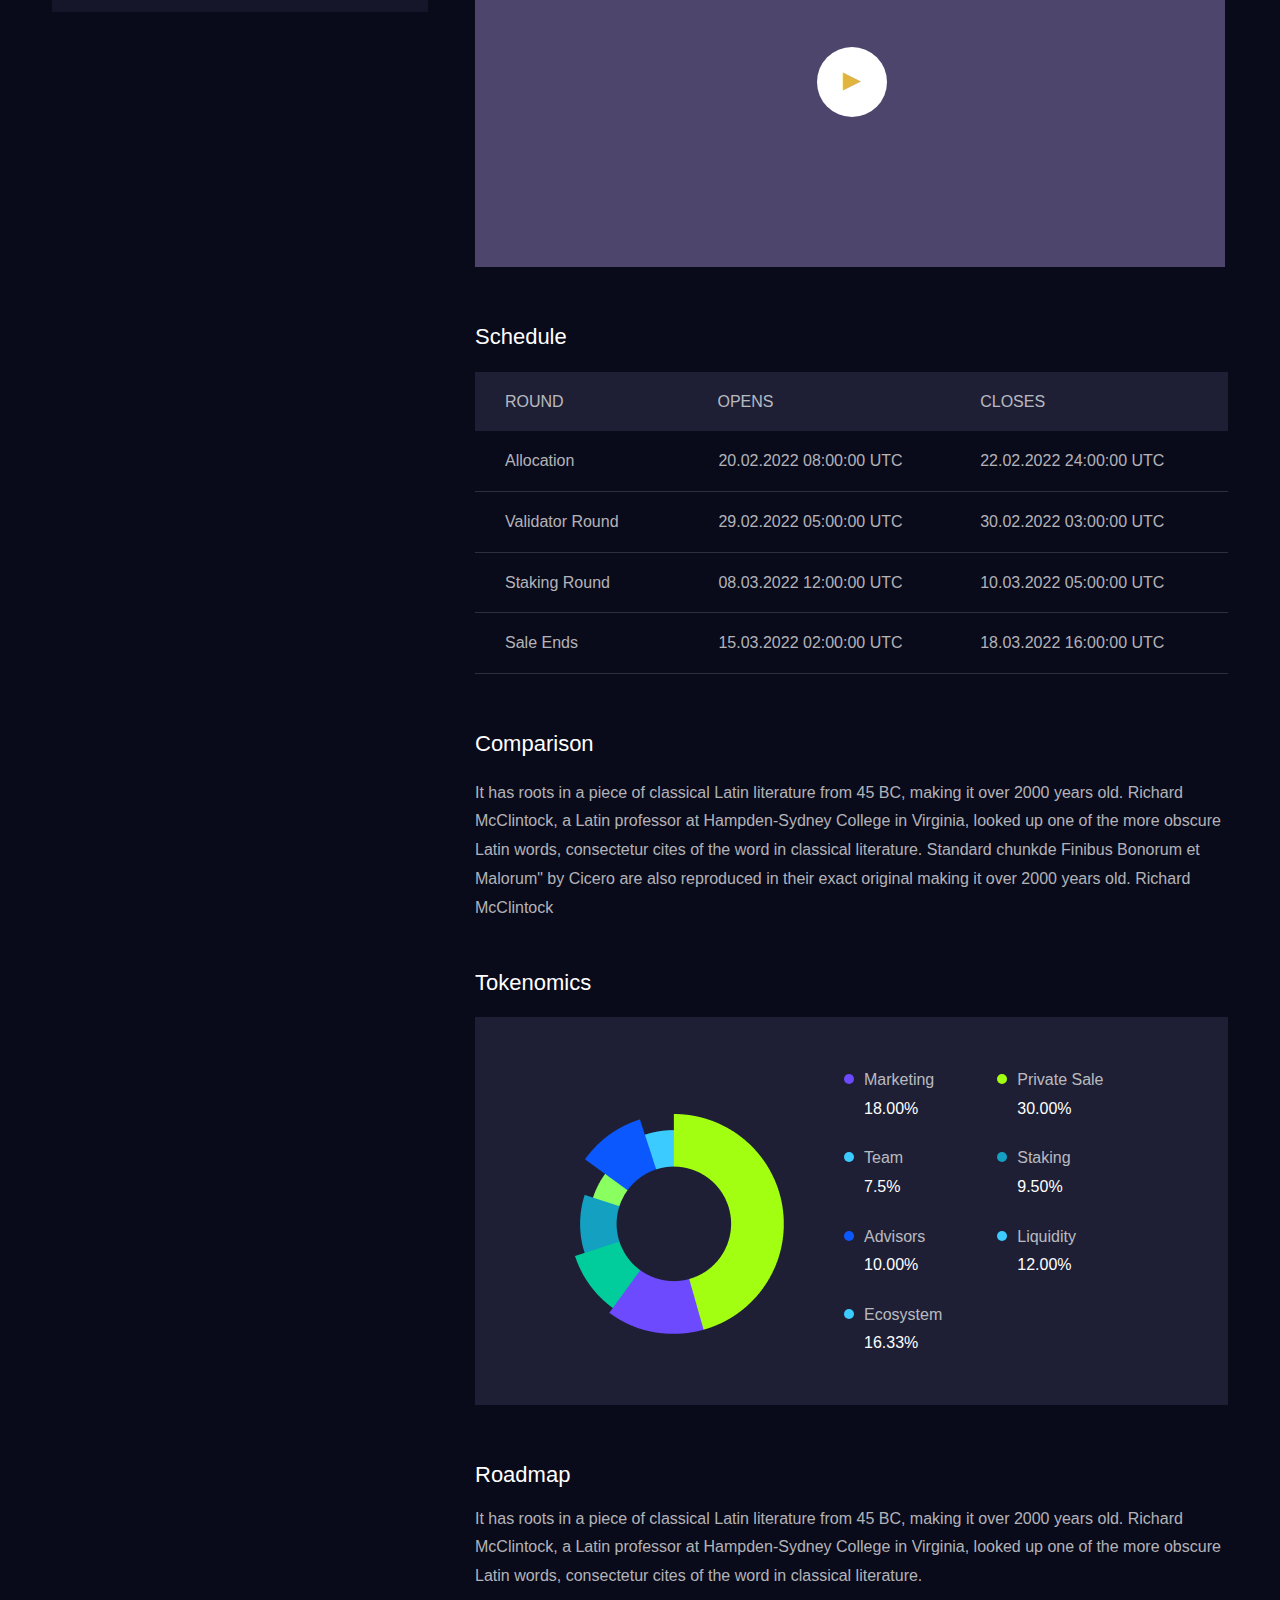
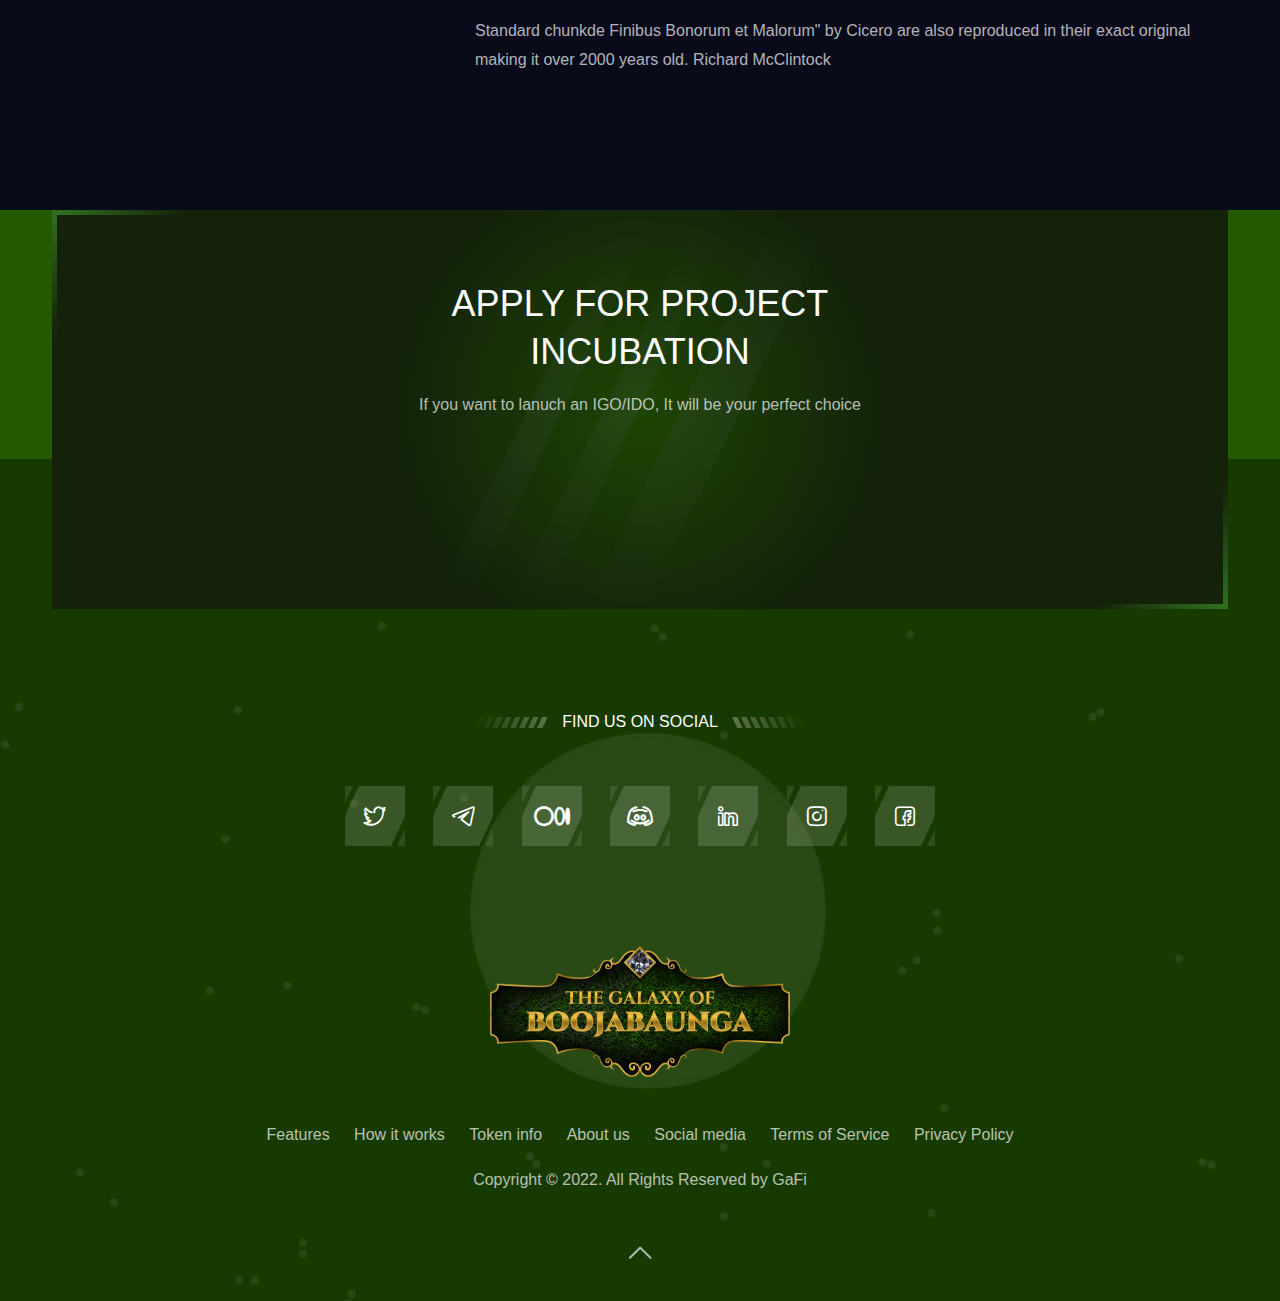
<file: project-details.html>
<!DOCTYPE html>
<html lang="zxx">
    <head>
        <!-- meta tag -->
        <meta charset="utf-8" />
        <title>GamFi - Metaverse Web3 IGO/IDO Token Launchpad HTML5 Template</title>
        <meta name="description" content="" />
        <!-- responsive tag -->
        <meta http-equiv="x-ua-compatible" content="ie=edge" />
        <meta name="viewport" content="width=device-width, initial-scale=1" />
        <!-- favicon -->
        <link rel="apple-touch-icon" href="apple-touch-icon.png" />
        <link rel="shortcut icon" type="image/x-icon" href="assets/images/fav.png" />
        <!-- Bootstrap v4.4.1 css -->
        <link rel="stylesheet" type="text/css" href="assets/css/bootstrap.min.css" />
        <!-- animate css -->
        <link rel="stylesheet" type="text/css" href="assets/css/animate.css" />
        <!-- magnific css -->
        <link rel="stylesheet" type="text/css" href="assets/css/magnific-popup.css" />
        <!-- owl.carousel css -->
        <link rel="stylesheet" type="text/css" href="assets/css/owl.carousel.css" />
        <!-- off canvas css -->
        <link rel="stylesheet" type="text/css" href="assets/css/off-canvas.css" />
        <!-- flaticon css  -->
        <link rel="stylesheet" type="text/css" href="assets/css/ico-moon-fonts.css" />
        <!-- spacing css -->
        <link rel="stylesheet" type="text/css" href="assets/css/sc-spacing.css" />
        <!-- style css -->
        <link rel="stylesheet" type="text/css" href="assets/css/style.css" />
        <!-- responsive css -->
        <link rel="stylesheet" type="text/css" href="assets/css/responsive.css" />
    </head>
    <body>

        <!--Preloader area start here-->
        <section class="loader_first">
            <div class="circular-spinner"></div>
        </section>
        <!--Preloader area End here-->

        <!--Header Start-->
        <header id="gamfi-header" class="gamfi-header-section default-header">
            <div class="menu-area menu-sticky">
                <div class="container">
                    <div class="heaader-inner-area d-flex justify-content-between align-items-center">
                        <div class="gamfi-logo-area d-flex justify-content-between align-items-center">
                            <div class="logo">
                                <a href="index.html"><img src="assets/images/logo.png" alt="logo" width=250px /></a>
                            </div>
                            <div class="header-menu">
                                <ul class="nav-menu">
                                    <li><a href="index.html">Home</a></li>
                                    <li><a href="project.html">Projects</a>
                                        <ul class="sub-menu">
                                            <li><a href="project.html">Projects List</a></li>
                                            <li><a href="explore.html">Projects Grid</a></li>
                                            <li><a href="calendar.html">Project Calendar</a></li>
                                            <li><a href="project-details.html">Project Details</a></li>
                                        </ul>
                                    </li>
                                    <li><a href="staking.html">Staking</a>
                                        <ul class="sub-menu">
                                            <li><a href="staking.html">Staking 1</a></li>
                                            <li><a href="staking-2.html">Staking 2</a></li>
                                        </ul>
                                    </li>
                                    <li><a href="#">Pages</a>
                                        <ul class="sub-menu">
                                            <li class="menu-item-has-children"><a href="kyc_process.html">KYC Process</a>
                                                <ul class="sub-menu">
                                                    <li><a href="kyc_process.html">KYC Step 1</a></li>
                                                    <li><a href="kyc_process-Step2.html">KYC Step 2</a></li>
                                                    <li><a href="kyc_process-Step3.html">KYC Step 3</a></li>
                                                </ul>
                                            </li>
                                            <li class="menu-item-has-children"><a href="signin.html">Auth Pages</a>
                                                <ul class="sub-menu">
                                                    <li><a href="signUp.html">Sign Up</a></li>
                                                    <li><a href="signin.html">Sign In</a></li>
                                                    <li><a href="Forget-Password.html">Forgot Password</a></li>
                                                </ul>
                                            </li>
                                            <li><a href="farm.html">Farming</a></li>
                                            <li><a href="leaderboard.html">Leaderboard</a></li>
                                            <li><a href="igo-ranking.html">IGO Ranking</a></li>
                                            <li><a href="roadMap.html">Roadmap</a></li>
                                            <li><a href="teamdetails.html">Team Details</a></li>
                                            <li><a href="Get-In-touch.html">Contact Us</a></li>
                                            <li><a href="igo-apply.html">Apply For IGO</a></li>
                                        </ul>
                                    </li>
                                </ul>
                            </div>
                        </div>
                        <div class="gamfi-btn-area">
                            <ul>
                                <li>
                                    <a id="nav-expander" class="nav-expander bar" href="#">
                                        <div class="bar">
                                            <span class="dot1"></span>
                                            <span class="dot2"></span>
                                            <span class="dot3"></span>
                                        </div>
                                    </a>
                                </li>
                                <li class="buy-token">
                                    <a class="readon black-shape" href="#">
                                        <span class="btn-text">Buy Token </span>
                                        <i class="icon-arrow_down"></i>
                                        <span class="hover-shape1"></span>
                                        <span class="hover-shape2"></span>
                                        <span class="hover-shape3"></span>
                                    </a>
                                    <ul>
                                        <li><a href="#"><img src="assets/images/icons/pancake.png" alt="pancake"> PancakeSwap</a></li>
                                        <li><a href="#"><img src="assets/images/icons/uniswap.png" alt="uniswap"> UniSwap</a></li>
                                        <li><a href="#"><img src="assets/images/icons/market.png" alt="market"> CoinMarketCap</a></li>
                                        <li><a href="#"><img src="assets/images/icons/gate.png" alt="gate"> Gate.io</a></li>
                                    </ul>
                                </li>
                                <li>
                                    <button type="button" class="readon white-btn hover-shape" data-bs-toggle="modal" data-bs-target="#exampleModal"><img src="assets/images/icons/connect.png" alt="Icon"> 
                                        <span class="btn-text">Connect </span>
                                        <span class="hover-shape1"></span>
                                        <span class="hover-shape2"></span>
                                        <span class="hover-shape3"></span>
                                    </button>
                                </li>
                            </ul>
                        </div>
                    </div>
                </div>
            </div>
            <!-- Canvas Mobile Menu start -->
            <nav class="right_menu_togle mobile-navbar-menu" id="mobile-navbar-menu">
                <div class="close-btn">
                    <a id="nav-close2" class="nav-close">
                        <div class="line">
                            <span class="line1"></span>
                            <span class="line2"></span>
                        </div>
                    </a>
                </div>
                <div class="sidebar-logo mb-30">
                    <a href="index.html"><img src="assets/images/logo-dark.png" alt=""></a>
                </div>
                <ul class="nav-menu">
                    <li class="current-menu-item"><a href="index.html">Home</a></li>
                    <li><a href="project.html">Projects</a>
                        <ul class="sub-menu">
                            <li><a href="project.html">Projects List</a></li>
                            <li><a href="explore.html">Projects Grid</a></li>
                            <li><a href="calendar.html">Project Calendar</a></li>
                            <li><a href="project-details.html">Project Details</a></li>
                        </ul>
                    </li>
                    <li><a href="staking.html">Staking</a>
                        <ul class="sub-menu">
                            <li><a href="staking.html">Staking 1</a></li>
                            <li><a href="staking-2.html">Staking 2</a></li>
                        </ul>
                    </li>
                    <li class="menu-item-has-children">
                        <a href="#">Pages</a>
                        <ul class="sub-menu">
                            <li class="menu-item-has-children"><a href="project.html">Explore Projects</a>
                                <ul class="sub-menu">
                                    <li><a href="project.html">Projects List</a></li>
                                    <li><a href="explore.html">Projects Grid</a></li>
                                    <li><a href="calendar.html">Project Calendar</a></li>
                                    <li><a href="project-details.html">Project Details</a></li>
                                </ul>
                            </li>
                            <li class="menu-item-has-children"><a href="signin.html">Auth Pages</a>
                                <ul class="sub-menu">
                                    <li><a href="signUp.html">Sign Up</a></li>
                                    <li><a href="signin.html">Sign In</a></li>
                                    <li><a href="Forget-Password.html">Forgot Password</a></li>
                                </ul>
                            </li>
                            <li><a href="farm.html">Farming</a></li>
                            <li><a href="leaderboard.html">Leaderboard</a></li>
                            <li><a href="igo-ranking.html">IGO Ranking</a></li>
                            <li><a href="roadMap.html">Roadmap</a></li>
                            <li><a href="teamdetails.html">Team Details</a></li>
                            <li><a href="Get-In-touch.html">Contact Us</a></li>
                            <li><a href="igo-apply.html">Apply For IGO</a></li>
                        </ul>
                    </li>
                    <li class="menu-item-has-children">
                        <a href="#">Buy Token</a>
                        <ul class="sub-menu">
                            <li><a href="#">PancakeSwap</a></li>
                            <li><a href="#">UniSwap</a></li>
                            <li><a href="#">CoinMarketCap</a></li>
                            <li><a href="#">Gate.io</a></li>
                        </ul>
                    </li>
                    <li>
                        <button type="button" class="readon black-shape-big connectWalletBtnforMobile" data-bs-toggle="modal" data-bs-target="#exampleModal"><img src="assets/images/icons/connect_white.png" alt="Icon">
                            <span class="btn-text">Connect </span>
                            <span class="hover-shape1"></span>
                            <span class="hover-shape2"></span>
                            <span class="hover-shape3"></span>
                        </button>
                    </li>
                </ul>
            </nav>
            <!-- Canvas Menu end -->
        </header>
        <!--Header End-->

        <!-- Breadcrumbs Section Start -->
        <div class="gamfi-breadcrumbs-section breadcrumbs-style2">
            <div class="container">
                <div class="row">
                    <div class="col-lg-5">
                        <div class="breadcrumbs-area sec-heading">
                            <div class="sub-inner">
                                <a class="breadcrumbs-link" href="index.html">Home</a>
                                <a class="breadcrumbs-link" href="index.html">Project</a>
                                <span class="sub-title">Project Details</span>
                                <img class="heading-left-image" src="assets/images/icons/steps.png" alt="Steps-Image" />
                            </div>
                        </div>
                    </div>
                    <div class="col-lg-7 breadcrumbs-form md-mt-10">
                        <div class="breadcrumbs-social ml-30 md-ml-0" data-bs-toggle="modal" data-bs-target="#shareIocns"> 
                            <a href="#"><i class="icon-share"></i> Share</a>
                        </div>
                    </div>
                </div>
            </div>
        </div>
        <!-- Breadcrumbs  Section End -->

        <!-- Project Detaisl Content Start -->
        <div class="project-details-conent gamfi-about-secion pb-80 md-pb-20">
            <div class="container">
                <div class="game-price-item hover-shape-inner wow fadeInUp" data-wow-delay="300ms" data-wow-duration="2500ms">
                    <div class="game-price-inner">
                        <div class="total-price">
                            <div class="price-inner d-flex mb-45">
                                <div class="image-icon">
                                    <img src="assets/images/project/ninga-image.png" alt="icon-image" />
                                </div>
                                <div class="price-details">
                                    <h3 class="mb-15">The Wasted Lands</h3>
                                    <div class="dsc">price (DDO) =  0.13 BUSD</div>
                                </div>
                            </div>
                            <div class="all-raise mb-10"> Total Raise 75,999.70 BUSD ( 86% )</div>
                        </div>
                        <div class="allocation-max text-center">
                            <img src="assets/images/project/icon-2.png" alt="icon-image" />
                            <div class="allocation">Allocation: 500 BUSD Max</div>
                        </div>
                        <div class="targeted-raise">
                            <div class="all-raise mb-10">Sale End In</div>
                            <div class="price-counter mb-48">
                                <div class="timer">
                                    <ul>
                                        <li class="days"></li>
                                        <li class="hours"></li>
                                        <li class="minutes"></li>
                                        <li class="seconds"></li>
                                    </ul>
                                </div>
                            </div>
                            <div class="targeted-raise text-end">
                                Targeted Raise 100,000 BUSD
                            </div>
                        </div>
                    </div>
                    <div class="progress-inner">
                        <div class="progress">
                            <div class="progress-bar progress-bar-striped" role="progressbar" aria-valuenow="43" aria-valuemin="0" aria-valuemax="100" style="width: 43%">
                            </div>
                        </div>
                    </div>
                    <div class="banner-bottom-content mt-40">
                        <div class="btn-area">
                            <a class="readon white-shape-small" href="#">
                            <span class="btn-text">Claim Token </span>
                            <span class="hover-shape1"></span>
                            <span class="hover-shape2"></span>
                            <span class="hover-shape3"></span>
                            </a>
                        </div>
                        <div class="text-content">
                            Participants 4017/5000
                        </div>
                        <div class="social-area">
                            <ul class="social-icon-list">
                                <li><a href="#"><i class="icon-telegram"></i></a></li>
                                <li><a href="#"><i class="icon-twitter"></i></a></li>
                                <li><a href="#"><i class="icon-discord"></i></a></li>
                                <li><a href="#"><i class="icon-medium"></i></a></li>
                                <li><a href="#"><i class=" icon-world"></i></a></li>
                            </ul>
                        </div>
                    </div>
                    <span class="border-shadow shadow-1"></span>
                    <span class="border-shadow shadow-2"></span>
                    <span class="border-shadow shadow-3"></span>
                    <span class="border-shadow shadow-4"></span>
                    <span class="hover-shape-bg hover_shape1"></span>
                    <span class="hover-shape-bg hover_shape2"></span>
                    <span class="hover-shape-bg hover_shape3"></span>
                </div>
                <div class="row mt-30">
                    <div class="col-md-6">
                        <div class="project-item">
                            <div class="project-info">
                                <h4 class="mb-30">Galaxy War <img src="assets/images/project/project-heading-image.png" alt="project" /></h4>
                            </div>
                            <div class="project-content">
                                <div class="project-media">
                                    <ul class="project-listing">
                                        <li>Token Distribution <span>Date UTC</span></li>
                                        <li>Min. Allocation <span>0.01 BUSD</span></li>
                                        <li>Max. Allocation <span>1531.13 BUSD</span></li>
                                        <li>Token Price <span>1 BUSD = 555.55 SIDUS</span></li>
                                        <li>Access type <span>Public</span></li>
                                    </ul>
                                </div>
                            </div>
                        </div>
                    </div>
                    <div class="col-md-6">
                        <div class="project-item">
                            <div class="project-info d-flex">
                                <h4 class="mb-20">Token Info <img src="assets/images/project/project-heading-image.png" alt="project"/></h4>
                            </div>
                            <div class="project-content">
                                <div class="project-media">
                                    <ul class="project-listing">
                                        <li>Token Name <span>The Wasted Lands</span></li>
                                        <li>Token Symbol <span>DDO</span></li>
                                        <li>Decimals <span>18</span></li>
                                        <li>Address <span><img src="assets/images/project/icon.png" alt="project"/>0x22d40020282f9c8</span></li>
                                        <li>Total Supply <span>3,333,334.00 DDO</span></li>
                                    </ul>
                                </div>
                            </div>
                        </div>
                    </div>
                </div>

                <!-- Project Summary  Start-->
                <div class="row mt-50">
                    <div class="col-md-4">
                        <div class="project-summary-menu">
                            <div class="nav" id="nav-tab" role="tablist">
                                <button class="nav-link active" id="nav-project-summary" data-bs-toggle="tab" data-bs-target="#project-summary" type="button" role="tab" aria-selected="true">Project Summary <img src="assets/images/project/menu-image.png" alt="project" /></button>

                                <button class="nav-link" id="nav-schedule" data-bs-toggle="tab" data-bs-target="#schedule" type="button" role="tab" aria-selected="false">Schedule <img src="assets/images/project/menu-image.png" alt="project" /></button>

                                <button class="nav-link" id="nav-comparison" data-bs-toggle="tab" data-bs-target="#comparison" type="button" role="tab" aria-selected="false">Comparison <img src="assets/images/project/menu-image.png" alt="project" /></button>

                                <button class="nav-link" id="nav-tokenomics" data-bs-toggle="tab" data-bs-target="#tokenomics" type="button" role="tab" aria-selected="false">Tokenomics <img src="assets/images/project/menu-image.png" alt="project" /></button>

                                <button class="nav-link" id="nav-roadmap" data-bs-toggle="tab" data-bs-target="#roadmap" type="button" role="tab" aria-selected="false">Roadmap <img src="assets/images/project/menu-image.png" alt="project" /></button>

                                <button class="nav-link" id="nav-team-member" data-bs-toggle="tab" data-bs-target="#team-member" type="button" role="tab" aria-selected="false">Team Member <img src="assets/images/project/menu-image.png" alt="project" /></button>

                                <button class="nav-link" id="nav-tnvestors" data-bs-toggle="tab" data-bs-target="#tnvestors" type="button" role="tab" aria-selected="false">Investors <img src="assets/images/project/menu-image.png" alt="project" /></button>

                            </div>
                        </div>
                    </div>
                    <div class="col-md-8 pl-35 sm-pl-15 sm-pt-40">
                        <div class="tab-pane fade show active" id="schedule" role="tabpanel" aria-labelledby="schedule">
                            <div class="project-summary-content">
                                <div class="tab-content" id="nav-tabContent">
                                    <div class="tab-pane fade show active" id="project-summary" role="tabpanel" aria-labelledby="project-summary">
                                        <div class="project-summary-information">
                                            <h4 class="title2 mb-15">Project Summary</h4>
                                            <p>Contrary to popular belief, Lorem Ipsum is not simply random text. It has roots in a piece of classical Latin literature from 45 BC, making it over 2000 years old. Richard McClintock, a Latin professor at Hampden-Sydney College in Virginia, looked up one of the more obscure Latin words, consectetur cites of the word in classical literature.</p>
                                            <p class="mb-30">The standard chunk of Lorem Ipsum used since the 1500s is reproduced below for those interested. Sections 1.10.32 and 1.10.33 from "de Finibus Bonorum et Malorum" by Cicero are also reproduced in their exact original</p>
                                        </div>
                                    </div>
                                </div>
                            </div>
                            <div class="project-video-area">
                                <img src="assets/images/project/project-video.jpg" alt="Project-image">
                                <a class="video-icons" href="https://www.youtube.com/watch?v=fzBTvDraO5U"><i class="icon-play"></i></a>
                            </div>
                            <h4 class="mb-20">Schedule</h4>
                            <table class="mb-55">
                                <tr class="table-header">
                                    <th>Round</th>
                                    <th>Opens</th>
                                    <th>Closes</th>
                                </tr>
                                <tr>
                                    <td>Allocation</td>
                                    <td>20.02.2022   08:00:00 UTC</td>
                                    <td>22.02.2022   24:00:00 UTC</td>
                                </tr>
                                <tr>
                                    <td>Validator Round</td>
                                    <td>29.02.2022   05:00:00 UTC</td>
                                    <td>30.02.2022   03:00:00 UTC</td>
                                </tr>
                                <tr>
                                    <td>Staking Round</td>
                                    <td>08.03.2022   12:00:00 UTC</td>
                                    <td>10.03.2022   05:00:00 UTC</td>
                                </tr>
                                <tr>
                                    <td>Sale Ends</td>
                                    <td>15.03.2022   02:00:00 UTC</td>
                                    <td>18.03.2022   16:00:00 UTC</td>
                                </tr>
                            </table>

                            <h4 class="mb-20">Comparison</h4>
                            <p class="mb-45">It has roots in a piece of classical Latin literature from 45 BC, making it over 2000 years old. Richard McClintock, a Latin professor at Hampden-Sydney College in Virginia, looked up one of the more obscure Latin words, consectetur cites of the word in classical literature. Standard chunkde Finibus Bonorum et Malorum" by Cicero are also reproduced in their exact original
                            making it over 2000 years old. Richard McClintock</p>
                            <h4 class="mb-20">Tokenomics</h4>
                            <div class="project-service align-items-center">
                                <div class="project-image">
                                    <img src="assets/images/project/explore-image.png" alt="Project-image">
                                </div>
                                <div class="project-content">
                                    <div class="project-price mr-65">
                                        <div class="project-sale darkslateblue">
                                            <span>Marketing</span>
                                            <h5>18.00%</h5>
                                        </div>
                                        <div class="project-sale cyan">
                                            <span>Team</span>
                                            <h5>7.5%</h5>
                                        </div>
                                        <div class="project-sale dodgerBlue">
                                            <span>Advisors</span>
                                            <h5>10.00%</h5>
                                        </div>
                                        <div class="project-sale turquoise">
                                            <span>Ecosystem</span>
                                            <h5>16.33%</h5>
                                        </div>
                                    </div>
                                    <div class="project-price">
                                         <div class="project-sale springGreen">
                                            <span>Private Sale</span>
                                            <h5>30.00%</h5>
                                        </div>
                                        <div class="project-sale darkturquoise">
                                            <span>Staking</span>
                                            <h5>9.50%</h5>
                                        </div>
                                        <div class="project-sale turquoise">
                                            <span>Liquidity</span>
                                            <h5>12.00%</h5>
                                        </div>
                                    </div>    
                                </div>
                            </div>
                            <h4 class="title2 mb-15">Roadmap</h4>
                            <p>It has roots in a piece of classical Latin literature from 45 BC, making it over 2000 years old. Richard McClintock, a Latin professor at Hampden-Sydney College in Virginia, looked up one of the more obscure Latin words, consectetur cites of the word in classical literature.</p>
                            <p class="mb-55">Standard chunkde Finibus Bonorum et Malorum" by Cicero are also reproduced in their exact original making it over 2000 years old. Richard McClintock</p>
                        </div>
                    </div>
                </div>
            </div>
        </div>
        <!-- Project Detaisl Content End -->

        <!-- Footer Section Start -->
        <div class="gamfi-footer-section">
            <div class="container">
                <div class="footer-cta-area text-center active-shape hover-shape-inner">
                    <h2 class="title mb-15">
                        Apply for project<br />
                        incubation
                    </h2>
                    <div class="dsc mb-40">
                        If you want to lanuch an IGO/IDO, It will be your perfect choice
                    </div>
                    <a class="banner-btn wow fadeInUp black-shape" data-wow-delay="300ms" data-wow-duration="2500ms" href="igo-apply.html">
                        <span class="btn-text">Apply For IGO</span>
                        <span class="hover-shape1"></span>
                        <span class="hover-shape2"></span>
                        <span class="hover-shape3"></span>
                    </a>
                    <span class="border-shadow shadow-1"></span>
                    <span class="border-shadow shadow-2"></span>
                    <span class="border-shadow shadow-3"></span>
                    <span class="border-shadow shadow-4"></span>
                    <span class="hover-shape-bg hover_shape1"></span>
                    <span class="hover-shape-bg hover_shape2"></span>
                    <span class="hover-shape-bg hover_shape3"></span>
                </div>
            </div>
            <div class="footer-area">
                <div class="container">
                    <div class="sec-heading text-center">
                        <div class="sub-inner mb-52">
                            <img class="heading-right-image" src="assets/images/icons/steps2.png" alt="Steps-Image"/>
                            <span class="sub-title white-color">Find us on Social</span>
                            <img class="heading-left-image" src="assets/images/icons/steps.png" alt="Steps-Image"/>
                        </div>
                    </div>
                    <div class="footer-listing text-center mb-100 md-mb-70">
                        <ul class="footer-icon-list">
                            <li><a href="#"><i class="icon-twitter"></i></a></li>
                            <li><a href="#"><i class="icon-telegram"></i></a></li>
                            <li><a href="#"><i class="icon-medium"></i></a></li>
                            <li><a href="#"><i class="icon-discord"></i></a></li>
                            <li><a href="#"><i class="icon-linkedin"></i></a></li>
                            <li><a href="#"><i class="icon-instagram"></i></a></li>
                            <li><a href="#"><i class="icon-facebook"></i></a></li>
                        </ul>
                    </div>
                    <div class="footer-logo text-center mb-45">
                        <img src="assets/images/logo.png" alt="Footer-logo" width=300px />
                    </div>
                    <div class="footer-mainmenu text-center mb-20">
                        <ul>
                            <li><a href="#">Features</a></li>
                            <li><a href="#">How it works</a></li>
                            <li><a href="#">Token info</a></li>
                            <li><a href="#">About us</a></li>
                            <li><a href="#">Social media</a></li>
                            <li><a href="#">Terms of Service</a></li>
                            <li><a href="#">Privacy Policy</a></li>
                        </ul>
                    </div>
                    <div class="copyright-area text-center mb-0">
                        <div class="dsc mb-37">Copyright © 2022. All Rights Reserved by <a target="_blank" class="gafi" href="#">GaFi</a></div>
                    </div>
                    <div class="scrollup text-center">
                        <a href="#"><i class="icon-arrow_up"></i></a>
                    </div>
                </div>
            </div>
        </div>
        <!-- Footer Section End -->

        <!-- Modal Share icons Start-->
        <div class="modal fade " id="shareIocns" tabindex="-1" aria-labelledby="exampleModalLabel" aria-hidden="true">
            <div class="modal-dialog modal-dialog-centered">
                <div class="modal-content">
                    <div class="modal-header">
                         <h4 class="modals-title  mb-0" id="exampleModalLabel">Share Project</h4>
                        <button type="button" class="btn-close" data-bs-dismiss="modal" aria-label="Close"><i class="icon-x"></i></button>
                    </div>
                    <div class="modal-body">
                        <ul class="popup-share-icons">
                            <li><a href="#"><i class="icon-twitter"></i></a></li>
                            <li><a href="#"><i class="icon-telegram"></i></a></li>
                            <li><a href="#"><i class="icon-discord"></i></a></li>
                            <li><a href="#"><i class="icon-linkedin"></i></a></li>
                            <li><a href="#"><i class="icon-facebook"></i></a></li>
                            <li><a href="#"><i class="icon-comment-icon"></i></a></li>
                            <li><a href="#"><i class="icon-sms-icon"></i></a></li>
                            <li><a href="#"><i class="icon-dabble-arrow"></i></a></li>
                        </ul>
                    </div>
                </div>
            </div>
        </div>
        <!-- Modal Share icons End-->

        <!-- Modal Section Start-->
        <div class="modal fade " id="exampleModal" tabindex="-1" aria-labelledby="exampleModalLabel" aria-hidden="true">
            <div class="modal-dialog modal-dialog-centered">
                <div class="modal-content">
                    <div class="modal-header">
                         <h4 class="modals-title  mb-0" id="exampleModalLabel">Connect Wallet</h4>
                        <button type="button" class="btn-close" data-bs-dismiss="modal" aria-label="Close"><i class="icon-x"></i></button>
                    </div>
                    <div class="modal-body">
                        <p class="mb-20">Please select a wallet to connect to this marketplace</p>
                        <div class="connect-section">
                            <ul class="heading-list">
                                <li><a href="#"><span><img src="assets/images/icons/meta-mask.png" alt="Meta-mask-Image"></span>MetaMask</a></li>
                                <li><a href="#"><span><img src="assets/images/icons/coinbase.png" alt="Coinbase-Image"></span>Coinbase</a></li>
                                <li><a href="#"><span><img src="assets/images/icons/trust.png" alt="Trust-Image"></span>Trust Wallet</a></li>
                                <li><a href="#"><span><img src="assets/images/icons/wallet.png" alt="Wallet-Image"></span>WalletConnect</a></li>
                            </ul>
                        </div>
                        <p>By connecting your wallet, you agree to our <a href="#"><span class="modal-title">Terms of Service </span></a>and our <a href="#"><span class="modal-title"> Privacy Policy</span></a>.</p>
                    </div>
                </div>
            </div>
        </div>
        <!-- Modal Section End-->
        
        <!-- modernizr js -->
        <script src="assets/js/modernizr-2.8.3.min.js"></script>
        <!-- jquery latest version -->
        <script src="assets/js/jquery.min.js"></script>
        <!-- Bootstrap v4.4.1 js -->
        <script src="assets/js/bootstrap.min.js"></script>
        <!-- popup.min js -->
        <script src="assets/js/jquery.magnific-popup.min.js"></script>
        <!-- imagesloaded.pkgd.min js -->
        <script src="assets/js/imagesloaded.pkgd.min.js"></script>
        <!-- wow js -->
        <script src="assets/js/wow.min.js"></script>
        <script src="assets/js/jquery.counterup.min.js"></script>
        <!-- counter top js -->
        <script src="assets/js/waypoints.min.js"></script>
        <!-- owl.carousel js -->
        <script src="assets/js/owl.carousel.min.js"></script>
        <!-- plugins js -->
        <script src="assets/js/plugins.js"></script>
        <!-- Time Counter js -->
        <script src="assets/js/time-counter.js"></script>
        <!-- main js -->
        <script src="assets/js/main.js"></script>
    </body>
</html>
</file>
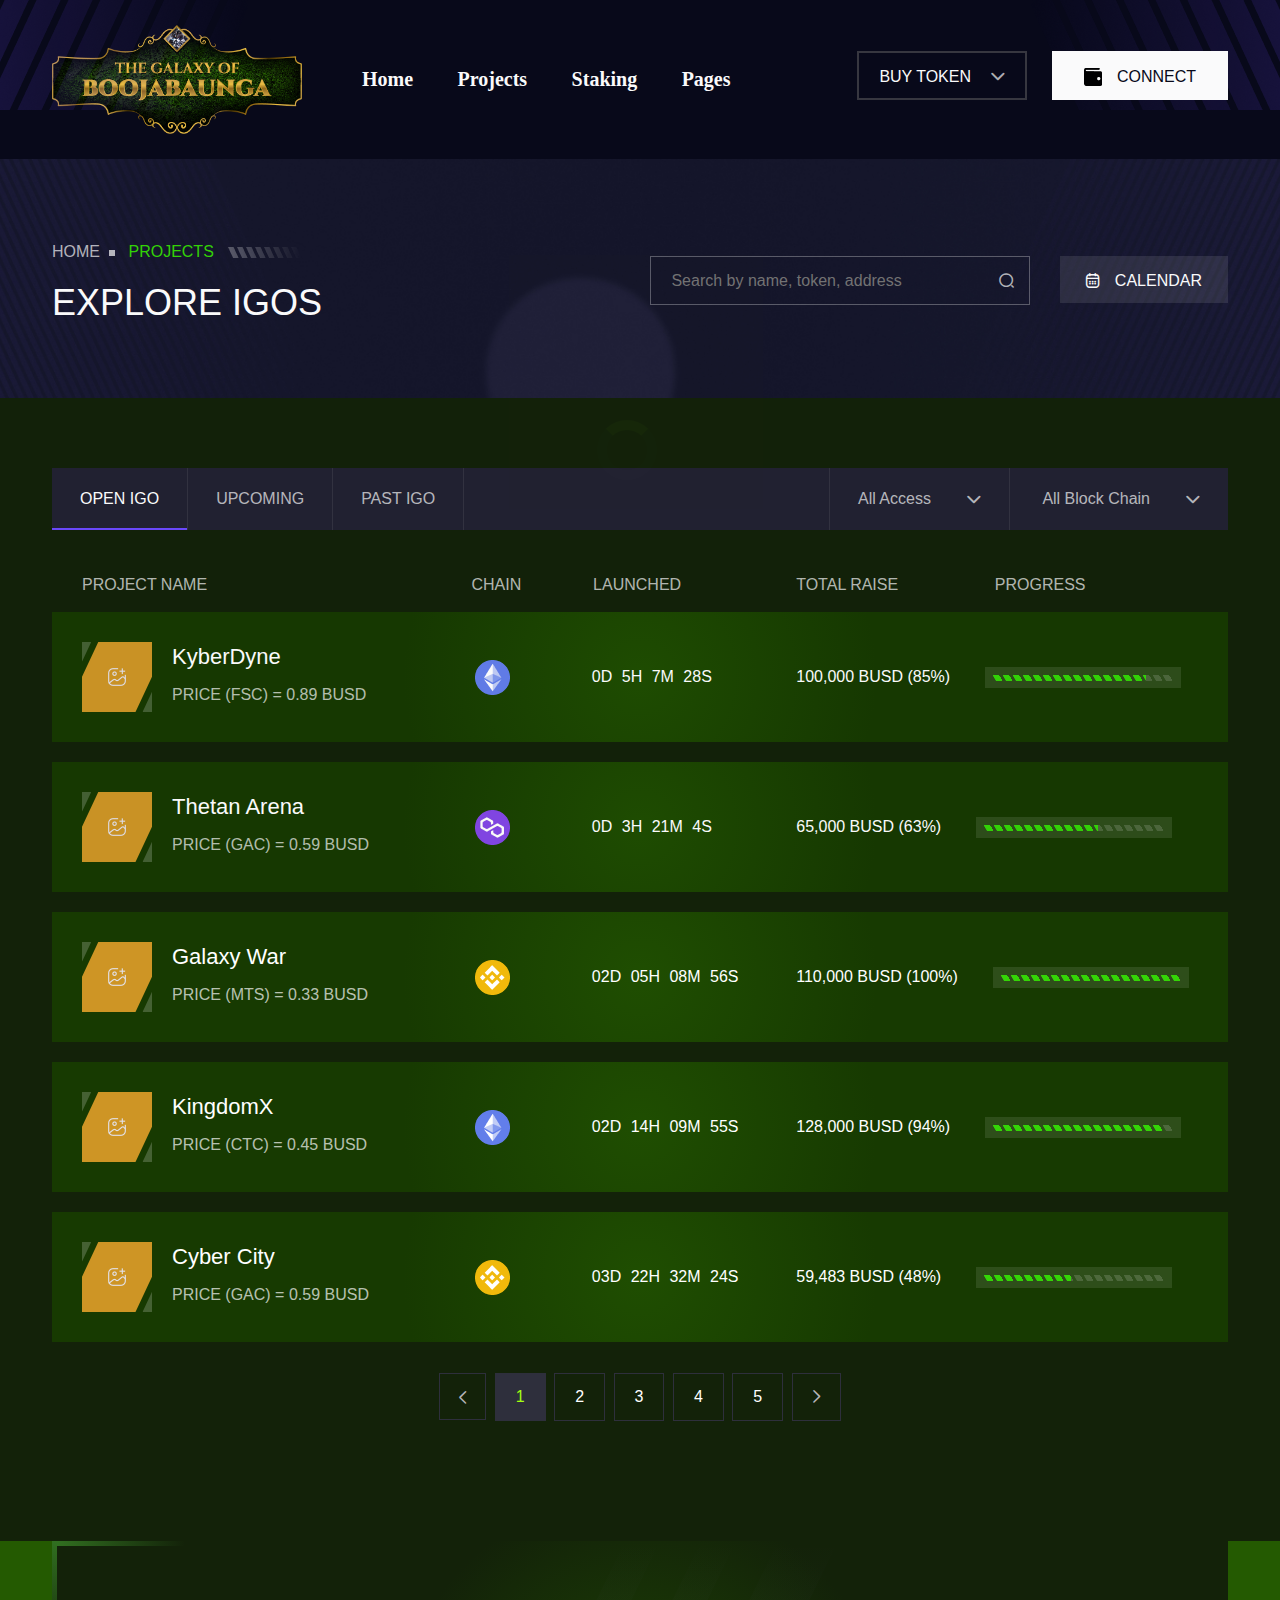
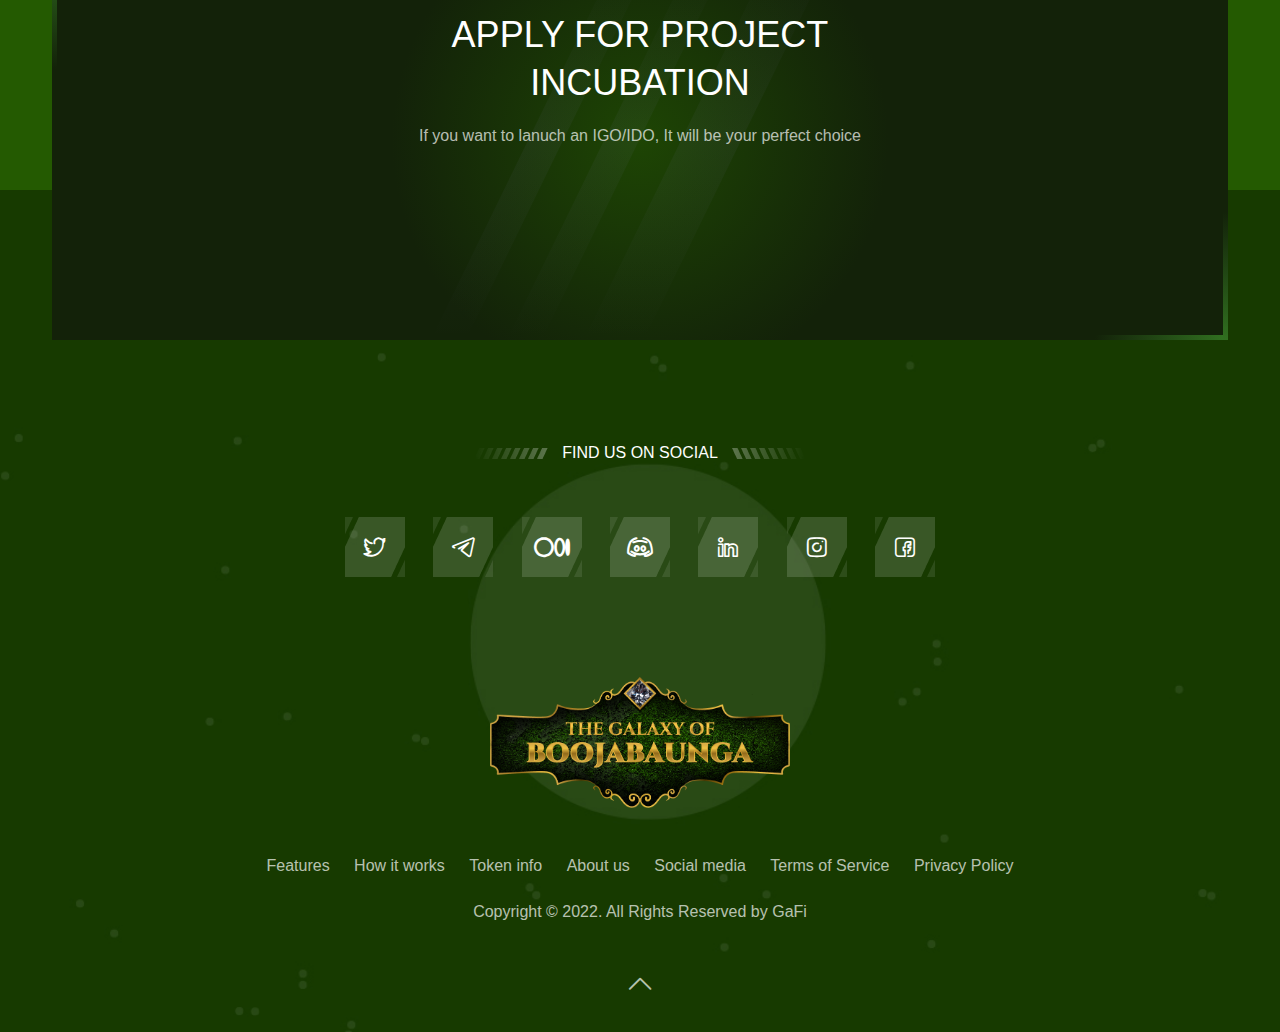
<file: project.html>
<!DOCTYPE html>
<html lang="zxx">
    <head>
        <!-- meta tag -->
        <meta charset="utf-8" />
        <title>GamFi - Metaverse Web3 IGO/IDO Token Launchpad HTML5 Template</title>
        <meta name="description" content="" />
        <!-- responsive tag -->
        <meta http-equiv="x-ua-compatible" content="ie=edge" />
        <meta name="viewport" content="width=device-width, initial-scale=1" />
        <!-- favicon -->
        <link rel="apple-touch-icon" href="apple-touch-icon.png" />
        <link rel="shortcut icon" type="image/x-icon" href="assets/images/fav.png" />
        <!-- Bootstrap v4.4.1 css -->
        <link rel="stylesheet" type="text/css" href="assets/css/bootstrap.min.css" />
        <!-- animate css -->
        <link rel="stylesheet" type="text/css" href="assets/css/animate.css" />
        <!-- magnific css -->
        <link rel="stylesheet" type="text/css" href="assets/css/magnific-popup.css" />
        <!-- owl.carousel css -->
        <link rel="stylesheet" type="text/css" href="assets/css/owl.carousel.css" />
        <!-- off canvas css -->
        <link rel="stylesheet" type="text/css" href="assets/css/off-canvas.css" />
        <!-- flaticon css  -->
        <link rel="stylesheet" type="text/css" href="assets/css/ico-moon-fonts.css" />
        <!-- spacing css -->
        <link rel="stylesheet" type="text/css" href="assets/css/sc-spacing.css" />
        <!-- style css -->
        <link rel="stylesheet" type="text/css" href="assets/css/style.css" />
        <!-- responsive css -->
        <link rel="stylesheet" type="text/css" href="assets/css/responsive.css" />
    </head>
    <body>

        <!--Preloader area start here-->
        <section class="loader_first">
            <div class="circular-spinner"></div>
        </section>
        <!--Preloader area End here-->

        <!--Header Start-->
        <header id="gamfi-header" class="gamfi-header-section default-header">
            <div class="menu-area menu-sticky">
                <div class="container">
                    <div class="heaader-inner-area d-flex justify-content-between align-items-center">
                        <div class="gamfi-logo-area d-flex justify-content-between align-items-center">
                            <div class="logo">
                                <a href="index.html"><img src="assets/images/logo.png" alt="logo" width=250px /></a>
                            </div>
                            <div class="header-menu">
                                <ul class="nav-menu">
                                    <li><a href="index.html">Home</a></li>
                                    <li><a href="project.html">Projects</a>
                                        <ul class="sub-menu">
                                            <li><a href="project.html">Projects List</a></li>
                                            <li><a href="explore.html">Projects Grid</a></li>
                                            <li><a href="calendar.html">Project Calendar</a></li>
                                            <li><a href="project-details.html">Project Details</a></li>
                                        </ul>
                                    </li>
                                    <li><a href="staking.html">Staking</a>
                                        <ul class="sub-menu">
                                            <li><a href="staking.html">Staking 1</a></li>
                                            <li><a href="staking-2.html">Staking 2</a></li>
                                        </ul>
                                    </li>
                                    <li><a href="#">Pages</a>
                                        <ul class="sub-menu">
                                            <li class="menu-item-has-children"><a href="kyc_process.html">KYC Process</a>
                                                <ul class="sub-menu">
                                                    <li><a href="kyc_process.html">KYC Step 1</a></li>
                                                    <li><a href="kyc_process-Step2.html">KYC Step 2</a></li>
                                                    <li><a href="kyc_process-Step3.html">KYC Step 3</a></li>
                                                </ul>
                                            </li>
                                            <li class="menu-item-has-children"><a href="signin.html">Auth Pages</a>
                                                <ul class="sub-menu">
                                                    <li><a href="signUp.html">Sign Up</a></li>
                                                    <li><a href="signin.html">Sign In</a></li>
                                                    <li><a href="Forget-Password.html">Forgot Password</a></li>
                                                </ul>
                                            </li>
                                            <li><a href="farm.html">Farming</a></li>
                                            <li><a href="leaderboard.html">Leaderboard</a></li>
                                            <li><a href="igo-ranking.html">IGO Ranking</a></li>
                                            <li><a href="roadMap.html">Roadmap</a></li>
                                            <li><a href="teamdetails.html">Team Details</a></li>
                                            <li><a href="Get-In-touch.html">Contact Us</a></li>
                                            <li><a href="igo-apply.html">Apply For IGO</a></li>
                                        </ul>
                                    </li>
                                </ul>
                            </div>
                        </div>
                        <div class="gamfi-btn-area">
                            <ul>
                                <li>
                                    <a id="nav-expander" class="nav-expander bar" href="#">
                                        <div class="bar">
                                            <span class="dot1"></span>
                                            <span class="dot2"></span>
                                            <span class="dot3"></span>
                                        </div>
                                    </a>
                                </li>
                                <li class="buy-token">
                                    <a class="readon black-shape" href="#">
                                        <span class="btn-text">Buy Token </span>
                                        <i class="icon-arrow_down"></i>
                                        <span class="hover-shape1"></span>
                                        <span class="hover-shape2"></span>
                                        <span class="hover-shape3"></span>
                                    </a>
                                    <ul>
                                        <li><a href="#"><img src="assets/images/icons/pancake.png" alt="pancake"> PancakeSwap</a></li>
                                        <li><a href="#"><img src="assets/images/icons/uniswap.png" alt="uniswap"> UniSwap</a></li>
                                        <li><a href="#"><img src="assets/images/icons/market.png" alt="market"> CoinMarketCap</a></li>
                                        <li><a href="#"><img src="assets/images/icons/gate.png" alt="gate"> Gate.io</a></li>
                                    </ul>
                                </li>
                                <li>
                                    <button type="button" class="readon white-btn hover-shape" data-bs-toggle="modal" data-bs-target="#exampleModal"><img src="assets/images/icons/connect.png" alt="Icon"> 
                                        <span class="btn-text">Connect </span>
                                        <span class="hover-shape1"></span>
                                        <span class="hover-shape2"></span>
                                        <span class="hover-shape3"></span>
                                    </button>
                                </li>
                            </ul>
                        </div>
                    </div>
                </div>
            </div>
            <!-- Canvas Mobile Menu start -->
            <nav class="right_menu_togle mobile-navbar-menu" id="mobile-navbar-menu">
                <div class="close-btn">
                    <a id="nav-close2" class="nav-close">
                        <div class="line">
                            <span class="line1"></span>
                            <span class="line2"></span>
                        </div>
                    </a>
                </div>
                <div class="sidebar-logo mb-30">
                    <a href="index.html"><img src="assets/images/logo-dark.png" alt=""></a>
                </div>
                <ul class="nav-menu">
                    <li class="current-menu-item"><a href="index.html">Home</a></li>
                    <li><a href="project.html">Projects</a>
                        <ul class="sub-menu">
                            <li><a href="project.html">Projects List</a></li>
                            <li><a href="explore.html">Projects Grid</a></li>
                            <li><a href="calendar.html">Project Calendar</a></li>
                            <li><a href="project-details.html">Project Details</a></li>
                        </ul>
                    </li>
                    <li><a href="staking.html">Staking</a>
                        <ul class="sub-menu">
                            <li><a href="staking.html">Staking 1</a></li>
                            <li><a href="staking-2.html">Staking 2</a></li>
                        </ul>
                    </li>
                    <li class="menu-item-has-children">
                        <a href="#">Pages</a>
                        <ul class="sub-menu">
                            <li class="menu-item-has-children"><a href="project.html">Explore Projects</a>
                                <ul class="sub-menu">
                                    <li><a href="project.html">Projects List</a></li>
                                    <li><a href="explore.html">Projects Grid</a></li>
                                    <li><a href="calendar.html">Project Calendar</a></li>
                                    <li><a href="project-details.html">Project Details</a></li>
                                </ul>
                            </li>
                            <li class="menu-item-has-children"><a href="signin.html">Auth Pages</a>
                                <ul class="sub-menu">
                                    <li><a href="signUp.html">Sign Up</a></li>
                                    <li><a href="signin.html">Sign In</a></li>
                                    <li><a href="Forget-Password.html">Forgot Password</a></li>
                                </ul>
                            </li>
                            <li><a href="farm.html">Farming</a></li>
                            <li><a href="leaderboard.html">Leaderboard</a></li>
                            <li><a href="igo-ranking.html">IGO Ranking</a></li>
                            <li><a href="roadMap.html">Roadmap</a></li>
                            <li><a href="teamdetails.html">Team Details</a></li>
                            <li><a href="Get-In-touch.html">Contact Us</a></li>
                            <li><a href="igo-apply.html">Apply For IGO</a></li>
                        </ul>
                    </li>
                    <li class="menu-item-has-children">
                        <a href="#">Buy Token</a>
                        <ul class="sub-menu">
                            <li><a href="#">PancakeSwap</a></li>
                            <li><a href="#">UniSwap</a></li>
                            <li><a href="#">CoinMarketCap</a></li>
                            <li><a href="#">Gate.io</a></li>
                        </ul>
                    </li>
                    <li>
                        <button type="button" class="readon black-shape-big connectWalletBtnforMobile" data-bs-toggle="modal" data-bs-target="#exampleModal"><img src="assets/images/icons/connect_white.png" alt="Icon">
                            <span class="btn-text">Connect </span>
                            <span class="hover-shape1"></span>
                            <span class="hover-shape2"></span>
                            <span class="hover-shape3"></span>
                        </button>
                    </li>
                </ul>
            </nav>
            <!-- Canvas Menu end -->
        </header>
        <!--Header End-->
        
        <!-- Breadcrumbs Section Start -->
        <div class="gamfi-breadcrumbs-section">
            <div class="container">
                <div class="row">
                    <div class="col-lg-5">
                        <div class="breadcrumbs-area sec-heading">
                            <div class="sub-inner mb-15">
                                <a class="breadcrumbs-link" href="index.html">Home</a>
                                <span class="sub-title">Projects</span>
                                <img class="heading-left-image" src="assets/images/icons/steps.png" alt="Steps-Image" />
                            </div>
                            <h2 class="title mb-0">Explore Igos</h2>
                        </div>
                    </div>
                    <div class="col-lg-7 breadcrumbs-form md-pt-30">
                        <form>
                            <input type="text" id="Search" name="search" placeholder="Search by name, token, address">
                            <span class="submit"><i class="icon-search"></i><input type="submit"></span>
                        </form>
                        <div class="btn-area">
                            <a class="readon black-shape" href="calendar.html">
                                <i class="icon-calendar"></i>
                                <span class="btn-text">Calendar</span>
                                <span class="hover-shape1"></span>
                                <span class="hover-shape2"></span>
                                <span class="hover-shape3"></span>
                            </a>
                        </div>
                    </div>
                </div>
            </div>
        </div>
        <!-- Breadcrumbs  Section End -->

        <!-- Previous Section Start -->
        <div class="gamfi-previous-section pt-70 pb-120 md-pb-80">
            <div class="container">
                <div class="project-menu-area d-flex align-items-center justify-content-between">
                    <div class="project-left-menu">
                        <ul class="nav" id="myTab" role="tablist">
                            <li class="nav-item" role="presentation">
                                <button class="tab-link active" id="home-tab" data-bs-toggle="tab" data-bs-target="#open-igo" type="button" role="tab" aria-controls="open-igo" aria-selected="true">OPEN IGO</button>
                            </li>
                            <li class="nav-item" role="presentation">
                                <button class="tab-link" id="profile-tab" data-bs-toggle="tab" data-bs-target="#upcoming" type="button" role="tab" aria-controls="upcoming" aria-selected="false">Upcoming</button>
                            </li>
                            <li class="nav-item" role="presentation">
                                <button class="tab-link" id="contact-tab" data-bs-toggle="tab" data-bs-target="#past-igo" type="button" role="tab" aria-controls="past-igo" aria-selected="false">Past IGO</button>
                            </li>
                        </ul>
                    </div>
                    <div class="project-right-menu">
                        <ul class="al-access-menu">
                            <li class="access"><a href="#">All Access</a>
                                <ul class="sub-menu">
                                    <li><a href="#">All Access</a></li>
                                    <li><a href="#">Public</a></li>
                                    <li><a href="#">Private</a></li>
                                    <li><a href="#">Community</a></li>
                                </ul>
                            </li>
                            <li class="block"><a href="#">All Block Chain</a>
                                <ul class="sub-menu">
                                    <li><a href="#"><img src="assets/images/project/previous-image.png" alt="icon"> Binance (BSC)</a></li>
                                    <li><a href="#"><img src="assets/images/project/previous-image2.png" alt="icon"> Ethereum (ETH)</a></li>
                                    <li><a href="#"><img src="assets/images/project/previous-image3.png" alt="icon"> Polygon</a></li>
                                    <li><a href="#"><img src="assets/images/project/chain.png" alt="icon"> All Block Chain</a></li>
                                </ul>
                            </li>
                        </ul>
                    </div>
                </div>
                <!-- Tab Menu Section End -->

                <!-- Tab Content Section Start -->
                <div class="tab-content" id="myTabContent">
                    <!-- Open IGO Content Start -->
                    <div class="tab-pane fade show active" id="open-igo" role="tabpanel" aria-labelledby="home-tab">
                        <div class="row align-items-center">
                            <div class="col-md-12">
                                <div class="previous-mainmenu mb-15">
                                    <ul class="menu-list">
                                        <li class="list1">Project name</li>
                                        <li class="list2">Chain</li>
                                        <li class="list3">Launched</li>
                                        <li class="list4">Total Raise</li>
                                        <li class="list5">Progress</li>
                                    </ul>
                                </div>
                                <a href="project-details.html">
                                    <div class="previous-item hover-shape-border hover-shape-inner">
                                        <div class="previous-gaming">
                                            <div class="previous-image">
                                                <img src="assets/images/project/privius-image2.png" alt="Previous-Image" />
                                            </div>
                                            <div class="previous-price">
                                                <h4 class="mb-10">KyberDyne</h4>
                                                <div class="dsc">price (FSC) = 0.89 BUSD</div>
                                            </div>
                                        </div>
                                        <div class="previous-chaining">
                                            <img src="assets/images/project/previous-image2.png" alt="Chain-Image" />
                                            <div class="counter-info">
                                                <ul>
                                                    <li><span class="counter">0</span>D</li>
                                                    <li><span class="counter">12</span>H</li>
                                                    <li><span class="counter">15</span>M</li>
                                                    <li><span class="counter">58</span>S</li>
                                                </ul>
                                            </div>
                                        </div>
                                        <div class="previous-raise">
                                            <span>100,000 BUSD (85%)</span>
                                            <div class="progress-inner">
                                                <div class="progress">
                                                    <div class="progress-bar progress-bar-striped" role="progressbar" aria-valuenow="85" aria-valuemin="0" aria-valuemax="100" style="width: 85%">
                                                    </div>
                                                </div>
                                            </div>
                                        </div>
                                        <span class="border-shadow shadow-1"></span>
                                        <span class="border-shadow shadow-2"></span>
                                        <span class="border-shadow shadow-3"></span>
                                        <span class="border-shadow shadow-4"></span>
                                        <span class="hover-shape-bg hover_shape1"></span>
                                        <span class="hover-shape-bg hover_shape2"></span>
                                        <span class="hover-shape-bg hover_shape3"></span>
                                    </div>
                                </a>
                            </div>
                            <div class="col-md-12">
                                <a href="project-details.html">
                                    <div class="previous-item hover-shape-border hover-shape-inner">
                                        <div class="previous-gaming">
                                            <div class="previous-image">
                                                <img src="assets/images/project/privius-image7.png" alt="Previous-Image" />
                                            </div>
                                            <div class="previous-price">
                                                <h4 class="mb-10">Thetan Arena</h4>
                                                <div class="dsc">price (GAC) = 0.59 BUSD</div>
                                            </div>
                                        </div>
                                        <div class="previous-chaining">
                                            <img src="assets/images/project/previous-image3.png" alt="Chain-Image" />
                                            <div class="counter-info">
                                                <ul>
                                                    <li><span class="counter">01</span>D</li>
                                                    <li><span class="counter">08</span>H</li>
                                                    <li><span class="counter">44</span>M</li>
                                                    <li><span class="counter">09</span>S</li>
                                                </ul>
                                            </div>
                                        </div>
                                        <div class="previous-raise">
                                            <span>65,000 BUSD  (63%)</span>
                                            <div class="progress-inner">
                                                <div class="progress">
                                                    <div class="progress-bar progress-bar-striped" role="progressbar" aria-valuenow="63" aria-valuemin="0" aria-valuemax="100" style="width: 63%">
                                                    </div>
                                                </div>
                                            </div>
                                        </div>
                                        <span class="border-shadow shadow-1"></span>
                                        <span class="border-shadow shadow-2"></span>
                                        <span class="border-shadow shadow-3"></span>
                                        <span class="border-shadow shadow-4"></span>
                                        <span class="hover-shape-bg hover_shape1"></span>
                                        <span class="hover-shape-bg hover_shape2"></span>
                                        <span class="hover-shape-bg hover_shape3"></span>
                                    </div>
                                </a>
                            </div>
                            <div class="col-md-12">
                                <a href="project-details.html">
                                    <div class="previous-item hover-shape-border hover-shape-inner">
                                        <div class="previous-gaming">
                                            <div class="previous-image">
                                                <img src="assets/images/project/privius-image8.png" alt="Previous-Image" />
                                            </div>
                                            <div class="previous-price">
                                                <h4 class="mb-10">Galaxy War</h4>
                                                <div class="dsc">price (MTS) = 0.33 BUSD</div>
                                            </div>
                                        </div>
                                        <div class="previous-chaining">
                                            <img src="assets/images/project/previous-image.png" alt="Chain-Image" />
                                            <div class="counter-info">
                                                <ul>
                                                    <li><span class="counter">02</span>D</li>
                                                    <li><span class="counter">05</span>H</li>
                                                    <li><span class="counter">08</span>M</li>
                                                    <li><span class="counter">56</span>S</li>
                                                </ul>
                                            </div>
                                        </div>
                                        <div class="previous-raise">
                                            <span>110,000 BUSD (100%)</span>
                                            <div class="progress-inner">
                                                <div class="progress">
                                                    <div class="progress-bar progress-bar-striped" role="progressbar" aria-valuenow="100" aria-valuemin="0" aria-valuemax="100" style="width: 100%">
                                                    </div>
                                                </div>
                                            </div>
                                        </div>
                                        <span class="border-shadow shadow-1"></span>
                                        <span class="border-shadow shadow-2"></span>
                                        <span class="border-shadow shadow-3"></span>
                                        <span class="border-shadow shadow-4"></span>
                                        <span class="hover-shape-bg hover_shape1"></span>
                                        <span class="hover-shape-bg hover_shape2"></span>
                                        <span class="hover-shape-bg hover_shape3"></span>
                                    </div>
                                </a>
                            </div>
                            <div class="col-md-12">
                                <a href="project-details.html">
                                    <div class="previous-item hover-shape-border hover-shape-inner">
                                        <div class="previous-gaming">
                                            <div class="previous-image">
                                                <img src="assets/images/project/privius-image.png" alt="Previous-Image" />
                                            </div>
                                            <div class="previous-price">
                                                <h4 class="mb-10">KingdomX</h4>
                                                <div class="dsc">price (CTC) = 0.45 BUSD</div>
                                            </div>
                                        </div>
                                        <div class="previous-chaining">
                                            <img src="assets/images/project/previous-image4.png" alt="Chain-Image" />
                                            <div class="counter-info">
                                                <ul>
                                                    <li><span class="counter">02</span>D</li>
                                                    <li><span class="counter">14</span>H</li>
                                                    <li><span class="counter">09</span>M</li>
                                                    <li><span class="counter">55</span>S</li>
                                                </ul>
                                            </div>
                                        </div>
                                        <div class="previous-raise">
                                            <span>128,000 BUSD (94%)</span>
                                            <div class="progress-inner">
                                                <div class="progress">
                                                    <div class="progress-bar progress-bar-striped" role="progressbar" aria-valuenow="94" aria-valuemin="0" aria-valuemax="100" style="width: 94%">
                                                    </div>
                                                </div>
                                            </div>
                                        </div>
                                        <span class="border-shadow shadow-1"></span>
                                        <span class="border-shadow shadow-2"></span>
                                        <span class="border-shadow shadow-3"></span>
                                        <span class="border-shadow shadow-4"></span>
                                        <span class="hover-shape-bg hover_shape1"></span>
                                        <span class="hover-shape-bg hover_shape2"></span>
                                        <span class="hover-shape-bg hover_shape3"></span>
                                    </div>
                                </a>
                            </div>
                            <div class="col-md-12">
                                <a href="project-details.html">
                                    <div class="previous-item hover-shape-border hover-shape-inner">
                                        <div class="previous-gaming">
                                            <div class="previous-image">
                                                <img src="assets/images/project/privius-image5.png" alt="Previous-Image" />
                                            </div>
                                            <div class="previous-price">
                                                <h4 class="mb-10">Cyber City</h4>
                                                <div class="dsc">price (GAC) = 0.59 BUSD</div>
                                            </div>
                                        </div>
                                        <div class="previous-chaining">
                                            <img src="assets/images/project/previous-image.png" alt="Chain-Image" />
                                            <div class="counter-info">
                                                <ul>
                                                    <li><span class="counter">03</span>D</li>
                                                    <li><span class="counter">22</span>H</li>
                                                    <li><span class="counter">32</span>M</li>
                                                    <li><span class="counter">24</span>S</li>
                                                </ul>
                                            </div>
                                        </div>
                                        <div class="previous-raise">
                                            <span>59,483 BUSD (48%)</span>
                                            <div class="progress-inner">
                                                <div class="progress">
                                                    <div class="progress-bar progress-bar-striped" role="progressbar" aria-valuenow="48" aria-valuemin="0" aria-valuemax="100" style="width: 48%">
                                                    </div>
                                                </div>
                                            </div>
                                        </div>
                                        <span class="border-shadow shadow-1"></span>
                                        <span class="border-shadow shadow-2"></span>
                                        <span class="border-shadow shadow-3"></span>
                                        <span class="border-shadow shadow-4"></span>
                                        <span class="hover-shape-bg hover_shape1"></span>
                                        <span class="hover-shape-bg hover_shape2"></span>
                                        <span class="hover-shape-bg hover_shape3"></span>
                                    </div>
                                </a>
                            </div>
                        </div>
                        <div class="gamfi-navigation text-center mt-10">
                            <ul>
                                <li><a href="#"><i class="icon-Vector"></i></a></li>
                                <li><a class="active" href="#">1</a></li>
                                <li><a href="#">2</a></li>
                                <li><a href="#">3</a></li>
                                <li><a href="#">4</a></li>
                                <li><a href="#">5</a></li>
                                <li><a href="#"><i class="icon-arrow_right"></i></a></li>
                            </ul>
                        </div>
                    </div>
                    <!-- Open IGO Content End -->

                    <!-- Upcoming Content Start -->
                    <div class="tab-pane fade" id="upcoming" role="tabpanel" aria-labelledby="profile-tab">
                        <div class="row align-items-center">
                            <div class="col-md-12">
                                <div class="previous-mainmenu mb-15">
                                    <ul class="menu-list">
                                        <li class="list1">Project name</li>
                                        <li class="list2">Chain</li>
                                        <li class="list3">Launched</li>
                                        <li class="list4">Total Raise</li>
                                        <li class="list5">Progress</li>
                                    </ul>
                                </div>
                                <a href="project-details.html">
                                    <div class="previous-item hover-shape-border hover-shape-inner">
                                        <div class="previous-gaming">
                                            <div class="previous-image">
                                                <img src="assets/images/project/privius-image.png" alt="Previous-Image" />
                                            </div>
                                            <div class="previous-price">
                                                <h4 class="mb-10">KyberDyne</h4>
                                                <div class="dsc">price (GAC) = 0.59 BUSD</div>
                                            </div>
                                        </div>
                                        <div class="previous-chaining">
                                            <img src="assets/images/project/previous-image.png" alt="Chain-Image" />
                                            <div class="counter-info">
                                                <ul>
                                                    <li><span class="counter">09</span>D</li>
                                                    <li><span class="counter">12</span>H</li>
                                                    <li><span class="counter">15</span>M</li>
                                                    <li><span class="counter">58</span>S</li>
                                                </ul>
                                            </div>
                                        </div>
                                        <div class="previous-raise">
                                            <span>100,000 BUSD</span>
                                            <div class="progress-inner">
                                                <div class="progress">
                                                    <div class="progress-bar progress-bar-striped" role="progressbar" aria-valuenow="0" aria-valuemin="0" aria-valuemax="100" style="width: 0%">
                                                    </div>
                                                </div>
                                            </div>
                                        </div>
                                        <span class="border-shadow shadow-1"></span>
                                        <span class="border-shadow shadow-2"></span>
                                        <span class="border-shadow shadow-3"></span>
                                        <span class="border-shadow shadow-4"></span>
                                        <span class="hover-shape-bg hover_shape1"></span>
                                        <span class="hover-shape-bg hover_shape2"></span>
                                        <span class="hover-shape-bg hover_shape3"></span>
                                    </div>
                                </a>
                            </div>
                            <div class="col-md-12">
                                <a href="project-details.html">
                                    <div class="previous-item hover-shape-border hover-shape-inner">
                                        <div class="previous-gaming">
                                            <div class="previous-image">
                                                <img src="assets/images/project/privius-image8.png" alt="Previous-Image" />
                                            </div>
                                            <div class="previous-price">
                                                <h4 class="mb-10">Thetan Arena</h4>
                                                <div class="dsc">price (FSC) = 0.89 BUSD</div>
                                            </div>
                                        </div>
                                        <div class="previous-chaining">
                                            <img src="assets/images/project/previous-image2.png" alt="Chain-Image" />
                                            <div class="counter-info">
                                                <ul>
                                                    <li><span class="counter">12</span>D</li>
                                                    <li><span class="counter">08</span>H</li>
                                                    <li><span class="counter">44</span>M</li>
                                                    <li><span class="counter">09</span>S</li>
                                                </ul>
                                            </div>
                                        </div>
                                        <div class="previous-raise">
                                            <span>265,000 BUSD</span>
                                            <div class="progress-inner">
                                                <div class="progress">
                                                    <div class="progress-bar progress-bar-striped" role="progressbar" aria-valuenow="0" aria-valuemin="0" aria-valuemax="100" style="width: 0%">
                                                    </div>
                                                </div>
                                            </div>
                                        </div>
                                        <span class="border-shadow shadow-1"></span>
                                        <span class="border-shadow shadow-2"></span>
                                        <span class="border-shadow shadow-3"></span>
                                        <span class="border-shadow shadow-4"></span>
                                        <span class="hover-shape-bg hover_shape1"></span>
                                        <span class="hover-shape-bg hover_shape2"></span>
                                        <span class="hover-shape-bg hover_shape3"></span>
                                    </div>
                                </a>
                            </div>
                            <div class="col-md-12">
                                <a href="project-details.html">
                                    <div class="previous-item hover-shape-border hover-shape-inner">
                                        <div class="previous-gaming">
                                            <div class="previous-image">
                                                <img src="assets/images/project/privius-image2.png" alt="Previous-Image" />
                                            </div>
                                            <div class="previous-price">
                                                <h4 class="mb-10">Galaxy War</h4>
                                                <div class="dsc">price (MTS) = 0.33 BUSD</div>
                                            </div>
                                        </div>
                                        <div class="previous-chaining">
                                            <img src="assets/images/project/previous-image3.png" alt="Chain-Image" />
                                            <div class="counter-info">
                                                <ul>
                                                    <li><span class="counter">13</span>D</li>
                                                    <li><span class="counter">05</span>H</li>
                                                    <li><span class="counter">08</span>M</li>
                                                    <li><span class="counter">56</span>S</li>
                                                </ul>
                                            </div>
                                        </div>
                                        <div class="previous-raise">
                                            <span>510,000 BUSD</span>
                                            <div class="progress-inner">
                                                <div class="progress">
                                                    <div class="progress-bar progress-bar-striped" role="progressbar" aria-valuenow="0" aria-valuemin="0" aria-valuemax="100" style="width: 0%">
                                                    </div>
                                                </div>
                                            </div>
                                        </div>
                                        <span class="border-shadow shadow-1"></span>
                                        <span class="border-shadow shadow-2"></span>
                                        <span class="border-shadow shadow-3"></span>
                                        <span class="border-shadow shadow-4"></span>
                                        <span class="hover-shape-bg hover_shape1"></span>
                                        <span class="hover-shape-bg hover_shape2"></span>
                                        <span class="hover-shape-bg hover_shape3"></span>
                                    </div>
                                </a>
                            </div>
                            <div class="col-md-12">
                                <a href="project-details.html">
                                    <div class="previous-item hover-shape-border hover-shape-inner">
                                        <div class="previous-gaming">
                                            <div class="previous-image">
                                                <img src="assets/images/project/privius-image10.png" alt="Previous-Image" />
                                            </div>
                                            <div class="previous-price">
                                                <h4 class="mb-10">KingdomX</h4>
                                                <div class="dsc">price (CTC) = 0.45 BUSD</div>
                                            </div>
                                        </div>
                                        <div class="previous-chaining">
                                            <img src="assets/images/project/previous-image4.png" alt="Chain-Image" />
                                            <div class="counter-info">
                                                <ul>
                                                    <li><span class="counter">15</span>D</li>
                                                    <li><span class="counter">14</span>H</li>
                                                    <li><span class="counter">09</span>M</li>
                                                    <li><span class="counter">55</span>S</li>
                                                </ul>
                                            </div>
                                        </div>
                                        <div class="previous-raise">
                                            <span>100,000 BUSD</span>
                                            <div class="progress-inner">
                                                <div class="progress">
                                                    <div class="progress-bar progress-bar-striped" role="progressbar" aria-valuenow="0" aria-valuemin="0" aria-valuemax="100" style="width: 0%">
                                                    </div>
                                                </div>
                                            </div>
                                        </div>
                                        <span class="border-shadow shadow-1"></span>
                                        <span class="border-shadow shadow-2"></span>
                                        <span class="border-shadow shadow-3"></span>
                                        <span class="border-shadow shadow-4"></span>
                                        <span class="hover-shape-bg hover_shape1"></span>
                                        <span class="hover-shape-bg hover_shape2"></span>
                                        <span class="hover-shape-bg hover_shape3"></span>
                                    </div>
                                </a>
                            </div>
                            <div class="col-md-12">
                                <a href="project-details.html">
                                    <div class="previous-item hover-shape-border hover-shape-inner">
                                        <div class="previous-gaming">
                                            <div class="previous-image">
                                                <img src="assets/images/project/privius-image11.png" alt="Previous-Image" />
                                            </div>
                                            <div class="previous-price">
                                                <h4 class="mb-10">Cyber City</h4>
                                                <div class="dsc">price (GAC) = 0.59 BUSD</div>
                                            </div>
                                        </div>
                                        <div class="previous-chaining">
                                            <img src="assets/images/project/previous-image5.png" alt="Chain-Image" />
                                            <div class="counter-info">
                                                <ul>
                                                    <li><span class="counter">16</span>D</li>
                                                    <li><span class="counter">22</span>H</li>
                                                    <li><span class="counter">32</span>M</li>
                                                    <li><span class="counter">24</span>S</li>
                                                </ul>
                                            </div>
                                        </div>
                                        <div class="previous-raise">
                                            <span>500,000 BUSD</span>
                                            <div class="progress-inner">
                                                <div class="progress">
                                                    <div class="progress-bar progress-bar-striped" role="progressbar" aria-valuenow="0" aria-valuemin="0" aria-valuemax="100" style="width: 0%">
                                                    </div>
                                                </div>
                                            </div>
                                        </div>
                                        <span class="border-shadow shadow-1"></span>
                                        <span class="border-shadow shadow-2"></span>
                                        <span class="border-shadow shadow-3"></span>
                                        <span class="border-shadow shadow-4"></span>
                                        <span class="hover-shape-bg hover_shape1"></span>
                                        <span class="hover-shape-bg hover_shape2"></span>
                                        <span class="hover-shape-bg hover_shape3"></span>
                                    </div>
                                </a>
                            </div>
                            <div class="col-md-12">
                                <a href="project-details.html">
                                    <div class="previous-item hover-shape-border hover-shape-inner">
                                        <div class="previous-gaming">
                                            <div class="previous-image">
                                                <img src="assets/images/project/privius-image12.png" alt="Previous-Image" />
                                            </div>
                                            <div class="previous-price">
                                                <h4 class="mb-10">Child Class</h4>
                                                <div class="dsc">price (GAC) = 0.59 BUSD</div>
                                            </div>
                                        </div>
                                        <div class="previous-chaining">
                                            <img src="assets/images/project/previous-image.png" alt="Chain-Image" />
                                            <div class="counter-info">
                                                <ul>
                                                    <li><span class="counter">20</span>D</li>
                                                    <li><span class="counter">45</span>H</li>
                                                    <li><span class="counter">85</span>M</li>
                                                    <li><span class="counter">07</span>S</li>
                                                </ul>
                                            </div>
                                        </div>
                                        <div class="previous-raise">
                                            <span>150,000 BUSD</span>
                                            <div class="progress-inner">
                                                <div class="progress">
                                                    <div class="progress-bar progress-bar-striped" role="progressbar" aria-valuenow="0" aria-valuemin="0" aria-valuemax="100" style="width: 0%">
                                                    </div>
                                                </div>
                                            </div>
                                        </div>
                                        <span class="border-shadow shadow-1"></span>
                                        <span class="border-shadow shadow-2"></span>
                                        <span class="border-shadow shadow-3"></span>
                                        <span class="border-shadow shadow-4"></span>
                                        <span class="hover-shape-bg hover_shape1"></span>
                                        <span class="hover-shape-bg hover_shape2"></span>
                                        <span class="hover-shape-bg hover_shape3"></span>
                                    </div>
                                </a>
                            </div>
                            <div class="col-md-12">
                                <a href="project-details.html">
                                    <div class="previous-item hover-shape-border hover-shape-inner">
                                        <div class="previous-gaming">
                                            <div class="previous-image">
                                                <img src="assets/images/project/privius-image3.png" alt="Previous-Image" />
                                            </div>
                                            <div class="previous-price">
                                                <h4 class="mb-10">World Gone City</h4>
                                                <div class="dsc">price (GAC) = 0.59 BUSD</div>
                                            </div>
                                        </div>
                                        <div class="previous-chaining">
                                            <img src="assets/images/project/previous-image2.png" alt="Chain-Image" />
                                            <div class="counter-info">
                                                <ul>
                                                    <li><span class="counter">22</span>D</li>
                                                    <li><span class="counter">05</span>H</li>
                                                    <li><span class="counter">35</span>M</li>
                                                    <li><span class="counter">14</span>S</li>
                                                </ul>
                                            </div>
                                        </div>
                                        <div class="previous-raise">
                                            <span>200,000 BUSD</span>
                                            <div class="progress-inner">
                                                <div class="progress">
                                                    <div class="progress-bar progress-bar-striped" role="progressbar" aria-valuenow="0" aria-valuemin="0" aria-valuemax="100" style="width: 0%">
                                                    </div>
                                                </div>
                                            </div>
                                        </div>
                                        <span class="border-shadow shadow-1"></span>
                                        <span class="border-shadow shadow-2"></span>
                                        <span class="border-shadow shadow-3"></span>
                                        <span class="border-shadow shadow-4"></span>
                                        <span class="hover-shape-bg hover_shape1"></span>
                                        <span class="hover-shape-bg hover_shape2"></span>
                                        <span class="hover-shape-bg hover_shape3"></span>
                                    </div>
                                </a>
                            </div>
                            <div class="col-md-12">
                                <a href="project-details.html">
                                    <div class="previous-item hover-shape-border hover-shape-inner">
                                        <div class="previous-gaming">
                                            <div class="previous-image">
                                                <img src="assets/images/project/privius-image13.png" alt="Previous-Image" />
                                            </div>
                                            <div class="previous-price">
                                                <h4 class="mb-10">Great Gana Gang</h4>
                                                <div class="dsc">price (GAC) = 0.59 BUSD</div>
                                            </div>
                                        </div>
                                        <div class="previous-chaining">
                                            <img src="assets/images/project/previous-image3.png" alt="Chain-Image" />
                                            <div class="counter-info">
                                                <ul>
                                                    <li><span class="counter">20</span>D</li>
                                                    <li><span class="counter">22</span>H</li>
                                                    <li><span class="counter">32</span>M</li>
                                                    <li><span class="counter">24</span>S</li>
                                                </ul>
                                            </div>
                                        </div>
                                        <div class="previous-raise">
                                            <span>900,000 BUSD</span>
                                            <div class="progress-inner">
                                                <div class="progress">
                                                    <div class="progress-bar progress-bar-striped" role="progressbar" aria-valuenow="0" aria-valuemin="0" aria-valuemax="100" style="width: 0%">
                                                    </div>
                                                </div>
                                            </div>
                                        </div>
                                        <span class="border-shadow shadow-1"></span>
                                        <span class="border-shadow shadow-2"></span>
                                        <span class="border-shadow shadow-3"></span>
                                        <span class="border-shadow shadow-4"></span>
                                        <span class="hover-shape-bg hover_shape1"></span>
                                        <span class="hover-shape-bg hover_shape2"></span>
                                        <span class="hover-shape-bg hover_shape3"></span>
                                    </div>
                                </a>
                            </div>
                        </div>
                        <div class="gamfi-navigation text-center">
                            <ul>
                                <li><a href="#"><i class="icon-Vector"></i></a></li>
                                <li><a href="#">1</a></li>
                                <li><a class="active" href="#">2</a></li>
                                <li><a href="#">3</a></li>
                                <li><a href="#">4</a></li>
                                <li><a href="#">5</a></li>
                                <li><a href="#"><i class="icon-arrow_right"></i></a></li>
                            </ul>
                        </div>
                    </div>
                    <!-- Upcoming Content Start -->

                    <!-- Past IGO Content Start -->
                    <div class="tab-pane fade" id="past-igo" role="tabpanel" aria-labelledby="contact-tab">
                        <div class="row align-items-center">
                            <div class="col-md-12">
                                <div class="previous-mainmenu mb-15">
                                    <ul class="menu-list">
                                        <li class="list1">Project name</li>
                                        <li class="list2">Chain</li>
                                        <li class="list3">Launched</li>
                                        <li class="list4">Total Raise</li>
                                        <li class="list5">Progress</li>
                                    </ul>
                                </div>
                                <a href="project-details.html">
                                    <div class="previous-item hover-shape-border hover-shape-inner">
                                        <div class="previous-gaming">
                                            <div class="previous-image">
                                                <img src="assets/images/project/privius-image11.png" alt="Previous-Image" />
                                            </div>
                                            <div class="previous-price">
                                                <h4 class="mb-10">KyberDyne</h4>
                                                <div class="dsc">price (GAC) = 0.59 BUSD</div>
                                            </div>
                                        </div>
                                        <div class="previous-chaining">
                                            <img src="assets/images/project/previous-image.png" alt="Chain-Image" />
                                            <span>5 </span>
                                            <div class="counter-info">
                                                <ul>
                                                    <li><span class="counter">5</span> Hours ago</li>
                                                </ul>
                                            </div>
                                        </div>
                                        <div class="previous-raise">
                                            <span>100,000 BUSD (100%)</span>
                                            <div class="progress-inner">
                                                <div class="progress">
                                                    <div class="progress-bar progress-bar-striped" role="progressbar" aria-valuenow="100" aria-valuemin="0" aria-valuemax="100" style="width: 100%">
                                                    </div>
                                                </div>
                                            </div>
                                        </div>
                                        <span class="border-shadow shadow-1"></span>
                                        <span class="border-shadow shadow-2"></span>
                                        <span class="border-shadow shadow-3"></span>
                                        <span class="border-shadow shadow-4"></span>
                                        <span class="hover-shape-bg hover_shape1"></span>
                                        <span class="hover-shape-bg hover_shape2"></span>
                                        <span class="hover-shape-bg hover_shape3"></span>
                                    </div>
                                </a>
                            </div>
                            <div class="col-md-12">
                                <a href="project-details.html">
                                    <div class="previous-item hover-shape-border hover-shape-inner">
                                        <div class="previous-gaming">
                                            <div class="previous-image">
                                                <img src="assets/images/project/privius-image2.png" alt="Previous-Image" />
                                            </div>
                                            <div class="previous-price">
                                                <h4 class="mb-10">Thetan Arena</h4>
                                                <div class="dsc">price (FSC) = 0.89 BUSD</div>
                                            </div>
                                        </div>
                                        <div class="previous-chaining">
                                            <img src="assets/images/project/previous-image2.png" alt="Chain-Image" />
                                            <ul>
                                                <li><span class="counter">1</span> days ago</li>
                                            </ul>
                                        </div>
                                        <div class="previous-raise">
                                            <span>100,000 BUSD (100%)</span>
                                            <div class="progress-inner">
                                                <div class="progress">
                                                    <div class="progress-bar progress-bar-striped" role="progressbar" aria-valuenow="100" aria-valuemin="0" aria-valuemax="100" style="width: 100%">
                                                    </div>
                                                </div>
                                            </div>
                                        </div>
                                        <span class="border-shadow shadow-1"></span>
                                        <span class="border-shadow shadow-2"></span>
                                        <span class="border-shadow shadow-3"></span>
                                        <span class="border-shadow shadow-4"></span>
                                        <span class="hover-shape-bg hover_shape1"></span>
                                        <span class="hover-shape-bg hover_shape2"></span>
                                        <span class="hover-shape-bg hover_shape3"></span>
                                    </div>
                                </a>
                            </div>
                            <div class="col-md-12">
                                <a href="project-details.html">
                                    <div class="previous-item hover-shape-border hover-shape-inner">
                                        <div class="previous-gaming">
                                            <div class="previous-image">
                                                <img src="assets/images/project/privius-image3.png" alt="Previous-Image" />
                                            </div>
                                            <div class="previous-price">
                                                <h4 class="mb-10">Galaxy War</h4>
                                                <div class="dsc">price (MTS) = 0.33 BUSD</div>
                                            </div>
                                        </div>
                                        <div class="previous-chaining">
                                            <img src="assets/images/project/previous-image3.png" alt="Chain-Image" />
                                            <ul>
                                                <li><span class="counter">3</span> Day Ago</li>
                                            </ul>
                                        </div>
                                        <div class="previous-raise">
                                            <span>100,000 BUSD (98%)</span>
                                            <div class="progress-inner">
                                                <div class="progress">
                                                    <div class="progress-bar progress-bar-striped" role="progressbar" aria-valuenow="98" aria-valuemin="0" aria-valuemax="100" style="width: 98%">
                                                    </div>
                                                </div>
                                            </div>
                                        </div>
                                        <span class="border-shadow shadow-1"></span>
                                        <span class="border-shadow shadow-2"></span>
                                        <span class="border-shadow shadow-3"></span>
                                        <span class="border-shadow shadow-4"></span>
                                        <span class="hover-shape-bg hover_shape1"></span>
                                        <span class="hover-shape-bg hover_shape2"></span>
                                        <span class="hover-shape-bg hover_shape3"></span>
                                    </div>
                                </a>
                            </div>
                            <div class="col-md-12">
                                <a href="project-details.html">
                                    <div class="previous-item hover-shape-border hover-shape-inner">
                                        <div class="previous-gaming">
                                            <div class="previous-image">
                                                <img src="assets/images/project/privius-image4.png" alt="Previous-Image" />
                                            </div>
                                            <div class="previous-price">
                                                <h4 class="mb-10">KingdomX</h4>
                                                <div class="dsc">price (CTC) = 0.45 BUSD</div>
                                            </div>
                                        </div>
                                        <div class="previous-chaining">
                                            <img src="assets/images/project/previous-image4.png" alt="Chain-Image" />
                                            <ul>
                                                <li><span class="counter">5</span> Days Ago</li>
                                            </ul>
                                        </div>
                                        <div class="previous-raise">
                                            <span>500,000 BUSD (100%)</span>
                                            <div class="progress-inner">
                                                <div class="progress">
                                                    <div class="progress-bar progress-bar-striped" role="progressbar" aria-valuenow="100" aria-valuemin="0" aria-valuemax="100" style="width: 100%">
                                                    </div>
                                                </div>
                                            </div>
                                        </div>
                                        <span class="border-shadow shadow-1"></span>
                                        <span class="border-shadow shadow-2"></span>
                                        <span class="border-shadow shadow-3"></span>
                                        <span class="border-shadow shadow-4"></span>
                                        <span class="hover-shape-bg hover_shape1"></span>
                                        <span class="hover-shape-bg hover_shape2"></span>
                                        <span class="hover-shape-bg hover_shape3"></span>
                                    </div>
                                </a>
                            </div>
                            <div class="col-md-12">
                                <a href="project-details.html">
                                    <div class="previous-item hover-shape-border hover-shape-inner">
                                        <div class="previous-gaming">
                                            <div class="previous-image">
                                                <img src="assets/images/project/privius-image5.png" alt="Previous-Image" />
                                            </div>
                                            <div class="previous-price">
                                                <h4 class="mb-10">Cyber City</h4>
                                                <div class="dsc">price (GAC) = 0.59 BUSD</div>
                                            </div>
                                        </div>
                                        <div class="previous-chaining">
                                            <img src="assets/images/project/previous-image5.png" alt="Chain-Image" />
                                            <ul>
                                                <li><span class="counter">8</span> Days Ago</li>
                                            </ul>
                                        </div>
                                        <div class="previous-raise">
                                            <span>150,000 BUSD (100%)</span>
                                            <div class="progress-inner">
                                                <div class="progress">
                                                    <div class="progress-bar progress-bar-striped" role="progressbar" aria-valuenow="86" aria-valuemin="0" aria-valuemax="100" style="width: 86%">
                                                    </div>
                                                </div>
                                            </div>
                                        </div>
                                        <span class="border-shadow shadow-1"></span>
                                        <span class="border-shadow shadow-2"></span>
                                        <span class="border-shadow shadow-3"></span>
                                        <span class="border-shadow shadow-4"></span>
                                        <span class="hover-shape-bg hover_shape1"></span>
                                        <span class="hover-shape-bg hover_shape2"></span>
                                        <span class="hover-shape-bg hover_shape3"></span>
                                    </div>
                                </a>
                            </div>
                            <div class="col-md-12">
                                <a href="project-details.html">
                                    <div class="previous-item hover-shape-border hover-shape-inner">
                                        <div class="previous-gaming">
                                            <div class="previous-image">
                                                <img src="assets/images/project/privius-image12.png" alt="Previous-Image" />
                                            </div>
                                            <div class="previous-price">
                                                <h4 class="mb-10">Cyber City</h4>
                                                <div class="dsc">price (GAC) = 0.59 BUSD</div>
                                            </div>
                                        </div>
                                        <div class="previous-chaining">
                                            <img src="assets/images/project/previous-image.png" alt="Chain-Image" />
                                            <ul>
                                                <li><span class="counter">5</span> Day Agos</li>
                                            </ul>
                                        </div>
                                        <div class="previous-raise">
                                            <span>100,000 BUSD (100%)</span>
                                            <div class="progress-inner">
                                                <div class="progress">
                                                    <div class="progress-bar progress-bar-striped" role="progressbar" aria-valuenow="100" aria-valuemin="0" aria-valuemax="100" style="width: 100%">
                                                    </div>
                                                </div>
                                            </div>
                                        </div>
                                        <span class="border-shadow shadow-1"></span>
                                        <span class="border-shadow shadow-2"></span>
                                        <span class="border-shadow shadow-3"></span>
                                        <span class="border-shadow shadow-4"></span>
                                        <span class="hover-shape-bg hover_shape1"></span>
                                        <span class="hover-shape-bg hover_shape2"></span>
                                        <span class="hover-shape-bg hover_shape3"></span>
                                    </div>
                                </a>
                            </div>
                            <div class="col-md-12">
                                <a href="project-details.html">
                                    <div class="previous-item hover-shape-border hover-shape-inner">
                                        <div class="previous-gaming">
                                            <div class="previous-image">
                                                <img src="assets/images/project/privius-image14.png" alt="Previous-Image" />
                                            </div>
                                            <div class="previous-price">
                                                <h4 class="mb-10">Cyber City</h4>
                                                <div class="dsc">price (GAC) = 0.59 BUSD</div>
                                            </div>
                                        </div>
                                        <div class="previous-chaining">
                                            <img src="assets/images/project/previous-image2.png" alt="Chain-Image" />
                                            <ul>
                                                <li><span class="counter">10</span> Days Ago</li>
                                            </ul>
                                        </div>
                                        <div class="previous-raise">
                                            <span>100,000 BUSD (100%)</span>
                                            <div class="progress-inner">
                                                <div class="progress">
                                                    <div class="progress-bar progress-bar-striped" role="progressbar" aria-valuenow="100" aria-valuemin="0" aria-valuemax="100" style="width: 100%">
                                                    </div>
                                                </div>
                                            </div>
                                        </div>
                                        <span class="border-shadow shadow-1"></span>
                                        <span class="border-shadow shadow-2"></span>
                                        <span class="border-shadow shadow-3"></span>
                                        <span class="border-shadow shadow-4"></span>
                                        <span class="hover-shape-bg hover_shape1"></span>
                                        <span class="hover-shape-bg hover_shape2"></span>
                                        <span class="hover-shape-bg hover_shape3"></span>
                                    </div>
                                </a>
                            </div>
                            <div class="col-md-12">
                                <a href="project-details.html">
                                    <div class="previous-item hover-shape-border hover-shape-inner">
                                        <div class="previous-gaming">
                                            <div class="previous-image">
                                                <img src="assets/images/project/privius-image7.png" alt="Previous-Image" />
                                            </div>
                                            <div class="previous-price">
                                                <h4 class="mb-10">Cyber City</h4>
                                                <div class="dsc">price (GAC) = 0.59 BUSD</div>
                                            </div>
                                        </div>
                                        <div class="previous-chaining">
                                            <img src="assets/images/project/previous-image3.png" alt="Chain-Image" />
                                            <ul>
                                                <li><span class="counter">15</span> Days Ago</li>
                                            </ul>
                                        </div>
                                        <div class="previous-raise">
                                            <span>900,000 BUSD (100%)</span>
                                            <div class="progress-inner">
                                                <div class="progress">
                                                    <div class="progress-bar progress-bar-striped" role="progressbar" aria-valuenow="100" aria-valuemin="0" aria-valuemax="100" style="width: 100%">
                                                    </div>
                                                </div>
                                            </div>
                                        </div>
                                        <span class="border-shadow shadow-1"></span>
                                        <span class="border-shadow shadow-2"></span>
                                        <span class="border-shadow shadow-3"></span>
                                        <span class="border-shadow shadow-4"></span>
                                        <span class="hover-shape-bg hover_shape1"></span>
                                        <span class="hover-shape-bg hover_shape2"></span>
                                        <span class="hover-shape-bg hover_shape3"></span>
                                    </div>
                                </a>
                            </div>
                        </div>
                        <div class="gamfi-navigation text-center">
                            <ul>
                                <li><a href="#"><i class="icon-Vector"></i></a></li>
                                <li><a class="active" href="#">1</a></li>
                                <li><a href="#">2</a></li>
                                <li><a href="#">3</a></li>
                                <li><a href="#">4</a></li>
                                <li><a href="#">5</a></li>
                                <li><a href="#"><i class="icon-arrow_right"></i></a></li>
                            </ul>
                        </div>
                    </div>
                </div>
            </div>
        </div>
        <!-- Previous Section End -->

        <!-- Footer Section Start -->
        <div class="gamfi-footer-section">
            <div class="container">
                <div class="footer-cta-area text-center active-shape hover-shape-inner">
                    <h2 class="title mb-15">
                        Apply for project<br />
                        incubation
                    </h2>
                    <div class="dsc mb-40">
                        If you want to lanuch an IGO/IDO, It will be your perfect choice
                    </div>
                    <a class="banner-btn wow fadeInUp black-shape" data-wow-delay="300ms" data-wow-duration="2500ms" href="igo-apply.html">
                        <span class="btn-text">Apply For IGO</span>
                        <span class="hover-shape1"></span>
                        <span class="hover-shape2"></span>
                        <span class="hover-shape3"></span>
                    </a>
                    <span class="border-shadow shadow-1"></span>
                    <span class="border-shadow shadow-2"></span>
                    <span class="border-shadow shadow-3"></span>
                    <span class="border-shadow shadow-4"></span>
                    <span class="hover-shape-bg hover_shape1"></span>
                    <span class="hover-shape-bg hover_shape2"></span>
                    <span class="hover-shape-bg hover_shape3"></span>
                </div>
            </div>
            <div class="footer-area">
                <div class="container">
                    <div class="sec-heading text-center">
                        <div class="sub-inner mb-52">
                            <img class="heading-right-image" src="assets/images/icons/steps2.png" alt="Steps-Image"/>
                            <span class="sub-title white-color">Find us on Social</span>
                            <img class="heading-left-image" src="assets/images/icons/steps.png" alt="Steps-Image"/>
                        </div>
                    </div>
                    <div class="footer-listing text-center mb-100 md-mb-70">
                        <ul class="footer-icon-list">
                            <li><a href="#"><i class="icon-twitter"></i></a></li>
                            <li><a href="#"><i class="icon-telegram"></i></a></li>
                            <li><a href="#"><i class="icon-medium"></i></a></li>
                            <li><a href="#"><i class="icon-discord"></i></a></li>
                            <li><a href="#"><i class="icon-linkedin"></i></a></li>
                            <li><a href="#"><i class="icon-instagram"></i></a></li>
                            <li><a href="#"><i class="icon-facebook"></i></a></li>
                        </ul>
                    </div>
                    <div class="footer-logo text-center mb-45">
                        <img src="assets/images/logo.png" alt="Footer-logo" width=300px />
                    </div>
                    <div class="footer-mainmenu text-center mb-20">
                        <ul>
                            <li><a href="#">Features</a></li>
                            <li><a href="#">How it works</a></li>
                            <li><a href="#">Token info</a></li>
                            <li><a href="#">About us</a></li>
                            <li><a href="#">Social media</a></li>
                            <li><a href="#">Terms of Service</a></li>
                            <li><a href="#">Privacy Policy</a></li>
                        </ul>
                    </div>
                    <div class="copyright-area text-center mb-0">
                        <div class="dsc mb-37">Copyright © 2022. All Rights Reserved by <a target="_blank" class="gafi" href="#">GaFi</a></div>
                    </div>
                    <div class="scrollup text-center">
                        <a href="#"><i class="icon-arrow_up"></i></a>
                    </div>
                </div>
            </div>
        </div>
        <!-- Footer Section End -->
        
         <!-- Modal Section Start-->
        <div class="modal fade " id="exampleModal" tabindex="-1" aria-labelledby="exampleModalLabel" aria-hidden="true">
            <div class="modal-dialog modal-dialog-centered">
                <div class="modal-content">
                    <div class="modal-header">
                         <h4 class="modals-title  mb-0" id="exampleModalLabel">Connect Wallet</h4>
                        <button type="button" class="btn-close" data-bs-dismiss="modal" aria-label="Close"><i class="icon-x"></i></button>
                    </div>
                    <div class="modal-body">
                        <p class="mb-20">Please select a wallet to connect to this marketplace</p>
                        <div class="connect-section">
                            <ul class="heading-list">
                                <li><a href="#"><span><img src="assets/images/icons/meta-mask.png" alt="Meta-mask-Image"></span>MetaMask</a></li>
                                <li><a href="#"><span><img src="assets/images/icons/coinbase.png" alt="Coinbase-Image"></span>Coinbase</a></li>
                                <li><a href="#"><span><img src="assets/images/icons/trust.png" alt="Trust-Image"></span>Trust Wallet</a></li>
                                <li><a href="#"><span><img src="assets/images/icons/wallet.png" alt="Wallet-Image"></span>WalletConnect</a></li>
                            </ul>
                        </div>
                        <p>By connecting your wallet, you agree to our <a href="#"><span class="modal-title">Terms of Service </span></a>and our <a href="#"><span class="modal-title"> Privacy Policy</span></a>.</p>
                    </div>
                </div>
            </div>
        </div>
        <!-- Modal Section End-->

        <!-- modernizr js -->
        <script src="assets/js/modernizr-2.8.3.min.js"></script>
        <!-- jquery latest version -->
        <script src="assets/js/jquery.min.js"></script>
        <!-- Bootstrap v4.4.1 js -->
        <script src="assets/js/bootstrap.min.js"></script>
        <!-- popup.min js -->
        <script src="assets/js/jquery.magnific-popup.min.js"></script>
        <!-- imagesloaded.pkgd.min js -->
        <script src="assets/js/imagesloaded.pkgd.min.js"></script>
        <!-- wow js -->
        <script src="assets/js/wow.min.js"></script>
        <script src="assets/js/jquery.counterup.min.js"></script>
        <!-- counter top js -->
        <script src="assets/js/waypoints.min.js"></script>
        <!-- owl.carousel js -->
        <script src="assets/js/owl.carousel.min.js"></script>
        <!-- plugins js -->
        <script src="assets/js/plugins.js"></script>
        <!-- main js -->
        <script src="assets/js/main.js"></script>
    </body>
</html>
</file>
<file: assets/css/off-canvas.css>
@charset "utf-8";

/**
*
* -----------------------------------------------------------------------------
*
* Template : Edula - Education HTML5 Template
* Author : SoftCoderes
* Author URI : http://www.softcoders.net/
*
* -----------------------------------------------------------------------------
*
**/
a.nav-expander {
    background: transparent;
    color: #FFFFFF;
    display: block;
    font-size: 16px;
    font-weight: 400;
    height: auto;
    margin-right: 0;
    padding: 0;
    right: 0;
    text-decoration: none;
    text-transform: uppercase;
    top: 0;
    transition: right 0.3s ease-in-out 0s;
    width: auto;
    z-index: 12;
    transition: right 0.3s ease-in-out 0s;
    -webkit-transition: right 0.3s ease-in-out 0s;
    -moz-transition: right 0.3s ease-in-out 0s;
    -o-transition: right 0.3s ease-in-out 0s;
 
}
 
a.nav-expander:hover {
  cursor: pointer;
}

nav.right_menu_togle {
  background: rgba(0,0,0,0.9);
  display: block;
  height: 100%;
  overflow: auto;
  position: fixed;
  right: -520px;
  font-size: 15px;
  top: 0;
  width: 100%;
  max-width: 520px;
  z-index: 2000;
  transition: right 0.3s ease-in-out 0s;
  -webkit-transition: right 0.3s ease-in-out 0s;
  -moz-transition: right 0.3s ease-in-out 0s;
  -o-transition: right 0.3s ease-in-out 0s;
}
.nav-expanded nav {
  right: 0;
}

body.nav-expanded {
  margin-left: 0em;
  transition: right 0.4s ease-in-out 0s;
  -webkit-transition: right 0.4s ease-in-out 0s;
  -moz-transition: right 0.4s ease-in-out 0s;
  -o-transition: right 0.4s ease-in-out 0s;
}
.right_menu_togle .close-btn{
  overflow: hidden;
  padding: 2px 10px 2px;
}
.right_menu_togle .canvas-logo{
    padding-left: 24px;
    padding-bottom: 20px;
}
.right_menu_togle .search-wrap{
    padding: 20px 24px 0;
    position: relative;
}
.right_menu_togle .search-wrap label{
    display: block;
    font-size: 20px;
    color: #fff;
    position: relative;
}
.right_menu_togle .search-wrap input,
.right_menu_togle .search-wrap button{
    border: none;
    outline: none;
}
.right_menu_togle .search-wrap input{
    width: 100%;
    border-radius: 30px;
    background: #fff;
    padding: 7px 25px;
    margin-top: 6px;
}
.right_menu_togle .search-wrap button{
    position: absolute;
    right: 40px;
    background: transparent;
    cursor: pointer;
    bottom: 7px;
    font-size: 18px;
}

.sidebarnav_menu.main-menu li.menu-item-has-children:before{
  position: absolute;
    content: "\f078";
    font-family: FontAwesome;
    color: #ffffff;
    width: 32px;
    height: 32px;
    line-height: 30px;
    background: rgba(255,255,255,0.2);
    border: 1px solid rgba(255,255,255,0.3);
    right: 8px;
    top: 5px;
    cursor: pointer;
    z-index: 999;
    text-align: center;
    font-size: 15px;
  transition: 0.4s;
  -webkit-transition: 0.4s;
  -ms-transition: 0.4s;
}
.sidebarnav_menu.main-menu li.menu-item-has-children.open:before{
    content: "\f077";
  transition: 0.4s;
  -webkit-transition: 0.4s;
  -ms-transition: 0.4s;
}
.sidebarnav_menu.main-menu li.menu-item-has-children ul{
  display: none;
}
.sidebarnav_menu.main-menu li.menu-item-has-children ul li a{
    display: block;
    padding: 8px 45px;
    font-size: 14px;
}

.sidebarnav_menu.main-menu li ul li:hover a,
.sidebarnav_menu.main-menu li ul li.active a{
  background: rgba(0,0,0,0.15) !important;
}
.sidebarnav_menu.main-menu li {
  border-bottom: 1px solid rgba(255,255,255,0.15);
  font-size: 16px;
  position: relative;
  display: block;
}
.sidebarnav_menu.main-menu .list-unstyled li:last-child {
  border-bottom: 0;
}
.sidebarnav_menu.main-menu .list-unstyled {
  border-top: 1px solid rgba(255,255,255,0.15);
}
.sidebarnav_menu.main-menu .list-unstyled li {
  border: 0;
}
.sidebarnav_menu.main-menu li a {
  color: #fff;
  text-decoration: none;
  padding: 8px 24px;
  display: block;
  transition: 0.4s;
  -webkit-transition: 0.4s;
  -ms-transition: 0.4s;
}
.sidebarnav_menu.main-menu li ul li a {
  padding: 8px 0 8px 40px; 
}
.sidebarnav_menu.main-menu li a:hover {
  color: #FFFFFF;
  text-decoration: none;
}
 
.sidebarnav_menu.main-menu a .caret {
  width: 0;
  height: 0;
  display: inline-block;
  vertical-align: top;
  border-top: 4px solid #4f5963;
  border-right: 4px solid transparent;
  border-left: 4px solid transparent;
  content: "";
    margin-top: 8px;
}
 
.sidebarnav_menu.main-menu a:hover .caret {
  border-top-color: #4f5963;
}
 
.sidebarnav_menu.main-menu li.open > a > .caret {
  border-top: none;
  border-bottom: 4px solid #4f5963;
  border-right: 4px solid transparent;
  border-left: 4px solid transparent;
}
 
.sidebarnav_menu.main-menu li.open > a:hover > .caret {
  border-bottom-color: #4f5963;
}
 
.icon:before {
  font-family: 'FontAwesome';
  font-style: normal;
  font-variant: normal;
  font-weight: normal;
  line-height: 1;
  text-transform: none;
  content: '\f105';
}
 
.sidebarnav_menu.main-menu li > a > span.icon {
  float: right;
  margin: 0.1em 1.7em -0.1em 0;
  opacity: 0;
  -webkit-transition: all 0.2s ease-in-out;
  -moz-transition: all 0.2s ease-in-out;
  -o-transition: all 0.2s ease-in-out;
  transition: all 0.2s ease-in-out;
 
}
 
.sidebarnav_menu.main-menu li > a:hover > span.icon {
  float: right;
  margin: 0.1em 0.8em -0.1em 0;
  opacity: 1;
}

.sidebar_nav.navbar {
    position: absolute;
    min-height: auto;
    margin-bottom: 0;
    border: 0;
}
.rs-menu.rs-menu-close,
.sidebar_nav.navbar-inverse{
  background: transparent;
}


/* Menu */
.menu-wrap {
  position: absolute;
  z-index: 1001;
  width: 400px;
  top: -1px;
  height: 100vh;
  background: #373a47;
  padding: 46px 68px 50px 35px;
  font-size: 1.15em;
  -webkit-transform: translate3d(400px,0,0);
  transform: translate3d(400px,0,0);
  -webkit-transition: -webkit-transform 0.4s;
  transition: transform 0.4s;
  -webkit-transition-timing-function: cubic-bezier(0.7,0,0.3,1);
  transition-timing-function: cubic-bezier(0.7,0,0.3,1);
}
body.show-offcan{
  position: relative;
}
body.show-offcan .offwrap{
  position: absolute;
  width: 100%;
  background: #000;
  height: 100%;
  top: 0;
  bottom: 0;
  z-index: 9;
  opacity: .5;
}

.offwrapcon::before {
  position: absolute;
  top: 0;
  left: 0;
  z-index: 10;
  width: 100%;
  height: 100%;
  background: rgba(0,0,0,0.3);
  content: '';
  opacity: 1;
  -webkit-transform: translate3d(100%,0,0);
  transform: translate3d(100%,0,0);
  -webkit-transition: opacity 0.4s, -webkit-transform 0s 0.4s;
  transition: opacity 0.4s, transform 0s 0.4s;
  -webkit-transition-timing-function: cubic-bezier(0.7,0,0.3,1);
  transition-timing-function: cubic-bezier(0.7,0,0.3,1);
}

.icon-list {
  -webkit-transform: translate3d(0,100%,0);
  transform: translate3d(0,100%,0);
}

.icon-list {
  -webkit-transition: -webkit-transform 0s 0.4s;
  transition: transform 0s 0.4s;
  -webkit-transition-timing-function: cubic-bezier(0.7,0,0.3,1);
  transition-timing-function: cubic-bezier(0.7,0,0.3,1);
}

/* Shown menu */
.show-offcan .menu-wrap {
  -webkit-transform: translate3d(0,0,0);
  transform: translate3d(0,0,0);
  -webkit-transition: -webkit-transform 0.8s;
  transition: transform 0.8s;
  -webkit-transition-timing-function: cubic-bezier(0.7,0,0.3,1);
  transition-timing-function: cubic-bezier(0.7,0,0.3,1);
}

.show-offcan .icon-list {
  -webkit-transform: translate3d(0,0,0);
  transform: translate3d(0,0,0);
  -webkit-transition: -webkit-transform 0.8s;
  transition: transform 0.8s;
  -webkit-transition-timing-function: cubic-bezier(0.7,0,0.3,1);
  transition-timing-function: cubic-bezier(0.7,0,0.3,1);
}

.show-offcan .icon-list{
  -webkit-transition-duration: 0.9s;
  transition-duration: 0.9s;
}
</file>
<file: assets/css/ico-moon-fonts.css>
@font-face {
  font-family: "icomoon";
  src: url("../fonts/icomoon.eot?1o95z7");
  src: url("../fonts/icomoon.eot?1o95z7#iefix") format("embedded-opentype"),
    url("../fonts/icomoon.ttf?1o95z7") format("truetype"),
    url("../fonts/icomoon.woff?1o95z7") format("woff"),
    url("../fonts/icomoon.svg?1o95z7#icomoon") format("svg");
  font-weight: normal;
  font-style: normal;
  font-display: block;
}
[class^="icon-"],
[class*=" icon-"] {
  /* use !important to prevent issues with browser extensions that change fonts */
  font-family: "icomoon" !important;
  speak: never;
  font-style: normal;
  font-weight: normal;
  font-variant: normal;
  text-transform: none;
  line-height: 1;

  /* Better Font Rendering =========== */
  -webkit-font-smoothing: antialiased;
  -moz-osx-font-smoothing: grayscale;
}

.icon-comment-icon:before {
  content: "\e91e";
}
.icon-dabble-arrow:before {
  content: "\e91f";
}
.icon-sms-icon:before {
  content: "\e920";
}
.icon-Vector:before {
  content: "\e91c";
}
.icon-coinbase:before {
  content: "\e916";
}
.icon-trustwallet:before {
  content: "\e917";
}
.icon-wallet:before {
  content: "\e911";
}
.icon-walletconnect:before {
  content: "\e918";
}
.icon-coinmarketcap:before {
  content: "\e914";
}
.icon-gate:before {
  content: "\e919";
}
.icon-pancakeswap:before {
  content: "\e915";
}
.icon-uniswap:before {
  content: "\e91a";
}
.icon-world:before {
  content: "\e91d";
}
.icon-arrow_down:before {
  content: "\e901";
}
.icon-arrow_right:before {
  content: "\e902";
}
.icon-arrow_up:before {
  content: "\e903";
}
.icon-calendar:before {
  content: "\e904";
}
.icon-discord:before {
  content: "\e905";
}
.icon-facebook:before {
  content: "\e906";
}
.icon-info-circle:before {
  content: "\e907";
}
.icon-instagram:before {
  content: "\e908";
}
.icon-link:before {
  content: "\e909";
}
.icon-linkedin:before {
  content: "\e90a";
}
.icon-list:before {
  content: "\e90b";
}
.icon-medium:before {
  content: "\e90c";
}
.icon-search:before {
  content: "\e90d";
}
.icon-share:before {
  content: "\e90e";
}
.icon-telegram:before {
  content: "\e90f";
}
.icon-twitter:before {
  content: "\e910";
}
.icon-x:before {
  content: "\e912";
}
.icon-chevron-left:before {
  content: "\e900";
}
.icon-cheveron-left:before {
  content: "\e913";
}
.icon-play:before {
  content: "\e91b";
}
</file>
